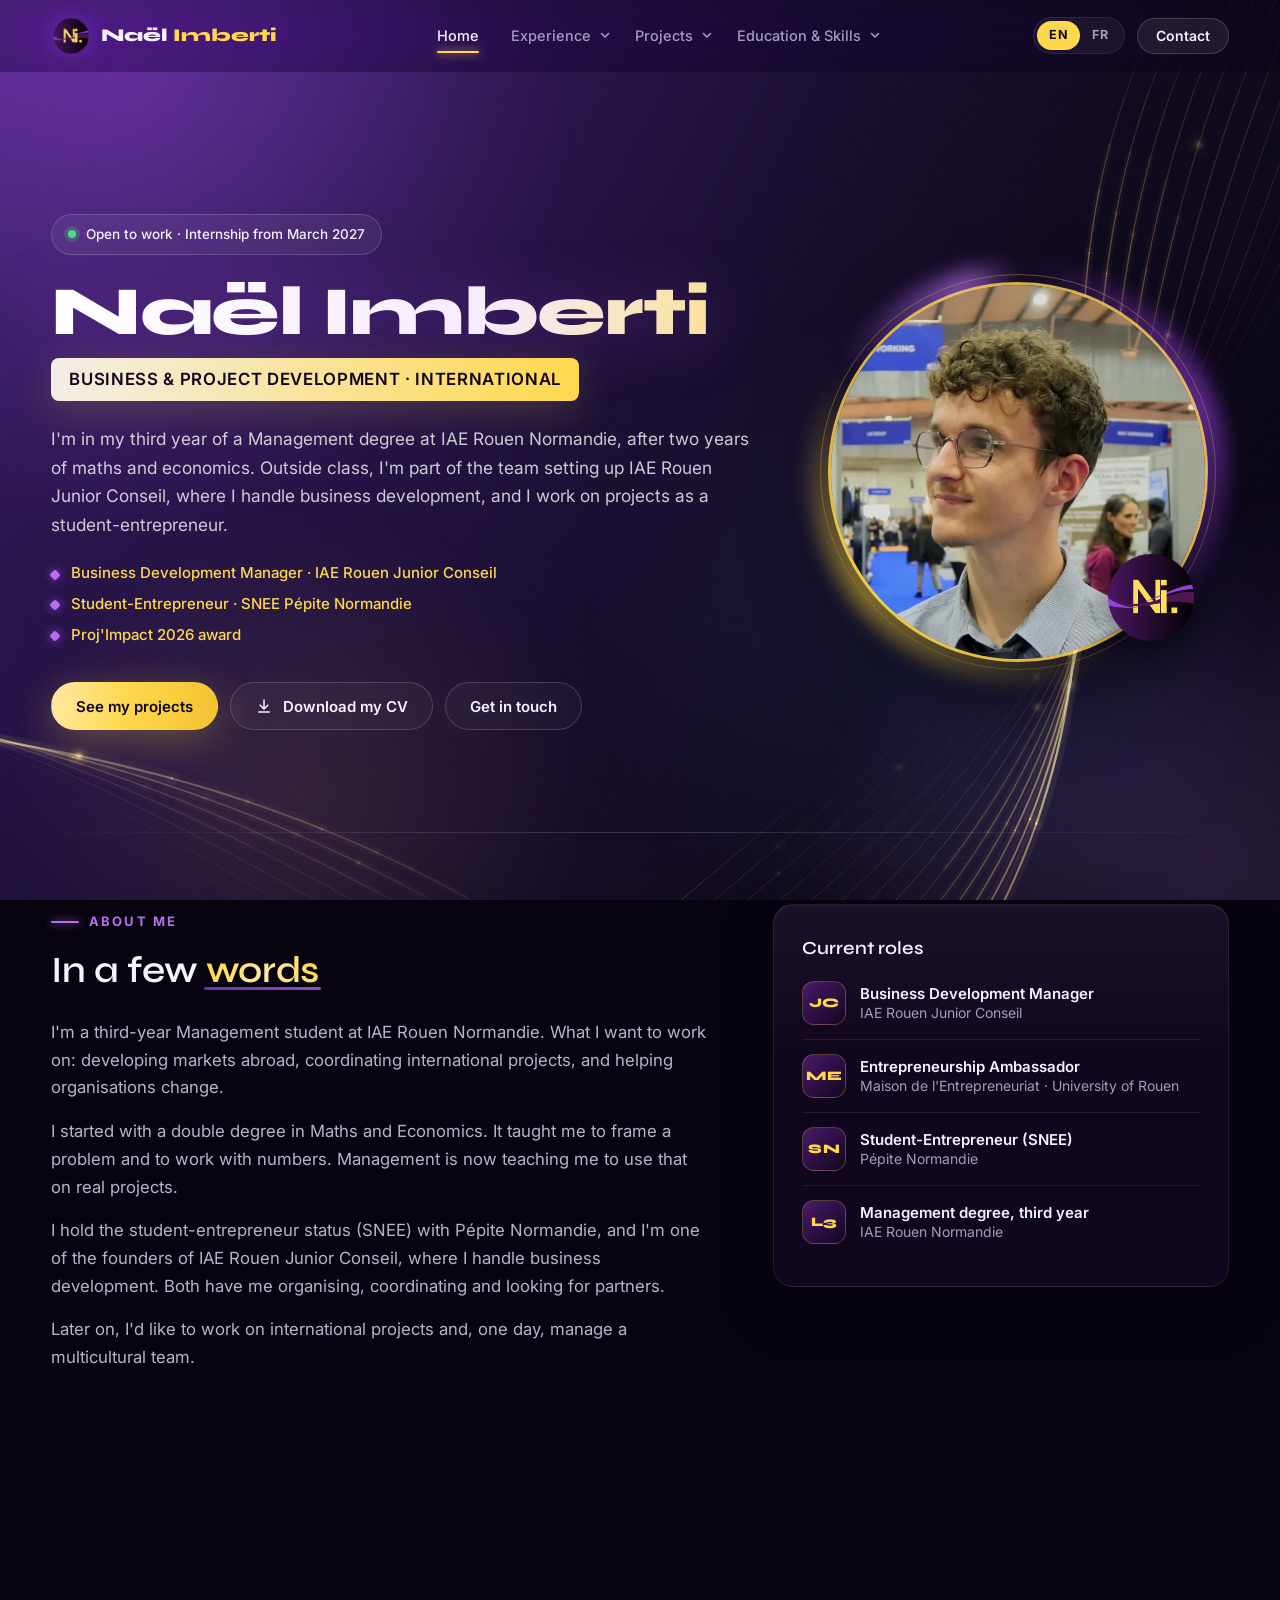
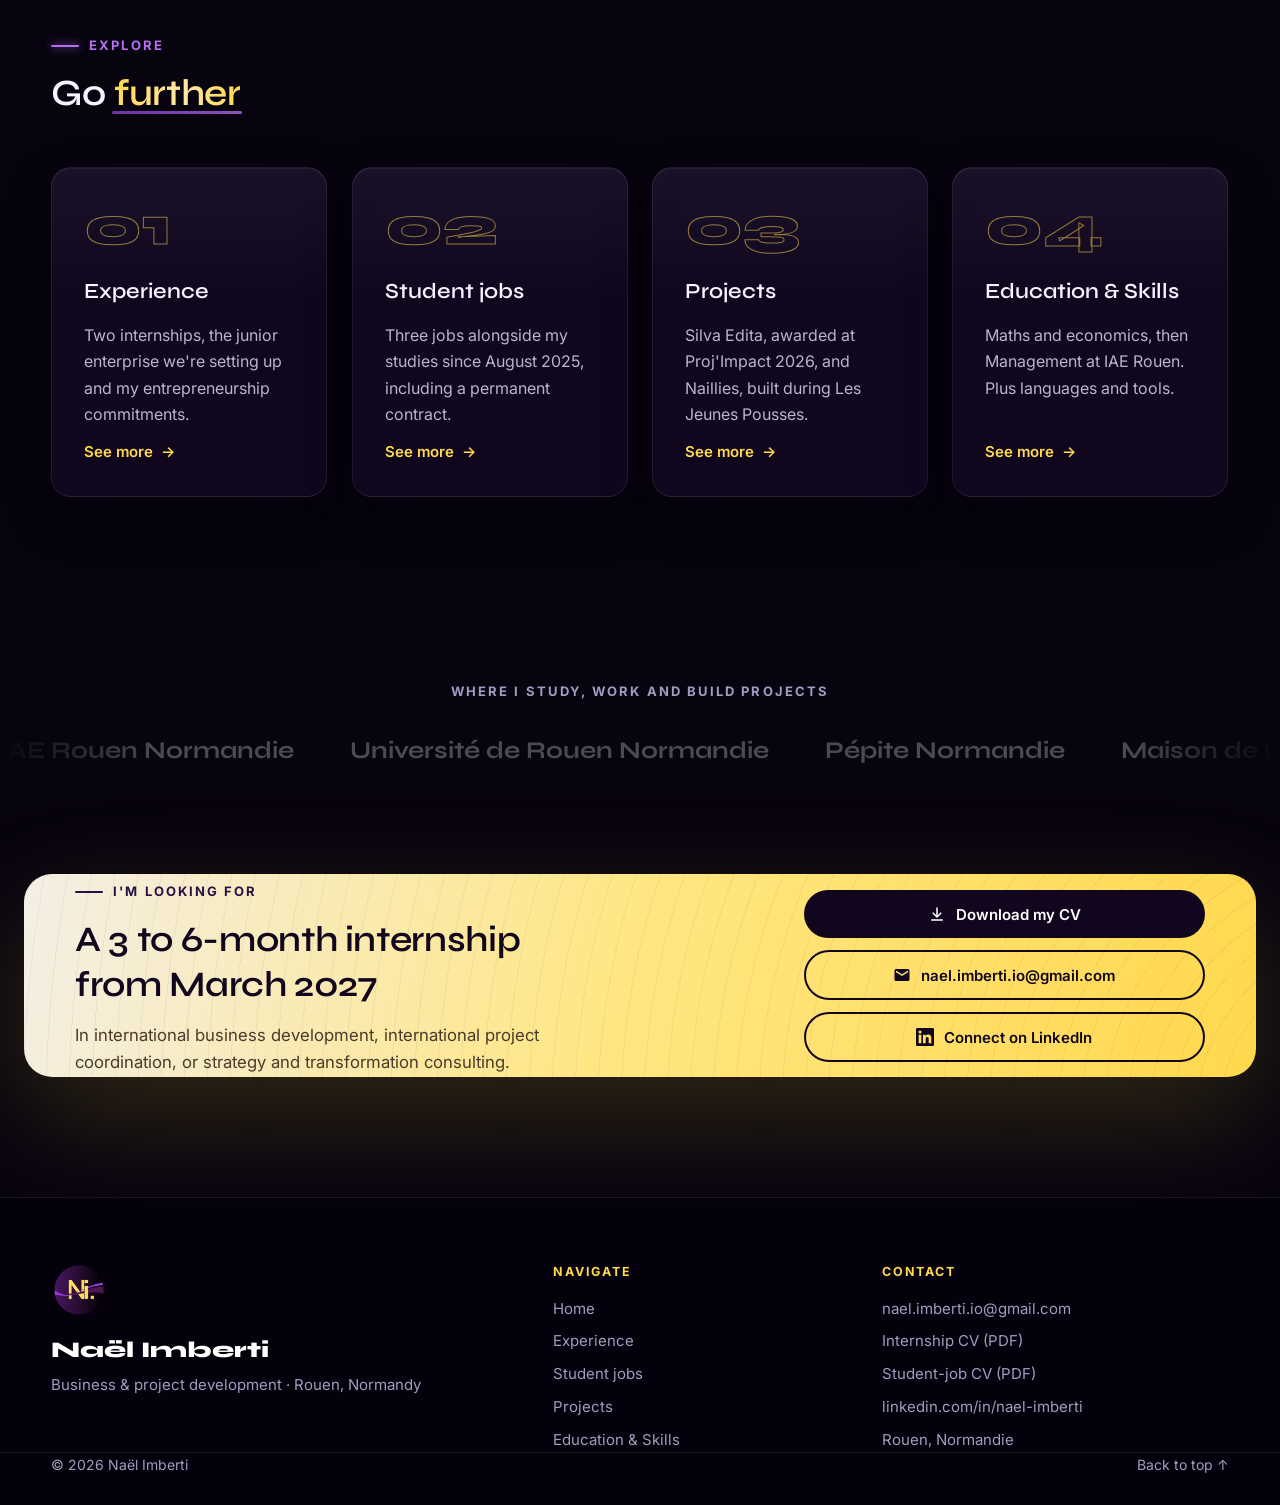
<file: index.html>
<!doctype html>
<html lang="en">
<head>
  <meta charset="utf-8">
  <meta name="viewport" content="width=device-width, initial-scale=1">
  <title>Naël Imberti · Business Developer in training</title>
  <meta name="description" content="Naël Imberti, Business Development &amp; Management student at IAE Rouen Normandie, student-entrepreneur (SNEE · Pépite Normandie). Looking for a 3 to 6-month internship starting March 2027.">
  <meta name="author" content="Naël Imberti">
  <meta name="theme-color" content="#12061f">
  <meta name="color-scheme" content="dark">
  <link rel="icon" type="image/png" href="favicon.png">
  <link rel="apple-touch-icon" href="assets/img/apple-touch-icon.png">
  <meta property="og:type" content="website">
  <meta property="og:title" content="Naël Imberti · Business Developer in training">
  <meta property="og:description" content="Naël Imberti, Business Development &amp; Management student at IAE Rouen Normandie, student-entrepreneur (SNEE · Pépite Normandie). Looking for a 3 to 6-month internship starting March 2027.">
  <meta property="og:image" content="https://naelimberti.github.io/porte-folio/assets/img/og-image.jpg">
  <meta property="og:url" content="https://naelimberti.github.io/porte-folio/">
  <link rel="canonical" href="https://naelimberti.github.io/porte-folio/">
  <meta name="twitter:card" content="summary_large_image">
  <link rel="preconnect" href="https://fonts.googleapis.com">
  <link rel="preconnect" href="https://fonts.gstatic.com" crossorigin>
  <link href="https://fonts.googleapis.com/css2?family=Syne:wght@600;700;800&family=Inter:wght@400;500;600;700&display=swap" rel="stylesheet">
  <link rel="stylesheet" href="assets/css/style.css">
  <noscript><style>.curtain{display:none!important}</style></noscript>
</head>
<body data-page="home">

<!-- Ambient background: gradient, aurora, golden ribbon (canvas), vignette, grain -->
<div class="ambient" aria-hidden="true">
  <div class="ambient__base"></div>
  <div class="ambient__aurora"><span class="a1"></span><span class="a2"></span><span class="a3"></span><span class="a4"></span></div>
  <canvas class="ambient__ribbon" id="ribbon"></canvas>
  <div class="ambient__vignette"></div>
  <div class="ambient__grain"></div>
</div>

<!-- Page transition curtain (lifts on load, drops before leaving) -->
<div class="curtain" aria-hidden="true">
  <div class="curtain__gold"></div>
  <div class="curtain__main">
    <div class="curtain__inner">
      <div class="curtain__mark">
        <svg class="curtain__ring" viewBox="0 0 120 120"><circle cx="60" cy="60" r="56"/></svg>
        <img src="assets/img/logo-round.png" alt="" width="84" height="84">
      </div>
      <span class="curtain__label"></span>
    </div>
  </div>
</div>

<a class="skip" href="#main" data-i18n="skip">Skip to content</a>

<!-- ───────── HEADER ───────── -->
<header class="header" id="top">
  <div class="container header__inner">
    <a href="index.html" class="brand" aria-label="Naël Imberti, home">
      <img src="assets/img/logo-round.png" alt="" width="40" height="40">
      <span>Naël <strong>Imberti</strong></span>
    </a>

    <nav class="nav" id="nav" aria-label="Main">
      <a href="index.html" class="is-active" aria-current="page" data-i18n="nav.home">Home</a>
      <div class="nav__item has-sub">
        <a href="experience.html" data-i18n="nav.experience">Experience</a>
        <button type="button" class="nav__toggle" aria-expanded="false" aria-label="Experience: submenu"><svg viewBox="0 0 12 12" width="12" height="12" aria-hidden="true"><path d="M2.5 4.5 6 8l3.5-3.5" fill="none" stroke="currentColor" stroke-width="1.6" stroke-linecap="round" stroke-linejoin="round"/></svg></button>
        <div class="nav__sub">
          <a href="experience.html" data-i18n="nav.internships">Internships &amp; experience</a>
          <a href="jobs.html" data-i18n="nav.jobs">Student jobs</a>
        </div>
      </div>
      <div class="nav__item has-sub">
        <a href="projects.html" data-i18n="nav.projects">Projects</a>
        <button type="button" class="nav__toggle" aria-expanded="false" aria-label="Projects: submenu"><svg viewBox="0 0 12 12" width="12" height="12" aria-hidden="true"><path d="M2.5 4.5 6 8l3.5-3.5" fill="none" stroke="currentColor" stroke-width="1.6" stroke-linecap="round" stroke-linejoin="round"/></svg></button>
        <div class="nav__sub">
          <a href="projects.html" data-i18n="nav.allprojects">All projects</a>
          <a href="projects/silva-edita.html">Silva Edita</a>
          <a href="projects/jeunes-pousses.html">Naillies · Les Jeunes Pousses</a>
        </div>
      </div>
      <div class="nav__item has-sub">
        <a href="education.html" data-i18n="nav.eduskills">Education &amp; Skills</a>
        <button type="button" class="nav__toggle" aria-expanded="false" aria-label="Education &amp; Skills: submenu"><svg viewBox="0 0 12 12" width="12" height="12" aria-hidden="true"><path d="M2.5 4.5 6 8l3.5-3.5" fill="none" stroke="currentColor" stroke-width="1.6" stroke-linecap="round" stroke-linejoin="round"/></svg></button>
        <div class="nav__sub">
          <a href="education.html" data-i18n="nav.course">My studies</a>
          <a href="education.html#skills" data-i18n="nav.skills2">Skills &amp; languages</a>
        </div>
      </div>
      <a href="#contact" class="nav__cta-mobile" data-i18n="nav.contact">Contact</a>
    </nav>

    <div class="header__actions">
      <div class="lang" role="group" aria-label="Language">
        <button type="button" class="lang__btn" data-lang="en" aria-pressed="true">EN</button>
        <button type="button" class="lang__btn" data-lang="fr" aria-pressed="false">FR</button>
      </div>
      <a href="#contact" class="btn btn--primary btn--sm header__cta" data-i18n="nav.contact">Contact</a>
      <button type="button" class="burger" aria-label="Menu" aria-expanded="false" aria-controls="nav">
        <span></span><span></span><span></span>
      </button>
    </div>
  </div>
  <div class="progress" aria-hidden="true"></div>
</header>

<main id="main">

<!-- ───────── HERO ───────── -->
<section class="hero">
  <div class="container hero__inner">
    <div class="hero__text">
      <p class="pill pill--live"><span class="dot"></span><span data-i18n="hero.status">Open to work · Internship from March 2027</span></p>
      <h1 class="hero__name">Naël Imberti</h1>
      <p class="hero__role" data-i18n="hero.role">Business &amp; project development · International</p>
      <p class="hero__lead" data-i18n="hero.lead">I'm in my third year of a Management degree at IAE Rouen Normandie, after two years of maths and economics. Outside class, I'm part of the team setting up IAE Rouen Junior Conseil, where I handle business development, and I work on projects as a student-entrepreneur.</p>
      <ul class="hero__tags">
        <li data-i18n="hero.tag1">Business Development Manager · IAE Rouen Junior Conseil</li>
        <li data-i18n="hero.tag2">Student-Entrepreneur · SNEE Pépite Normandie</li>
        <li data-i18n="hero.tag3">Proj'Impact 2026 award</li>
      </ul>
      <div class="hero__ctas">
        <a href="projects.html" class="btn btn--gold" data-i18n="hero.cta1">See my projects</a>
        <a class="btn btn--ghost" href="assets/cv/CV_Nael_Imberti_EN.pdf" download="CV_Nael_Imberti_EN.pdf" data-lang-only="en"><svg viewBox="0 0 24 24" width="18" height="18" aria-hidden="true"><path fill="currentColor" d="M12 3a1 1 0 0 1 1 1v9.6l3.3-3.3a1 1 0 1 1 1.4 1.4l-5 5a1 1 0 0 1-1.4 0l-5-5a1 1 0 1 1 1.4-1.4l3.3 3.3V4a1 1 0 0 1 1-1ZM5 19h14a1 1 0 1 1 0 2H5a1 1 0 1 1 0-2Z"/></svg> <span>Download my CV</span></a>
        <a class="btn btn--ghost" href="assets/cv/CV_Nael_Imberti_FR.pdf" download="CV_Nael_Imberti_FR.pdf" data-lang-only="fr" lang="fr"><svg viewBox="0 0 24 24" width="18" height="18" aria-hidden="true"><path fill="currentColor" d="M12 3a1 1 0 0 1 1 1v9.6l3.3-3.3a1 1 0 1 1 1.4 1.4l-5 5a1 1 0 0 1-1.4 0l-5-5a1 1 0 1 1 1.4-1.4l3.3 3.3V4a1 1 0 0 1 1-1ZM5 19h14a1 1 0 1 1 0 2H5a1 1 0 1 1 0-2Z"/></svg> <span>Télécharger mon CV</span></a>
        <a href="#contact" class="btn btn--ghost btn--hide-sm" data-i18n="hero.cta2">Get in touch</a>
      </div>
    </div>
    <div class="hero__visual">
      <div class="portrait">
        <img src="assets/img/nael.webp" alt="Portrait of Naël Imberti" width="720" height="720">
        <img class="portrait__logo" src="assets/img/logo-round.png" alt="" width="96" height="96">
      </div>
    </div>
  </div>
</section>

<!-- ───────── ABOUT ───────── -->
<section class="section section--tint" id="about">
  <div class="container about">
    <div class="about__text reveal">
      <p class="eyebrow" data-i18n="about.eyebrow">About me</p>
      <h2 class="title" data-i18n="about.title">In a few <span class="hl">words</span></h2>
      <p data-i18n="about.p1">I'm a third-year Management student at IAE Rouen Normandie. What I want to work on: developing markets abroad, coordinating international projects, and helping organisations change.</p>
      <p data-i18n="about.p2">I started with a double degree in Maths and Economics. It taught me to frame a problem and to work with numbers. Management is now teaching me to use that on real projects.</p>
      <p data-i18n="about.p3">I hold the student-entrepreneur status (SNEE) with Pépite Normandie, and I'm one of the founders of IAE Rouen Junior Conseil, where I handle business development. Both have me organising, coordinating and looking for partners.</p>
      <p data-i18n="about.p4">Later on, I'd like to work on international projects and, one day, manage a multicultural team.</p>
    </div>
    <aside class="roles reveal">
      <h3 class="roles__title" data-i18n="about.rolesTitle">Current roles</h3>
      <ul>
        <li>
          <span class="roles__ico">JC</span>
          <div><strong data-i18n="role.jc">Business Development Manager</strong><span>IAE Rouen Junior Conseil</span></div>
        </li>
        <li>
          <span class="roles__ico">ME</span>
          <div><strong data-i18n="role.amb">Entrepreneurship Ambassador</strong><span data-i18n="role.ambOrg">Maison de l'Entrepreneuriat · University of Rouen</span></div>
        </li>
        <li>
          <span class="roles__ico">SN</span>
          <div><strong data-i18n="role.snee">Student-Entrepreneur (SNEE)</strong><span>Pépite Normandie</span></div>
        </li>
        <li>
          <span class="roles__ico">L3</span>
          <div><strong data-i18n="role.l3">Management degree, third year</strong><span>IAE Rouen Normandie</span></div>
        </li>
      </ul>
    </aside>
  </div>
</section>

<!-- ───────── EXPLORE ───────── -->
<section class="section" id="explore">
  <div class="container">
    <div class="section__head reveal">
      <p class="eyebrow" data-i18n="explore.eyebrow">Explore</p>
      <h2 class="title" data-i18n="explore.title">Go <span class="hl">further</span></h2>
    </div>
    <div class="explore" data-stagger>
      <a class="explore__card" href="experience.html">
        <span class="explore__num">01</span>
        <h3 data-i18n="nav.experience">Experience</h3>
        <p data-i18n="ex1.text">Two internships, the junior enterprise we're setting up and my entrepreneurship commitments.</p>
        <span class="explore__cta"><span data-i18n="explore.cta">See more</span> <span aria-hidden="true">→</span></span>
      </a>
      <a class="explore__card" href="jobs.html">
        <span class="explore__num">02</span>
        <h3 data-i18n="nav.jobs">Student jobs</h3>
        <p data-i18n="exJ.text">Three jobs alongside my studies since August 2025, including a permanent contract.</p>
        <span class="explore__cta"><span data-i18n="explore.cta">See more</span> <span aria-hidden="true">→</span></span>
      </a>
      <a class="explore__card" href="projects.html">
        <span class="explore__num">03</span>
        <h3 data-i18n="nav.projects">Projects</h3>
        <p data-i18n="ex2.text">Silva Edita, awarded at Proj'Impact 2026, and Naillies, built during Les Jeunes Pousses.</p>
        <span class="explore__cta"><span data-i18n="explore.cta">See more</span> <span aria-hidden="true">→</span></span>
      </a>
      <a class="explore__card" href="education.html">
        <span class="explore__num">04</span>
        <h3 data-i18n="nav.eduskills">Education &amp; Skills</h3>
        <p data-i18n="ex3.text">Maths and economics, then Management at IAE Rouen. Plus languages and tools.</p>
        <span class="explore__cta"><span data-i18n="explore.cta">See more</span> <span aria-hidden="true">→</span></span>
      </a>
    </div>
  </div>
</section>

<!-- ───────── ECOSYSTEM ───────── -->
<section class="eco" aria-labelledby="eco-title">
  <div class="container">
    <p class="eco__title" id="eco-title" data-i18n="eco.title">Where I study, work and build projects</p>
  </div>
  <div class="marquee">
    <div class="marquee__track">
      <span>IAE Rouen Normandie</span><span>Université de Rouen Normandie</span><span>Pépite Normandie</span><span>Maison de l'Entrepreneuriat</span><span>IAE Rouen Junior Conseil</span><span>Boc Lab</span><span>Proj'Impact</span><span>Les Jeunes Pousses</span>
      <span aria-hidden="true">IAE Rouen Normandie</span><span aria-hidden="true">Université de Rouen Normandie</span><span aria-hidden="true">Pépite Normandie</span><span aria-hidden="true">Maison de l'Entrepreneuriat</span><span aria-hidden="true">IAE Rouen Junior Conseil</span><span aria-hidden="true">Boc Lab</span><span aria-hidden="true">Proj'Impact</span><span aria-hidden="true">Les Jeunes Pousses</span>
    </div>
  </div>
</section>

<!-- ───────── CTA / CONTACT ───────── -->
<section class="cta" id="contact">
  <div class="container cta__inner reveal">
    <div>
      <p class="eyebrow eyebrow--dark" data-i18n="cta.eyebrow">I'm looking for</p>
      <h2 class="cta__title" data-i18n="cta.title">A 3 to 6-month internship from March 2027</h2>
      <p class="cta__text" data-i18n="cta.text">In international business development, international project coordination, or strategy and transformation consulting.</p>
    </div>
    <div class="cta__actions">
      <a class="btn btn--dark" href="assets/cv/CV_Nael_Imberti_EN.pdf" download="CV_Nael_Imberti_EN.pdf" data-lang-only="en"><svg viewBox="0 0 24 24" width="18" height="18" aria-hidden="true"><path fill="currentColor" d="M12 3a1 1 0 0 1 1 1v9.6l3.3-3.3a1 1 0 1 1 1.4 1.4l-5 5a1 1 0 0 1-1.4 0l-5-5a1 1 0 1 1 1.4-1.4l3.3 3.3V4a1 1 0 0 1 1-1ZM5 19h14a1 1 0 1 1 0 2H5a1 1 0 1 1 0-2Z"/></svg> <span>Download my CV</span></a>
      <a class="btn btn--dark" href="assets/cv/CV_Nael_Imberti_FR.pdf" download="CV_Nael_Imberti_FR.pdf" data-lang-only="fr" lang="fr"><svg viewBox="0 0 24 24" width="18" height="18" aria-hidden="true"><path fill="currentColor" d="M12 3a1 1 0 0 1 1 1v9.6l3.3-3.3a1 1 0 1 1 1.4 1.4l-5 5a1 1 0 0 1-1.4 0l-5-5a1 1 0 1 1 1.4-1.4l3.3 3.3V4a1 1 0 0 1 1-1ZM5 19h14a1 1 0 1 1 0 2H5a1 1 0 1 1 0-2Z"/></svg> <span>Télécharger mon CV</span></a>
      <a class="btn btn--outline-dark" href="mailto:nael.imberti.io@gmail.com">
        <svg viewBox="0 0 24 24" width="18" height="18" aria-hidden="true"><path fill="currentColor" d="M20 4H4a2 2 0 0 0-2 2v12a2 2 0 0 0 2 2h16a2 2 0 0 0 2-2V6a2 2 0 0 0-2-2Zm0 4.2-8 5-8-5V6l8 5 8-5v2.2Z"/></svg>
        nael.imberti.io@gmail.com
      </a>
      <a class="btn btn--outline-dark" href="https://www.linkedin.com/in/nael-imberti/" target="_blank" rel="noopener">
        <svg viewBox="0 0 24 24" width="18" height="18" aria-hidden="true"><path fill="currentColor" d="M20.45 20.45h-3.56v-5.57c0-1.33-.02-3.04-1.85-3.04-1.85 0-2.14 1.45-2.14 2.94v5.67H9.34V9h3.42v1.56h.05c.48-.9 1.64-1.85 3.37-1.85 3.6 0 4.27 2.37 4.27 5.46v6.28ZM5.34 7.43a2.06 2.06 0 1 1 0-4.13 2.06 2.06 0 0 1 0 4.13ZM7.12 20.45H3.56V9h3.56v11.45ZM22.22 0H1.77C.79 0 0 .77 0 1.73v20.54C0 23.23.79 24 1.77 24h20.45c.98 0 1.78-.77 1.78-1.73V1.73C24 .77 23.2 0 22.22 0Z"/></svg>
        <span data-i18n="cta.linkedin">Connect on LinkedIn</span>
      </a>
    </div>
  </div>
</section>

</main>

<!-- ───────── FOOTER ───────── -->
<footer class="footer">
  <div class="container footer__grid">
    <div class="footer__brand">
      <img src="assets/img/logo-round.png" alt="" width="56" height="56" loading="lazy">
      <p class="footer__name">Naël Imberti</p>
      <p class="footer__tag" data-i18n="footer.tag">Business &amp; project development · Rouen, Normandy</p>
    </div>
    <div>
      <p class="footer__h" data-i18n="footer.nav">Navigate</p>
      <ul class="footer__links">
        <li><a href="index.html" data-i18n="nav.home">Home</a></li>
        <li><a href="experience.html" data-i18n="nav.experience">Experience</a></li>
        <li><a href="jobs.html" data-i18n="nav.jobs">Student jobs</a></li>
        <li><a href="projects.html" data-i18n="nav.projects">Projects</a></li>
        <li><a href="education.html" data-i18n="nav.eduskills">Education &amp; Skills</a></li>
      </ul>
    </div>
    <div>
      <p class="footer__h" data-i18n="footer.contact">Contact</p>
      <ul class="footer__links">
        <li><a href="mailto:nael.imberti.io@gmail.com">nael.imberti.io@gmail.com</a></li>
        <li><a href="assets/cv/CV_Nael_Imberti_EN.pdf" download data-lang-only="en">Internship CV (PDF)</a><a href="assets/cv/CV_Nael_Imberti_FR.pdf" download data-lang-only="fr" lang="fr">CV stage (PDF)</a></li>
        <li><a href="assets/cv/CV_Job_Etudiant_Nael_Imberti_EN.pdf" download data-lang-only="en">Student-job CV (PDF)</a><a href="assets/cv/CV_Job_Etudiant_Nael_Imberti_FR.pdf" download data-lang-only="fr" lang="fr">CV job étudiant (PDF)</a></li>
        <li><a href="https://www.linkedin.com/in/nael-imberti/" target="_blank" rel="noopener">linkedin.com/in/nael-imberti</a></li>
        <li>Rouen, Normandie</li>
      </ul>
    </div>
  </div>
  <div class="container footer__bottom">
    <p>© <span id="year">2026</span> Naël Imberti</p>
    <a href="#top" data-i18n="footer.top">Back to top ↑</a>
  </div>
</footer>

<script src="assets/js/main.js" defer></script>
</body>
</html>
</file>
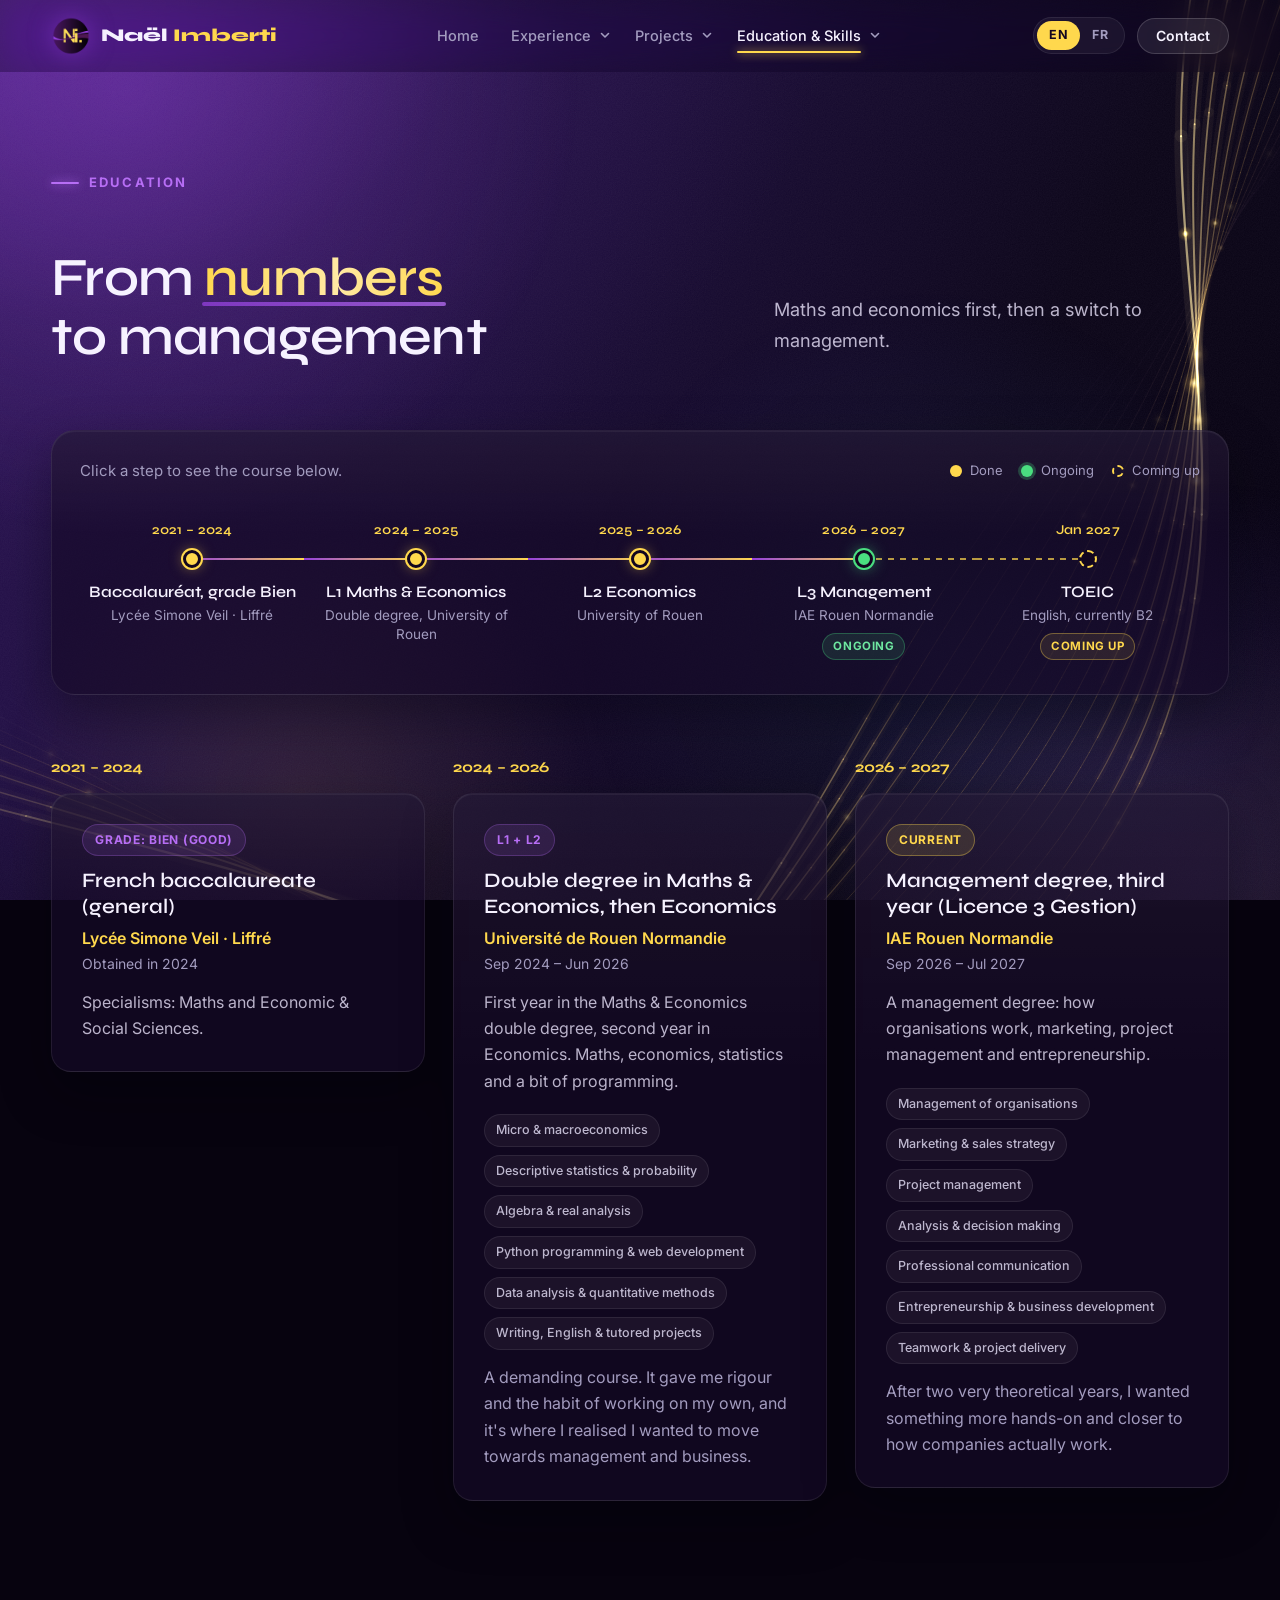
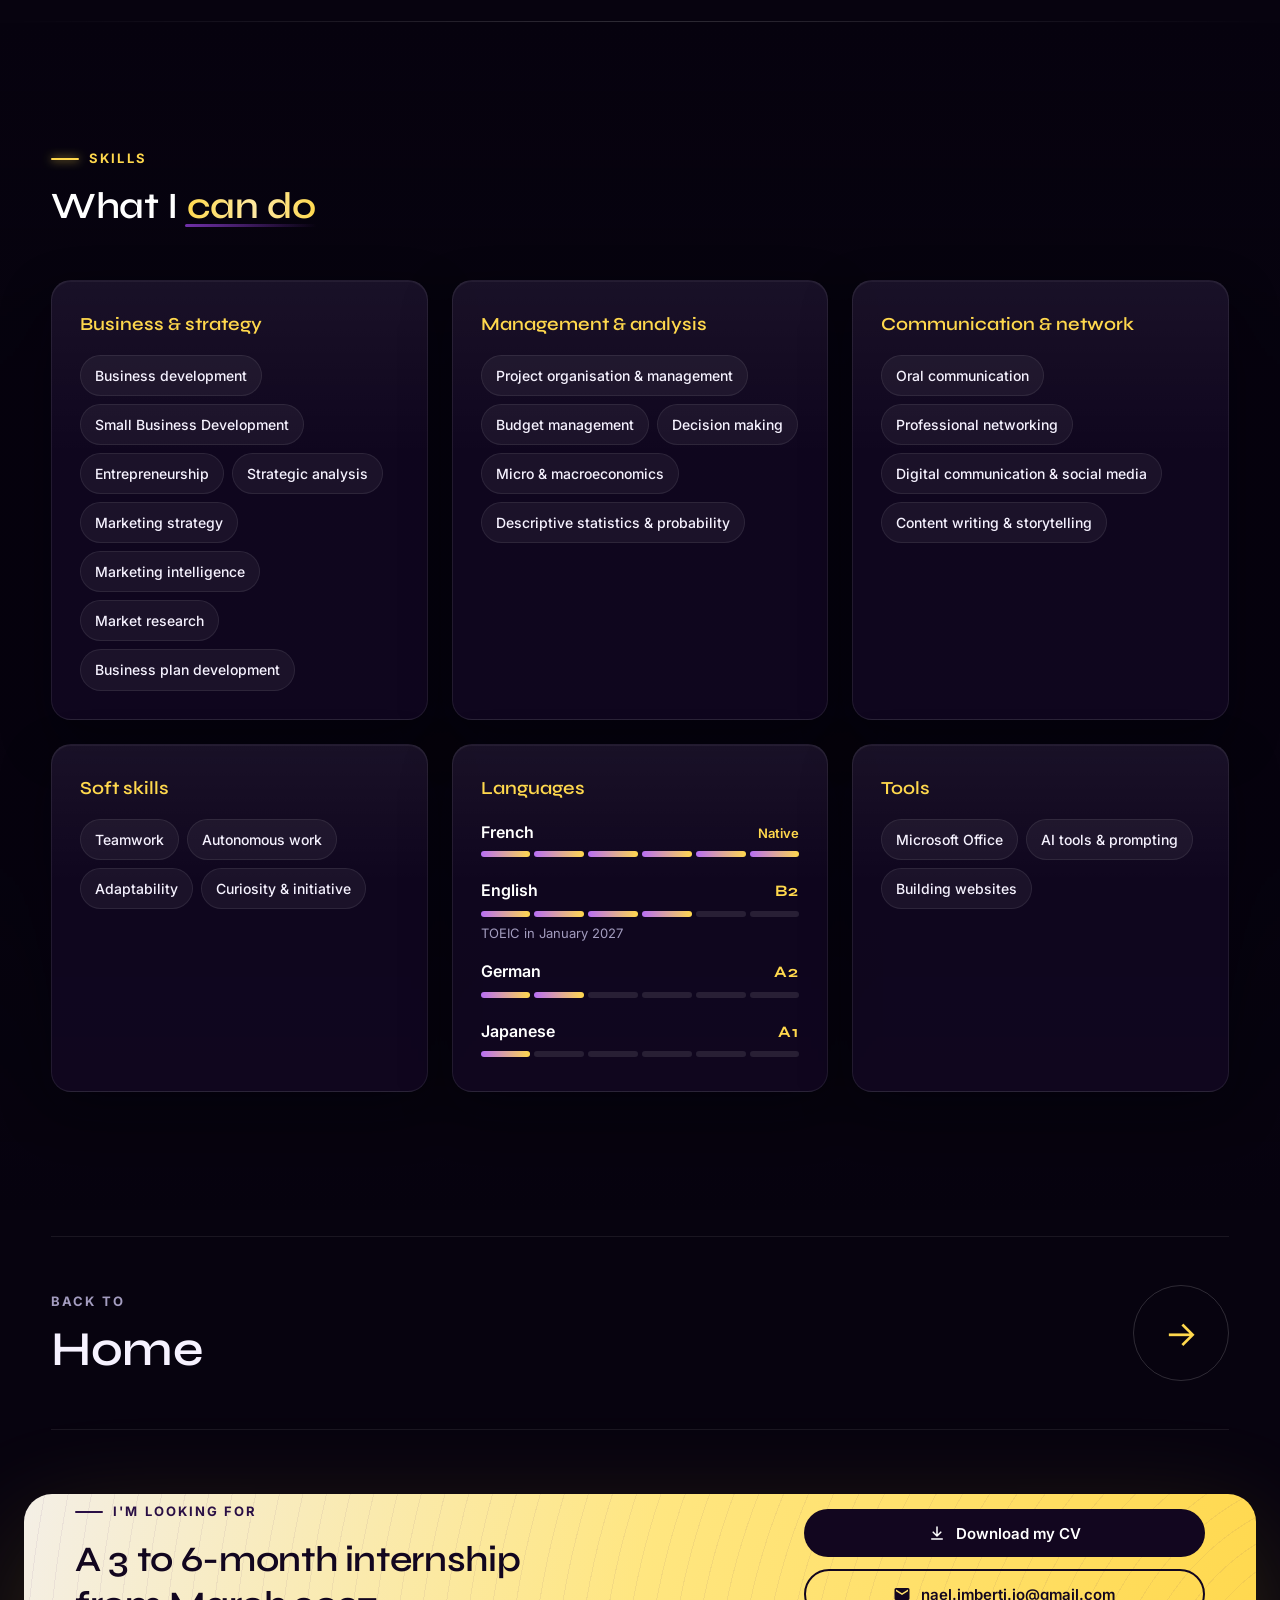
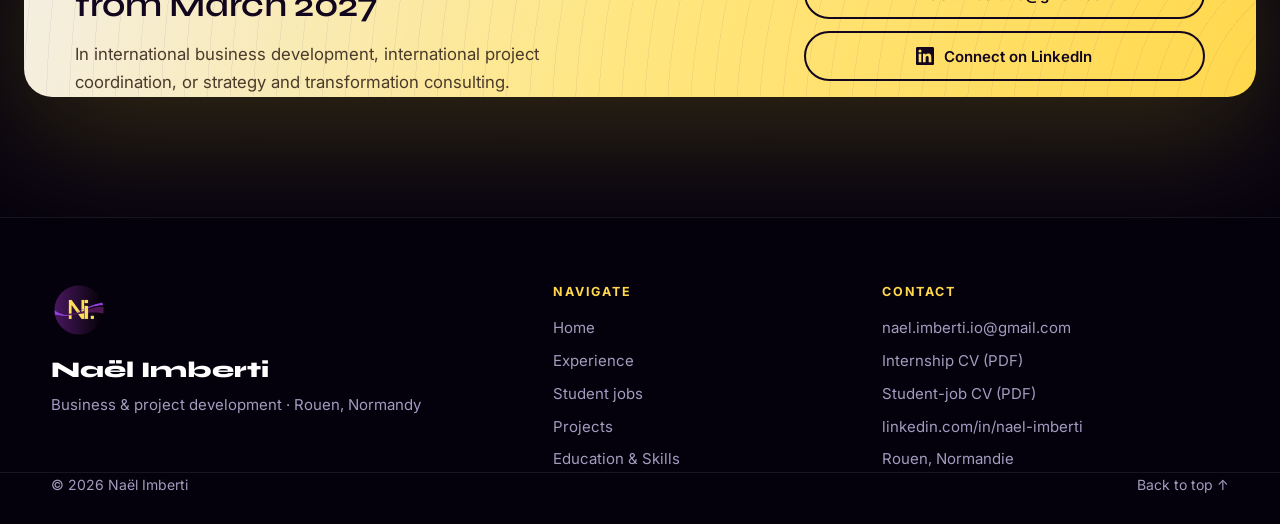
<file: education.html>
<!doctype html>
<html lang="en">
<head>
  <meta charset="utf-8">
  <meta name="viewport" content="width=device-width, initial-scale=1">
  <title>Education &amp; Skills · Naël Imberti</title>
  <meta name="description" content="Education and skills of Naël Imberti: Licence 3 Gestion at IAE Rouen Normandie, Double Degree in Mathematics &amp; Economics.">
  <meta name="author" content="Naël Imberti">
  <meta name="theme-color" content="#12061f">
  <meta name="color-scheme" content="dark">
  <link rel="icon" type="image/png" href="favicon.png">
  <link rel="apple-touch-icon" href="assets/img/apple-touch-icon.png">
  <meta property="og:type" content="website">
  <meta property="og:title" content="Education &amp; Skills · Naël Imberti">
  <meta property="og:description" content="Education and skills of Naël Imberti: Licence 3 Gestion at IAE Rouen Normandie, Double Degree in Mathematics &amp; Economics.">
  <meta property="og:image" content="https://naelimberti.github.io/porte-folio/assets/img/og-image.jpg">
  <meta property="og:url" content="https://naelimberti.github.io/porte-folio/education.html">
  <link rel="canonical" href="https://naelimberti.github.io/porte-folio/education.html">
  <meta name="twitter:card" content="summary_large_image">
  <link rel="preconnect" href="https://fonts.googleapis.com">
  <link rel="preconnect" href="https://fonts.gstatic.com" crossorigin>
  <link href="https://fonts.googleapis.com/css2?family=Syne:wght@600;700;800&family=Inter:wght@400;500;600;700&display=swap" rel="stylesheet">
  <link rel="stylesheet" href="assets/css/style.css">
  <noscript><style>.curtain{display:none!important}</style></noscript>
</head>
<body data-page="education">

<!-- Ambient background: gradient, aurora, golden ribbon (canvas), vignette, grain -->
<div class="ambient" aria-hidden="true">
  <div class="ambient__base"></div>
  <div class="ambient__aurora"><span class="a1"></span><span class="a2"></span><span class="a3"></span><span class="a4"></span></div>
  <canvas class="ambient__ribbon" id="ribbon"></canvas>
  <div class="ambient__vignette"></div>
  <div class="ambient__grain"></div>
</div>

<!-- Page transition curtain (lifts on load, drops before leaving) -->
<div class="curtain" aria-hidden="true">
  <div class="curtain__gold"></div>
  <div class="curtain__main">
    <div class="curtain__inner">
      <div class="curtain__mark">
        <svg class="curtain__ring" viewBox="0 0 120 120"><circle cx="60" cy="60" r="56"/></svg>
        <img src="assets/img/logo-round.png" alt="" width="84" height="84">
      </div>
      <span class="curtain__label"></span>
    </div>
  </div>
</div>

<a class="skip" href="#main" data-i18n="skip">Skip to content</a>

<!-- ───────── HEADER ───────── -->
<header class="header" id="top">
  <div class="container header__inner">
    <a href="index.html" class="brand" aria-label="Naël Imberti, home">
      <img src="assets/img/logo-round.png" alt="" width="40" height="40">
      <span>Naël <strong>Imberti</strong></span>
    </a>

    <nav class="nav" id="nav" aria-label="Main">
      <a href="index.html" data-i18n="nav.home">Home</a>
      <div class="nav__item has-sub">
        <a href="experience.html" data-i18n="nav.experience">Experience</a>
        <button type="button" class="nav__toggle" aria-expanded="false" aria-label="Experience: submenu"><svg viewBox="0 0 12 12" width="12" height="12" aria-hidden="true"><path d="M2.5 4.5 6 8l3.5-3.5" fill="none" stroke="currentColor" stroke-width="1.6" stroke-linecap="round" stroke-linejoin="round"/></svg></button>
        <div class="nav__sub">
          <a href="experience.html" data-i18n="nav.internships">Internships &amp; experience</a>
          <a href="jobs.html" data-i18n="nav.jobs">Student jobs</a>
        </div>
      </div>
      <div class="nav__item has-sub">
        <a href="projects.html" data-i18n="nav.projects">Projects</a>
        <button type="button" class="nav__toggle" aria-expanded="false" aria-label="Projects: submenu"><svg viewBox="0 0 12 12" width="12" height="12" aria-hidden="true"><path d="M2.5 4.5 6 8l3.5-3.5" fill="none" stroke="currentColor" stroke-width="1.6" stroke-linecap="round" stroke-linejoin="round"/></svg></button>
        <div class="nav__sub">
          <a href="projects.html" data-i18n="nav.allprojects">All projects</a>
          <a href="projects/silva-edita.html">Silva Edita</a>
          <a href="projects/jeunes-pousses.html">Naillies · Les Jeunes Pousses</a>
        </div>
      </div>
      <div class="nav__item has-sub">
        <a href="education.html" class="is-active" aria-current="page" data-i18n="nav.eduskills">Education &amp; Skills</a>
        <button type="button" class="nav__toggle" aria-expanded="false" aria-label="Education &amp; Skills: submenu"><svg viewBox="0 0 12 12" width="12" height="12" aria-hidden="true"><path d="M2.5 4.5 6 8l3.5-3.5" fill="none" stroke="currentColor" stroke-width="1.6" stroke-linecap="round" stroke-linejoin="round"/></svg></button>
        <div class="nav__sub">
          <a href="education.html" data-i18n="nav.course">My studies</a>
          <a href="education.html#skills" data-i18n="nav.skills2">Skills &amp; languages</a>
        </div>
      </div>
      <a href="#contact" class="nav__cta-mobile" data-i18n="nav.contact">Contact</a>
    </nav>

    <div class="header__actions">
      <div class="lang" role="group" aria-label="Language">
        <button type="button" class="lang__btn" data-lang="en" aria-pressed="true">EN</button>
        <button type="button" class="lang__btn" data-lang="fr" aria-pressed="false">FR</button>
      </div>
      <a href="#contact" class="btn btn--primary btn--sm header__cta" data-i18n="nav.contact">Contact</a>
      <button type="button" class="burger" aria-label="Menu" aria-expanded="false" aria-controls="nav">
        <span></span><span></span><span></span>
      </button>
    </div>
  </div>
  <div class="progress" aria-hidden="true"></div>
</header>

<main id="main">

<!-- ───────── PAGE HERO ───────── -->
<section class="page-hero">
  <div class="container page-hero__grid">
    <div class="page-hero__text">
      <p class="eyebrow" data-i18n="edu.eyebrow">Education</p>
      <h1 class="page-hero__title" data-i18n="edu.title">From <span class="hl">numbers</span> to management</h1>
      <p class="page-hero__lead" data-i18n="edu.lead">Maths and economics first, then a switch to management.</p>
    </div>
  </div>
</section>

<section class="section section--flush">
  <div class="container">
    <div class="tl-wrap reveal">
      <div class="tl-head">
        <p class="tl-hint" data-i18n="tl.hintEdu">Click a step to see the course below.</p>
        <ul class="tl-legend"><li class="is-past" data-i18n="tl.past">Done</li><li class="is-now" data-i18n="tl.now">Ongoing</li><li class="is-next" data-i18n="tl.next">Coming up</li></ul>
      </div>
      <div class="tl-group">
        <ol class="tl" style="--n: 5">
          <li class="tl__stop is-past"><button type="button" class="tl__btn" data-target="edu-bac"><span class="tl__date">2021 – 2024</span><span class="tl__dot" aria-hidden="true"></span><span class="tl__title" data-i18n="tl.d1t">Baccalauréat, grade Bien</span><span class="tl__sub">Lycée Simone Veil · Liffré</span></button></li>
          <li class="tl__stop is-past"><button type="button" class="tl__btn" data-target="edu-dl"><span class="tl__date">2024 – 2025</span><span class="tl__dot" aria-hidden="true"></span><span class="tl__title" data-i18n="tl.d2t">L1 Maths &amp; Economics</span><span class="tl__sub" data-i18n="tl.d2s">Double degree, University of Rouen</span></button></li>
          <li class="tl__stop is-past"><button type="button" class="tl__btn" data-target="edu-dl"><span class="tl__date">2025 – 2026</span><span class="tl__dot" aria-hidden="true"></span><span class="tl__title" data-i18n="tl.d3t">L2 Economics</span><span class="tl__sub" data-i18n="tl.d3s">University of Rouen</span></button></li>
          <li class="tl__stop is-now"><button type="button" class="tl__btn" data-target="edu-l3"><span class="tl__date">2026 – 2027</span><span class="tl__dot" aria-hidden="true"></span><span class="tl__title" data-i18n="tl.d4t">L3 Management</span><span class="tl__sub">IAE Rouen Normandie</span><span class="tl__badge" data-i18n="tl.now">Ongoing</span></button></li>
          <li class="tl__stop is-next"><div class="tl__btn"><span class="tl__date" data-i18n="tl.d5d">Jan 2027</span><span class="tl__dot" aria-hidden="true"></span><span class="tl__title">TOEIC</span><span class="tl__sub" data-i18n="tl.d5s">English, currently B2</span><span class="tl__badge" data-i18n="tl.next">Coming up</span></div></li>
        </ol>
      </div>
    </div>

    <div class="timeline">
      <article class="timeline__item reveal" id="edu-l3">
        <div class="timeline__date">2026 – 2027</div>
        <div class="card">
          <header class="card__head">
            <span class="badge badge--live" data-i18n="common.current">Current</span>
            <h3 data-i18n="edu1.title">Management degree, third year (Licence 3 Gestion)</h3>
            <p class="card__org">IAE Rouen Normandie</p>
            <p class="card__meta" data-i18n="edu1.meta">Sep 2026 – Jul 2027</p>
          </header>
          <p data-i18n="edu1.p1">A management degree: how organisations work, marketing, project management and entrepreneurship.</p>
          <ul class="chips chips--sm">
            <li data-i18n="edu1.s1">Management of organisations</li>
            <li data-i18n="edu1.s2">Marketing &amp; sales strategy</li>
            <li data-i18n="edu1.s3">Project management</li>
            <li data-i18n="edu1.s4">Analysis &amp; decision making</li>
            <li data-i18n="edu1.s5">Professional communication</li>
            <li data-i18n="edu1.s6">Entrepreneurship &amp; business development</li>
            <li data-i18n="edu1.s7">Teamwork &amp; project delivery</li>
          </ul>
          <p class="muted" data-i18n="edu1.p2">After two very theoretical years, I wanted something more hands-on and closer to how companies actually work.</p>
        </div>
      </article>

      <article class="timeline__item reveal" id="edu-dl">
        <div class="timeline__date">2024 – 2026</div>
        <div class="card">
          <header class="card__head">
            <span class="badge" data-i18n="edu2.badge">L1 + L2</span>
            <h3 data-i18n="edu2.title">Double degree in Maths &amp; Economics, then Economics</h3>
            <p class="card__org">Université de Rouen Normandie</p>
            <p class="card__meta" data-i18n="edu2.meta">Sep 2024 – Jun 2026</p>
          </header>
          <p data-i18n="edu2.p1">First year in the Maths &amp; Economics double degree, second year in Economics. Maths, economics, statistics and a bit of programming.</p>
          <ul class="chips chips--sm">
            <li data-i18n="edu2.s1">Micro &amp; macroeconomics</li>
            <li data-i18n="edu2.s2">Descriptive statistics &amp; probability</li>
            <li data-i18n="edu2.s3">Algebra &amp; real analysis</li>
            <li data-i18n="edu2.s4">Python programming &amp; web development</li>
            <li data-i18n="edu2.s5">Data analysis &amp; quantitative methods</li>
            <li data-i18n="edu2.s6">Writing, English &amp; tutored projects</li>
          </ul>
          <p class="muted" data-i18n="edu2.p2">A demanding course. It gave me rigour and the habit of working on my own, and it's where I realised I wanted to move towards management and business.</p>
        </div>
      </article>
          <article class="timeline__item reveal" id="edu-bac">
        <div class="timeline__date">2021 – 2024</div>
        <div class="card">
          <header class="card__head">
            <span class="badge" data-i18n="bac.badge">Grade: Bien (good)</span>
            <h3 data-i18n="bac.title">French baccalaureate (general)</h3>
            <p class="card__org">Lycée Simone Veil · Liffré</p>
            <p class="card__meta" data-i18n="bac.meta">Obtained in 2024</p>
          </header>
          <p data-i18n="bac.p1">Specialisms: Maths and Economic &amp; Social Sciences.</p>
        </div>
      </article>
    </div>
  </div>
</section>

<!-- ───────── SKILLS ───────── -->
<section class="section section--dark" id="skills">
  <div class="container">
    <div class="section__head reveal">
      <p class="eyebrow eyebrow--gold" data-i18n="skills.eyebrow">Skills</p>
      <h2 class="title title--light" data-i18n="skills.title">What I <span class="hl hl--gold">can do</span></h2>
    </div>
    <div class="skills" data-stagger>
      <div class="skills__group">
        <h3 data-i18n="skills.g1">Business &amp; strategy</h3>
        <ul class="chips chips--dark">
          <li data-i18n="sk.bizdev">Business development</li>
          <li data-i18n="sk.sbd">Small Business Development</li>
          <li data-i18n="sk.entre">Entrepreneurship</li>
          <li data-i18n="sk.strat">Strategic analysis</li>
          <li data-i18n="sk.mkstrat">Marketing strategy</li>
          <li data-i18n="sk.watch">Marketing intelligence</li>
          <li data-i18n="sk.market">Market research</li>
          <li data-i18n="sk.bp">Business plan development</li>
        </ul>
      </div>
      <div class="skills__group">
        <h3 data-i18n="skills.g2">Management &amp; analysis</h3>
        <ul class="chips chips--dark">
          <li data-i18n="sk.pm">Project organisation &amp; management</li>
          <li data-i18n="sk.budget">Budget management</li>
          <li data-i18n="sk.decision">Decision making</li>
          <li data-i18n="sk.eco">Micro &amp; macroeconomics</li>
          <li data-i18n="sk.stats">Descriptive statistics &amp; probability</li>
        </ul>
      </div>
      <div class="skills__group">
        <h3 data-i18n="skills.g3">Communication &amp; network</h3>
        <ul class="chips chips--dark">
          <li data-i18n="sk.oral">Oral communication</li>
          <li data-i18n="sk.network">Professional networking</li>
          <li data-i18n="sk.digital">Digital communication &amp; social media</li>
          <li data-i18n="sk.story">Content writing &amp; storytelling</li>
        </ul>
      </div>
      <div class="skills__group">
        <h3 data-i18n="skills.g4">Soft skills</h3>
        <ul class="chips chips--dark">
          <li data-i18n="sk.team">Teamwork</li>
          <li data-i18n="sk.autonomy">Autonomous work</li>
          <li data-i18n="sk.adapt">Adaptability</li>
          <li data-i18n="sk.curiosity">Curiosity &amp; initiative</li>
        </ul>
      </div>
          <div class="skills__group skills__group--langs">
        <h3 data-i18n="skills.g5">Languages</h3>
        <ul class="langs">
          <li>
            <span class="langs__name" data-i18n="lang.fr">French</span>
            <span class="langs__lvl langs__lvl--wide" data-i18n="lang.frL">Native</span>
            <span class="langs__bar" aria-hidden="true"><i class="on"></i><i class="on"></i><i class="on"></i><i class="on"></i><i class="on"></i><i class="on"></i></span>
          </li>
          <li>
            <span class="langs__name" data-i18n="lang.en">English</span>
            <span class="langs__lvl">B2</span>
            <span class="langs__bar" aria-hidden="true"><i class="on"></i><i class="on"></i><i class="on"></i><i class="on"></i><i class=""></i><i class=""></i></span>
            <span class="langs__note" data-i18n="lang.enNote">TOEIC in January 2027</span>
          </li>
          <li>
            <span class="langs__name" data-i18n="lang.de">German</span>
            <span class="langs__lvl">A2</span>
            <span class="langs__bar" aria-hidden="true"><i class="on"></i><i class="on"></i><i class=""></i><i class=""></i><i class=""></i><i class=""></i></span>
          </li>
          <li>
            <span class="langs__name" data-i18n="lang.ja">Japanese</span>
            <span class="langs__lvl">A1</span>
            <span class="langs__bar" aria-hidden="true"><i class="on"></i><i class=""></i><i class=""></i><i class=""></i><i class=""></i><i class=""></i></span>
          </li>
        </ul>
      </div>
      <div class="skills__group">
        <h3 data-i18n="skills.g6">Tools</h3>
        <ul class="chips chips--dark">
          <li data-i18n="tool.office">Microsoft Office</li>
          <li data-i18n="tool.ai">AI tools &amp; prompting</li>
          <li data-i18n="tool.web">Building websites</li>
        </ul>
      </div>
    </div>
  </div>
</section>

<!-- ───────── NEXT PAGE ───────── -->
<section class="next">
  <div class="container">
    <a class="next__link reveal" href="index.html">
      <span class="next__eyebrow" data-i18n="common.back">Back to</span>
      <span class="next__title" data-i18n="nav.home">Home</span>
      <span class="next__arrow" aria-hidden="true">→</span>
    </a>
  </div>
</section>

<!-- ───────── CTA / CONTACT ───────── -->
<section class="cta" id="contact">
  <div class="container cta__inner reveal">
    <div>
      <p class="eyebrow eyebrow--dark" data-i18n="cta.eyebrow">I'm looking for</p>
      <h2 class="cta__title" data-i18n="cta.title">A 3 to 6-month internship from March 2027</h2>
      <p class="cta__text" data-i18n="cta.text">In international business development, international project coordination, or strategy and transformation consulting.</p>
    </div>
    <div class="cta__actions">
      <a class="btn btn--dark" href="assets/cv/CV_Nael_Imberti_EN.pdf" download="CV_Nael_Imberti_EN.pdf" data-lang-only="en"><svg viewBox="0 0 24 24" width="18" height="18" aria-hidden="true"><path fill="currentColor" d="M12 3a1 1 0 0 1 1 1v9.6l3.3-3.3a1 1 0 1 1 1.4 1.4l-5 5a1 1 0 0 1-1.4 0l-5-5a1 1 0 1 1 1.4-1.4l3.3 3.3V4a1 1 0 0 1 1-1ZM5 19h14a1 1 0 1 1 0 2H5a1 1 0 1 1 0-2Z"/></svg> <span>Download my CV</span></a>
      <a class="btn btn--dark" href="assets/cv/CV_Nael_Imberti_FR.pdf" download="CV_Nael_Imberti_FR.pdf" data-lang-only="fr" lang="fr"><svg viewBox="0 0 24 24" width="18" height="18" aria-hidden="true"><path fill="currentColor" d="M12 3a1 1 0 0 1 1 1v9.6l3.3-3.3a1 1 0 1 1 1.4 1.4l-5 5a1 1 0 0 1-1.4 0l-5-5a1 1 0 1 1 1.4-1.4l3.3 3.3V4a1 1 0 0 1 1-1ZM5 19h14a1 1 0 1 1 0 2H5a1 1 0 1 1 0-2Z"/></svg> <span>Télécharger mon CV</span></a>
      <a class="btn btn--outline-dark" href="mailto:nael.imberti.io@gmail.com">
        <svg viewBox="0 0 24 24" width="18" height="18" aria-hidden="true"><path fill="currentColor" d="M20 4H4a2 2 0 0 0-2 2v12a2 2 0 0 0 2 2h16a2 2 0 0 0 2-2V6a2 2 0 0 0-2-2Zm0 4.2-8 5-8-5V6l8 5 8-5v2.2Z"/></svg>
        nael.imberti.io@gmail.com
      </a>
      <a class="btn btn--outline-dark" href="https://www.linkedin.com/in/nael-imberti/" target="_blank" rel="noopener">
        <svg viewBox="0 0 24 24" width="18" height="18" aria-hidden="true"><path fill="currentColor" d="M20.45 20.45h-3.56v-5.57c0-1.33-.02-3.04-1.85-3.04-1.85 0-2.14 1.45-2.14 2.94v5.67H9.34V9h3.42v1.56h.05c.48-.9 1.64-1.85 3.37-1.85 3.6 0 4.27 2.37 4.27 5.46v6.28ZM5.34 7.43a2.06 2.06 0 1 1 0-4.13 2.06 2.06 0 0 1 0 4.13ZM7.12 20.45H3.56V9h3.56v11.45ZM22.22 0H1.77C.79 0 0 .77 0 1.73v20.54C0 23.23.79 24 1.77 24h20.45c.98 0 1.78-.77 1.78-1.73V1.73C24 .77 23.2 0 22.22 0Z"/></svg>
        <span data-i18n="cta.linkedin">Connect on LinkedIn</span>
      </a>
    </div>
  </div>
</section>

</main>

<!-- ───────── FOOTER ───────── -->
<footer class="footer">
  <div class="container footer__grid">
    <div class="footer__brand">
      <img src="assets/img/logo-round.png" alt="" width="56" height="56" loading="lazy">
      <p class="footer__name">Naël Imberti</p>
      <p class="footer__tag" data-i18n="footer.tag">Business &amp; project development · Rouen, Normandy</p>
    </div>
    <div>
      <p class="footer__h" data-i18n="footer.nav">Navigate</p>
      <ul class="footer__links">
        <li><a href="index.html" data-i18n="nav.home">Home</a></li>
        <li><a href="experience.html" data-i18n="nav.experience">Experience</a></li>
        <li><a href="jobs.html" data-i18n="nav.jobs">Student jobs</a></li>
        <li><a href="projects.html" data-i18n="nav.projects">Projects</a></li>
        <li><a href="education.html" data-i18n="nav.eduskills">Education &amp; Skills</a></li>
      </ul>
    </div>
    <div>
      <p class="footer__h" data-i18n="footer.contact">Contact</p>
      <ul class="footer__links">
        <li><a href="mailto:nael.imberti.io@gmail.com">nael.imberti.io@gmail.com</a></li>
        <li><a href="assets/cv/CV_Nael_Imberti_EN.pdf" download data-lang-only="en">Internship CV (PDF)</a><a href="assets/cv/CV_Nael_Imberti_FR.pdf" download data-lang-only="fr" lang="fr">CV stage (PDF)</a></li>
        <li><a href="assets/cv/CV_Job_Etudiant_Nael_Imberti_EN.pdf" download data-lang-only="en">Student-job CV (PDF)</a><a href="assets/cv/CV_Job_Etudiant_Nael_Imberti_FR.pdf" download data-lang-only="fr" lang="fr">CV job étudiant (PDF)</a></li>
        <li><a href="https://www.linkedin.com/in/nael-imberti/" target="_blank" rel="noopener">linkedin.com/in/nael-imberti</a></li>
        <li>Rouen, Normandie</li>
      </ul>
    </div>
  </div>
  <div class="container footer__bottom">
    <p>© <span id="year">2026</span> Naël Imberti</p>
    <a href="#top" data-i18n="footer.top">Back to top ↑</a>
  </div>
</footer>

<script src="assets/js/main.js" defer></script>
</body>
</html>
</file>
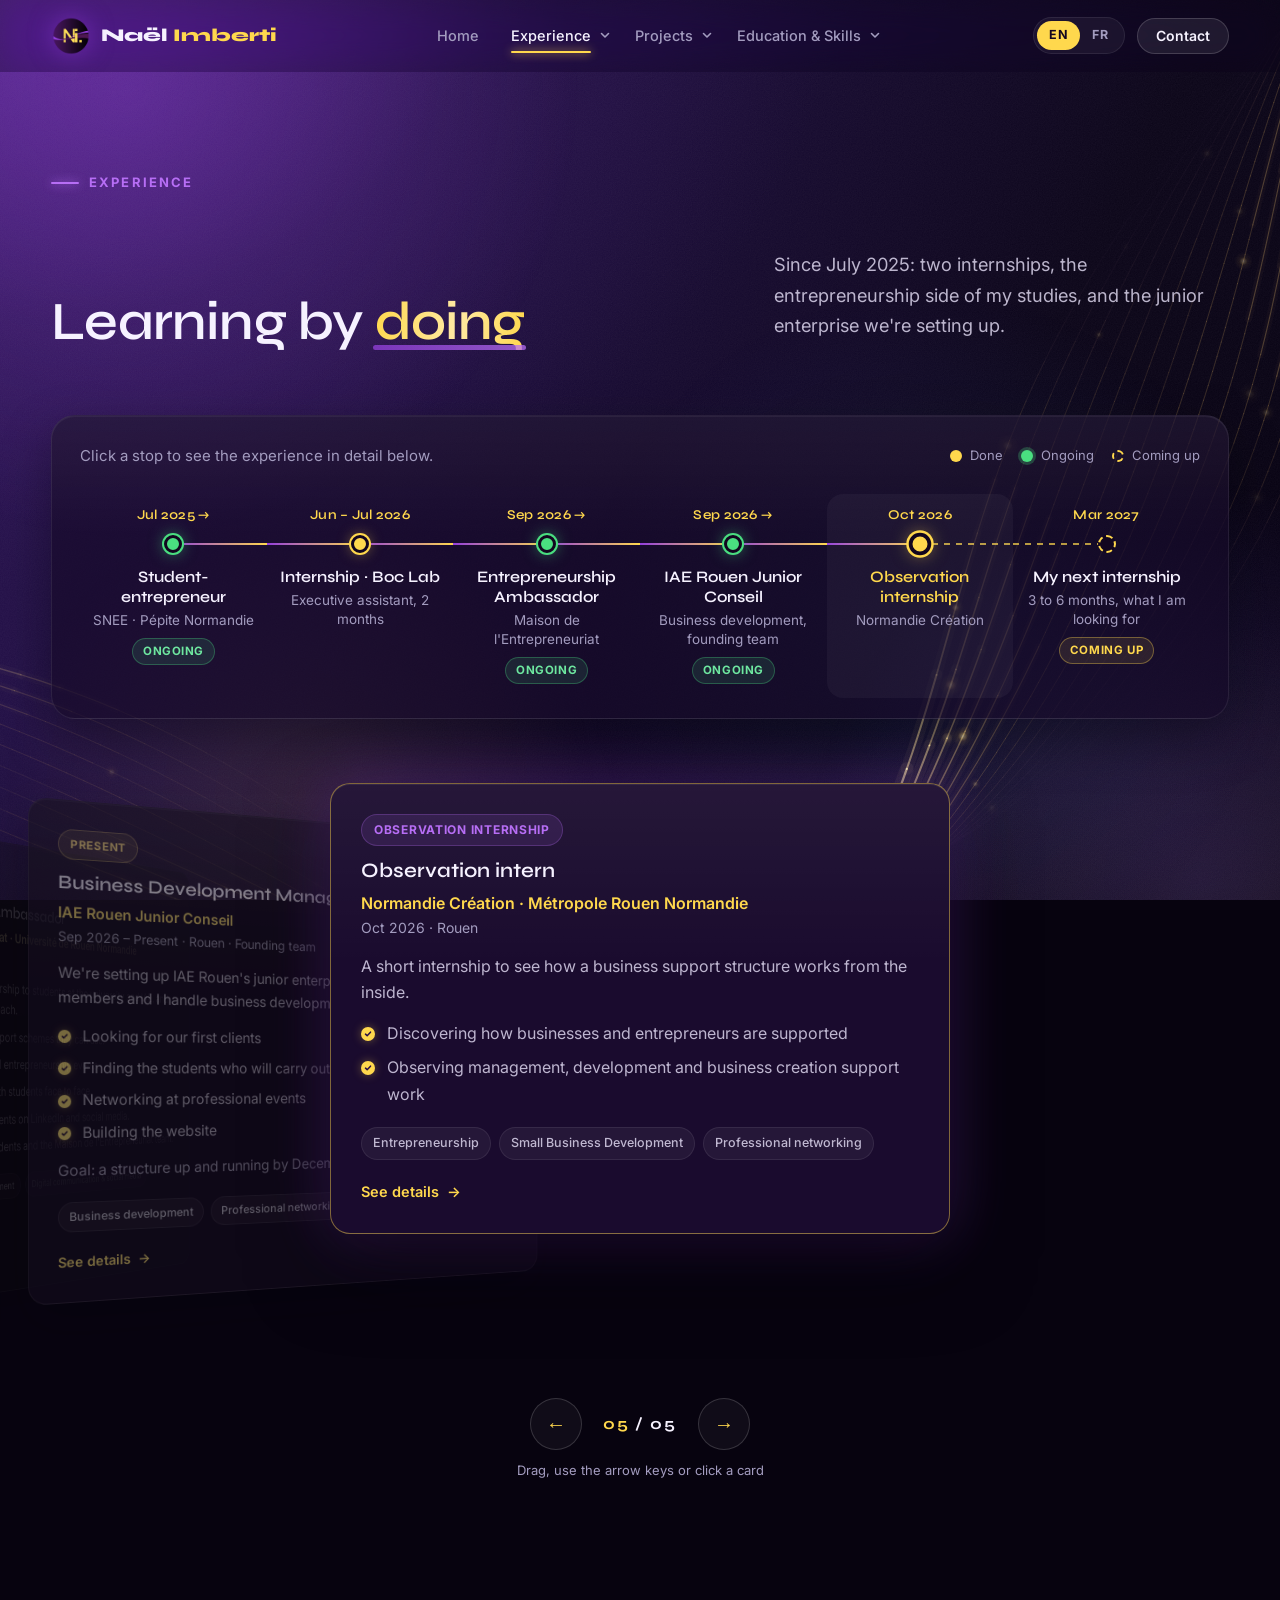
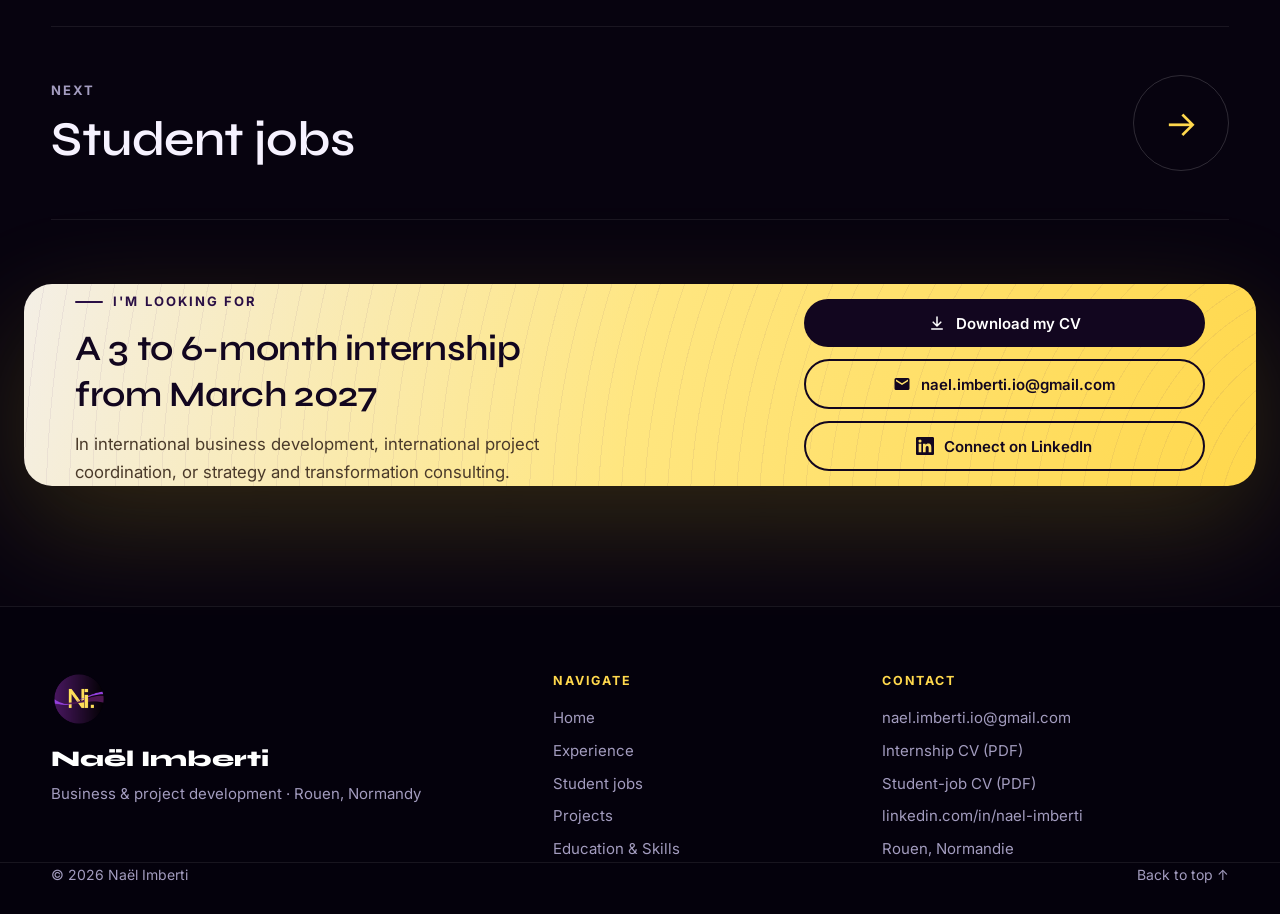
<file: experience.html>
<!doctype html>
<html lang="en">
<head>
  <meta charset="utf-8">
  <meta name="viewport" content="width=device-width, initial-scale=1">
  <title>Experience · Naël Imberti</title>
  <meta name="description" content="Experience of Naël Imberti: Entrepreneurship Ambassador, SNEE student-entrepreneur, Executive Assistant Intern at Boc Lab, student assistant at the University of Rouen.">
  <meta name="author" content="Naël Imberti">
  <meta name="theme-color" content="#12061f">
  <meta name="color-scheme" content="dark">
  <link rel="icon" type="image/png" href="favicon.png">
  <link rel="apple-touch-icon" href="assets/img/apple-touch-icon.png">
  <meta property="og:type" content="website">
  <meta property="og:title" content="Experience · Naël Imberti">
  <meta property="og:description" content="Experience of Naël Imberti: Entrepreneurship Ambassador, SNEE student-entrepreneur, Executive Assistant Intern at Boc Lab, student assistant at the University of Rouen.">
  <meta property="og:image" content="https://naelimberti.github.io/porte-folio/assets/img/og-image.jpg">
  <meta property="og:url" content="https://naelimberti.github.io/porte-folio/experience.html">
  <link rel="canonical" href="https://naelimberti.github.io/porte-folio/experience.html">
  <meta name="twitter:card" content="summary_large_image">
  <link rel="preconnect" href="https://fonts.googleapis.com">
  <link rel="preconnect" href="https://fonts.gstatic.com" crossorigin>
  <link href="https://fonts.googleapis.com/css2?family=Syne:wght@600;700;800&family=Inter:wght@400;500;600;700&display=swap" rel="stylesheet">
  <link rel="stylesheet" href="assets/css/style.css">
  <noscript><style>.curtain{display:none!important}</style></noscript>
</head>
<body data-page="experience">

<!-- Ambient background: gradient, aurora, golden ribbon (canvas), vignette, grain -->
<div class="ambient" aria-hidden="true">
  <div class="ambient__base"></div>
  <div class="ambient__aurora"><span class="a1"></span><span class="a2"></span><span class="a3"></span><span class="a4"></span></div>
  <canvas class="ambient__ribbon" id="ribbon"></canvas>
  <div class="ambient__vignette"></div>
  <div class="ambient__grain"></div>
</div>

<!-- Page transition curtain (lifts on load, drops before leaving) -->
<div class="curtain" aria-hidden="true">
  <div class="curtain__gold"></div>
  <div class="curtain__main">
    <div class="curtain__inner">
      <div class="curtain__mark">
        <svg class="curtain__ring" viewBox="0 0 120 120"><circle cx="60" cy="60" r="56"/></svg>
        <img src="assets/img/logo-round.png" alt="" width="84" height="84">
      </div>
      <span class="curtain__label"></span>
    </div>
  </div>
</div>

<a class="skip" href="#main" data-i18n="skip">Skip to content</a>

<!-- ───────── HEADER ───────── -->
<header class="header" id="top">
  <div class="container header__inner">
    <a href="index.html" class="brand" aria-label="Naël Imberti, home">
      <img src="assets/img/logo-round.png" alt="" width="40" height="40">
      <span>Naël <strong>Imberti</strong></span>
    </a>

    <nav class="nav" id="nav" aria-label="Main">
      <a href="index.html" data-i18n="nav.home">Home</a>
      <div class="nav__item has-sub">
        <a href="experience.html" class="is-active" aria-current="page" data-i18n="nav.experience">Experience</a>
        <button type="button" class="nav__toggle" aria-expanded="false" aria-label="Experience: submenu"><svg viewBox="0 0 12 12" width="12" height="12" aria-hidden="true"><path d="M2.5 4.5 6 8l3.5-3.5" fill="none" stroke="currentColor" stroke-width="1.6" stroke-linecap="round" stroke-linejoin="round"/></svg></button>
        <div class="nav__sub">
          <a href="experience.html" aria-current="page" data-i18n="nav.internships">Internships &amp; experience</a>
          <a href="jobs.html" data-i18n="nav.jobs">Student jobs</a>
        </div>
      </div>
      <div class="nav__item has-sub">
        <a href="projects.html" data-i18n="nav.projects">Projects</a>
        <button type="button" class="nav__toggle" aria-expanded="false" aria-label="Projects: submenu"><svg viewBox="0 0 12 12" width="12" height="12" aria-hidden="true"><path d="M2.5 4.5 6 8l3.5-3.5" fill="none" stroke="currentColor" stroke-width="1.6" stroke-linecap="round" stroke-linejoin="round"/></svg></button>
        <div class="nav__sub">
          <a href="projects.html" data-i18n="nav.allprojects">All projects</a>
          <a href="projects/silva-edita.html">Silva Edita</a>
          <a href="projects/jeunes-pousses.html">Naillies · Les Jeunes Pousses</a>
        </div>
      </div>
      <div class="nav__item has-sub">
        <a href="education.html" data-i18n="nav.eduskills">Education &amp; Skills</a>
        <button type="button" class="nav__toggle" aria-expanded="false" aria-label="Education &amp; Skills: submenu"><svg viewBox="0 0 12 12" width="12" height="12" aria-hidden="true"><path d="M2.5 4.5 6 8l3.5-3.5" fill="none" stroke="currentColor" stroke-width="1.6" stroke-linecap="round" stroke-linejoin="round"/></svg></button>
        <div class="nav__sub">
          <a href="education.html" data-i18n="nav.course">My studies</a>
          <a href="education.html#skills" data-i18n="nav.skills2">Skills &amp; languages</a>
        </div>
      </div>
      <a href="#contact" class="nav__cta-mobile" data-i18n="nav.contact">Contact</a>
    </nav>

    <div class="header__actions">
      <div class="lang" role="group" aria-label="Language">
        <button type="button" class="lang__btn" data-lang="en" aria-pressed="true">EN</button>
        <button type="button" class="lang__btn" data-lang="fr" aria-pressed="false">FR</button>
      </div>
      <a href="#contact" class="btn btn--primary btn--sm header__cta" data-i18n="nav.contact">Contact</a>
      <button type="button" class="burger" aria-label="Menu" aria-expanded="false" aria-controls="nav">
        <span></span><span></span><span></span>
      </button>
    </div>
  </div>
  <div class="progress" aria-hidden="true"></div>
</header>

<main id="main">

<!-- ───────── PAGE HERO ───────── -->
<section class="page-hero">
  <div class="container page-hero__grid">
    <div class="page-hero__text">
      <p class="eyebrow" data-i18n="exp.eyebrow">Experience</p>
      <h1 class="page-hero__title" data-i18n="exp.title">Learning by <span class="hl">doing</span></h1>
      <p class="page-hero__lead" data-i18n="exp.lead">Since July 2025: two internships, the entrepreneurship side of my studies, and the junior enterprise we're setting up.</p>
    </div>
  </div>
</section>

<section class="section section--flush">
  <div class="container">
    <div class="tl-wrap reveal">
      <div class="tl-head">
        <p class="tl-hint" data-i18n="tl.hintExp">Click a stop to see the experience in detail below.</p>
        <ul class="tl-legend"><li class="is-past" data-i18n="tl.past">Done</li><li class="is-now" data-i18n="tl.now">Ongoing</li><li class="is-next" data-i18n="tl.next">Coming up</li></ul>
      </div>
      <div class="tl-group">
        <ol class="tl" style="--n: 6">
          <li class="tl__stop is-now"><button type="button" class="tl__btn" data-target="exp-snee"><span class="tl__date" data-i18n="tl.e1d">Jul 2025 →</span><span class="tl__dot" aria-hidden="true"></span><span class="tl__title" data-i18n="tl.e1t">Student-entrepreneur</span><span class="tl__sub">SNEE · Pépite Normandie</span><span class="tl__badge" data-i18n="tl.now">Ongoing</span></button></li>
          <li class="tl__stop is-past"><button type="button" class="tl__btn" data-target="exp-boc"><span class="tl__date" data-i18n="tl.e2d">Jun – Jul 2026</span><span class="tl__dot" aria-hidden="true"></span><span class="tl__title" data-i18n="tl.e2t">Internship · Boc Lab</span><span class="tl__sub" data-i18n="tl.e2s">Executive assistant, 2 months</span></button></li>
          <li class="tl__stop is-now"><button type="button" class="tl__btn" data-target="exp-amb"><span class="tl__date" data-i18n="tl.e3d">Sep 2026 →</span><span class="tl__dot" aria-hidden="true"></span><span class="tl__title" data-i18n="tl.e3t">Entrepreneurship Ambassador</span><span class="tl__sub">Maison de l'Entrepreneuriat</span><span class="tl__badge" data-i18n="tl.now">Ongoing</span></button></li>
          <li class="tl__stop is-now"><button type="button" class="tl__btn" data-target="exp-jc"><span class="tl__date" data-i18n="tl.e4d">Sep 2026 →</span><span class="tl__dot" aria-hidden="true"></span><span class="tl__title">IAE Rouen Junior Conseil</span><span class="tl__sub" data-i18n="tl.e4s">Business development, founding team</span><span class="tl__badge" data-i18n="tl.now">Ongoing</span></button></li>
          <li class="tl__stop is-past"><button type="button" class="tl__btn" data-target="exp-nc"><span class="tl__date" data-i18n="tl.e5d">Oct 2026</span><span class="tl__dot" aria-hidden="true"></span><span class="tl__title" data-i18n="tl.e5t">Observation internship</span><span class="tl__sub">Normandie Création</span></button></li>
          <li class="tl__stop is-next"><a class="tl__btn" href="#contact"><span class="tl__date" data-i18n="tl.e6d">Mar 2027</span><span class="tl__dot" aria-hidden="true"></span><span class="tl__title" data-i18n="tl.e6t">My next internship</span><span class="tl__sub" data-i18n="tl.e6s">3 to 6 months, what I am looking for</span><span class="tl__badge" data-i18n="tl.next">Coming up</span></a></li>
        </ol>
      </div>
    </div>

    <div class="deck" data-deck>
      <div class="deck__stage" tabindex="0" aria-roledescription="carousel" aria-label="Experience">
      <article class="card" id="exp-snee" data-deck-card>
        <header class="card__head">
          <span class="badge badge--live" data-i18n="common.present">Present</span>
          <h3 data-i18n="exp2.title">Student-entrepreneur status (SNEE)</h3>
          <p class="card__org">Pépite Normandie</p>
          <p class="card__meta" data-i18n="exp2.meta">Jul 2025 – Present · Rouen, Normandy · Hybrid</p>
        </header>
        <p data-i18n="exp2.p1">I got the national student-entrepreneur status through Pépite Normandie in July 2025. It lets me work on my own projects alongside my studies.</p>
        <p data-i18n="exp2.p2">In practice: market research, shaping an offer, building a business plan and pitching to a jury.</p>
        <ul class="ticks">
          <li data-i18n="exp2.b1">Awarded at Proj'Impact 2026 with Silva Edita, a rooftop greening project.</li>
          <li data-i18n="exp2.b2">Took part in Les Jeunes Pousses 2026 with Naillies: a business plan in the beauty sector, built over six months.</li>
        </ul>
        <ul class="chips chips--sm">
          <li data-i18n="sk.curiosity">Curiosity &amp; initiative</li>
          <li data-i18n="sk.adapt">Adaptability</li>
          <li data-i18n="sk.autonomy">Autonomous work</li>
        </ul>
        <a class="card__more" href="experience/snee.html"><span data-i18n="xp.details">See details</span> <span aria-hidden="true">→</span></a>
      </article>
      <article class="card" id="exp-boc" data-deck-card>
        <header class="card__head">
          <span class="badge" data-i18n="exp3.badge">Internship</span>
          <h3 data-i18n="exp3.title">Executive assistant intern</h3>
          <p class="card__org">Boc Lab</p>
          <p class="card__meta" data-i18n="exp3.meta">Jun 2026 – Jul 2026 · Rouen · Hybrid</p>
        </header>
        <p data-i18n="exp3.p1">Two months alongside Boc Lab's founder on projects being launched, from “could this work?” to getting them off the ground.</p>
        <p data-i18n="exp3.p2">I worked on a bit of everything: market research, budget forecasts, regulatory watch, project management and coordinating the people involved.</p>
        <p data-i18n="exp3.p3">It's where I saw first-hand what launching a business actually takes.</p>
        <ul class="chips chips--sm">
          <li data-i18n="sk.entre">Entrepreneurship</li>
          <li data-i18n="sk.strat">Strategic analysis</li>
          <li data-i18n="sk.budget">Budget management</li>
          <li data-i18n="sk.market">Market research</li>
          <li data-i18n="sk.bizdev">Business development</li>
        </ul>
        <a class="card__more" href="experience/boc-lab.html"><span data-i18n="xp.details">See details</span> <span aria-hidden="true">→</span></a>
      </article>
      <article class="card" id="exp-amb" data-deck-card>
        <header class="card__head">
          <span class="badge badge--live" data-i18n="common.present">Present</span>
          <h3 data-i18n="exp1.title">Entrepreneurship Ambassador</h3>
          <p class="card__org" data-i18n="exp1.org">Maison de l'Entrepreneuriat · Université de Rouen Normandie</p>
          <p class="card__meta" data-i18n="exp1.meta">Sep 2026 – Present · Hybrid</p>
        </header>
        <ul class="ticks">
          <li data-i18n="exp1.b1">Talk about entrepreneurship to students at the university and IAE, and show them it's within reach.</li>
          <li data-i18n="exp1.b2">Tell them about the support schemes they can use.</li>
          <li data-i18n="exp1.b3">Take part in forums and entrepreneurship events.</li>
          <li data-i18n="exp1.b4">Run stands and chat with students face to face.</li>
          <li data-i18n="exp1.b5">Share initiatives and events on LinkedIn and social media.</li>
          <li data-i18n="exp1.b6">Be the link between students and the Maison de l'Entrepreneuriat team.</li>
        </ul>
        <ul class="chips chips--sm">
          <li data-i18n="sk.pm">Project organisation &amp; management</li>
          <li data-i18n="sk.digital">Digital communication &amp; social media</li>
          <li data-i18n="sk.sbd">Small Business Development</li>
        </ul>
        <a class="card__more" href="experience/ambassador.html"><span data-i18n="xp.details">See details</span> <span aria-hidden="true">→</span></a>
      </article>
      <article class="card" id="exp-jc" data-deck-card>
        <header class="card__head">
          <span class="badge badge--live" data-i18n="common.present">Present</span>
          <h3 data-i18n="jc.title">Business Development Manager</h3>
          <p class="card__org">IAE Rouen Junior Conseil</p>
          <p class="card__meta" data-i18n="jc.meta">Sep 2026 – Present · Rouen · Founding team</p>
        </header>
        <p data-i18n="jc.p1">We're setting up IAE Rouen's junior enterprise. I'm one of the founding members and I handle business development.</p>
        <ul class="ticks">
          <li data-i18n="jc.b1">Looking for our first clients</li>
          <li data-i18n="jc.b2">Finding the students who will carry out the missions</li>
          <li data-i18n="jc.b3">Networking at professional events</li>
          <li data-i18n="jc.b4">Building the website</li>
        </ul>
        <p class="muted" data-i18n="jc.goal">Goal: a structure up and running by December 2026.</p>
        <ul class="chips chips--sm">
          <li data-i18n="sk.bizdev">Business development</li>
          <li data-i18n="sk.network">Professional networking</li>
          <li data-i18n="sk.oral">Oral communication</li>
        </ul>
        <a class="card__more" href="experience/junior-conseil.html"><span data-i18n="xp.details">See details</span> <span aria-hidden="true">→</span></a>
      </article>
      <article class="card" id="exp-nc" data-deck-card>
        <header class="card__head">
          <span class="badge" data-i18n="nc.badge">Observation internship</span>
          <h3 data-i18n="nc.title">Observation intern</h3>
          <p class="card__org">Normandie Création · Métropole Rouen Normandie</p>
          <p class="card__meta" data-i18n="nc.meta">Oct 2026 · Rouen</p>
        </header>
        <p data-i18n="nc.p1">A short internship to see how a business support structure works from the inside.</p>
        <ul class="ticks">
          <li data-i18n="nc.t1">Discovering how businesses and entrepreneurs are supported</li>
          <li data-i18n="nc.t2">Observing management, development and business creation support work</li>
        </ul>
        <ul class="chips chips--sm">
          <li data-i18n="sk.entre">Entrepreneurship</li>
          <li data-i18n="sk.sbd">Small Business Development</li>
          <li data-i18n="sk.network">Professional networking</li>
        </ul>
        <a class="card__more" href="experience/normandie-creation.html"><span data-i18n="xp.details">See details</span> <span aria-hidden="true">→</span></a>
      </article>
      </div>
      <div class="deck__nav">
        <button type="button" class="deck__btn" data-dir="-1" aria-label="Previous">←</button>
        <span class="deck__count" aria-live="polite"></span>
        <button type="button" class="deck__btn" data-dir="1" aria-label="Next">→</button>
      </div>
      <p class="deck__hint" data-i18n="deck.hint">Drag, use the arrow keys or click a card</p>
    </div>
  </div>
</section>

<!-- ───────── NEXT PAGE ───────── -->
<section class="next">
  <div class="container">
    <a class="next__link reveal" href="jobs.html">
      <span class="next__eyebrow" data-i18n="common.next">Next</span>
      <span class="next__title" data-i18n="nav.jobs">Student jobs</span>
      <span class="next__arrow" aria-hidden="true">→</span>
    </a>
  </div>
</section>

<!-- ───────── CTA / CONTACT ───────── -->
<section class="cta" id="contact">
  <div class="container cta__inner reveal">
    <div>
      <p class="eyebrow eyebrow--dark" data-i18n="cta.eyebrow">I'm looking for</p>
      <h2 class="cta__title" data-i18n="cta.title">A 3 to 6-month internship from March 2027</h2>
      <p class="cta__text" data-i18n="cta.text">In international business development, international project coordination, or strategy and transformation consulting.</p>
    </div>
    <div class="cta__actions">
      <a class="btn btn--dark" href="assets/cv/CV_Nael_Imberti_EN.pdf" download="CV_Nael_Imberti_EN.pdf" data-lang-only="en"><svg viewBox="0 0 24 24" width="18" height="18" aria-hidden="true"><path fill="currentColor" d="M12 3a1 1 0 0 1 1 1v9.6l3.3-3.3a1 1 0 1 1 1.4 1.4l-5 5a1 1 0 0 1-1.4 0l-5-5a1 1 0 1 1 1.4-1.4l3.3 3.3V4a1 1 0 0 1 1-1ZM5 19h14a1 1 0 1 1 0 2H5a1 1 0 1 1 0-2Z"/></svg> <span>Download my CV</span></a>
      <a class="btn btn--dark" href="assets/cv/CV_Nael_Imberti_FR.pdf" download="CV_Nael_Imberti_FR.pdf" data-lang-only="fr" lang="fr"><svg viewBox="0 0 24 24" width="18" height="18" aria-hidden="true"><path fill="currentColor" d="M12 3a1 1 0 0 1 1 1v9.6l3.3-3.3a1 1 0 1 1 1.4 1.4l-5 5a1 1 0 0 1-1.4 0l-5-5a1 1 0 1 1 1.4-1.4l3.3 3.3V4a1 1 0 0 1 1-1ZM5 19h14a1 1 0 1 1 0 2H5a1 1 0 1 1 0-2Z"/></svg> <span>Télécharger mon CV</span></a>
      <a class="btn btn--outline-dark" href="mailto:nael.imberti.io@gmail.com">
        <svg viewBox="0 0 24 24" width="18" height="18" aria-hidden="true"><path fill="currentColor" d="M20 4H4a2 2 0 0 0-2 2v12a2 2 0 0 0 2 2h16a2 2 0 0 0 2-2V6a2 2 0 0 0-2-2Zm0 4.2-8 5-8-5V6l8 5 8-5v2.2Z"/></svg>
        nael.imberti.io@gmail.com
      </a>
      <a class="btn btn--outline-dark" href="https://www.linkedin.com/in/nael-imberti/" target="_blank" rel="noopener">
        <svg viewBox="0 0 24 24" width="18" height="18" aria-hidden="true"><path fill="currentColor" d="M20.45 20.45h-3.56v-5.57c0-1.33-.02-3.04-1.85-3.04-1.85 0-2.14 1.45-2.14 2.94v5.67H9.34V9h3.42v1.56h.05c.48-.9 1.64-1.85 3.37-1.85 3.6 0 4.27 2.37 4.27 5.46v6.28ZM5.34 7.43a2.06 2.06 0 1 1 0-4.13 2.06 2.06 0 0 1 0 4.13ZM7.12 20.45H3.56V9h3.56v11.45ZM22.22 0H1.77C.79 0 0 .77 0 1.73v20.54C0 23.23.79 24 1.77 24h20.45c.98 0 1.78-.77 1.78-1.73V1.73C24 .77 23.2 0 22.22 0Z"/></svg>
        <span data-i18n="cta.linkedin">Connect on LinkedIn</span>
      </a>
    </div>
  </div>
</section>

</main>

<!-- ───────── FOOTER ───────── -->
<footer class="footer">
  <div class="container footer__grid">
    <div class="footer__brand">
      <img src="assets/img/logo-round.png" alt="" width="56" height="56" loading="lazy">
      <p class="footer__name">Naël Imberti</p>
      <p class="footer__tag" data-i18n="footer.tag">Business &amp; project development · Rouen, Normandy</p>
    </div>
    <div>
      <p class="footer__h" data-i18n="footer.nav">Navigate</p>
      <ul class="footer__links">
        <li><a href="index.html" data-i18n="nav.home">Home</a></li>
        <li><a href="experience.html" data-i18n="nav.experience">Experience</a></li>
        <li><a href="jobs.html" data-i18n="nav.jobs">Student jobs</a></li>
        <li><a href="projects.html" data-i18n="nav.projects">Projects</a></li>
        <li><a href="education.html" data-i18n="nav.eduskills">Education &amp; Skills</a></li>
      </ul>
    </div>
    <div>
      <p class="footer__h" data-i18n="footer.contact">Contact</p>
      <ul class="footer__links">
        <li><a href="mailto:nael.imberti.io@gmail.com">nael.imberti.io@gmail.com</a></li>
        <li><a href="assets/cv/CV_Nael_Imberti_EN.pdf" download data-lang-only="en">Internship CV (PDF)</a><a href="assets/cv/CV_Nael_Imberti_FR.pdf" download data-lang-only="fr" lang="fr">CV stage (PDF)</a></li>
        <li><a href="assets/cv/CV_Job_Etudiant_Nael_Imberti_EN.pdf" download data-lang-only="en">Student-job CV (PDF)</a><a href="assets/cv/CV_Job_Etudiant_Nael_Imberti_FR.pdf" download data-lang-only="fr" lang="fr">CV job étudiant (PDF)</a></li>
        <li><a href="https://www.linkedin.com/in/nael-imberti/" target="_blank" rel="noopener">linkedin.com/in/nael-imberti</a></li>
        <li>Rouen, Normandie</li>
      </ul>
    </div>
  </div>
  <div class="container footer__bottom">
    <p>© <span id="year">2026</span> Naël Imberti</p>
    <a href="#top" data-i18n="footer.top">Back to top ↑</a>
  </div>
</footer>

<script src="assets/js/main.js" defer></script>
</body>
</html>
</file>
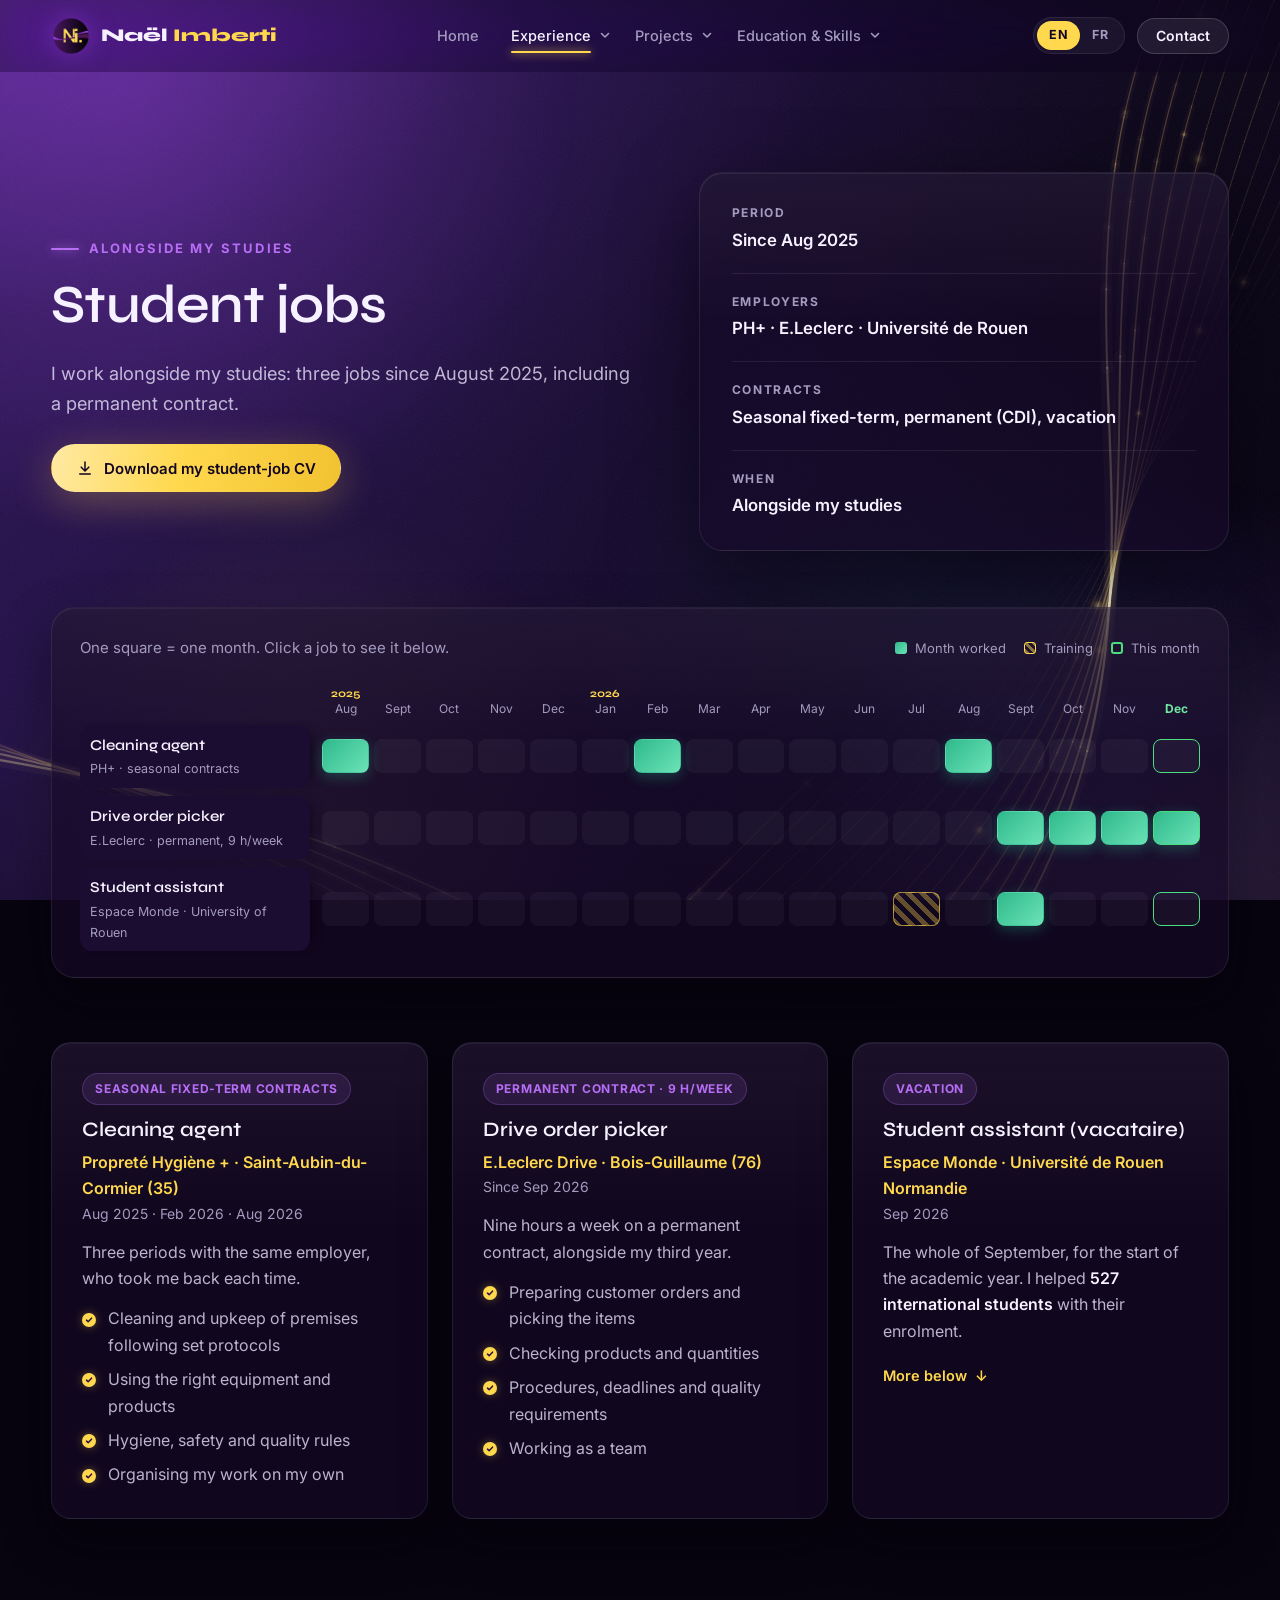
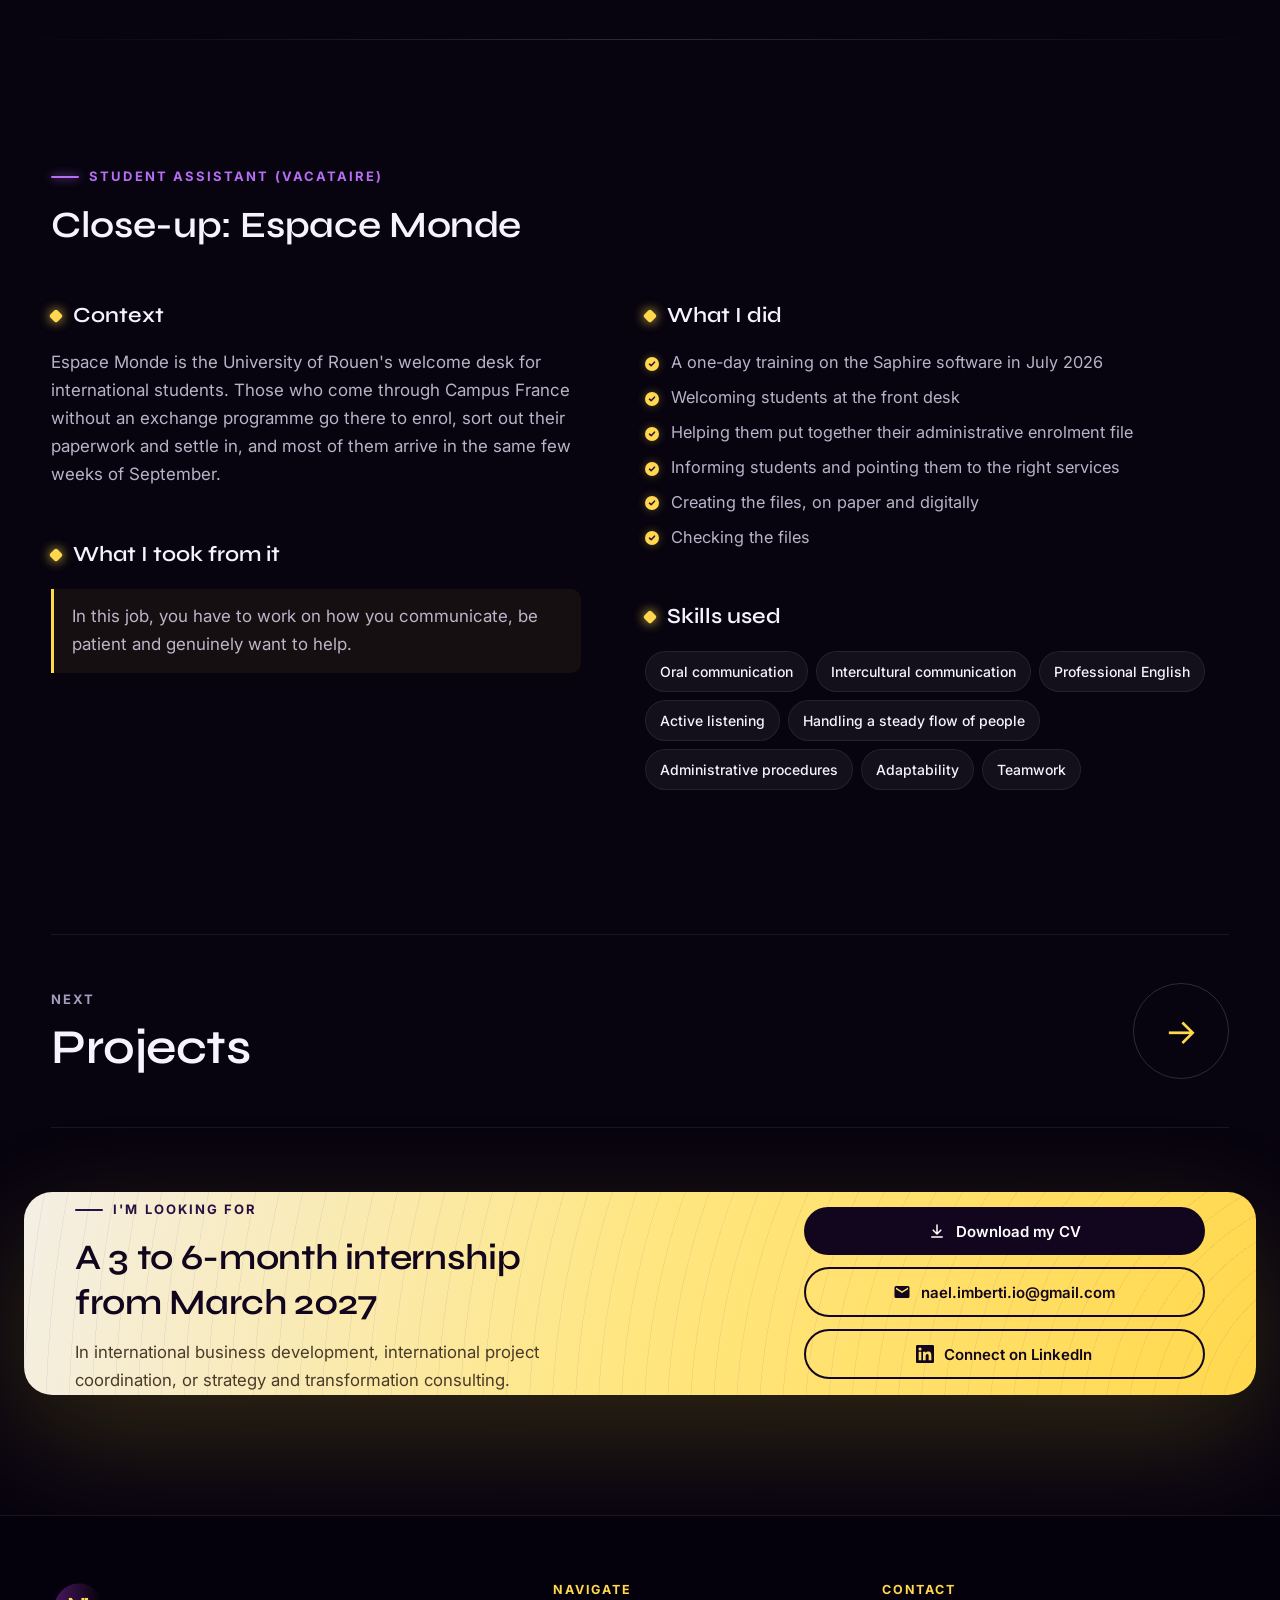
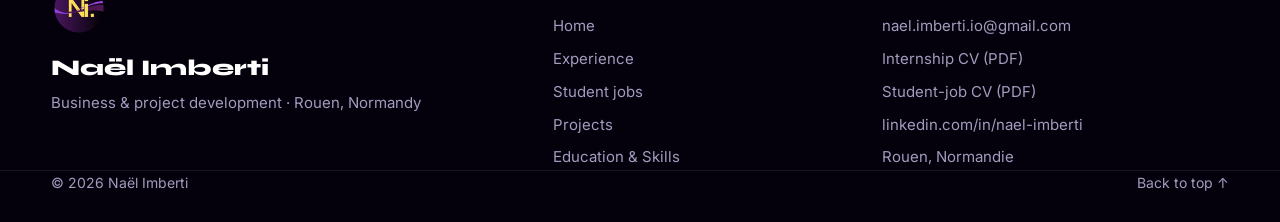
<file: jobs.html>
<!doctype html>
<html lang="en">
<head>
  <meta charset="utf-8">
  <meta name="viewport" content="width=device-width, initial-scale=1">
  <title>Student jobs · Naël Imberti</title>
  <meta name="description" content="I work alongside my studies: three jobs since August 2025, including a permanent contract.">
  <meta name="author" content="Naël Imberti">
  <meta name="theme-color" content="#12061f">
  <meta name="color-scheme" content="dark">
  <link rel="icon" type="image/png" href="favicon.png">
  <link rel="apple-touch-icon" href="assets/img/apple-touch-icon.png">
  <meta property="og:type" content="website">
  <meta property="og:title" content="Student jobs · Naël Imberti">
  <meta property="og:description" content="I work alongside my studies: three jobs since August 2025, including a permanent contract.">
  <meta property="og:image" content="https://naelimberti.github.io/porte-folio/assets/img/og-image.jpg">
  <meta property="og:url" content="https://naelimberti.github.io/porte-folio/jobs.html">
  <link rel="canonical" href="https://naelimberti.github.io/porte-folio/jobs.html">
  <meta name="twitter:card" content="summary_large_image">
  <link rel="preconnect" href="https://fonts.googleapis.com">
  <link rel="preconnect" href="https://fonts.gstatic.com" crossorigin>
  <link href="https://fonts.googleapis.com/css2?family=Syne:wght@600;700;800&family=Inter:wght@400;500;600;700&display=swap" rel="stylesheet">
  <link rel="stylesheet" href="assets/css/style.css">
  <noscript><style>.curtain{display:none!important}</style></noscript>
</head>
<body data-page="jobs">

<!-- Ambient background: gradient, aurora, golden ribbon (canvas), vignette, grain -->
<div class="ambient" aria-hidden="true">
  <div class="ambient__base"></div>
  <div class="ambient__aurora"><span class="a1"></span><span class="a2"></span><span class="a3"></span><span class="a4"></span></div>
  <canvas class="ambient__ribbon" id="ribbon"></canvas>
  <div class="ambient__vignette"></div>
  <div class="ambient__grain"></div>
</div>

<!-- Page transition curtain (lifts on load, drops before leaving) -->
<div class="curtain" aria-hidden="true">
  <div class="curtain__gold"></div>
  <div class="curtain__main">
    <div class="curtain__inner">
      <div class="curtain__mark">
        <svg class="curtain__ring" viewBox="0 0 120 120"><circle cx="60" cy="60" r="56"/></svg>
        <img src="assets/img/logo-round.png" alt="" width="84" height="84">
      </div>
      <span class="curtain__label"></span>
    </div>
  </div>
</div>

<a class="skip" href="#main" data-i18n="skip">Skip to content</a>

<!-- ───────── HEADER ───────── -->
<header class="header" id="top">
  <div class="container header__inner">
    <a href="index.html" class="brand" aria-label="Naël Imberti, home">
      <img src="assets/img/logo-round.png" alt="" width="40" height="40">
      <span>Naël <strong>Imberti</strong></span>
    </a>

    <nav class="nav" id="nav" aria-label="Main">
      <a href="index.html" data-i18n="nav.home">Home</a>
      <div class="nav__item has-sub">
        <a href="experience.html" class="is-active" aria-current="page" data-i18n="nav.experience">Experience</a>
        <button type="button" class="nav__toggle" aria-expanded="false" aria-label="Experience: submenu"><svg viewBox="0 0 12 12" width="12" height="12" aria-hidden="true"><path d="M2.5 4.5 6 8l3.5-3.5" fill="none" stroke="currentColor" stroke-width="1.6" stroke-linecap="round" stroke-linejoin="round"/></svg></button>
        <div class="nav__sub">
          <a href="experience.html" data-i18n="nav.internships">Internships &amp; experience</a>
          <a href="jobs.html" aria-current="page" data-i18n="nav.jobs">Student jobs</a>
        </div>
      </div>
      <div class="nav__item has-sub">
        <a href="projects.html" data-i18n="nav.projects">Projects</a>
        <button type="button" class="nav__toggle" aria-expanded="false" aria-label="Projects: submenu"><svg viewBox="0 0 12 12" width="12" height="12" aria-hidden="true"><path d="M2.5 4.5 6 8l3.5-3.5" fill="none" stroke="currentColor" stroke-width="1.6" stroke-linecap="round" stroke-linejoin="round"/></svg></button>
        <div class="nav__sub">
          <a href="projects.html" data-i18n="nav.allprojects">All projects</a>
          <a href="projects/silva-edita.html">Silva Edita</a>
          <a href="projects/jeunes-pousses.html">Naillies · Les Jeunes Pousses</a>
        </div>
      </div>
      <div class="nav__item has-sub">
        <a href="education.html" data-i18n="nav.eduskills">Education &amp; Skills</a>
        <button type="button" class="nav__toggle" aria-expanded="false" aria-label="Education &amp; Skills: submenu"><svg viewBox="0 0 12 12" width="12" height="12" aria-hidden="true"><path d="M2.5 4.5 6 8l3.5-3.5" fill="none" stroke="currentColor" stroke-width="1.6" stroke-linecap="round" stroke-linejoin="round"/></svg></button>
        <div class="nav__sub">
          <a href="education.html" data-i18n="nav.course">My studies</a>
          <a href="education.html#skills" data-i18n="nav.skills2">Skills &amp; languages</a>
        </div>
      </div>
      <a href="#contact" class="nav__cta-mobile" data-i18n="nav.contact">Contact</a>
    </nav>

    <div class="header__actions">
      <div class="lang" role="group" aria-label="Language">
        <button type="button" class="lang__btn" data-lang="en" aria-pressed="true">EN</button>
        <button type="button" class="lang__btn" data-lang="fr" aria-pressed="false">FR</button>
      </div>
      <a href="#contact" class="btn btn--primary btn--sm header__cta" data-i18n="nav.contact">Contact</a>
      <button type="button" class="burger" aria-label="Menu" aria-expanded="false" aria-controls="nav">
        <span></span><span></span><span></span>
      </button>
    </div>
  </div>
  <div class="progress" aria-hidden="true"></div>
</header>

<main id="main">

<!-- ───────── PAGE HERO ───────── -->
<section class="page-hero page-hero--media">
  <div class="container page-hero__grid">
    <div class="page-hero__text">
      <p class="eyebrow" data-i18n="jobs.eyebrow">Alongside my studies</p>
      <h1 class="page-hero__title" data-i18n="job.title">Student jobs</h1>
      <p class="page-hero__lead" data-i18n="jobs.lead">I work alongside my studies: three jobs since August 2025, including a permanent contract.</p>
      <div class="page-hero__actions">
        <a class="btn btn--gold" href="assets/cv/CV_Job_Etudiant_Nael_Imberti_EN.pdf" download="CV_Job_Etudiant_Nael_Imberti_EN.pdf" data-lang-only="en"><svg viewBox="0 0 24 24" width="18" height="18" aria-hidden="true"><path fill="currentColor" d="M12 3a1 1 0 0 1 1 1v9.6l3.3-3.3a1 1 0 1 1 1.4 1.4l-5 5a1 1 0 0 1-1.4 0l-5-5a1 1 0 1 1 1.4-1.4l3.3 3.3V4a1 1 0 0 1 1-1ZM5 19h14a1 1 0 1 1 0 2H5a1 1 0 1 1 0-2Z"/></svg> <span>Download my student-job CV</span></a>
        <a class="btn btn--gold" href="assets/cv/CV_Job_Etudiant_Nael_Imberti_FR.pdf" download="CV_Job_Etudiant_Nael_Imberti_FR.pdf" data-lang-only="fr" lang="fr"><svg viewBox="0 0 24 24" width="18" height="18" aria-hidden="true"><path fill="currentColor" d="M12 3a1 1 0 0 1 1 1v9.6l3.3-3.3a1 1 0 1 1 1.4 1.4l-5 5a1 1 0 0 1-1.4 0l-5-5a1 1 0 1 1 1.4-1.4l3.3 3.3V4a1 1 0 0 1 1-1ZM5 19h14a1 1 0 1 1 0 2H5a1 1 0 1 1 0-2Z"/></svg> <span>Télécharger mon CV job étudiant</span></a>
      </div>
    </div>
    <dl class="page-hero__media facts facts--hero">
      <div><dt data-i18n="fact.period">Period</dt><dd data-i18n="jobs.f1">Since Aug 2025</dd></div>
      <div><dt data-i18n="fact.employers">Employers</dt><dd>PH+ · E.Leclerc · Université de Rouen</dd></div>
      <div><dt data-i18n="fact.contracts">Contracts</dt><dd data-i18n="jobs.f3">Seasonal fixed-term, permanent (CDI), vacation</dd></div>
      <div><dt data-i18n="fact.when">When</dt><dd data-i18n="jobs.f4">Alongside my studies</dd></div>
    </dl>
  </div>
</section>

<section class="section section--flush">
  <div class="container">
    <div class="tl-wrap cal-wrap reveal">
      <div class="tl-head">
        <p class="tl-hint" data-i18n="cal.hint">One square = one month. Click a job to see it below.</p>
        <ul class="tl-legend cal-legend"><li class="is-work" data-i18n="cal.work">Month worked</li><li class="is-train" data-i18n="cal.train">Training</li><li class="is-today" data-i18n="cal.today">This month</li></ul>
      </div>
      <div class="cal-scroll">
      <div class="cal" data-from="2025-08">
        <div class="cal__row cal__row--head">
          <span class="cal__name" aria-hidden="true"></span>
          <div class="cal__months" data-head></div>
        </div>
        <div class="cal__row" data-periods="2025-08,2026-02,2026-08">
          <button type="button" class="cal__name" data-target="job-ph"><strong data-i18n="cal.ph">Cleaning agent</strong><span data-i18n="cal.phs">PH+ · seasonal contracts</span></button>
          <div class="cal__months"></div>
        </div>
        <div class="cal__row" data-periods="2026-09..now">
          <button type="button" class="cal__name" data-target="job-leclerc"><strong data-i18n="cal.lec">Drive order picker</strong><span data-i18n="cal.lecs">E.Leclerc · permanent, 9 h/week</span></button>
          <div class="cal__months"></div>
        </div>
        <div class="cal__row" data-periods="2026-07:train,2026-09">
          <button type="button" class="cal__name" data-target="job-univ"><strong data-i18n="cal.univ">Student assistant</strong><span data-i18n="cal.univs">Espace Monde · University of Rouen</span></button>
          <div class="cal__months"></div>
        </div>
      </div>
      </div>
    </div>
    <div class="jobs" data-stagger>
      <div class="jobs__item" id="job-ph">
        <article class="card">
          <header class="card__head">
            <span class="badge" data-i18n="jobs.ph.badge">Seasonal fixed-term contracts</span>
            <h3 data-i18n="jobs.ph.title">Cleaning agent</h3>
            <p class="card__org">Propreté Hygiène + · Saint-Aubin-du-Cormier (35)</p>
            <p class="card__meta" data-i18n="jobs.ph.meta">Aug 2025 · Feb 2026 · Aug 2026</p>
          </header>
          <p data-i18n="jobs.ph.text">Three periods with the same employer, who took me back each time.</p>
          <ul class="ticks">
            <li data-i18n="jobs.ph.t1">Cleaning and upkeep of premises following set protocols</li>
            <li data-i18n="jobs.ph.t2">Using the right equipment and products</li>
            <li data-i18n="jobs.ph.t3">Hygiene, safety and quality rules</li>
            <li data-i18n="jobs.ph.t4">Organising my work on my own</li>
          </ul>
        </article>
      </div>
      <div class="jobs__item" id="job-leclerc">
        <article class="card">
          <header class="card__head">
            <span class="badge" data-i18n="jobs.lec.badge">Permanent contract · 9 h/week</span>
            <h3 data-i18n="jobs.lec.title">Drive order picker</h3>
            <p class="card__org">E.Leclerc Drive · Bois-Guillaume (76)</p>
            <p class="card__meta" data-i18n="jobs.lec.meta">Since Sep 2026</p>
          </header>
          <p data-i18n="jobs.lec.text">Nine hours a week on a permanent contract, alongside my third year.</p>
          <ul class="ticks">
            <li data-i18n="jobs.lec.t1">Preparing customer orders and picking the items</li>
            <li data-i18n="jobs.lec.t2">Checking products and quantities</li>
            <li data-i18n="jobs.lec.t3">Procedures, deadlines and quality requirements</li>
            <li data-i18n="jobs.lec.t4">Working as a team</li>
          </ul>
        </article>
      </div>
      <div class="jobs__item" id="job-univ">
        <article class="card">
          <header class="card__head">
            <span class="badge" data-i18n="jobs.univ.badge">Vacation</span>
            <h3 data-i18n="jobs.univ.title">Student assistant (vacataire)</h3>
            <p class="card__org">Espace Monde · Université de Rouen Normandie</p>
            <p class="card__meta" data-i18n="jobs.univ.meta">Sep 2026</p>
          </header>
          <p data-i18n="jobs.univ.text">The whole of September, for the start of the academic year. I helped <strong>527 international students</strong> with their enrolment.</p>
          <a class="card__more" href="#espace-monde"><span data-i18n="jobs.more">More below</span> <span aria-hidden="true">↓</span></a>
        </article>
      </div>
    </div>
  </div>
</section>

<section class="section section--tint" id="espace-monde">
  <div class="container">
    <div class="section__head reveal">
      <p class="eyebrow" data-i18n="jobs.univ.title">Student assistant (vacataire)</p>
      <h2 class="title" data-i18n="jobs.zoom">Close-up: Espace Monde</h2>
    </div>
    <div class="xp">
      <div class="xp__col">
        <div class="case__block reveal">
          <h2 class="case__h" data-i18n="xp.context">Context</h2>
          <p data-i18n="xp6.ctx">Espace Monde is the University of Rouen's welcome desk for international students. Those who come through Campus France without an exchange programme go there to enrol, sort out their paperwork and settle in, and most of them arrive in the same few weeks of September.</p>
        </div>
        <div class="case__block reveal">
          <h2 class="case__h" data-i18n="xp.takeaway">What I took from it</h2>
          <p class="feature__goal" data-i18n="xp6.take">In this job, you have to work on how you communicate, be patient and genuinely want to help.</p>
        </div>
      </div>
      <div class="xp__col">
        <div class="case__block reveal">
          <h2 class="case__h" data-i18n="xp.did">What I did</h2>
          <ul class="ticks">
          <li data-i18n="xp6.d1">A one-day training on the Saphire software in July 2026</li>
          <li data-i18n="xp6.d2">Welcoming students at the front desk</li>
          <li data-i18n="xp6.d3">Helping them put together their administrative enrolment file</li>
          <li data-i18n="xp6.d6">Informing students and pointing them to the right services</li>
          <li data-i18n="xp6.d4">Creating the files, on paper and digitally</li>
          <li data-i18n="xp6.d5">Checking the files</li>
          </ul>
        </div>
        <div class="case__block reveal">
          <h2 class="case__h" data-i18n="xp.skills">Skills used</h2>
          <ul class="chips">
          <li data-i18n="sk.oral">Oral communication</li>
          <li data-i18n="sk.intercultural">Intercultural communication</li>
          <li data-i18n="sk.english">Professional English</li>
          <li data-i18n="sk.listening">Active listening</li>
          <li data-i18n="sk.flow">Handling a steady flow of people</li>
          <li data-i18n="sk.admin">Administrative procedures</li>
          <li data-i18n="sk.adapt">Adaptability</li>
          <li data-i18n="sk.team">Teamwork</li>
          </ul>
        </div>
      </div>
    </div>
  </div>
</section>

<!-- ───────── NEXT PAGE ───────── -->
<section class="next">
  <div class="container">
    <a class="next__link reveal" href="projects.html">
      <span class="next__eyebrow" data-i18n="common.next">Next</span>
      <span class="next__title" data-i18n="nav.projects">Projects</span>
      <span class="next__arrow" aria-hidden="true">→</span>
    </a>
  </div>
</section>

<!-- ───────── CTA / CONTACT ───────── -->
<section class="cta" id="contact">
  <div class="container cta__inner reveal">
    <div>
      <p class="eyebrow eyebrow--dark" data-i18n="cta.eyebrow">I'm looking for</p>
      <h2 class="cta__title" data-i18n="cta.title">A 3 to 6-month internship from March 2027</h2>
      <p class="cta__text" data-i18n="cta.text">In international business development, international project coordination, or strategy and transformation consulting.</p>
    </div>
    <div class="cta__actions">
      <a class="btn btn--dark" href="assets/cv/CV_Nael_Imberti_EN.pdf" download="CV_Nael_Imberti_EN.pdf" data-lang-only="en"><svg viewBox="0 0 24 24" width="18" height="18" aria-hidden="true"><path fill="currentColor" d="M12 3a1 1 0 0 1 1 1v9.6l3.3-3.3a1 1 0 1 1 1.4 1.4l-5 5a1 1 0 0 1-1.4 0l-5-5a1 1 0 1 1 1.4-1.4l3.3 3.3V4a1 1 0 0 1 1-1ZM5 19h14a1 1 0 1 1 0 2H5a1 1 0 1 1 0-2Z"/></svg> <span>Download my CV</span></a>
      <a class="btn btn--dark" href="assets/cv/CV_Nael_Imberti_FR.pdf" download="CV_Nael_Imberti_FR.pdf" data-lang-only="fr" lang="fr"><svg viewBox="0 0 24 24" width="18" height="18" aria-hidden="true"><path fill="currentColor" d="M12 3a1 1 0 0 1 1 1v9.6l3.3-3.3a1 1 0 1 1 1.4 1.4l-5 5a1 1 0 0 1-1.4 0l-5-5a1 1 0 1 1 1.4-1.4l3.3 3.3V4a1 1 0 0 1 1-1ZM5 19h14a1 1 0 1 1 0 2H5a1 1 0 1 1 0-2Z"/></svg> <span>Télécharger mon CV</span></a>
      <a class="btn btn--outline-dark" href="mailto:nael.imberti.io@gmail.com">
        <svg viewBox="0 0 24 24" width="18" height="18" aria-hidden="true"><path fill="currentColor" d="M20 4H4a2 2 0 0 0-2 2v12a2 2 0 0 0 2 2h16a2 2 0 0 0 2-2V6a2 2 0 0 0-2-2Zm0 4.2-8 5-8-5V6l8 5 8-5v2.2Z"/></svg>
        nael.imberti.io@gmail.com
      </a>
      <a class="btn btn--outline-dark" href="https://www.linkedin.com/in/nael-imberti/" target="_blank" rel="noopener">
        <svg viewBox="0 0 24 24" width="18" height="18" aria-hidden="true"><path fill="currentColor" d="M20.45 20.45h-3.56v-5.57c0-1.33-.02-3.04-1.85-3.04-1.85 0-2.14 1.45-2.14 2.94v5.67H9.34V9h3.42v1.56h.05c.48-.9 1.64-1.85 3.37-1.85 3.6 0 4.27 2.37 4.27 5.46v6.28ZM5.34 7.43a2.06 2.06 0 1 1 0-4.13 2.06 2.06 0 0 1 0 4.13ZM7.12 20.45H3.56V9h3.56v11.45ZM22.22 0H1.77C.79 0 0 .77 0 1.73v20.54C0 23.23.79 24 1.77 24h20.45c.98 0 1.78-.77 1.78-1.73V1.73C24 .77 23.2 0 22.22 0Z"/></svg>
        <span data-i18n="cta.linkedin">Connect on LinkedIn</span>
      </a>
    </div>
  </div>
</section>

</main>

<!-- ───────── FOOTER ───────── -->
<footer class="footer">
  <div class="container footer__grid">
    <div class="footer__brand">
      <img src="assets/img/logo-round.png" alt="" width="56" height="56" loading="lazy">
      <p class="footer__name">Naël Imberti</p>
      <p class="footer__tag" data-i18n="footer.tag">Business &amp; project development · Rouen, Normandy</p>
    </div>
    <div>
      <p class="footer__h" data-i18n="footer.nav">Navigate</p>
      <ul class="footer__links">
        <li><a href="index.html" data-i18n="nav.home">Home</a></li>
        <li><a href="experience.html" data-i18n="nav.experience">Experience</a></li>
        <li><a href="jobs.html" data-i18n="nav.jobs">Student jobs</a></li>
        <li><a href="projects.html" data-i18n="nav.projects">Projects</a></li>
        <li><a href="education.html" data-i18n="nav.eduskills">Education &amp; Skills</a></li>
      </ul>
    </div>
    <div>
      <p class="footer__h" data-i18n="footer.contact">Contact</p>
      <ul class="footer__links">
        <li><a href="mailto:nael.imberti.io@gmail.com">nael.imberti.io@gmail.com</a></li>
        <li><a href="assets/cv/CV_Nael_Imberti_EN.pdf" download data-lang-only="en">Internship CV (PDF)</a><a href="assets/cv/CV_Nael_Imberti_FR.pdf" download data-lang-only="fr" lang="fr">CV stage (PDF)</a></li>
        <li><a href="assets/cv/CV_Job_Etudiant_Nael_Imberti_EN.pdf" download data-lang-only="en">Student-job CV (PDF)</a><a href="assets/cv/CV_Job_Etudiant_Nael_Imberti_FR.pdf" download data-lang-only="fr" lang="fr">CV job étudiant (PDF)</a></li>
        <li><a href="https://www.linkedin.com/in/nael-imberti/" target="_blank" rel="noopener">linkedin.com/in/nael-imberti</a></li>
        <li>Rouen, Normandie</li>
      </ul>
    </div>
  </div>
  <div class="container footer__bottom">
    <p>© <span id="year">2026</span> Naël Imberti</p>
    <a href="#top" data-i18n="footer.top">Back to top ↑</a>
  </div>
</footer>

<script src="assets/js/main.js" defer></script>
</body>
</html>
</file>
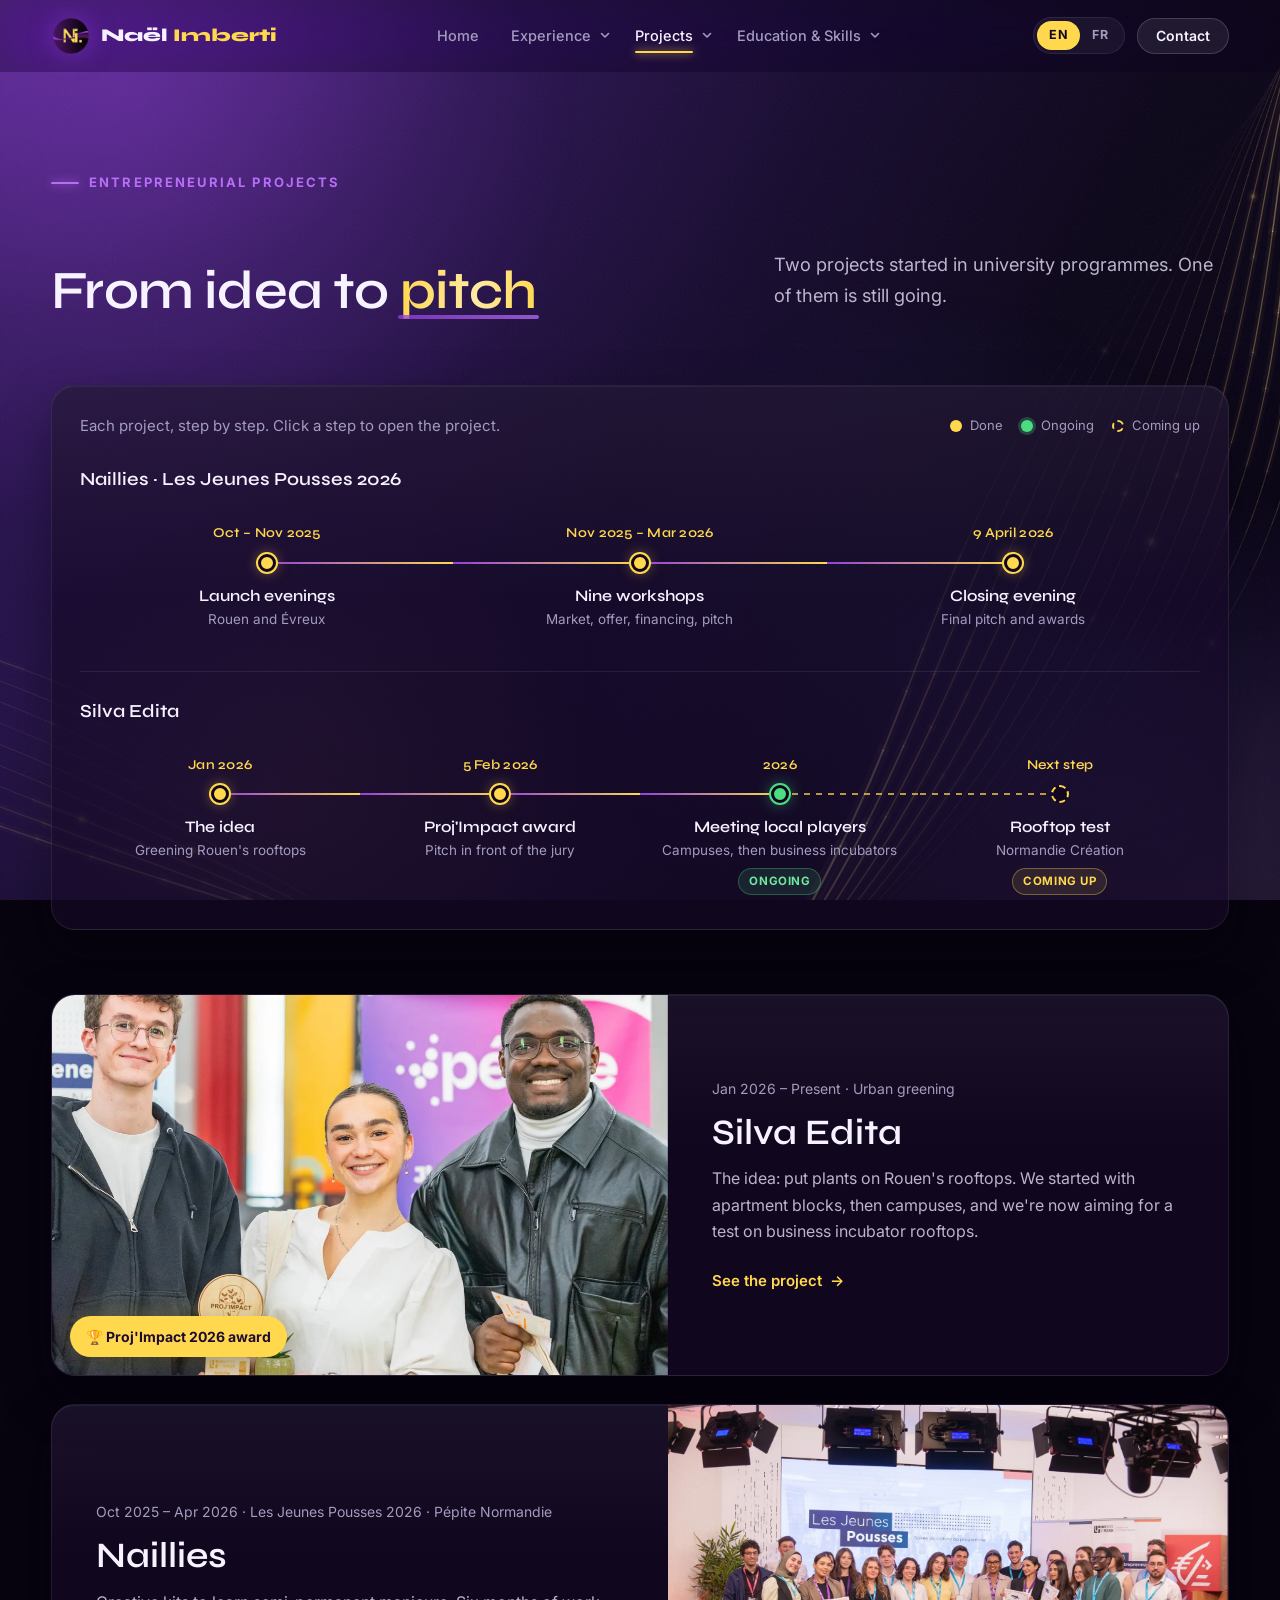
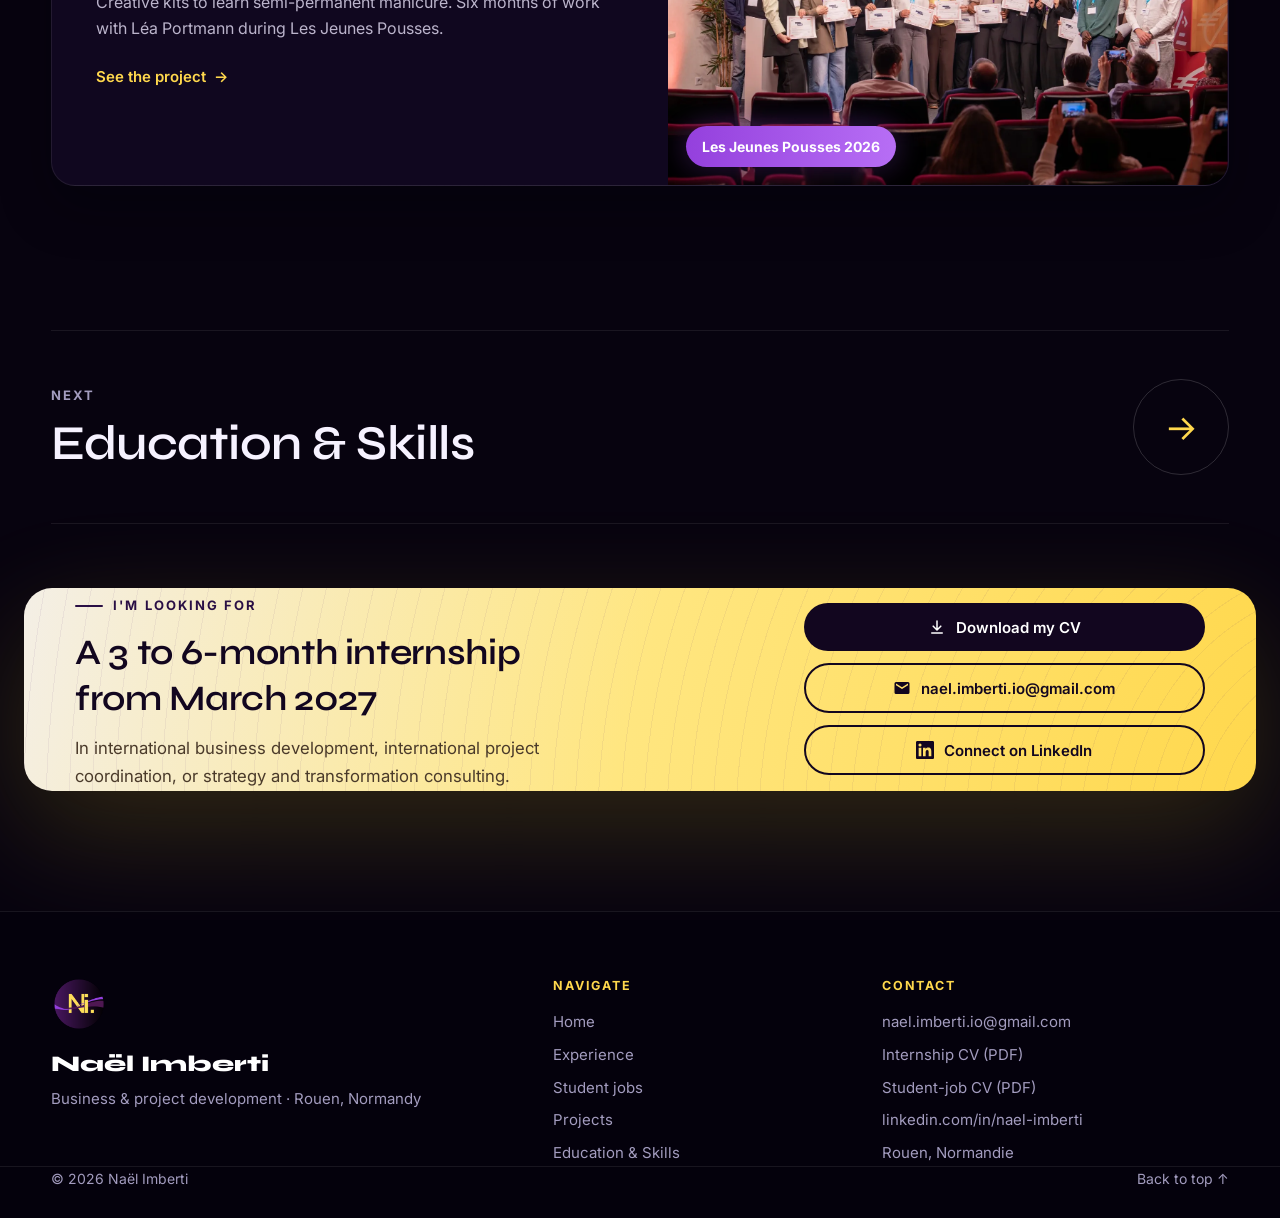
<file: projects.html>
<!doctype html>
<html lang="en">
<head>
  <meta charset="utf-8">
  <meta name="viewport" content="width=device-width, initial-scale=1">
  <title>Projects · Naël Imberti</title>
  <meta name="description" content="Entrepreneurial projects of Naël Imberti: Silva Edita (Proj'Impact 2026 laureate) and Naillies (Les Jeunes Pousses 2026).">
  <meta name="author" content="Naël Imberti">
  <meta name="theme-color" content="#12061f">
  <meta name="color-scheme" content="dark">
  <link rel="icon" type="image/png" href="favicon.png">
  <link rel="apple-touch-icon" href="assets/img/apple-touch-icon.png">
  <meta property="og:type" content="website">
  <meta property="og:title" content="Projects · Naël Imberti">
  <meta property="og:description" content="Entrepreneurial projects of Naël Imberti: Silva Edita (Proj'Impact 2026 laureate) and Naillies (Les Jeunes Pousses 2026).">
  <meta property="og:image" content="https://naelimberti.github.io/porte-folio/assets/img/og-image.jpg">
  <meta property="og:url" content="https://naelimberti.github.io/porte-folio/projects.html">
  <link rel="canonical" href="https://naelimberti.github.io/porte-folio/projects.html">
  <meta name="twitter:card" content="summary_large_image">
  <link rel="preconnect" href="https://fonts.googleapis.com">
  <link rel="preconnect" href="https://fonts.gstatic.com" crossorigin>
  <link href="https://fonts.googleapis.com/css2?family=Syne:wght@600;700;800&family=Inter:wght@400;500;600;700&display=swap" rel="stylesheet">
  <link rel="stylesheet" href="assets/css/style.css">
  <noscript><style>.curtain{display:none!important}</style></noscript>
</head>
<body data-page="projects">

<!-- Ambient background: gradient, aurora, golden ribbon (canvas), vignette, grain -->
<div class="ambient" aria-hidden="true">
  <div class="ambient__base"></div>
  <div class="ambient__aurora"><span class="a1"></span><span class="a2"></span><span class="a3"></span><span class="a4"></span></div>
  <canvas class="ambient__ribbon" id="ribbon"></canvas>
  <div class="ambient__vignette"></div>
  <div class="ambient__grain"></div>
</div>

<!-- Page transition curtain (lifts on load, drops before leaving) -->
<div class="curtain" aria-hidden="true">
  <div class="curtain__gold"></div>
  <div class="curtain__main">
    <div class="curtain__inner">
      <div class="curtain__mark">
        <svg class="curtain__ring" viewBox="0 0 120 120"><circle cx="60" cy="60" r="56"/></svg>
        <img src="assets/img/logo-round.png" alt="" width="84" height="84">
      </div>
      <span class="curtain__label"></span>
    </div>
  </div>
</div>

<a class="skip" href="#main" data-i18n="skip">Skip to content</a>

<!-- ───────── HEADER ───────── -->
<header class="header" id="top">
  <div class="container header__inner">
    <a href="index.html" class="brand" aria-label="Naël Imberti, home">
      <img src="assets/img/logo-round.png" alt="" width="40" height="40">
      <span>Naël <strong>Imberti</strong></span>
    </a>

    <nav class="nav" id="nav" aria-label="Main">
      <a href="index.html" data-i18n="nav.home">Home</a>
      <div class="nav__item has-sub">
        <a href="experience.html" data-i18n="nav.experience">Experience</a>
        <button type="button" class="nav__toggle" aria-expanded="false" aria-label="Experience: submenu"><svg viewBox="0 0 12 12" width="12" height="12" aria-hidden="true"><path d="M2.5 4.5 6 8l3.5-3.5" fill="none" stroke="currentColor" stroke-width="1.6" stroke-linecap="round" stroke-linejoin="round"/></svg></button>
        <div class="nav__sub">
          <a href="experience.html" data-i18n="nav.internships">Internships &amp; experience</a>
          <a href="jobs.html" data-i18n="nav.jobs">Student jobs</a>
        </div>
      </div>
      <div class="nav__item has-sub">
        <a href="projects.html" class="is-active" aria-current="page" data-i18n="nav.projects">Projects</a>
        <button type="button" class="nav__toggle" aria-expanded="false" aria-label="Projects: submenu"><svg viewBox="0 0 12 12" width="12" height="12" aria-hidden="true"><path d="M2.5 4.5 6 8l3.5-3.5" fill="none" stroke="currentColor" stroke-width="1.6" stroke-linecap="round" stroke-linejoin="round"/></svg></button>
        <div class="nav__sub">
          <a href="projects.html" data-i18n="nav.allprojects">All projects</a>
          <a href="projects/silva-edita.html">Silva Edita</a>
          <a href="projects/jeunes-pousses.html">Naillies · Les Jeunes Pousses</a>
        </div>
      </div>
      <div class="nav__item has-sub">
        <a href="education.html" data-i18n="nav.eduskills">Education &amp; Skills</a>
        <button type="button" class="nav__toggle" aria-expanded="false" aria-label="Education &amp; Skills: submenu"><svg viewBox="0 0 12 12" width="12" height="12" aria-hidden="true"><path d="M2.5 4.5 6 8l3.5-3.5" fill="none" stroke="currentColor" stroke-width="1.6" stroke-linecap="round" stroke-linejoin="round"/></svg></button>
        <div class="nav__sub">
          <a href="education.html" data-i18n="nav.course">My studies</a>
          <a href="education.html#skills" data-i18n="nav.skills2">Skills &amp; languages</a>
        </div>
      </div>
      <a href="#contact" class="nav__cta-mobile" data-i18n="nav.contact">Contact</a>
    </nav>

    <div class="header__actions">
      <div class="lang" role="group" aria-label="Language">
        <button type="button" class="lang__btn" data-lang="en" aria-pressed="true">EN</button>
        <button type="button" class="lang__btn" data-lang="fr" aria-pressed="false">FR</button>
      </div>
      <a href="#contact" class="btn btn--primary btn--sm header__cta" data-i18n="nav.contact">Contact</a>
      <button type="button" class="burger" aria-label="Menu" aria-expanded="false" aria-controls="nav">
        <span></span><span></span><span></span>
      </button>
    </div>
  </div>
  <div class="progress" aria-hidden="true"></div>
</header>

<main id="main">

<!-- ───────── PAGE HERO ───────── -->
<section class="page-hero">
  <div class="container page-hero__grid">
    <div class="page-hero__text">
      <p class="eyebrow" data-i18n="proj.eyebrow">Entrepreneurial projects</p>
      <h1 class="page-hero__title" data-i18n="proj.title">From idea to <span class="hl">pitch</span></h1>
      <p class="page-hero__lead" data-i18n="proj.lead">Two projects started in university programmes. One of them is still going.</p>
    </div>
  </div>
</section>

<section class="section section--flush">
  <div class="container">
    <div class="tl-wrap reveal">
      <div class="tl-head">
        <p class="tl-hint" data-i18n="tl.hintProj">Each project, step by step. Click a step to open the project.</p>
        <ul class="tl-legend"><li class="is-past" data-i18n="tl.past">Done</li><li class="is-now" data-i18n="tl.now">Ongoing</li><li class="is-next" data-i18n="tl.next">Coming up</li></ul>
      </div>
      <div class="tl-group">
        <h3 class="tl__heading"><a href="projects/jeunes-pousses.html">Naillies · Les Jeunes Pousses 2026</a></h3>
        <ol class="tl" style="--n: 3">
          <li class="tl__stop is-past"><a class="tl__btn" href="projects/jeunes-pousses.html"><span class="tl__date" data-i18n="tl.n1d">Oct – Nov 2025</span><span class="tl__dot" aria-hidden="true"></span><span class="tl__title" data-i18n="tl.n1t">Launch evenings</span><span class="tl__sub" data-i18n="tl.n1s">Rouen and Évreux</span></a></li>
          <li class="tl__stop is-past"><a class="tl__btn" href="projects/jeunes-pousses.html"><span class="tl__date" data-i18n="tl.n2d">Nov 2025 – Mar 2026</span><span class="tl__dot" aria-hidden="true"></span><span class="tl__title" data-i18n="tl.n2t">Nine workshops</span><span class="tl__sub" data-i18n="tl.n2s">Market, offer, financing, pitch</span></a></li>
          <li class="tl__stop is-past"><a class="tl__btn" href="projects/jeunes-pousses.html"><span class="tl__date" data-i18n="tl.n3d">9 April 2026</span><span class="tl__dot" aria-hidden="true"></span><span class="tl__title" data-i18n="tl.n3t">Closing evening</span><span class="tl__sub" data-i18n="tl.n3s">Final pitch and awards</span></a></li>
        </ol>
      </div>
      <div class="tl-group">
        <h3 class="tl__heading"><a href="projects/silva-edita.html">Silva Edita</a></h3>
        <ol class="tl" style="--n: 4">
          <li class="tl__stop is-past"><a class="tl__btn" href="projects/silva-edita.html"><span class="tl__date" data-i18n="tl.s1d">Jan 2026</span><span class="tl__dot" aria-hidden="true"></span><span class="tl__title" data-i18n="tl.s1t">The idea</span><span class="tl__sub" data-i18n="tl.s1s">Greening Rouen's rooftops</span></a></li>
          <li class="tl__stop is-past"><a class="tl__btn" href="projects/silva-edita.html"><span class="tl__date" data-i18n="tl.s2d">5 Feb 2026</span><span class="tl__dot" aria-hidden="true"></span><span class="tl__title" data-i18n="tl.s2t">Proj'Impact award</span><span class="tl__sub" data-i18n="tl.s2s">Pitch in front of the jury</span></a></li>
          <li class="tl__stop is-now"><a class="tl__btn" href="projects/silva-edita.html"><span class="tl__date" data-i18n="tl.s3d">2026</span><span class="tl__dot" aria-hidden="true"></span><span class="tl__title" data-i18n="tl.s3t">Meeting local players</span><span class="tl__sub" data-i18n="tl.s3s">Campuses, then business incubators</span><span class="tl__badge" data-i18n="tl.now">Ongoing</span></a></li>
          <li class="tl__stop is-next"><a class="tl__btn" href="projects/silva-edita.html"><span class="tl__date" data-i18n="tl.s4d">Next step</span><span class="tl__dot" aria-hidden="true"></span><span class="tl__title" data-i18n="tl.s4t">Rooftop test</span><span class="tl__sub">Normandie Création</span><span class="tl__badge" data-i18n="tl.next">Coming up</span></a></li>
        </ol>
      </div>
    </div>
    <div class="projects" data-stagger>
      <a class="project" href="projects/silva-edita.html">
        <div class="project__media reveal-media">
          <img src="assets/img/silva-team.webp" alt="Silva Edita team with the Proj'Impact 2026 award" loading="lazy" width="1200" height="800">
          <span class="feature__award" data-i18n="proj1.award">🏆 Proj'Impact 2026 award</span>
        </div>
        <div class="project__body">
          <p class="card__meta" data-i18n="proj1.meta">Jan 2026 – Present · Urban greening</p>
          <h2 class="project__title">Silva Edita</h2>
          <p data-i18n="pc1.text">The idea: put plants on Rouen's rooftops. We started with apartment blocks, then campuses, and we're now aiming for a test on business incubator rooftops.</p>
          <span class="explore__cta"><span data-i18n="common.case">See the project</span> <span aria-hidden="true">→</span></span>
        </div>
      </a>
      <a class="project" href="projects/jeunes-pousses.html">
        <div class="project__media reveal-media">
          <img src="assets/img/jp-closing.webp" alt="Closing evening of Les Jeunes Pousses 2026" loading="lazy" width="1600" height="1067">
          <span class="feature__award feature__award--violet">Les Jeunes Pousses 2026</span>
        </div>
        <div class="project__body">
          <p class="card__meta" data-i18n="proj2.meta">Oct 2025 – Apr 2026 · Les Jeunes Pousses 2026 · Pépite Normandie</p>
          <h2 class="project__title">Naillies</h2>
          <p data-i18n="pc2.text">Creative kits to learn semi-permanent manicure. Six months of work with Léa Portmann during Les Jeunes Pousses.</p>
          <span class="explore__cta"><span data-i18n="common.case">See the project</span> <span aria-hidden="true">→</span></span>
        </div>
      </a>
    </div>
  </div>
</section>

<!-- ───────── NEXT PAGE ───────── -->
<section class="next">
  <div class="container">
    <a class="next__link reveal" href="education.html">
      <span class="next__eyebrow" data-i18n="common.next">Next</span>
      <span class="next__title" data-i18n="nav.eduskills">Education &amp; Skills</span>
      <span class="next__arrow" aria-hidden="true">→</span>
    </a>
  </div>
</section>

<!-- ───────── CTA / CONTACT ───────── -->
<section class="cta" id="contact">
  <div class="container cta__inner reveal">
    <div>
      <p class="eyebrow eyebrow--dark" data-i18n="cta.eyebrow">I'm looking for</p>
      <h2 class="cta__title" data-i18n="cta.title">A 3 to 6-month internship from March 2027</h2>
      <p class="cta__text" data-i18n="cta.text">In international business development, international project coordination, or strategy and transformation consulting.</p>
    </div>
    <div class="cta__actions">
      <a class="btn btn--dark" href="assets/cv/CV_Nael_Imberti_EN.pdf" download="CV_Nael_Imberti_EN.pdf" data-lang-only="en"><svg viewBox="0 0 24 24" width="18" height="18" aria-hidden="true"><path fill="currentColor" d="M12 3a1 1 0 0 1 1 1v9.6l3.3-3.3a1 1 0 1 1 1.4 1.4l-5 5a1 1 0 0 1-1.4 0l-5-5a1 1 0 1 1 1.4-1.4l3.3 3.3V4a1 1 0 0 1 1-1ZM5 19h14a1 1 0 1 1 0 2H5a1 1 0 1 1 0-2Z"/></svg> <span>Download my CV</span></a>
      <a class="btn btn--dark" href="assets/cv/CV_Nael_Imberti_FR.pdf" download="CV_Nael_Imberti_FR.pdf" data-lang-only="fr" lang="fr"><svg viewBox="0 0 24 24" width="18" height="18" aria-hidden="true"><path fill="currentColor" d="M12 3a1 1 0 0 1 1 1v9.6l3.3-3.3a1 1 0 1 1 1.4 1.4l-5 5a1 1 0 0 1-1.4 0l-5-5a1 1 0 1 1 1.4-1.4l3.3 3.3V4a1 1 0 0 1 1-1ZM5 19h14a1 1 0 1 1 0 2H5a1 1 0 1 1 0-2Z"/></svg> <span>Télécharger mon CV</span></a>
      <a class="btn btn--outline-dark" href="mailto:nael.imberti.io@gmail.com">
        <svg viewBox="0 0 24 24" width="18" height="18" aria-hidden="true"><path fill="currentColor" d="M20 4H4a2 2 0 0 0-2 2v12a2 2 0 0 0 2 2h16a2 2 0 0 0 2-2V6a2 2 0 0 0-2-2Zm0 4.2-8 5-8-5V6l8 5 8-5v2.2Z"/></svg>
        nael.imberti.io@gmail.com
      </a>
      <a class="btn btn--outline-dark" href="https://www.linkedin.com/in/nael-imberti/" target="_blank" rel="noopener">
        <svg viewBox="0 0 24 24" width="18" height="18" aria-hidden="true"><path fill="currentColor" d="M20.45 20.45h-3.56v-5.57c0-1.33-.02-3.04-1.85-3.04-1.85 0-2.14 1.45-2.14 2.94v5.67H9.34V9h3.42v1.56h.05c.48-.9 1.64-1.85 3.37-1.85 3.6 0 4.27 2.37 4.27 5.46v6.28ZM5.34 7.43a2.06 2.06 0 1 1 0-4.13 2.06 2.06 0 0 1 0 4.13ZM7.12 20.45H3.56V9h3.56v11.45ZM22.22 0H1.77C.79 0 0 .77 0 1.73v20.54C0 23.23.79 24 1.77 24h20.45c.98 0 1.78-.77 1.78-1.73V1.73C24 .77 23.2 0 22.22 0Z"/></svg>
        <span data-i18n="cta.linkedin">Connect on LinkedIn</span>
      </a>
    </div>
  </div>
</section>

</main>

<!-- ───────── FOOTER ───────── -->
<footer class="footer">
  <div class="container footer__grid">
    <div class="footer__brand">
      <img src="assets/img/logo-round.png" alt="" width="56" height="56" loading="lazy">
      <p class="footer__name">Naël Imberti</p>
      <p class="footer__tag" data-i18n="footer.tag">Business &amp; project development · Rouen, Normandy</p>
    </div>
    <div>
      <p class="footer__h" data-i18n="footer.nav">Navigate</p>
      <ul class="footer__links">
        <li><a href="index.html" data-i18n="nav.home">Home</a></li>
        <li><a href="experience.html" data-i18n="nav.experience">Experience</a></li>
        <li><a href="jobs.html" data-i18n="nav.jobs">Student jobs</a></li>
        <li><a href="projects.html" data-i18n="nav.projects">Projects</a></li>
        <li><a href="education.html" data-i18n="nav.eduskills">Education &amp; Skills</a></li>
      </ul>
    </div>
    <div>
      <p class="footer__h" data-i18n="footer.contact">Contact</p>
      <ul class="footer__links">
        <li><a href="mailto:nael.imberti.io@gmail.com">nael.imberti.io@gmail.com</a></li>
        <li><a href="assets/cv/CV_Nael_Imberti_EN.pdf" download data-lang-only="en">Internship CV (PDF)</a><a href="assets/cv/CV_Nael_Imberti_FR.pdf" download data-lang-only="fr" lang="fr">CV stage (PDF)</a></li>
        <li><a href="assets/cv/CV_Job_Etudiant_Nael_Imberti_EN.pdf" download data-lang-only="en">Student-job CV (PDF)</a><a href="assets/cv/CV_Job_Etudiant_Nael_Imberti_FR.pdf" download data-lang-only="fr" lang="fr">CV job étudiant (PDF)</a></li>
        <li><a href="https://www.linkedin.com/in/nael-imberti/" target="_blank" rel="noopener">linkedin.com/in/nael-imberti</a></li>
        <li>Rouen, Normandie</li>
      </ul>
    </div>
  </div>
  <div class="container footer__bottom">
    <p>© <span id="year">2026</span> Naël Imberti</p>
    <a href="#top" data-i18n="footer.top">Back to top ↑</a>
  </div>
</footer>

<script src="assets/js/main.js" defer></script>
</body>
</html>
</file>
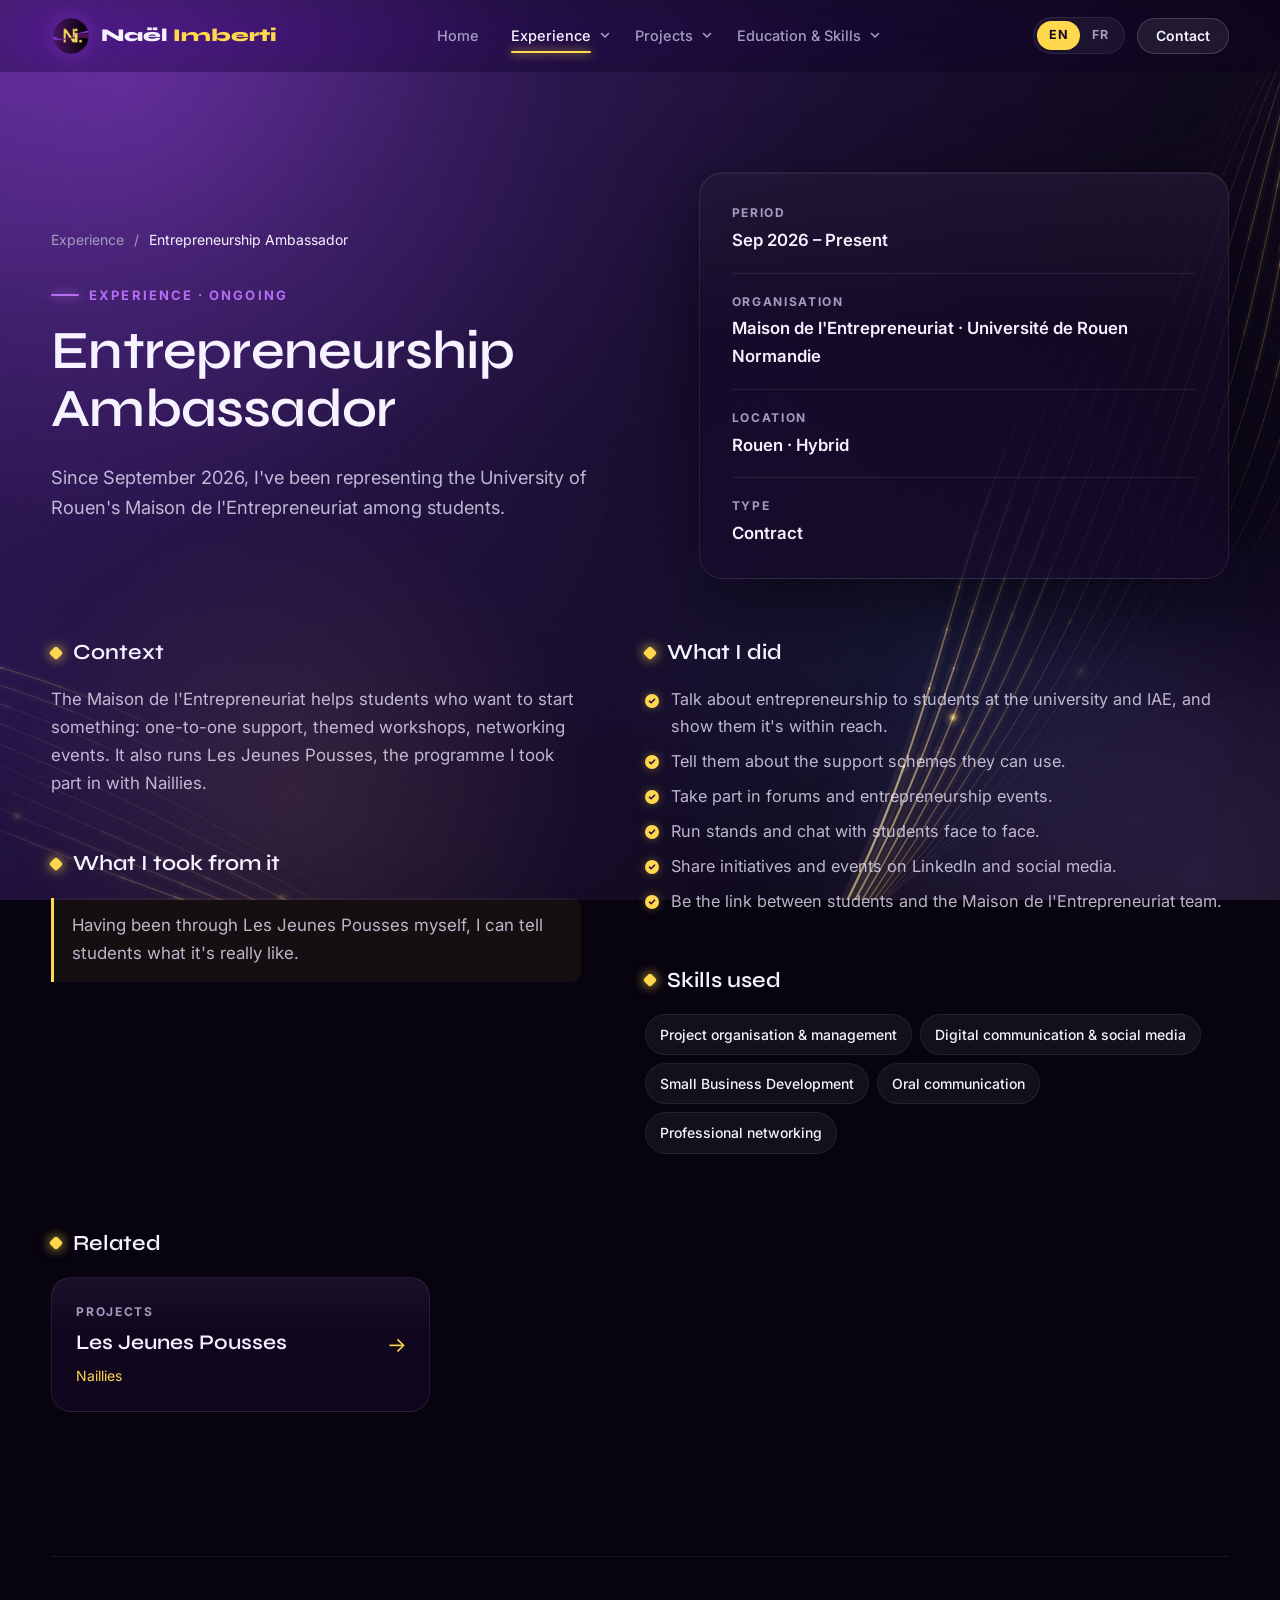
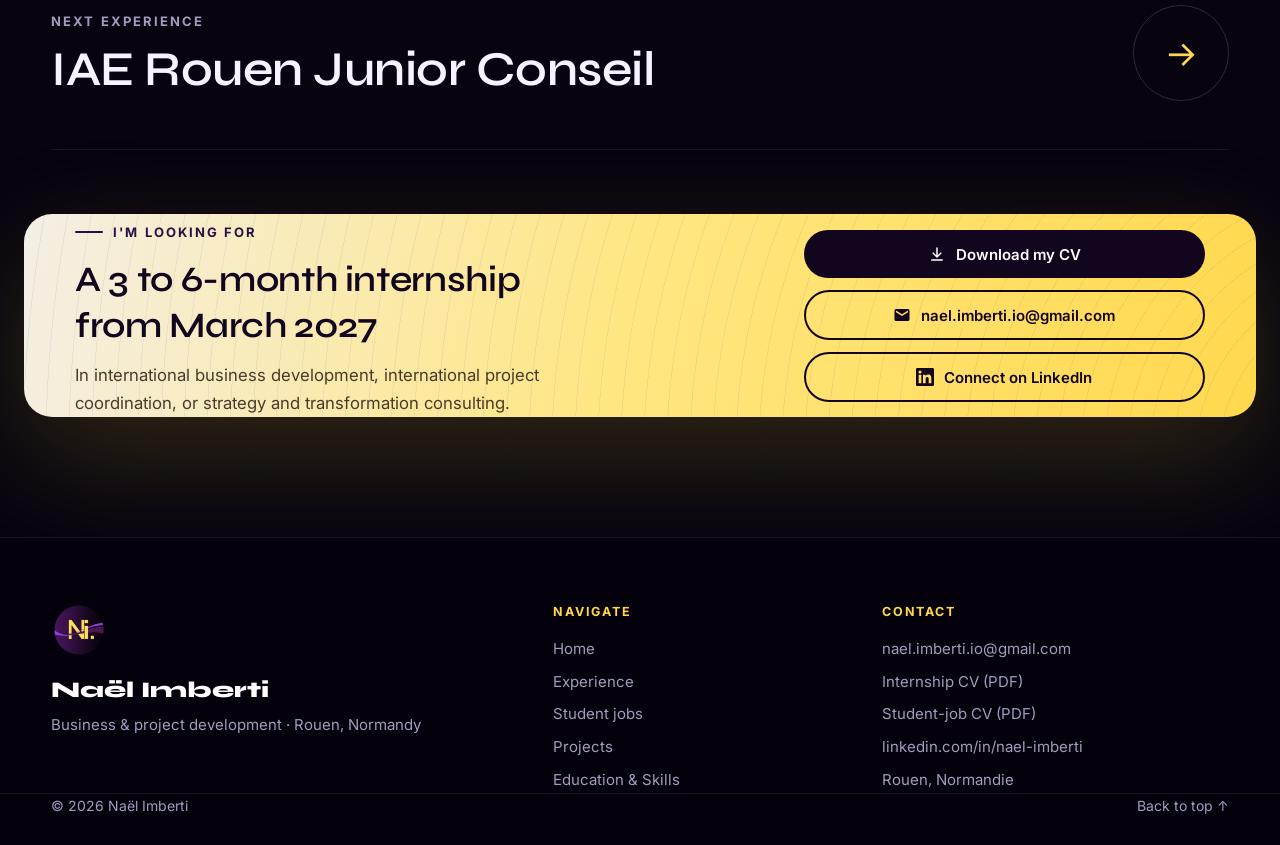
<file: experience/ambassador.html>
<!doctype html>
<html lang="en">
<head>
  <meta charset="utf-8">
  <meta name="viewport" content="width=device-width, initial-scale=1">
  <title>Entrepreneurship Ambassador · Naël Imberti</title>
  <meta name="description" content="Since September 2026, I've been representing the University of Rouen's Maison de l'Entrepreneuriat among students.">
  <meta name="author" content="Naël Imberti">
  <meta name="theme-color" content="#12061f">
  <meta name="color-scheme" content="dark">
  <link rel="icon" type="image/png" href="../favicon.png">
  <link rel="apple-touch-icon" href="../assets/img/apple-touch-icon.png">
  <meta property="og:type" content="website">
  <meta property="og:title" content="Entrepreneurship Ambassador · Naël Imberti">
  <meta property="og:description" content="Since September 2026, I've been representing the University of Rouen's Maison de l'Entrepreneuriat among students.">
  <meta property="og:image" content="https://naelimberti.github.io/porte-folio/assets/img/og-image.jpg">
  <meta property="og:url" content="https://naelimberti.github.io/porte-folio/experience/ambassador.html">
  <link rel="canonical" href="../https://naelimberti.github.io/porte-folio/experience/ambassador.html">
  <meta name="twitter:card" content="summary_large_image">
  <link rel="preconnect" href="https://fonts.googleapis.com">
  <link rel="preconnect" href="https://fonts.gstatic.com" crossorigin>
  <link href="https://fonts.googleapis.com/css2?family=Syne:wght@600;700;800&family=Inter:wght@400;500;600;700&display=swap" rel="stylesheet">
  <link rel="stylesheet" href="../assets/css/style.css">
  <noscript><style>.curtain{display:none!important}</style></noscript>
</head>
<body data-page="experience">

<!-- Ambient background: gradient, aurora, golden ribbon (canvas), vignette, grain -->
<div class="ambient" aria-hidden="true">
  <div class="ambient__base"></div>
  <div class="ambient__aurora"><span class="a1"></span><span class="a2"></span><span class="a3"></span><span class="a4"></span></div>
  <canvas class="ambient__ribbon" id="ribbon"></canvas>
  <div class="ambient__vignette"></div>
  <div class="ambient__grain"></div>
</div>

<!-- Page transition curtain (lifts on load, drops before leaving) -->
<div class="curtain" aria-hidden="true">
  <div class="curtain__gold"></div>
  <div class="curtain__main">
    <div class="curtain__inner">
      <div class="curtain__mark">
        <svg class="curtain__ring" viewBox="0 0 120 120"><circle cx="60" cy="60" r="56"/></svg>
        <img src="../assets/img/logo-round.png" alt="" width="84" height="84">
      </div>
      <span class="curtain__label"></span>
    </div>
  </div>
</div>

<a class="skip" href="#main" data-i18n="skip">Skip to content</a>

<!-- ───────── HEADER ───────── -->
<header class="header" id="top">
  <div class="container header__inner">
    <a href="../index.html" class="brand" aria-label="Naël Imberti, home">
      <img src="../assets/img/logo-round.png" alt="" width="40" height="40">
      <span>Naël <strong>Imberti</strong></span>
    </a>

    <nav class="nav" id="nav" aria-label="Main">
      <a href="../index.html" data-i18n="nav.home">Home</a>
      <div class="nav__item has-sub">
        <a href="../experience.html" class="is-active" aria-current="page" data-i18n="nav.experience">Experience</a>
        <button type="button" class="nav__toggle" aria-expanded="false" aria-label="Experience: submenu"><svg viewBox="0 0 12 12" width="12" height="12" aria-hidden="true"><path d="M2.5 4.5 6 8l3.5-3.5" fill="none" stroke="currentColor" stroke-width="1.6" stroke-linecap="round" stroke-linejoin="round"/></svg></button>
        <div class="nav__sub">
          <a href="../experience.html" aria-current="page" data-i18n="nav.internships">Internships &amp; experience</a>
          <a href="../jobs.html" data-i18n="nav.jobs">Student jobs</a>
        </div>
      </div>
      <div class="nav__item has-sub">
        <a href="../projects.html" data-i18n="nav.projects">Projects</a>
        <button type="button" class="nav__toggle" aria-expanded="false" aria-label="Projects: submenu"><svg viewBox="0 0 12 12" width="12" height="12" aria-hidden="true"><path d="M2.5 4.5 6 8l3.5-3.5" fill="none" stroke="currentColor" stroke-width="1.6" stroke-linecap="round" stroke-linejoin="round"/></svg></button>
        <div class="nav__sub">
          <a href="../projects.html" data-i18n="nav.allprojects">All projects</a>
          <a href="../projects/silva-edita.html">Silva Edita</a>
          <a href="../projects/jeunes-pousses.html">Naillies · Les Jeunes Pousses</a>
        </div>
      </div>
      <div class="nav__item has-sub">
        <a href="../education.html" data-i18n="nav.eduskills">Education &amp; Skills</a>
        <button type="button" class="nav__toggle" aria-expanded="false" aria-label="Education &amp; Skills: submenu"><svg viewBox="0 0 12 12" width="12" height="12" aria-hidden="true"><path d="M2.5 4.5 6 8l3.5-3.5" fill="none" stroke="currentColor" stroke-width="1.6" stroke-linecap="round" stroke-linejoin="round"/></svg></button>
        <div class="nav__sub">
          <a href="../education.html" data-i18n="nav.course">My studies</a>
          <a href="../education.html#skills" data-i18n="nav.skills2">Skills &amp; languages</a>
        </div>
      </div>
      <a href="#contact" class="nav__cta-mobile" data-i18n="nav.contact">Contact</a>
    </nav>

    <div class="header__actions">
      <div class="lang" role="group" aria-label="Language">
        <button type="button" class="lang__btn" data-lang="en" aria-pressed="true">EN</button>
        <button type="button" class="lang__btn" data-lang="fr" aria-pressed="false">FR</button>
      </div>
      <a href="#contact" class="btn btn--primary btn--sm header__cta" data-i18n="nav.contact">Contact</a>
      <button type="button" class="burger" aria-label="Menu" aria-expanded="false" aria-controls="nav">
        <span></span><span></span><span></span>
      </button>
    </div>
  </div>
  <div class="progress" aria-hidden="true"></div>
</header>

<main id="main">

<!-- ───────── PAGE HERO ───────── -->
<section class="page-hero page-hero--media">
  <div class="container page-hero__grid">
    <div class="page-hero__text">
      <nav class="crumbs" aria-label="Breadcrumb"><a href="../experience.html" data-i18n="nav.experience">Experience</a><span aria-hidden="true">/</span><span data-i18n="bar.amb">Entrepreneurship Ambassador</span></nav>
      <p class="eyebrow" data-i18n="xp4.eyebrow">Experience · Ongoing</p>
      <h1 class="page-hero__title" data-i18n="exp1.title">Entrepreneurship Ambassador</h1>
      <p class="page-hero__lead" data-i18n="xp4.lead">Since September 2026, I've been representing the University of Rouen's Maison de l'Entrepreneuriat among students.</p>
    </div>
    <dl class="page-hero__media facts facts--hero">
      <div><dt data-i18n="fact.period">Period</dt><dd data-i18n="xp4.f1">Sep 2026 – Present</dd></div>
      <div><dt data-i18n="fact.org">Organisation</dt><dd>Maison de l'Entrepreneuriat · Université de Rouen Normandie</dd></div>
      <div><dt data-i18n="fact.place">Location</dt><dd data-i18n="xp4.f3">Rouen · Hybrid</dd></div>
      <div><dt data-i18n="fact.type">Type</dt><dd data-i18n="xp4.f4">Contract</dd></div>
    </dl>
  </div>
</section>

<section class="section section--flush">
  <div class="container">
    <div class="xp">
      <div class="xp__col">
        <div class="case__block reveal">
          <h2 class="case__h" data-i18n="xp.context">Context</h2>
          <p data-i18n="xp4.ctx">The Maison de l'Entrepreneuriat helps students who want to start something: one-to-one support, themed workshops, networking events. It also runs Les Jeunes Pousses, the programme I took part in with Naillies.</p>
        </div>
        <div class="case__block reveal">
          <h2 class="case__h" data-i18n="xp.takeaway">What I took from it</h2>
          <p class="feature__goal" data-i18n="xp4.take">Having been through Les Jeunes Pousses myself, I can tell students what it's really like.</p>
        </div>
      </div>
      <div class="xp__col">
        <div class="case__block reveal">
          <h2 class="case__h" data-i18n="xp.did">What I did</h2>
          <ul class="ticks">
          <li data-i18n="exp1.b1">Talk about entrepreneurship to students at the university and IAE, and show them it's within reach.</li>
          <li data-i18n="exp1.b2">Tell them about the support schemes they can use.</li>
          <li data-i18n="exp1.b3">Take part in forums and entrepreneurship events.</li>
          <li data-i18n="exp1.b4">Run stands and chat with students face to face.</li>
          <li data-i18n="exp1.b5">Share initiatives and events on LinkedIn and social media.</li>
          <li data-i18n="exp1.b6">Be the link between students and the Maison de l'Entrepreneuriat team.</li>
          </ul>
        </div>
        <div class="case__block reveal">
          <h2 class="case__h" data-i18n="xp.skills">Skills used</h2>
          <ul class="chips">
          <li data-i18n="sk.pm">Project organisation &amp; management</li>
          <li data-i18n="sk.digital">Digital communication &amp; social media</li>
          <li data-i18n="sk.sbd">Small Business Development</li>
          <li data-i18n="sk.oral">Oral communication</li>
          <li data-i18n="sk.network">Professional networking</li>
          </ul>
        </div>
      </div>
    </div>
    <div class="related reveal">
      <h2 class="case__h" data-i18n="xp.related">Related</h2>
      <div class="related__grid" data-stagger>
        <a class="related__item" href="../projects/jeunes-pousses.html">
          <span class="related__label" data-i18n="nav.projects">Projects</span>
          <span class="related__title">Les Jeunes Pousses</span>
          <span class="related__sub">Naillies</span>
          <span class="related__arrow" aria-hidden="true">→</span>
        </a>
      </div>
    </div>
  </div>
</section>

<!-- ───────── NEXT PAGE ───────── -->
<section class="next">
  <div class="container">
    <a class="next__link reveal" href="../experience/junior-conseil.html">
      <span class="next__eyebrow" data-i18n="common.nextXp">Next experience</span>
      <span class="next__title" data-i18n="bar.jc">IAE Rouen Junior Conseil</span>
      <span class="next__arrow" aria-hidden="true">→</span>
    </a>
  </div>
</section>

<!-- ───────── CTA / CONTACT ───────── -->
<section class="cta" id="contact">
  <div class="container cta__inner reveal">
    <div>
      <p class="eyebrow eyebrow--dark" data-i18n="cta.eyebrow">I'm looking for</p>
      <h2 class="cta__title" data-i18n="cta.title">A 3 to 6-month internship from March 2027</h2>
      <p class="cta__text" data-i18n="cta.text">In international business development, international project coordination, or strategy and transformation consulting.</p>
    </div>
    <div class="cta__actions">
      <a class="btn btn--dark" href="../assets/cv/CV_Nael_Imberti_EN.pdf" download="CV_Nael_Imberti_EN.pdf" data-lang-only="en"><svg viewBox="0 0 24 24" width="18" height="18" aria-hidden="true"><path fill="currentColor" d="M12 3a1 1 0 0 1 1 1v9.6l3.3-3.3a1 1 0 1 1 1.4 1.4l-5 5a1 1 0 0 1-1.4 0l-5-5a1 1 0 1 1 1.4-1.4l3.3 3.3V4a1 1 0 0 1 1-1ZM5 19h14a1 1 0 1 1 0 2H5a1 1 0 1 1 0-2Z"/></svg> <span>Download my CV</span></a>
      <a class="btn btn--dark" href="../assets/cv/CV_Nael_Imberti_FR.pdf" download="CV_Nael_Imberti_FR.pdf" data-lang-only="fr" lang="fr"><svg viewBox="0 0 24 24" width="18" height="18" aria-hidden="true"><path fill="currentColor" d="M12 3a1 1 0 0 1 1 1v9.6l3.3-3.3a1 1 0 1 1 1.4 1.4l-5 5a1 1 0 0 1-1.4 0l-5-5a1 1 0 1 1 1.4-1.4l3.3 3.3V4a1 1 0 0 1 1-1ZM5 19h14a1 1 0 1 1 0 2H5a1 1 0 1 1 0-2Z"/></svg> <span>Télécharger mon CV</span></a>
      <a class="btn btn--outline-dark" href="mailto:nael.imberti.io@gmail.com">
        <svg viewBox="0 0 24 24" width="18" height="18" aria-hidden="true"><path fill="currentColor" d="M20 4H4a2 2 0 0 0-2 2v12a2 2 0 0 0 2 2h16a2 2 0 0 0 2-2V6a2 2 0 0 0-2-2Zm0 4.2-8 5-8-5V6l8 5 8-5v2.2Z"/></svg>
        nael.imberti.io@gmail.com
      </a>
      <a class="btn btn--outline-dark" href="https://www.linkedin.com/in/nael-imberti/" target="_blank" rel="noopener">
        <svg viewBox="0 0 24 24" width="18" height="18" aria-hidden="true"><path fill="currentColor" d="M20.45 20.45h-3.56v-5.57c0-1.33-.02-3.04-1.85-3.04-1.85 0-2.14 1.45-2.14 2.94v5.67H9.34V9h3.42v1.56h.05c.48-.9 1.64-1.85 3.37-1.85 3.6 0 4.27 2.37 4.27 5.46v6.28ZM5.34 7.43a2.06 2.06 0 1 1 0-4.13 2.06 2.06 0 0 1 0 4.13ZM7.12 20.45H3.56V9h3.56v11.45ZM22.22 0H1.77C.79 0 0 .77 0 1.73v20.54C0 23.23.79 24 1.77 24h20.45c.98 0 1.78-.77 1.78-1.73V1.73C24 .77 23.2 0 22.22 0Z"/></svg>
        <span data-i18n="cta.linkedin">Connect on LinkedIn</span>
      </a>
    </div>
  </div>
</section>

</main>

<!-- ───────── FOOTER ───────── -->
<footer class="footer">
  <div class="container footer__grid">
    <div class="footer__brand">
      <img src="../assets/img/logo-round.png" alt="" width="56" height="56" loading="lazy">
      <p class="footer__name">Naël Imberti</p>
      <p class="footer__tag" data-i18n="footer.tag">Business &amp; project development · Rouen, Normandy</p>
    </div>
    <div>
      <p class="footer__h" data-i18n="footer.nav">Navigate</p>
      <ul class="footer__links">
        <li><a href="../index.html" data-i18n="nav.home">Home</a></li>
        <li><a href="../experience.html" data-i18n="nav.experience">Experience</a></li>
        <li><a href="../jobs.html" data-i18n="nav.jobs">Student jobs</a></li>
        <li><a href="../projects.html" data-i18n="nav.projects">Projects</a></li>
        <li><a href="../education.html" data-i18n="nav.eduskills">Education &amp; Skills</a></li>
      </ul>
    </div>
    <div>
      <p class="footer__h" data-i18n="footer.contact">Contact</p>
      <ul class="footer__links">
        <li><a href="mailto:nael.imberti.io@gmail.com">nael.imberti.io@gmail.com</a></li>
        <li><a href="../assets/cv/CV_Nael_Imberti_EN.pdf" download data-lang-only="en">Internship CV (PDF)</a><a href="../assets/cv/CV_Nael_Imberti_FR.pdf" download data-lang-only="fr" lang="fr">CV stage (PDF)</a></li>
        <li><a href="../assets/cv/CV_Job_Etudiant_Nael_Imberti_EN.pdf" download data-lang-only="en">Student-job CV (PDF)</a><a href="../assets/cv/CV_Job_Etudiant_Nael_Imberti_FR.pdf" download data-lang-only="fr" lang="fr">CV job étudiant (PDF)</a></li>
        <li><a href="https://www.linkedin.com/in/nael-imberti/" target="_blank" rel="noopener">linkedin.com/in/nael-imberti</a></li>
        <li>Rouen, Normandie</li>
      </ul>
    </div>
  </div>
  <div class="container footer__bottom">
    <p>© <span id="year">2026</span> Naël Imberti</p>
    <a href="#top" data-i18n="footer.top">Back to top ↑</a>
  </div>
</footer>

<script src="../assets/js/main.js" defer></script>
</body>
</html>
</file>
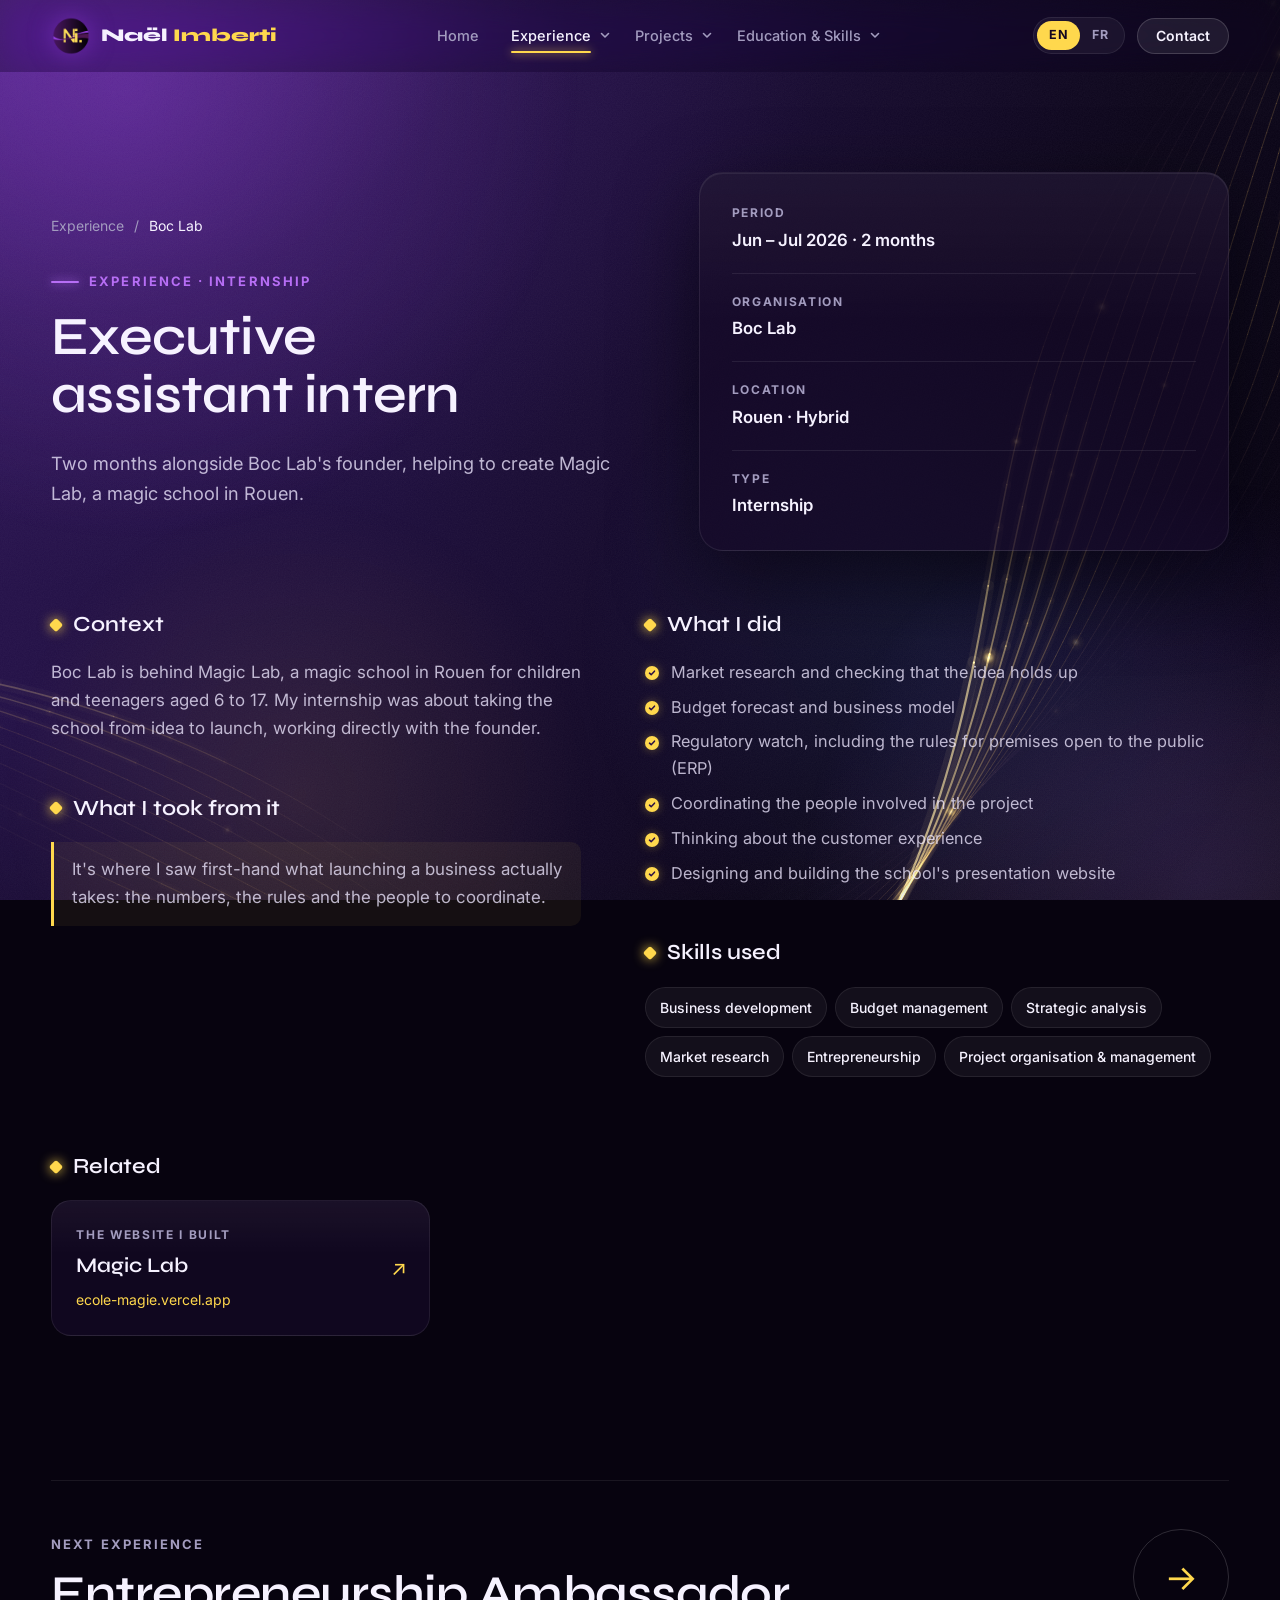
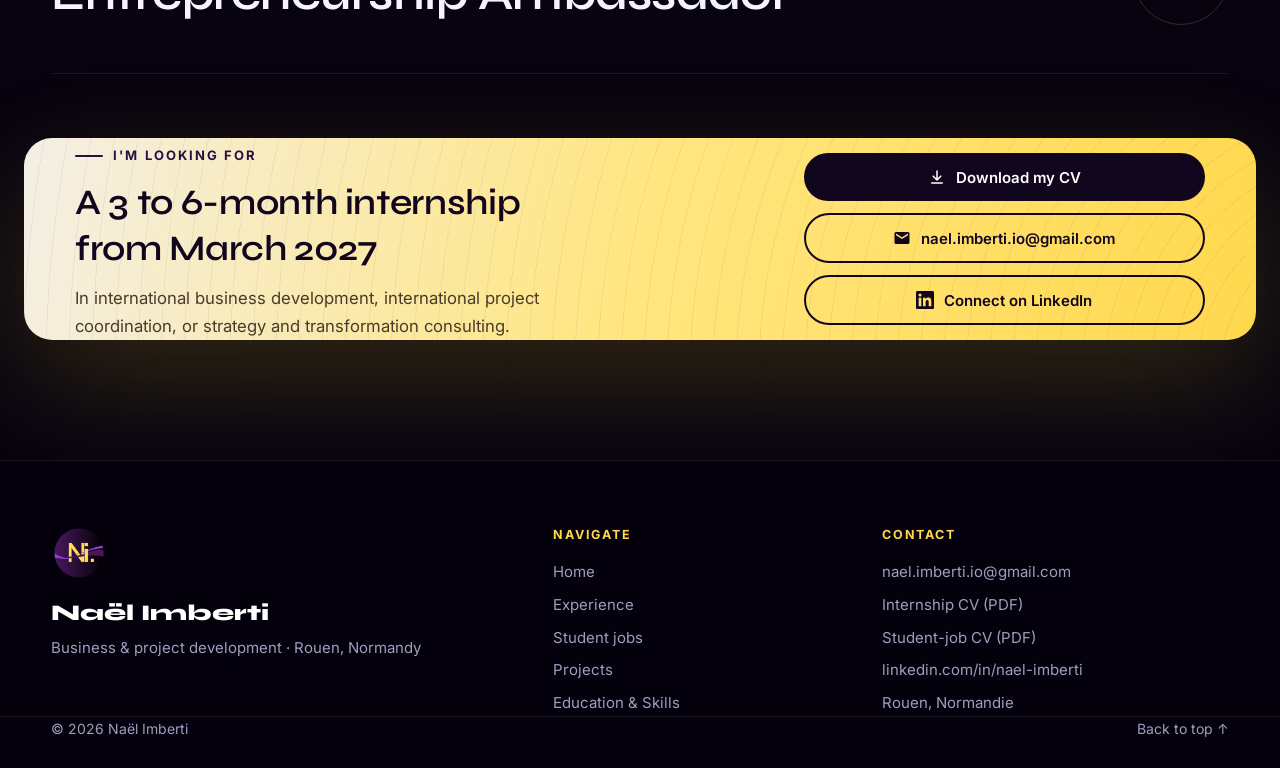
<file: experience/boc-lab.html>
<!doctype html>
<html lang="en">
<head>
  <meta charset="utf-8">
  <meta name="viewport" content="width=device-width, initial-scale=1">
  <title>Boc Lab · Naël Imberti</title>
  <meta name="description" content="Two months alongside Boc Lab's founder, helping to create Magic Lab, a magic school in Rouen.">
  <meta name="author" content="Naël Imberti">
  <meta name="theme-color" content="#12061f">
  <meta name="color-scheme" content="dark">
  <link rel="icon" type="image/png" href="../favicon.png">
  <link rel="apple-touch-icon" href="../assets/img/apple-touch-icon.png">
  <meta property="og:type" content="website">
  <meta property="og:title" content="Boc Lab · Naël Imberti">
  <meta property="og:description" content="Two months alongside Boc Lab's founder, helping to create Magic Lab, a magic school in Rouen.">
  <meta property="og:image" content="https://naelimberti.github.io/porte-folio/assets/img/og-image.jpg">
  <meta property="og:url" content="https://naelimberti.github.io/porte-folio/experience/boc-lab.html">
  <link rel="canonical" href="../https://naelimberti.github.io/porte-folio/experience/boc-lab.html">
  <meta name="twitter:card" content="summary_large_image">
  <link rel="preconnect" href="https://fonts.googleapis.com">
  <link rel="preconnect" href="https://fonts.gstatic.com" crossorigin>
  <link href="https://fonts.googleapis.com/css2?family=Syne:wght@600;700;800&family=Inter:wght@400;500;600;700&display=swap" rel="stylesheet">
  <link rel="stylesheet" href="../assets/css/style.css">
  <noscript><style>.curtain{display:none!important}</style></noscript>
</head>
<body data-page="experience">

<!-- Ambient background: gradient, aurora, golden ribbon (canvas), vignette, grain -->
<div class="ambient" aria-hidden="true">
  <div class="ambient__base"></div>
  <div class="ambient__aurora"><span class="a1"></span><span class="a2"></span><span class="a3"></span><span class="a4"></span></div>
  <canvas class="ambient__ribbon" id="ribbon"></canvas>
  <div class="ambient__vignette"></div>
  <div class="ambient__grain"></div>
</div>

<!-- Page transition curtain (lifts on load, drops before leaving) -->
<div class="curtain" aria-hidden="true">
  <div class="curtain__gold"></div>
  <div class="curtain__main">
    <div class="curtain__inner">
      <div class="curtain__mark">
        <svg class="curtain__ring" viewBox="0 0 120 120"><circle cx="60" cy="60" r="56"/></svg>
        <img src="../assets/img/logo-round.png" alt="" width="84" height="84">
      </div>
      <span class="curtain__label"></span>
    </div>
  </div>
</div>

<a class="skip" href="#main" data-i18n="skip">Skip to content</a>

<!-- ───────── HEADER ───────── -->
<header class="header" id="top">
  <div class="container header__inner">
    <a href="../index.html" class="brand" aria-label="Naël Imberti, home">
      <img src="../assets/img/logo-round.png" alt="" width="40" height="40">
      <span>Naël <strong>Imberti</strong></span>
    </a>

    <nav class="nav" id="nav" aria-label="Main">
      <a href="../index.html" data-i18n="nav.home">Home</a>
      <div class="nav__item has-sub">
        <a href="../experience.html" class="is-active" aria-current="page" data-i18n="nav.experience">Experience</a>
        <button type="button" class="nav__toggle" aria-expanded="false" aria-label="Experience: submenu"><svg viewBox="0 0 12 12" width="12" height="12" aria-hidden="true"><path d="M2.5 4.5 6 8l3.5-3.5" fill="none" stroke="currentColor" stroke-width="1.6" stroke-linecap="round" stroke-linejoin="round"/></svg></button>
        <div class="nav__sub">
          <a href="../experience.html" aria-current="page" data-i18n="nav.internships">Internships &amp; experience</a>
          <a href="../jobs.html" data-i18n="nav.jobs">Student jobs</a>
        </div>
      </div>
      <div class="nav__item has-sub">
        <a href="../projects.html" data-i18n="nav.projects">Projects</a>
        <button type="button" class="nav__toggle" aria-expanded="false" aria-label="Projects: submenu"><svg viewBox="0 0 12 12" width="12" height="12" aria-hidden="true"><path d="M2.5 4.5 6 8l3.5-3.5" fill="none" stroke="currentColor" stroke-width="1.6" stroke-linecap="round" stroke-linejoin="round"/></svg></button>
        <div class="nav__sub">
          <a href="../projects.html" data-i18n="nav.allprojects">All projects</a>
          <a href="../projects/silva-edita.html">Silva Edita</a>
          <a href="../projects/jeunes-pousses.html">Naillies · Les Jeunes Pousses</a>
        </div>
      </div>
      <div class="nav__item has-sub">
        <a href="../education.html" data-i18n="nav.eduskills">Education &amp; Skills</a>
        <button type="button" class="nav__toggle" aria-expanded="false" aria-label="Education &amp; Skills: submenu"><svg viewBox="0 0 12 12" width="12" height="12" aria-hidden="true"><path d="M2.5 4.5 6 8l3.5-3.5" fill="none" stroke="currentColor" stroke-width="1.6" stroke-linecap="round" stroke-linejoin="round"/></svg></button>
        <div class="nav__sub">
          <a href="../education.html" data-i18n="nav.course">My studies</a>
          <a href="../education.html#skills" data-i18n="nav.skills2">Skills &amp; languages</a>
        </div>
      </div>
      <a href="#contact" class="nav__cta-mobile" data-i18n="nav.contact">Contact</a>
    </nav>

    <div class="header__actions">
      <div class="lang" role="group" aria-label="Language">
        <button type="button" class="lang__btn" data-lang="en" aria-pressed="true">EN</button>
        <button type="button" class="lang__btn" data-lang="fr" aria-pressed="false">FR</button>
      </div>
      <a href="#contact" class="btn btn--primary btn--sm header__cta" data-i18n="nav.contact">Contact</a>
      <button type="button" class="burger" aria-label="Menu" aria-expanded="false" aria-controls="nav">
        <span></span><span></span><span></span>
      </button>
    </div>
  </div>
  <div class="progress" aria-hidden="true"></div>
</header>

<main id="main">

<!-- ───────── PAGE HERO ───────── -->
<section class="page-hero page-hero--media">
  <div class="container page-hero__grid">
    <div class="page-hero__text">
      <nav class="crumbs" aria-label="Breadcrumb"><a href="../experience.html" data-i18n="nav.experience">Experience</a><span aria-hidden="true">/</span><span data-i18n="bar.boc">Boc Lab</span></nav>
      <p class="eyebrow" data-i18n="xp2.eyebrow">Experience · Internship</p>
      <h1 class="page-hero__title" data-i18n="exp3.title">Executive assistant intern</h1>
      <p class="page-hero__lead" data-i18n="xp2.lead">Two months alongside Boc Lab's founder, helping to create Magic Lab, a magic school in Rouen.</p>
    </div>
    <dl class="page-hero__media facts facts--hero">
      <div><dt data-i18n="fact.period">Period</dt><dd data-i18n="xp2.f1">Jun – Jul 2026 · 2 months</dd></div>
      <div><dt data-i18n="fact.org">Organisation</dt><dd>Boc Lab</dd></div>
      <div><dt data-i18n="fact.place">Location</dt><dd data-i18n="xp2.f3">Rouen · Hybrid</dd></div>
      <div><dt data-i18n="fact.type">Type</dt><dd data-i18n="xp2.f4">Internship</dd></div>
    </dl>
  </div>
</section>

<section class="section section--flush">
  <div class="container">
    <div class="xp">
      <div class="xp__col">
        <div class="case__block reveal">
          <h2 class="case__h" data-i18n="xp.context">Context</h2>
          <p data-i18n="xp2.ctx">Boc Lab is behind Magic Lab, a magic school in Rouen for children and teenagers aged 6 to 17. My internship was about taking the school from idea to launch, working directly with the founder.</p>
        </div>
        <div class="case__block reveal">
          <h2 class="case__h" data-i18n="xp.takeaway">What I took from it</h2>
          <p class="feature__goal" data-i18n="xp2.take">It's where I saw first-hand what launching a business actually takes: the numbers, the rules and the people to coordinate.</p>
        </div>
      </div>
      <div class="xp__col">
        <div class="case__block reveal">
          <h2 class="case__h" data-i18n="xp.did">What I did</h2>
          <ul class="ticks">
          <li data-i18n="xp2.d1">Market research and checking that the idea holds up</li>
          <li data-i18n="xp2.d2">Budget forecast and business model</li>
          <li data-i18n="xp2.d3">Regulatory watch, including the rules for premises open to the public (ERP)</li>
          <li data-i18n="xp2.d4">Coordinating the people involved in the project</li>
          <li data-i18n="xp2.d5">Thinking about the customer experience</li>
          <li data-i18n="xp2.d6">Designing and building the school's presentation website</li>
          </ul>
        </div>
        <div class="case__block reveal">
          <h2 class="case__h" data-i18n="xp.skills">Skills used</h2>
          <ul class="chips">
          <li data-i18n="sk.bizdev">Business development</li>
          <li data-i18n="sk.budget">Budget management</li>
          <li data-i18n="sk.strat">Strategic analysis</li>
          <li data-i18n="sk.market">Market research</li>
          <li data-i18n="sk.entre">Entrepreneurship</li>
          <li data-i18n="sk.pm">Project organisation &amp; management</li>
          </ul>
        </div>
      </div>
    </div>
    <div class="related reveal">
      <h2 class="case__h" data-i18n="xp.related">Related</h2>
      <div class="related__grid" data-stagger>
        <a class="related__item" href="https://ecole-magie.vercel.app" target="_blank" rel="noopener">
          <span class="related__label" data-i18n="xp2.site">The website I built</span>
          <span class="related__title">Magic Lab</span>
          <span class="related__sub">ecole-magie.vercel.app</span>
          <span class="related__arrow" aria-hidden="true">↗</span>
        </a>
      </div>
    </div>
  </div>
</section>

<!-- ───────── NEXT PAGE ───────── -->
<section class="next">
  <div class="container">
    <a class="next__link reveal" href="../experience/ambassador.html">
      <span class="next__eyebrow" data-i18n="common.nextXp">Next experience</span>
      <span class="next__title" data-i18n="bar.amb">Entrepreneurship Ambassador</span>
      <span class="next__arrow" aria-hidden="true">→</span>
    </a>
  </div>
</section>

<!-- ───────── CTA / CONTACT ───────── -->
<section class="cta" id="contact">
  <div class="container cta__inner reveal">
    <div>
      <p class="eyebrow eyebrow--dark" data-i18n="cta.eyebrow">I'm looking for</p>
      <h2 class="cta__title" data-i18n="cta.title">A 3 to 6-month internship from March 2027</h2>
      <p class="cta__text" data-i18n="cta.text">In international business development, international project coordination, or strategy and transformation consulting.</p>
    </div>
    <div class="cta__actions">
      <a class="btn btn--dark" href="../assets/cv/CV_Nael_Imberti_EN.pdf" download="CV_Nael_Imberti_EN.pdf" data-lang-only="en"><svg viewBox="0 0 24 24" width="18" height="18" aria-hidden="true"><path fill="currentColor" d="M12 3a1 1 0 0 1 1 1v9.6l3.3-3.3a1 1 0 1 1 1.4 1.4l-5 5a1 1 0 0 1-1.4 0l-5-5a1 1 0 1 1 1.4-1.4l3.3 3.3V4a1 1 0 0 1 1-1ZM5 19h14a1 1 0 1 1 0 2H5a1 1 0 1 1 0-2Z"/></svg> <span>Download my CV</span></a>
      <a class="btn btn--dark" href="../assets/cv/CV_Nael_Imberti_FR.pdf" download="CV_Nael_Imberti_FR.pdf" data-lang-only="fr" lang="fr"><svg viewBox="0 0 24 24" width="18" height="18" aria-hidden="true"><path fill="currentColor" d="M12 3a1 1 0 0 1 1 1v9.6l3.3-3.3a1 1 0 1 1 1.4 1.4l-5 5a1 1 0 0 1-1.4 0l-5-5a1 1 0 1 1 1.4-1.4l3.3 3.3V4a1 1 0 0 1 1-1ZM5 19h14a1 1 0 1 1 0 2H5a1 1 0 1 1 0-2Z"/></svg> <span>Télécharger mon CV</span></a>
      <a class="btn btn--outline-dark" href="mailto:nael.imberti.io@gmail.com">
        <svg viewBox="0 0 24 24" width="18" height="18" aria-hidden="true"><path fill="currentColor" d="M20 4H4a2 2 0 0 0-2 2v12a2 2 0 0 0 2 2h16a2 2 0 0 0 2-2V6a2 2 0 0 0-2-2Zm0 4.2-8 5-8-5V6l8 5 8-5v2.2Z"/></svg>
        nael.imberti.io@gmail.com
      </a>
      <a class="btn btn--outline-dark" href="https://www.linkedin.com/in/nael-imberti/" target="_blank" rel="noopener">
        <svg viewBox="0 0 24 24" width="18" height="18" aria-hidden="true"><path fill="currentColor" d="M20.45 20.45h-3.56v-5.57c0-1.33-.02-3.04-1.85-3.04-1.85 0-2.14 1.45-2.14 2.94v5.67H9.34V9h3.42v1.56h.05c.48-.9 1.64-1.85 3.37-1.85 3.6 0 4.27 2.37 4.27 5.46v6.28ZM5.34 7.43a2.06 2.06 0 1 1 0-4.13 2.06 2.06 0 0 1 0 4.13ZM7.12 20.45H3.56V9h3.56v11.45ZM22.22 0H1.77C.79 0 0 .77 0 1.73v20.54C0 23.23.79 24 1.77 24h20.45c.98 0 1.78-.77 1.78-1.73V1.73C24 .77 23.2 0 22.22 0Z"/></svg>
        <span data-i18n="cta.linkedin">Connect on LinkedIn</span>
      </a>
    </div>
  </div>
</section>

</main>

<!-- ───────── FOOTER ───────── -->
<footer class="footer">
  <div class="container footer__grid">
    <div class="footer__brand">
      <img src="../assets/img/logo-round.png" alt="" width="56" height="56" loading="lazy">
      <p class="footer__name">Naël Imberti</p>
      <p class="footer__tag" data-i18n="footer.tag">Business &amp; project development · Rouen, Normandy</p>
    </div>
    <div>
      <p class="footer__h" data-i18n="footer.nav">Navigate</p>
      <ul class="footer__links">
        <li><a href="../index.html" data-i18n="nav.home">Home</a></li>
        <li><a href="../experience.html" data-i18n="nav.experience">Experience</a></li>
        <li><a href="../jobs.html" data-i18n="nav.jobs">Student jobs</a></li>
        <li><a href="../projects.html" data-i18n="nav.projects">Projects</a></li>
        <li><a href="../education.html" data-i18n="nav.eduskills">Education &amp; Skills</a></li>
      </ul>
    </div>
    <div>
      <p class="footer__h" data-i18n="footer.contact">Contact</p>
      <ul class="footer__links">
        <li><a href="mailto:nael.imberti.io@gmail.com">nael.imberti.io@gmail.com</a></li>
        <li><a href="../assets/cv/CV_Nael_Imberti_EN.pdf" download data-lang-only="en">Internship CV (PDF)</a><a href="../assets/cv/CV_Nael_Imberti_FR.pdf" download data-lang-only="fr" lang="fr">CV stage (PDF)</a></li>
        <li><a href="../assets/cv/CV_Job_Etudiant_Nael_Imberti_EN.pdf" download data-lang-only="en">Student-job CV (PDF)</a><a href="../assets/cv/CV_Job_Etudiant_Nael_Imberti_FR.pdf" download data-lang-only="fr" lang="fr">CV job étudiant (PDF)</a></li>
        <li><a href="https://www.linkedin.com/in/nael-imberti/" target="_blank" rel="noopener">linkedin.com/in/nael-imberti</a></li>
        <li>Rouen, Normandie</li>
      </ul>
    </div>
  </div>
  <div class="container footer__bottom">
    <p>© <span id="year">2026</span> Naël Imberti</p>
    <a href="#top" data-i18n="footer.top">Back to top ↑</a>
  </div>
</footer>

<script src="../assets/js/main.js" defer></script>
</body>
</html>
</file>
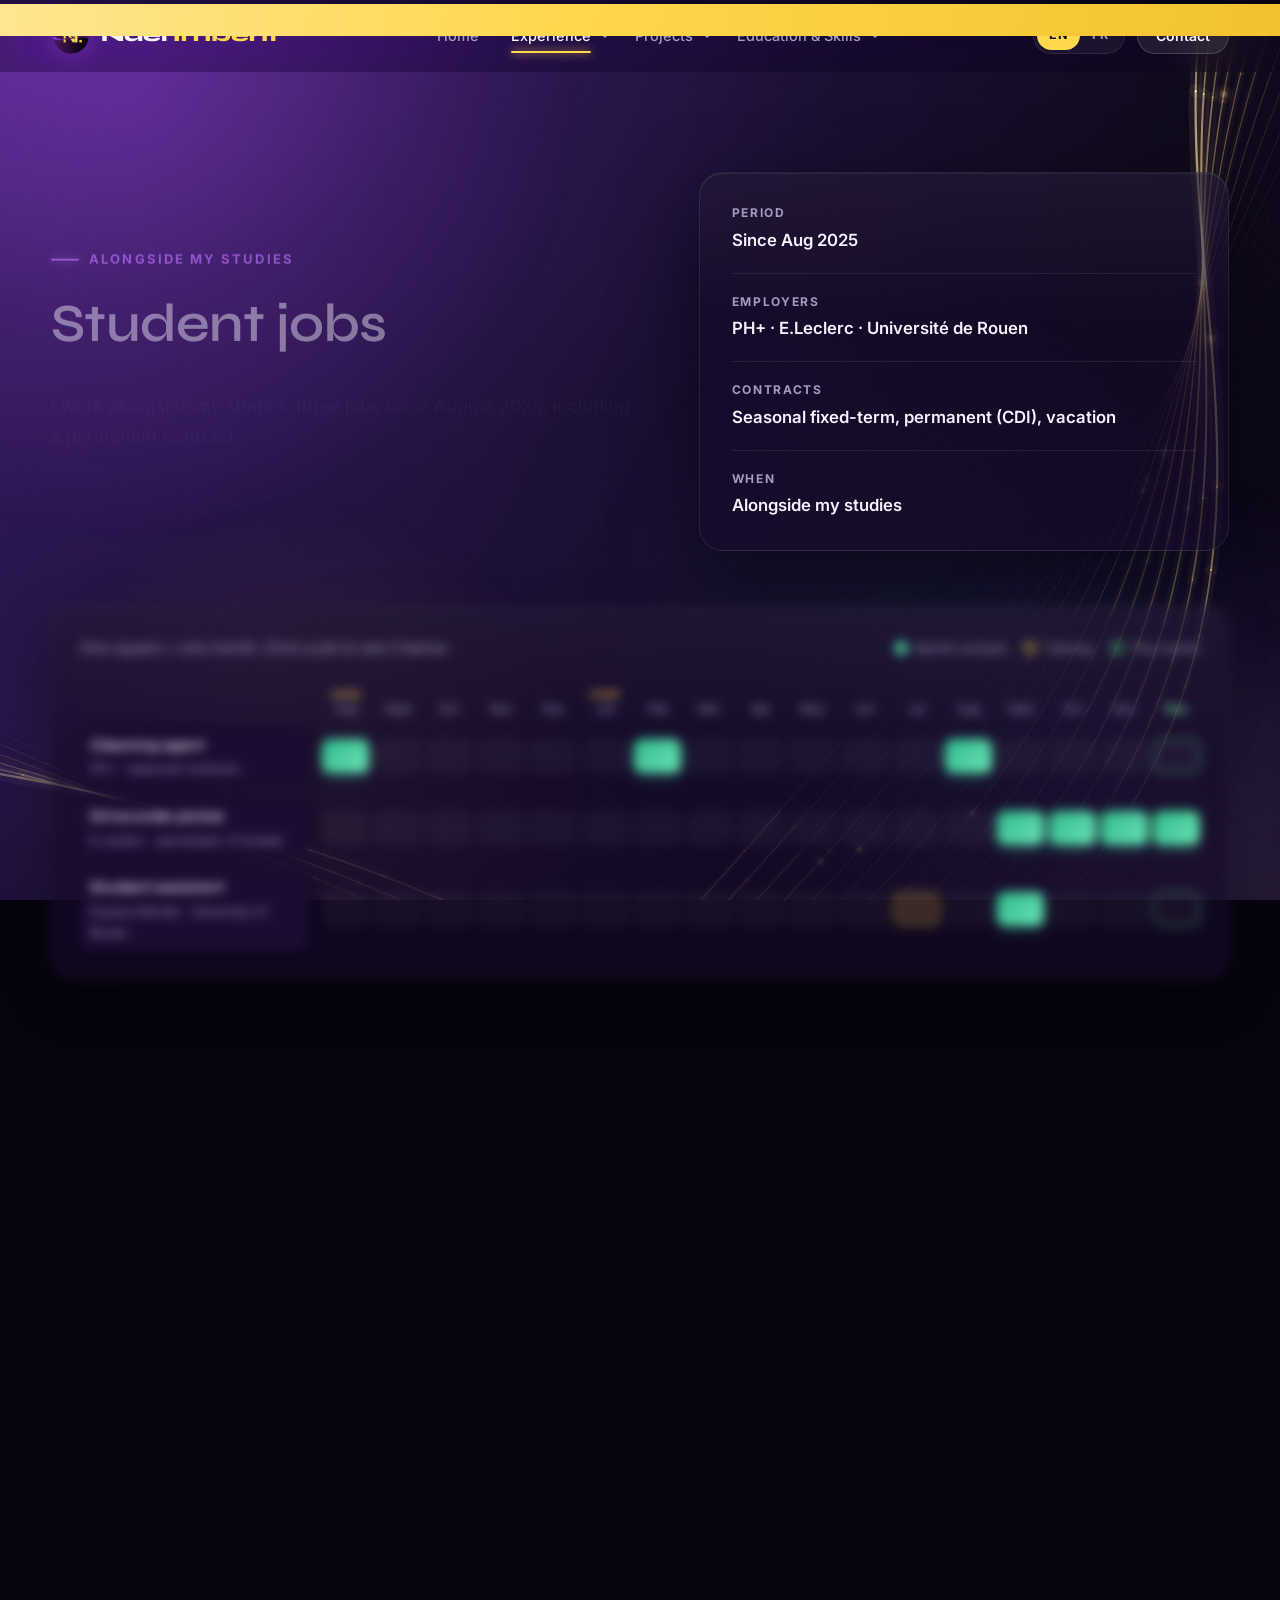
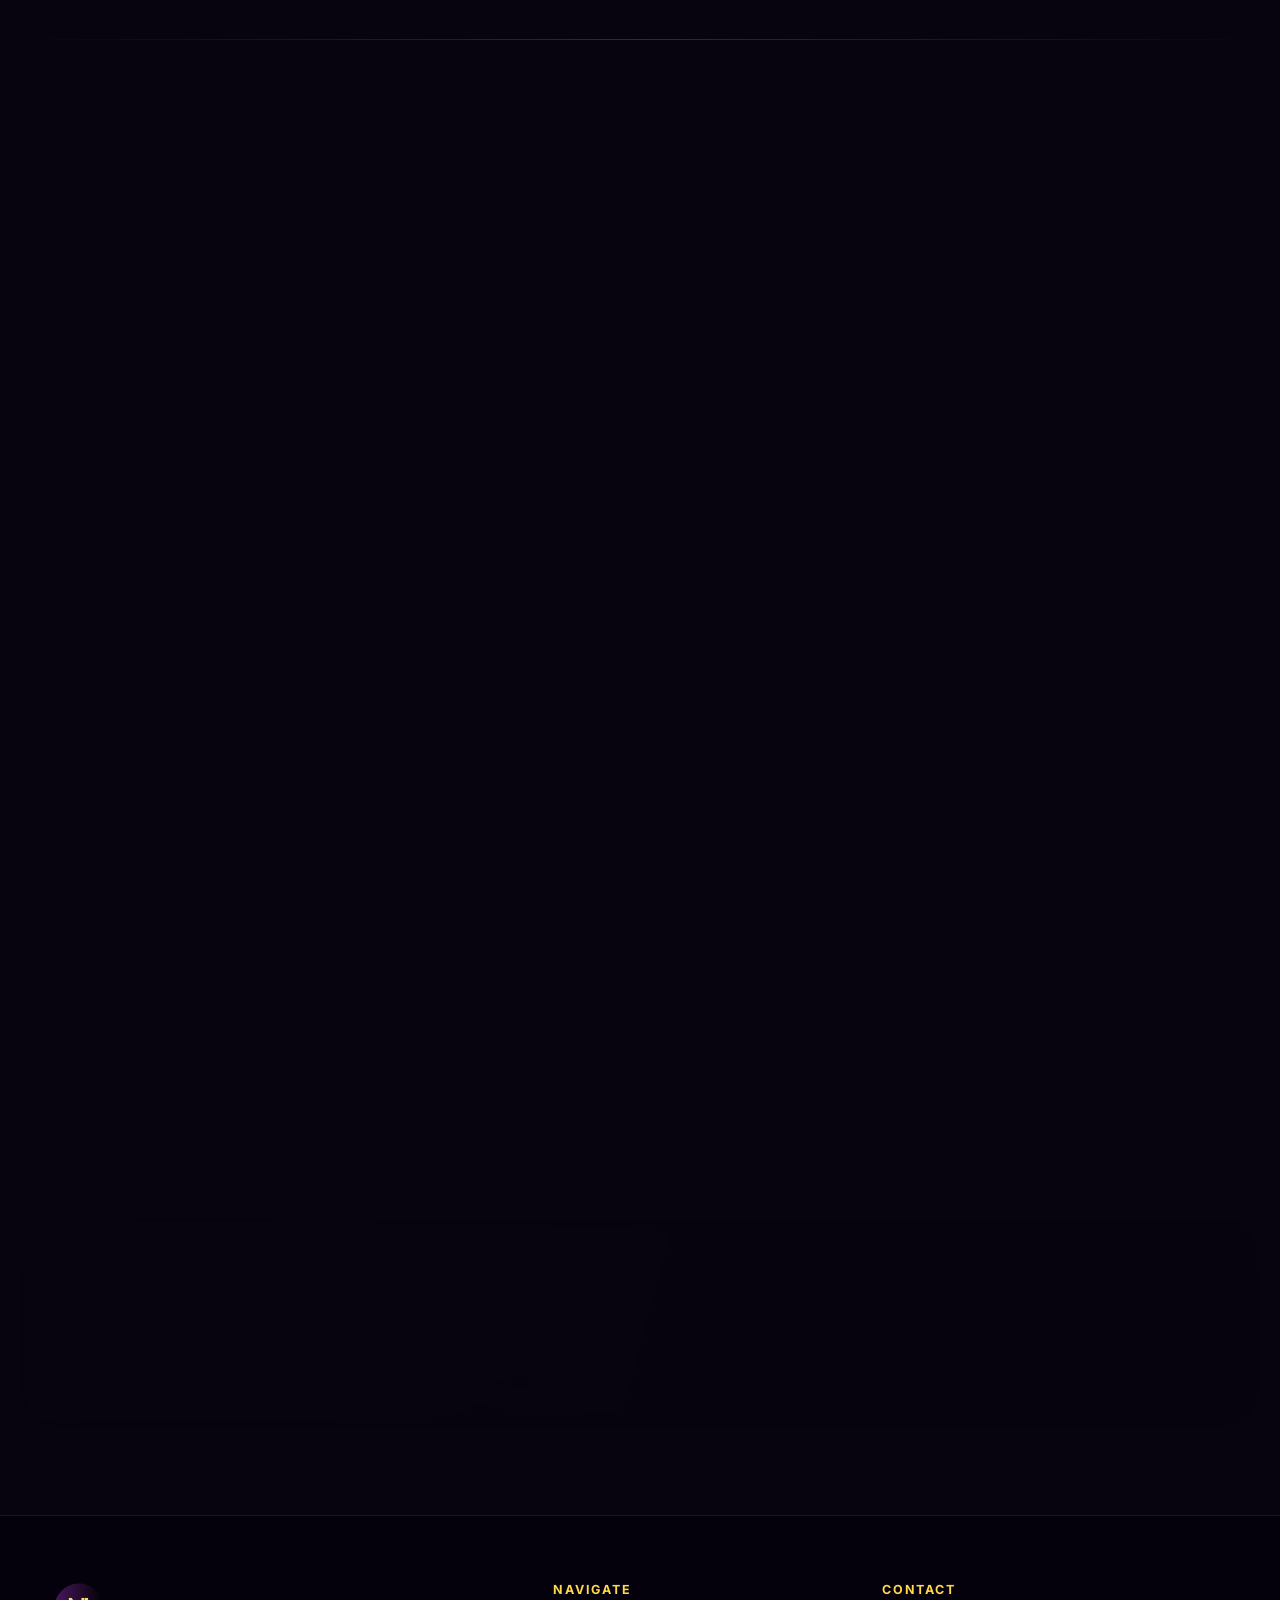
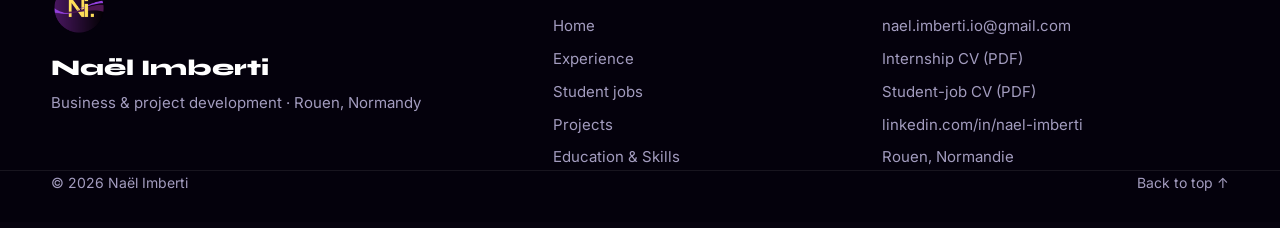
<file: experience/international-students.html>
<!doctype html>
<html lang="en"><head><meta charset="utf-8"><title>Student jobs · Naël Imberti</title>
<meta http-equiv="refresh" content="0; url=../jobs.html"><link rel="canonical" href="https://naelimberti.github.io/porte-folio/jobs.html">
<meta name="robots" content="noindex"></head>
<body><a href="../jobs.html">Student jobs</a></body></html>
</file>
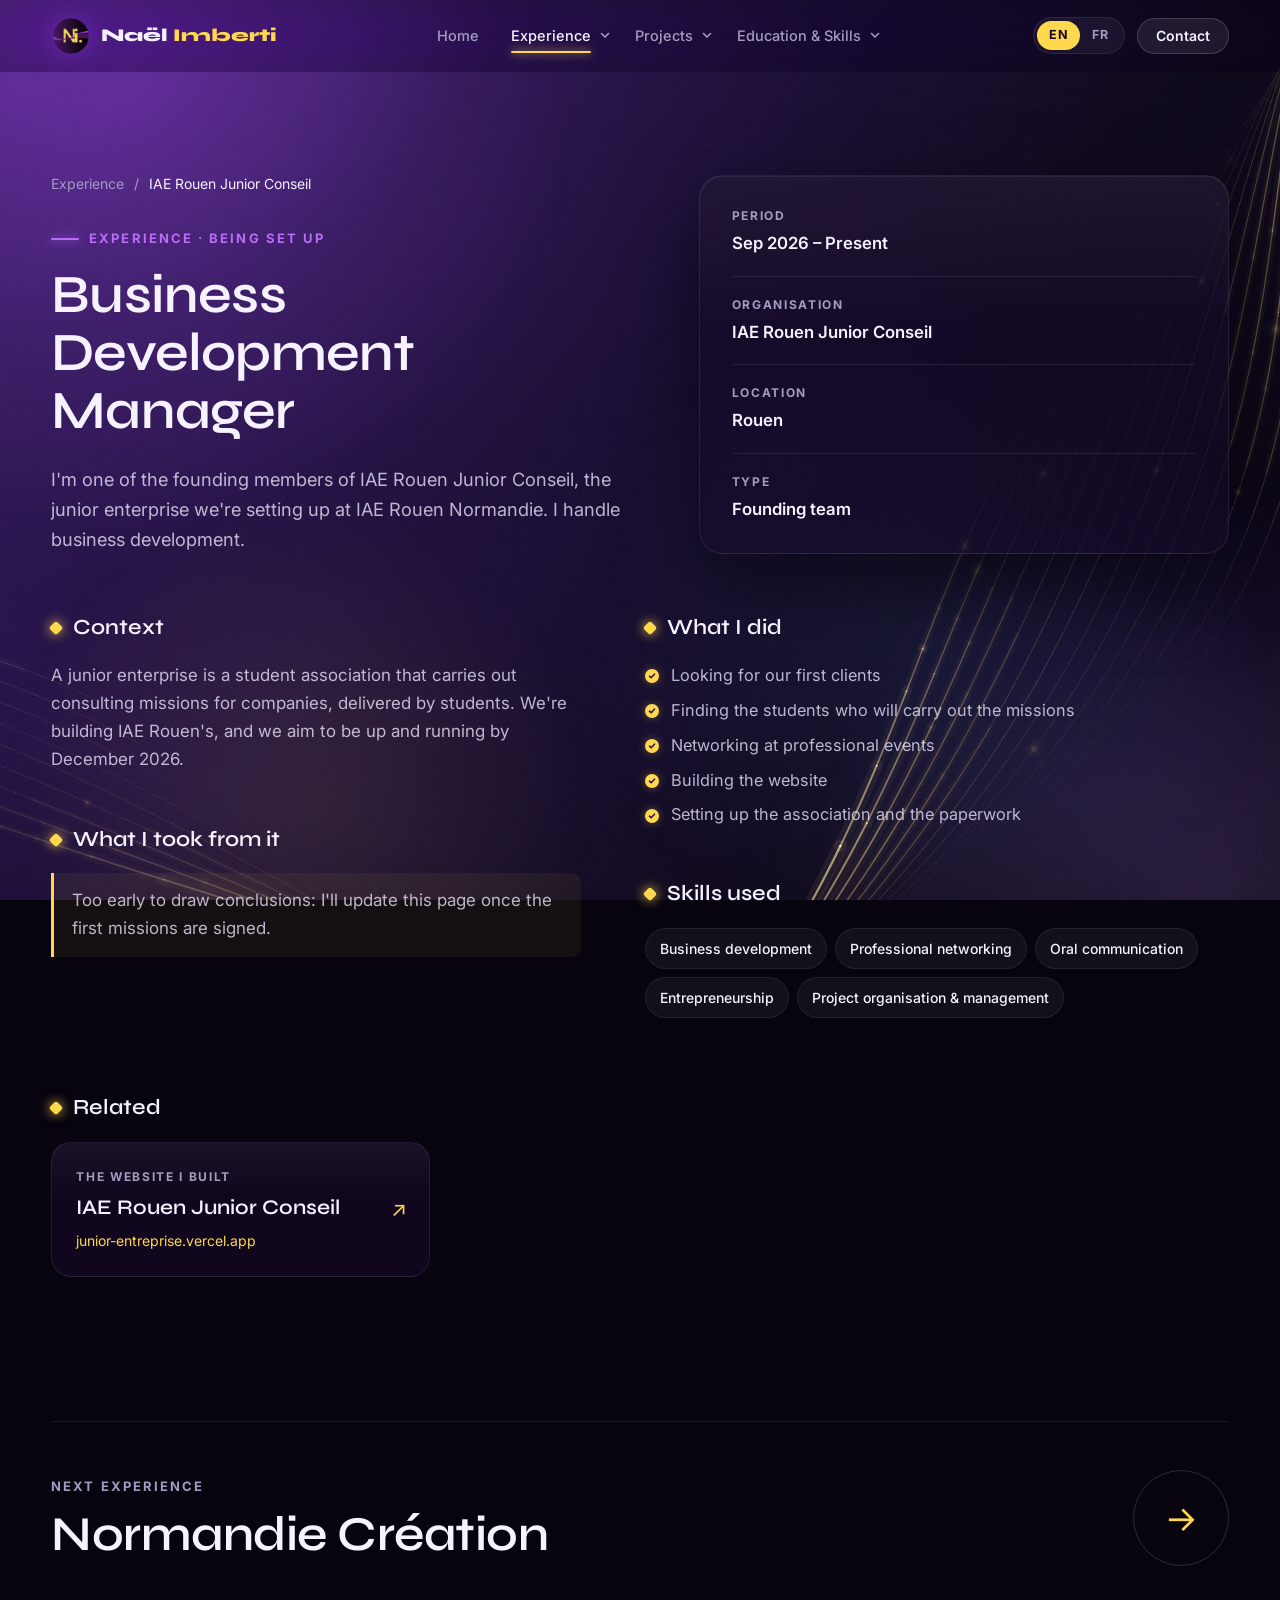
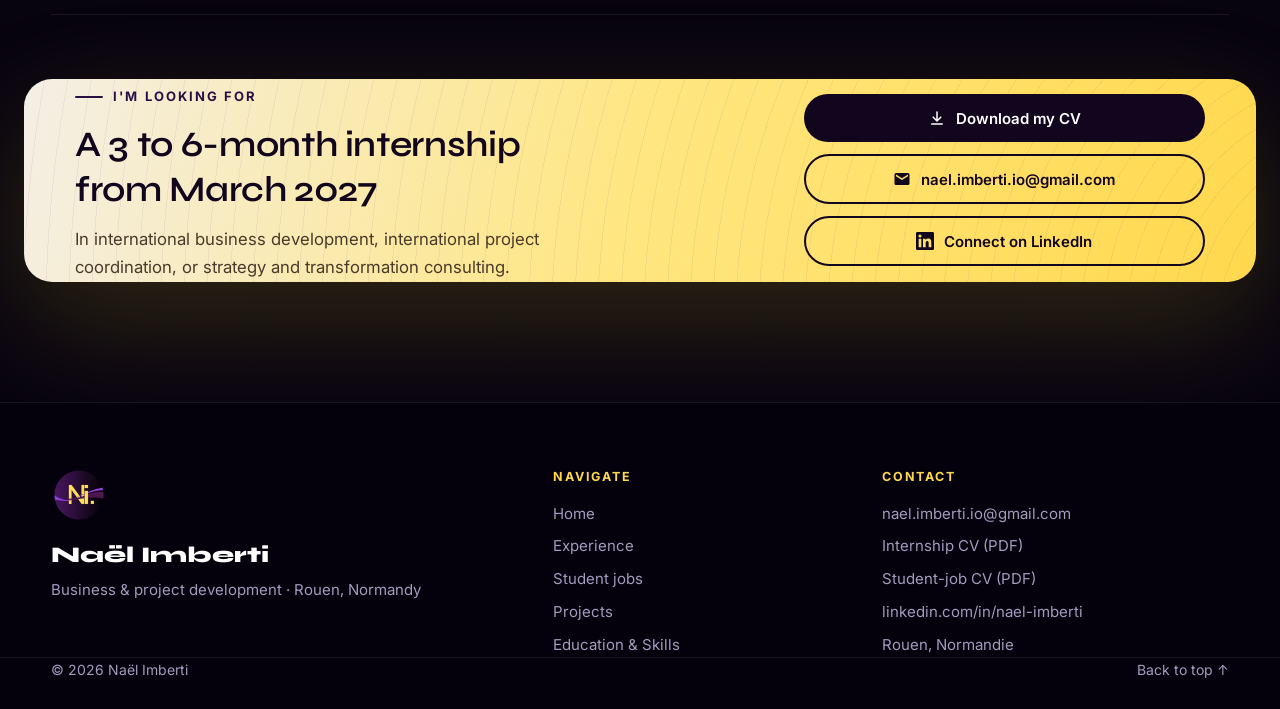
<file: experience/junior-conseil.html>
<!doctype html>
<html lang="en">
<head>
  <meta charset="utf-8">
  <meta name="viewport" content="width=device-width, initial-scale=1">
  <title>IAE Rouen Junior Conseil · Naël Imberti</title>
  <meta name="description" content="I'm one of the founding members of IAE Rouen Junior Conseil, the junior enterprise we're setting up at IAE Rouen Normandie. I handle business development.">
  <meta name="author" content="Naël Imberti">
  <meta name="theme-color" content="#12061f">
  <meta name="color-scheme" content="dark">
  <link rel="icon" type="image/png" href="../favicon.png">
  <link rel="apple-touch-icon" href="../assets/img/apple-touch-icon.png">
  <meta property="og:type" content="website">
  <meta property="og:title" content="IAE Rouen Junior Conseil · Naël Imberti">
  <meta property="og:description" content="I'm one of the founding members of IAE Rouen Junior Conseil, the junior enterprise we're setting up at IAE Rouen Normandie. I handle business development.">
  <meta property="og:image" content="https://naelimberti.github.io/porte-folio/assets/img/og-image.jpg">
  <meta property="og:url" content="https://naelimberti.github.io/porte-folio/experience/junior-conseil.html">
  <link rel="canonical" href="../https://naelimberti.github.io/porte-folio/experience/junior-conseil.html">
  <meta name="twitter:card" content="summary_large_image">
  <link rel="preconnect" href="https://fonts.googleapis.com">
  <link rel="preconnect" href="https://fonts.gstatic.com" crossorigin>
  <link href="https://fonts.googleapis.com/css2?family=Syne:wght@600;700;800&family=Inter:wght@400;500;600;700&display=swap" rel="stylesheet">
  <link rel="stylesheet" href="../assets/css/style.css">
  <noscript><style>.curtain{display:none!important}</style></noscript>
</head>
<body data-page="experience">

<!-- Ambient background: gradient, aurora, golden ribbon (canvas), vignette, grain -->
<div class="ambient" aria-hidden="true">
  <div class="ambient__base"></div>
  <div class="ambient__aurora"><span class="a1"></span><span class="a2"></span><span class="a3"></span><span class="a4"></span></div>
  <canvas class="ambient__ribbon" id="ribbon"></canvas>
  <div class="ambient__vignette"></div>
  <div class="ambient__grain"></div>
</div>

<!-- Page transition curtain (lifts on load, drops before leaving) -->
<div class="curtain" aria-hidden="true">
  <div class="curtain__gold"></div>
  <div class="curtain__main">
    <div class="curtain__inner">
      <div class="curtain__mark">
        <svg class="curtain__ring" viewBox="0 0 120 120"><circle cx="60" cy="60" r="56"/></svg>
        <img src="../assets/img/logo-round.png" alt="" width="84" height="84">
      </div>
      <span class="curtain__label"></span>
    </div>
  </div>
</div>

<a class="skip" href="#main" data-i18n="skip">Skip to content</a>

<!-- ───────── HEADER ───────── -->
<header class="header" id="top">
  <div class="container header__inner">
    <a href="../index.html" class="brand" aria-label="Naël Imberti, home">
      <img src="../assets/img/logo-round.png" alt="" width="40" height="40">
      <span>Naël <strong>Imberti</strong></span>
    </a>

    <nav class="nav" id="nav" aria-label="Main">
      <a href="../index.html" data-i18n="nav.home">Home</a>
      <div class="nav__item has-sub">
        <a href="../experience.html" class="is-active" aria-current="page" data-i18n="nav.experience">Experience</a>
        <button type="button" class="nav__toggle" aria-expanded="false" aria-label="Experience: submenu"><svg viewBox="0 0 12 12" width="12" height="12" aria-hidden="true"><path d="M2.5 4.5 6 8l3.5-3.5" fill="none" stroke="currentColor" stroke-width="1.6" stroke-linecap="round" stroke-linejoin="round"/></svg></button>
        <div class="nav__sub">
          <a href="../experience.html" aria-current="page" data-i18n="nav.internships">Internships &amp; experience</a>
          <a href="../jobs.html" data-i18n="nav.jobs">Student jobs</a>
        </div>
      </div>
      <div class="nav__item has-sub">
        <a href="../projects.html" data-i18n="nav.projects">Projects</a>
        <button type="button" class="nav__toggle" aria-expanded="false" aria-label="Projects: submenu"><svg viewBox="0 0 12 12" width="12" height="12" aria-hidden="true"><path d="M2.5 4.5 6 8l3.5-3.5" fill="none" stroke="currentColor" stroke-width="1.6" stroke-linecap="round" stroke-linejoin="round"/></svg></button>
        <div class="nav__sub">
          <a href="../projects.html" data-i18n="nav.allprojects">All projects</a>
          <a href="../projects/silva-edita.html">Silva Edita</a>
          <a href="../projects/jeunes-pousses.html">Naillies · Les Jeunes Pousses</a>
        </div>
      </div>
      <div class="nav__item has-sub">
        <a href="../education.html" data-i18n="nav.eduskills">Education &amp; Skills</a>
        <button type="button" class="nav__toggle" aria-expanded="false" aria-label="Education &amp; Skills: submenu"><svg viewBox="0 0 12 12" width="12" height="12" aria-hidden="true"><path d="M2.5 4.5 6 8l3.5-3.5" fill="none" stroke="currentColor" stroke-width="1.6" stroke-linecap="round" stroke-linejoin="round"/></svg></button>
        <div class="nav__sub">
          <a href="../education.html" data-i18n="nav.course">My studies</a>
          <a href="../education.html#skills" data-i18n="nav.skills2">Skills &amp; languages</a>
        </div>
      </div>
      <a href="#contact" class="nav__cta-mobile" data-i18n="nav.contact">Contact</a>
    </nav>

    <div class="header__actions">
      <div class="lang" role="group" aria-label="Language">
        <button type="button" class="lang__btn" data-lang="en" aria-pressed="true">EN</button>
        <button type="button" class="lang__btn" data-lang="fr" aria-pressed="false">FR</button>
      </div>
      <a href="#contact" class="btn btn--primary btn--sm header__cta" data-i18n="nav.contact">Contact</a>
      <button type="button" class="burger" aria-label="Menu" aria-expanded="false" aria-controls="nav">
        <span></span><span></span><span></span>
      </button>
    </div>
  </div>
  <div class="progress" aria-hidden="true"></div>
</header>

<main id="main">

<!-- ───────── PAGE HERO ───────── -->
<section class="page-hero page-hero--media">
  <div class="container page-hero__grid">
    <div class="page-hero__text">
      <nav class="crumbs" aria-label="Breadcrumb"><a href="../experience.html" data-i18n="nav.experience">Experience</a><span aria-hidden="true">/</span><span data-i18n="bar.jc">IAE Rouen Junior Conseil</span></nav>
      <p class="eyebrow" data-i18n="xp5.eyebrow">Experience · Being set up</p>
      <h1 class="page-hero__title" data-i18n="jc.title">Business Development Manager</h1>
      <p class="page-hero__lead" data-i18n="xp5.lead">I'm one of the founding members of IAE Rouen Junior Conseil, the junior enterprise we're setting up at IAE Rouen Normandie. I handle business development.</p>
    </div>
    <dl class="page-hero__media facts facts--hero">
      <div><dt data-i18n="fact.period">Period</dt><dd data-i18n="xp5.f1">Sep 2026 – Present</dd></div>
      <div><dt data-i18n="fact.org">Organisation</dt><dd>IAE Rouen Junior Conseil</dd></div>
      <div><dt data-i18n="fact.place">Location</dt><dd>Rouen</dd></div>
      <div><dt data-i18n="fact.type">Type</dt><dd data-i18n="xp5.f4">Founding team</dd></div>
    </dl>
  </div>
</section>

<section class="section section--flush">
  <div class="container">
    <div class="xp">
      <div class="xp__col">
        <div class="case__block reveal">
          <h2 class="case__h" data-i18n="xp.context">Context</h2>
          <p data-i18n="xp5.ctx">A junior enterprise is a student association that carries out consulting missions for companies, delivered by students. We're building IAE Rouen's, and we aim to be up and running by December 2026.</p>
        </div>
        <div class="case__block reveal">
          <h2 class="case__h" data-i18n="xp.takeaway">What I took from it</h2>
          <p class="feature__goal" data-i18n="xp5.take">Too early to draw conclusions: I'll update this page once the first missions are signed.</p>
        </div>
      </div>
      <div class="xp__col">
        <div class="case__block reveal">
          <h2 class="case__h" data-i18n="xp.did">What I did</h2>
          <ul class="ticks">
          <li data-i18n="jc.b1">Looking for our first clients</li>
          <li data-i18n="jc.b2">Finding the students who will carry out the missions</li>
          <li data-i18n="jc.b3">Networking at professional events</li>
          <li data-i18n="jc.b4">Building the website</li>
          <li data-i18n="xp5.d5">Setting up the association and the paperwork</li>
          </ul>
        </div>
        <div class="case__block reveal">
          <h2 class="case__h" data-i18n="xp.skills">Skills used</h2>
          <ul class="chips">
          <li data-i18n="sk.bizdev">Business development</li>
          <li data-i18n="sk.network">Professional networking</li>
          <li data-i18n="sk.oral">Oral communication</li>
          <li data-i18n="sk.entre">Entrepreneurship</li>
          <li data-i18n="sk.pm">Project organisation &amp; management</li>
          </ul>
        </div>
      </div>
    </div>
    <div class="related reveal">
      <h2 class="case__h" data-i18n="xp.related">Related</h2>
      <div class="related__grid" data-stagger>
        <a class="related__item" href="https://junior-entreprise.vercel.app" target="_blank" rel="noopener">
          <span class="related__label" data-i18n="xp5.site">The website I built</span>
          <span class="related__title">IAE Rouen Junior Conseil</span>
          <span class="related__sub">junior-entreprise.vercel.app</span>
          <span class="related__arrow" aria-hidden="true">↗</span>
        </a>
      </div>
    </div>
  </div>
</section>

<!-- ───────── NEXT PAGE ───────── -->
<section class="next">
  <div class="container">
    <a class="next__link reveal" href="../experience/normandie-creation.html">
      <span class="next__eyebrow" data-i18n="common.nextXp">Next experience</span>
      <span class="next__title" data-i18n="bar.nc">Normandie Création</span>
      <span class="next__arrow" aria-hidden="true">→</span>
    </a>
  </div>
</section>

<!-- ───────── CTA / CONTACT ───────── -->
<section class="cta" id="contact">
  <div class="container cta__inner reveal">
    <div>
      <p class="eyebrow eyebrow--dark" data-i18n="cta.eyebrow">I'm looking for</p>
      <h2 class="cta__title" data-i18n="cta.title">A 3 to 6-month internship from March 2027</h2>
      <p class="cta__text" data-i18n="cta.text">In international business development, international project coordination, or strategy and transformation consulting.</p>
    </div>
    <div class="cta__actions">
      <a class="btn btn--dark" href="../assets/cv/CV_Nael_Imberti_EN.pdf" download="CV_Nael_Imberti_EN.pdf" data-lang-only="en"><svg viewBox="0 0 24 24" width="18" height="18" aria-hidden="true"><path fill="currentColor" d="M12 3a1 1 0 0 1 1 1v9.6l3.3-3.3a1 1 0 1 1 1.4 1.4l-5 5a1 1 0 0 1-1.4 0l-5-5a1 1 0 1 1 1.4-1.4l3.3 3.3V4a1 1 0 0 1 1-1ZM5 19h14a1 1 0 1 1 0 2H5a1 1 0 1 1 0-2Z"/></svg> <span>Download my CV</span></a>
      <a class="btn btn--dark" href="../assets/cv/CV_Nael_Imberti_FR.pdf" download="CV_Nael_Imberti_FR.pdf" data-lang-only="fr" lang="fr"><svg viewBox="0 0 24 24" width="18" height="18" aria-hidden="true"><path fill="currentColor" d="M12 3a1 1 0 0 1 1 1v9.6l3.3-3.3a1 1 0 1 1 1.4 1.4l-5 5a1 1 0 0 1-1.4 0l-5-5a1 1 0 1 1 1.4-1.4l3.3 3.3V4a1 1 0 0 1 1-1ZM5 19h14a1 1 0 1 1 0 2H5a1 1 0 1 1 0-2Z"/></svg> <span>Télécharger mon CV</span></a>
      <a class="btn btn--outline-dark" href="mailto:nael.imberti.io@gmail.com">
        <svg viewBox="0 0 24 24" width="18" height="18" aria-hidden="true"><path fill="currentColor" d="M20 4H4a2 2 0 0 0-2 2v12a2 2 0 0 0 2 2h16a2 2 0 0 0 2-2V6a2 2 0 0 0-2-2Zm0 4.2-8 5-8-5V6l8 5 8-5v2.2Z"/></svg>
        nael.imberti.io@gmail.com
      </a>
      <a class="btn btn--outline-dark" href="https://www.linkedin.com/in/nael-imberti/" target="_blank" rel="noopener">
        <svg viewBox="0 0 24 24" width="18" height="18" aria-hidden="true"><path fill="currentColor" d="M20.45 20.45h-3.56v-5.57c0-1.33-.02-3.04-1.85-3.04-1.85 0-2.14 1.45-2.14 2.94v5.67H9.34V9h3.42v1.56h.05c.48-.9 1.64-1.85 3.37-1.85 3.6 0 4.27 2.37 4.27 5.46v6.28ZM5.34 7.43a2.06 2.06 0 1 1 0-4.13 2.06 2.06 0 0 1 0 4.13ZM7.12 20.45H3.56V9h3.56v11.45ZM22.22 0H1.77C.79 0 0 .77 0 1.73v20.54C0 23.23.79 24 1.77 24h20.45c.98 0 1.78-.77 1.78-1.73V1.73C24 .77 23.2 0 22.22 0Z"/></svg>
        <span data-i18n="cta.linkedin">Connect on LinkedIn</span>
      </a>
    </div>
  </div>
</section>

</main>

<!-- ───────── FOOTER ───────── -->
<footer class="footer">
  <div class="container footer__grid">
    <div class="footer__brand">
      <img src="../assets/img/logo-round.png" alt="" width="56" height="56" loading="lazy">
      <p class="footer__name">Naël Imberti</p>
      <p class="footer__tag" data-i18n="footer.tag">Business &amp; project development · Rouen, Normandy</p>
    </div>
    <div>
      <p class="footer__h" data-i18n="footer.nav">Navigate</p>
      <ul class="footer__links">
        <li><a href="../index.html" data-i18n="nav.home">Home</a></li>
        <li><a href="../experience.html" data-i18n="nav.experience">Experience</a></li>
        <li><a href="../jobs.html" data-i18n="nav.jobs">Student jobs</a></li>
        <li><a href="../projects.html" data-i18n="nav.projects">Projects</a></li>
        <li><a href="../education.html" data-i18n="nav.eduskills">Education &amp; Skills</a></li>
      </ul>
    </div>
    <div>
      <p class="footer__h" data-i18n="footer.contact">Contact</p>
      <ul class="footer__links">
        <li><a href="mailto:nael.imberti.io@gmail.com">nael.imberti.io@gmail.com</a></li>
        <li><a href="../assets/cv/CV_Nael_Imberti_EN.pdf" download data-lang-only="en">Internship CV (PDF)</a><a href="../assets/cv/CV_Nael_Imberti_FR.pdf" download data-lang-only="fr" lang="fr">CV stage (PDF)</a></li>
        <li><a href="../assets/cv/CV_Job_Etudiant_Nael_Imberti_EN.pdf" download data-lang-only="en">Student-job CV (PDF)</a><a href="../assets/cv/CV_Job_Etudiant_Nael_Imberti_FR.pdf" download data-lang-only="fr" lang="fr">CV job étudiant (PDF)</a></li>
        <li><a href="https://www.linkedin.com/in/nael-imberti/" target="_blank" rel="noopener">linkedin.com/in/nael-imberti</a></li>
        <li>Rouen, Normandie</li>
      </ul>
    </div>
  </div>
  <div class="container footer__bottom">
    <p>© <span id="year">2026</span> Naël Imberti</p>
    <a href="#top" data-i18n="footer.top">Back to top ↑</a>
  </div>
</footer>

<script src="../assets/js/main.js" defer></script>
</body>
</html>
</file>
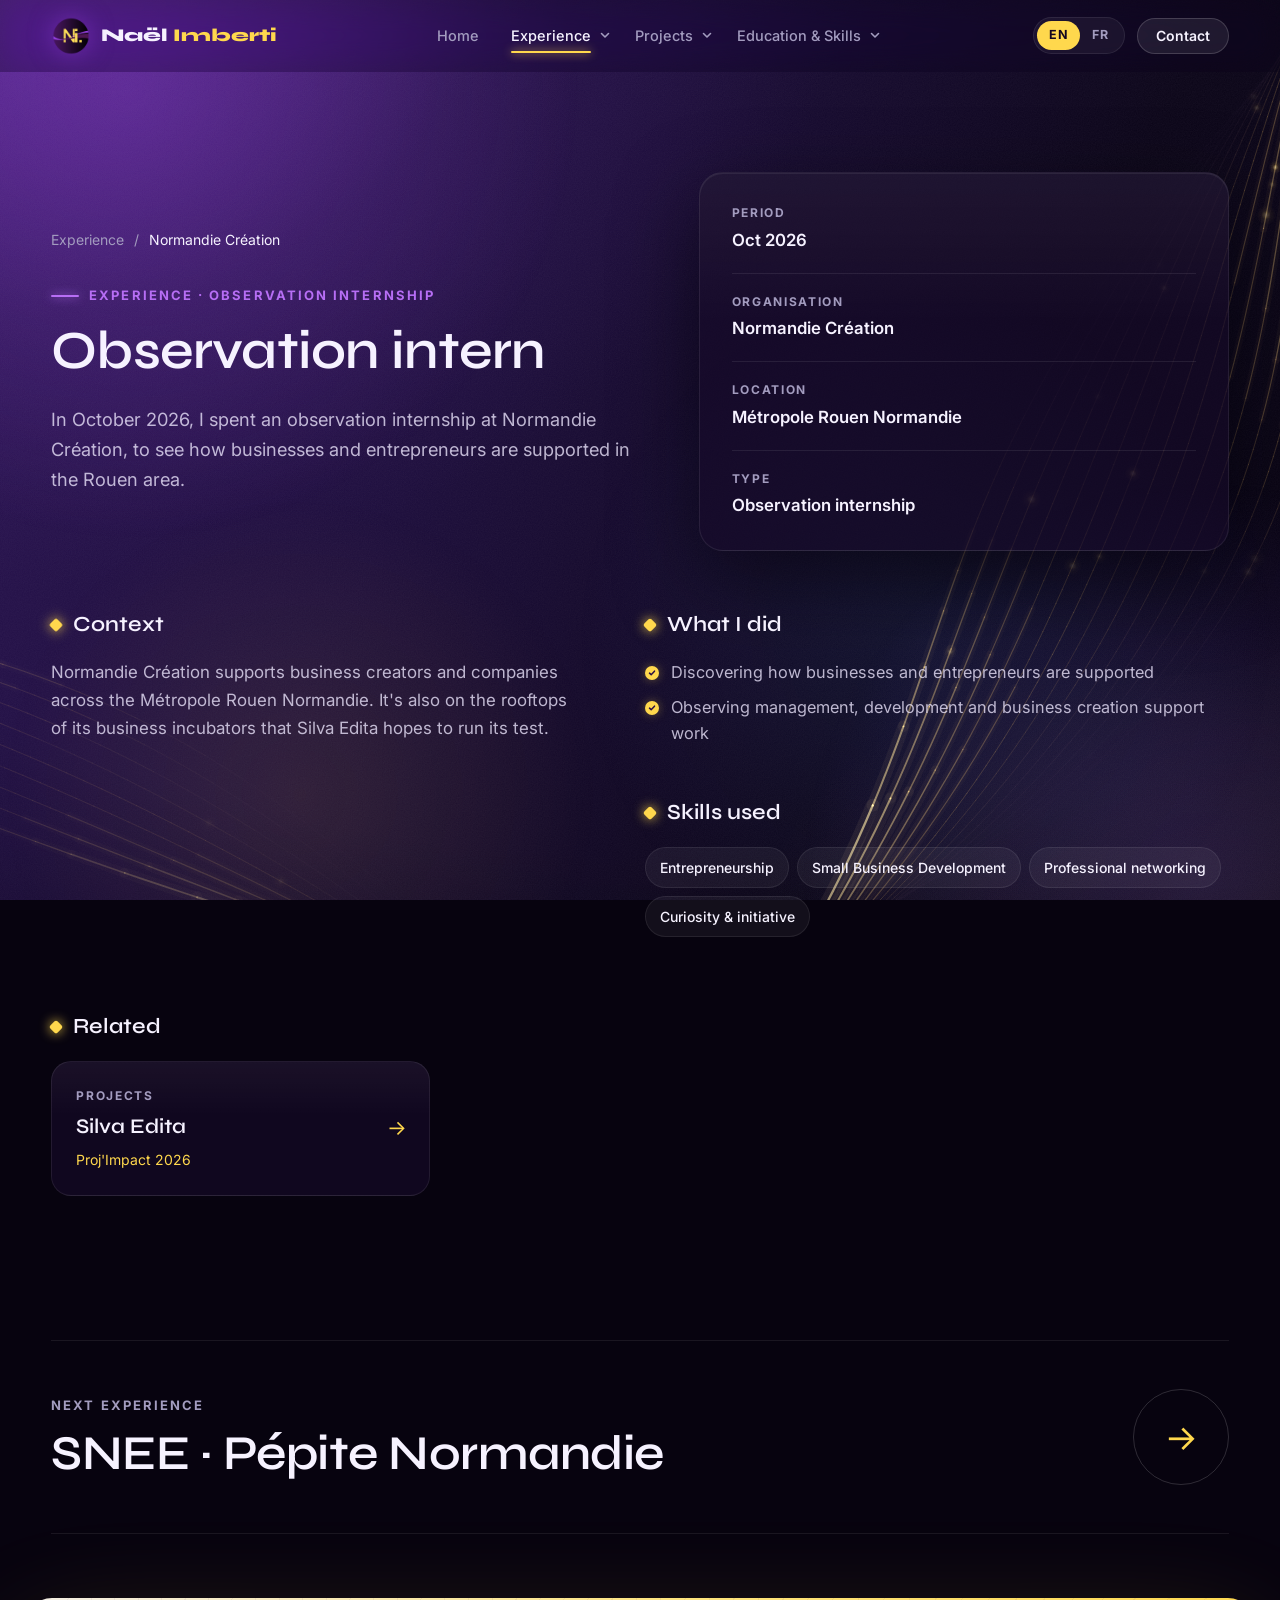
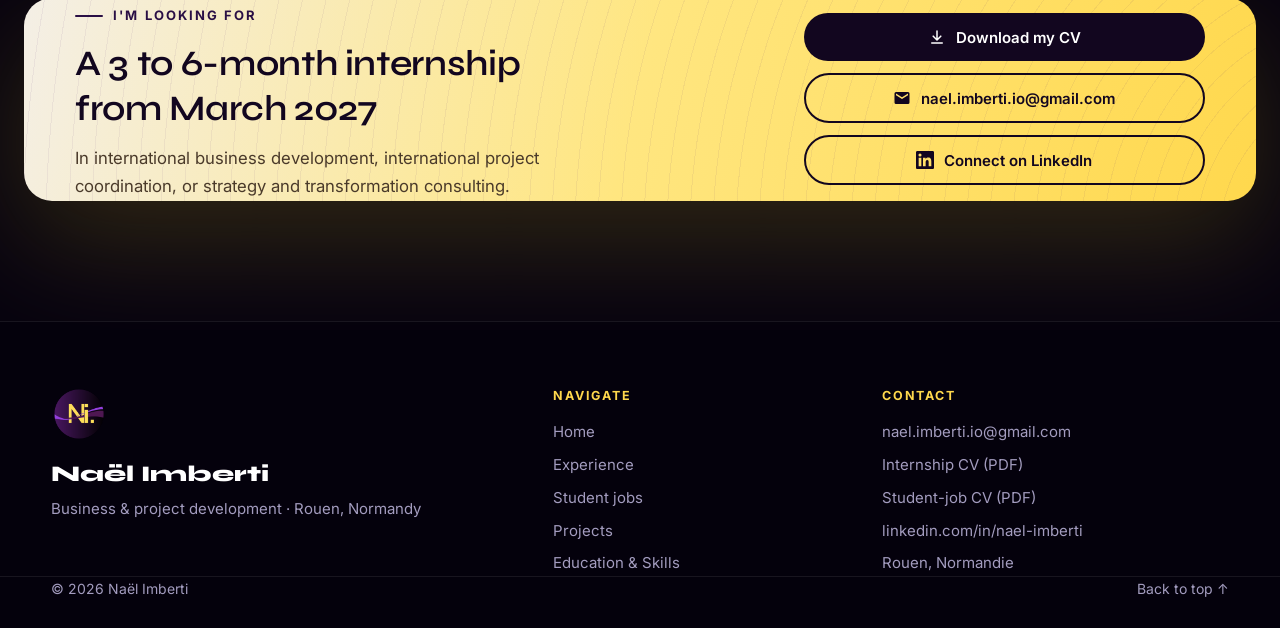
<file: experience/normandie-creation.html>
<!doctype html>
<html lang="en">
<head>
  <meta charset="utf-8">
  <meta name="viewport" content="width=device-width, initial-scale=1">
  <title>Normandie Création · Naël Imberti</title>
  <meta name="description" content="In October 2026, I spent an observation internship at Normandie Création, to see how businesses and entrepreneurs are supported in the Rouen area.">
  <meta name="author" content="Naël Imberti">
  <meta name="theme-color" content="#12061f">
  <meta name="color-scheme" content="dark">
  <link rel="icon" type="image/png" href="../favicon.png">
  <link rel="apple-touch-icon" href="../assets/img/apple-touch-icon.png">
  <meta property="og:type" content="website">
  <meta property="og:title" content="Normandie Création · Naël Imberti">
  <meta property="og:description" content="In October 2026, I spent an observation internship at Normandie Création, to see how businesses and entrepreneurs are supported in the Rouen area.">
  <meta property="og:image" content="https://naelimberti.github.io/porte-folio/assets/img/og-image.jpg">
  <meta property="og:url" content="https://naelimberti.github.io/porte-folio/experience/normandie-creation.html">
  <link rel="canonical" href="../https://naelimberti.github.io/porte-folio/experience/normandie-creation.html">
  <meta name="twitter:card" content="summary_large_image">
  <link rel="preconnect" href="https://fonts.googleapis.com">
  <link rel="preconnect" href="https://fonts.gstatic.com" crossorigin>
  <link href="https://fonts.googleapis.com/css2?family=Syne:wght@600;700;800&family=Inter:wght@400;500;600;700&display=swap" rel="stylesheet">
  <link rel="stylesheet" href="../assets/css/style.css">
  <noscript><style>.curtain{display:none!important}</style></noscript>
</head>
<body data-page="experience">

<!-- Ambient background: gradient, aurora, golden ribbon (canvas), vignette, grain -->
<div class="ambient" aria-hidden="true">
  <div class="ambient__base"></div>
  <div class="ambient__aurora"><span class="a1"></span><span class="a2"></span><span class="a3"></span><span class="a4"></span></div>
  <canvas class="ambient__ribbon" id="ribbon"></canvas>
  <div class="ambient__vignette"></div>
  <div class="ambient__grain"></div>
</div>

<!-- Page transition curtain (lifts on load, drops before leaving) -->
<div class="curtain" aria-hidden="true">
  <div class="curtain__gold"></div>
  <div class="curtain__main">
    <div class="curtain__inner">
      <div class="curtain__mark">
        <svg class="curtain__ring" viewBox="0 0 120 120"><circle cx="60" cy="60" r="56"/></svg>
        <img src="../assets/img/logo-round.png" alt="" width="84" height="84">
      </div>
      <span class="curtain__label"></span>
    </div>
  </div>
</div>

<a class="skip" href="#main" data-i18n="skip">Skip to content</a>

<!-- ───────── HEADER ───────── -->
<header class="header" id="top">
  <div class="container header__inner">
    <a href="../index.html" class="brand" aria-label="Naël Imberti, home">
      <img src="../assets/img/logo-round.png" alt="" width="40" height="40">
      <span>Naël <strong>Imberti</strong></span>
    </a>

    <nav class="nav" id="nav" aria-label="Main">
      <a href="../index.html" data-i18n="nav.home">Home</a>
      <div class="nav__item has-sub">
        <a href="../experience.html" class="is-active" aria-current="page" data-i18n="nav.experience">Experience</a>
        <button type="button" class="nav__toggle" aria-expanded="false" aria-label="Experience: submenu"><svg viewBox="0 0 12 12" width="12" height="12" aria-hidden="true"><path d="M2.5 4.5 6 8l3.5-3.5" fill="none" stroke="currentColor" stroke-width="1.6" stroke-linecap="round" stroke-linejoin="round"/></svg></button>
        <div class="nav__sub">
          <a href="../experience.html" aria-current="page" data-i18n="nav.internships">Internships &amp; experience</a>
          <a href="../jobs.html" data-i18n="nav.jobs">Student jobs</a>
        </div>
      </div>
      <div class="nav__item has-sub">
        <a href="../projects.html" data-i18n="nav.projects">Projects</a>
        <button type="button" class="nav__toggle" aria-expanded="false" aria-label="Projects: submenu"><svg viewBox="0 0 12 12" width="12" height="12" aria-hidden="true"><path d="M2.5 4.5 6 8l3.5-3.5" fill="none" stroke="currentColor" stroke-width="1.6" stroke-linecap="round" stroke-linejoin="round"/></svg></button>
        <div class="nav__sub">
          <a href="../projects.html" data-i18n="nav.allprojects">All projects</a>
          <a href="../projects/silva-edita.html">Silva Edita</a>
          <a href="../projects/jeunes-pousses.html">Naillies · Les Jeunes Pousses</a>
        </div>
      </div>
      <div class="nav__item has-sub">
        <a href="../education.html" data-i18n="nav.eduskills">Education &amp; Skills</a>
        <button type="button" class="nav__toggle" aria-expanded="false" aria-label="Education &amp; Skills: submenu"><svg viewBox="0 0 12 12" width="12" height="12" aria-hidden="true"><path d="M2.5 4.5 6 8l3.5-3.5" fill="none" stroke="currentColor" stroke-width="1.6" stroke-linecap="round" stroke-linejoin="round"/></svg></button>
        <div class="nav__sub">
          <a href="../education.html" data-i18n="nav.course">My studies</a>
          <a href="../education.html#skills" data-i18n="nav.skills2">Skills &amp; languages</a>
        </div>
      </div>
      <a href="#contact" class="nav__cta-mobile" data-i18n="nav.contact">Contact</a>
    </nav>

    <div class="header__actions">
      <div class="lang" role="group" aria-label="Language">
        <button type="button" class="lang__btn" data-lang="en" aria-pressed="true">EN</button>
        <button type="button" class="lang__btn" data-lang="fr" aria-pressed="false">FR</button>
      </div>
      <a href="#contact" class="btn btn--primary btn--sm header__cta" data-i18n="nav.contact">Contact</a>
      <button type="button" class="burger" aria-label="Menu" aria-expanded="false" aria-controls="nav">
        <span></span><span></span><span></span>
      </button>
    </div>
  </div>
  <div class="progress" aria-hidden="true"></div>
</header>

<main id="main">

<!-- ───────── PAGE HERO ───────── -->
<section class="page-hero page-hero--media">
  <div class="container page-hero__grid">
    <div class="page-hero__text">
      <nav class="crumbs" aria-label="Breadcrumb"><a href="../experience.html" data-i18n="nav.experience">Experience</a><span aria-hidden="true">/</span><span data-i18n="bar.nc">Normandie Création</span></nav>
      <p class="eyebrow" data-i18n="xp7.eyebrow">Experience · Observation internship</p>
      <h1 class="page-hero__title" data-i18n="nc.title">Observation intern</h1>
      <p class="page-hero__lead" data-i18n="xp7.lead">In October 2026, I spent an observation internship at Normandie Création, to see how businesses and entrepreneurs are supported in the Rouen area.</p>
    </div>
    <dl class="page-hero__media facts facts--hero">
      <div><dt data-i18n="fact.period">Period</dt><dd data-i18n="xp7.f1">Oct 2026</dd></div>
      <div><dt data-i18n="fact.org">Organisation</dt><dd>Normandie Création</dd></div>
      <div><dt data-i18n="fact.place">Location</dt><dd>Métropole Rouen Normandie</dd></div>
      <div><dt data-i18n="fact.type">Type</dt><dd data-i18n="xp7.f4">Observation internship</dd></div>
    </dl>
  </div>
</section>

<section class="section section--flush">
  <div class="container">
    <div class="xp">
      <div class="xp__col">
        <div class="case__block reveal">
          <h2 class="case__h" data-i18n="xp.context">Context</h2>
          <p data-i18n="xp7.ctx">Normandie Création supports business creators and companies across the Métropole Rouen Normandie. It's also on the rooftops of its business incubators that Silva Edita hopes to run its test.</p>
        </div>
      </div>
      <div class="xp__col">
        <div class="case__block reveal">
          <h2 class="case__h" data-i18n="xp.did">What I did</h2>
          <ul class="ticks">
          <li data-i18n="nc.t1">Discovering how businesses and entrepreneurs are supported</li>
          <li data-i18n="nc.t2">Observing management, development and business creation support work</li>
          </ul>
        </div>
        <div class="case__block reveal">
          <h2 class="case__h" data-i18n="xp.skills">Skills used</h2>
          <ul class="chips">
          <li data-i18n="sk.entre">Entrepreneurship</li>
          <li data-i18n="sk.sbd">Small Business Development</li>
          <li data-i18n="sk.network">Professional networking</li>
          <li data-i18n="sk.curiosity">Curiosity &amp; initiative</li>
          </ul>
        </div>
      </div>
    </div>
    <div class="related reveal">
      <h2 class="case__h" data-i18n="xp.related">Related</h2>
      <div class="related__grid" data-stagger>
        <a class="related__item" href="../projects/silva-edita.html">
          <span class="related__label" data-i18n="nav.projects">Projects</span>
          <span class="related__title">Silva Edita</span>
          <span class="related__sub">Proj'Impact 2026</span>
          <span class="related__arrow" aria-hidden="true">→</span>
        </a>
      </div>
    </div>
  </div>
</section>

<!-- ───────── NEXT PAGE ───────── -->
<section class="next">
  <div class="container">
    <a class="next__link reveal" href="../experience/snee.html">
      <span class="next__eyebrow" data-i18n="common.nextXp">Next experience</span>
      <span class="next__title" data-i18n="bar.snee">SNEE · Pépite Normandie</span>
      <span class="next__arrow" aria-hidden="true">→</span>
    </a>
  </div>
</section>

<!-- ───────── CTA / CONTACT ───────── -->
<section class="cta" id="contact">
  <div class="container cta__inner reveal">
    <div>
      <p class="eyebrow eyebrow--dark" data-i18n="cta.eyebrow">I'm looking for</p>
      <h2 class="cta__title" data-i18n="cta.title">A 3 to 6-month internship from March 2027</h2>
      <p class="cta__text" data-i18n="cta.text">In international business development, international project coordination, or strategy and transformation consulting.</p>
    </div>
    <div class="cta__actions">
      <a class="btn btn--dark" href="../assets/cv/CV_Nael_Imberti_EN.pdf" download="CV_Nael_Imberti_EN.pdf" data-lang-only="en"><svg viewBox="0 0 24 24" width="18" height="18" aria-hidden="true"><path fill="currentColor" d="M12 3a1 1 0 0 1 1 1v9.6l3.3-3.3a1 1 0 1 1 1.4 1.4l-5 5a1 1 0 0 1-1.4 0l-5-5a1 1 0 1 1 1.4-1.4l3.3 3.3V4a1 1 0 0 1 1-1ZM5 19h14a1 1 0 1 1 0 2H5a1 1 0 1 1 0-2Z"/></svg> <span>Download my CV</span></a>
      <a class="btn btn--dark" href="../assets/cv/CV_Nael_Imberti_FR.pdf" download="CV_Nael_Imberti_FR.pdf" data-lang-only="fr" lang="fr"><svg viewBox="0 0 24 24" width="18" height="18" aria-hidden="true"><path fill="currentColor" d="M12 3a1 1 0 0 1 1 1v9.6l3.3-3.3a1 1 0 1 1 1.4 1.4l-5 5a1 1 0 0 1-1.4 0l-5-5a1 1 0 1 1 1.4-1.4l3.3 3.3V4a1 1 0 0 1 1-1ZM5 19h14a1 1 0 1 1 0 2H5a1 1 0 1 1 0-2Z"/></svg> <span>Télécharger mon CV</span></a>
      <a class="btn btn--outline-dark" href="mailto:nael.imberti.io@gmail.com">
        <svg viewBox="0 0 24 24" width="18" height="18" aria-hidden="true"><path fill="currentColor" d="M20 4H4a2 2 0 0 0-2 2v12a2 2 0 0 0 2 2h16a2 2 0 0 0 2-2V6a2 2 0 0 0-2-2Zm0 4.2-8 5-8-5V6l8 5 8-5v2.2Z"/></svg>
        nael.imberti.io@gmail.com
      </a>
      <a class="btn btn--outline-dark" href="https://www.linkedin.com/in/nael-imberti/" target="_blank" rel="noopener">
        <svg viewBox="0 0 24 24" width="18" height="18" aria-hidden="true"><path fill="currentColor" d="M20.45 20.45h-3.56v-5.57c0-1.33-.02-3.04-1.85-3.04-1.85 0-2.14 1.45-2.14 2.94v5.67H9.34V9h3.42v1.56h.05c.48-.9 1.64-1.85 3.37-1.85 3.6 0 4.27 2.37 4.27 5.46v6.28ZM5.34 7.43a2.06 2.06 0 1 1 0-4.13 2.06 2.06 0 0 1 0 4.13ZM7.12 20.45H3.56V9h3.56v11.45ZM22.22 0H1.77C.79 0 0 .77 0 1.73v20.54C0 23.23.79 24 1.77 24h20.45c.98 0 1.78-.77 1.78-1.73V1.73C24 .77 23.2 0 22.22 0Z"/></svg>
        <span data-i18n="cta.linkedin">Connect on LinkedIn</span>
      </a>
    </div>
  </div>
</section>

</main>

<!-- ───────── FOOTER ───────── -->
<footer class="footer">
  <div class="container footer__grid">
    <div class="footer__brand">
      <img src="../assets/img/logo-round.png" alt="" width="56" height="56" loading="lazy">
      <p class="footer__name">Naël Imberti</p>
      <p class="footer__tag" data-i18n="footer.tag">Business &amp; project development · Rouen, Normandy</p>
    </div>
    <div>
      <p class="footer__h" data-i18n="footer.nav">Navigate</p>
      <ul class="footer__links">
        <li><a href="../index.html" data-i18n="nav.home">Home</a></li>
        <li><a href="../experience.html" data-i18n="nav.experience">Experience</a></li>
        <li><a href="../jobs.html" data-i18n="nav.jobs">Student jobs</a></li>
        <li><a href="../projects.html" data-i18n="nav.projects">Projects</a></li>
        <li><a href="../education.html" data-i18n="nav.eduskills">Education &amp; Skills</a></li>
      </ul>
    </div>
    <div>
      <p class="footer__h" data-i18n="footer.contact">Contact</p>
      <ul class="footer__links">
        <li><a href="mailto:nael.imberti.io@gmail.com">nael.imberti.io@gmail.com</a></li>
        <li><a href="../assets/cv/CV_Nael_Imberti_EN.pdf" download data-lang-only="en">Internship CV (PDF)</a><a href="../assets/cv/CV_Nael_Imberti_FR.pdf" download data-lang-only="fr" lang="fr">CV stage (PDF)</a></li>
        <li><a href="../assets/cv/CV_Job_Etudiant_Nael_Imberti_EN.pdf" download data-lang-only="en">Student-job CV (PDF)</a><a href="../assets/cv/CV_Job_Etudiant_Nael_Imberti_FR.pdf" download data-lang-only="fr" lang="fr">CV job étudiant (PDF)</a></li>
        <li><a href="https://www.linkedin.com/in/nael-imberti/" target="_blank" rel="noopener">linkedin.com/in/nael-imberti</a></li>
        <li>Rouen, Normandie</li>
      </ul>
    </div>
  </div>
  <div class="container footer__bottom">
    <p>© <span id="year">2026</span> Naël Imberti</p>
    <a href="#top" data-i18n="footer.top">Back to top ↑</a>
  </div>
</footer>

<script src="../assets/js/main.js" defer></script>
</body>
</html>
</file>
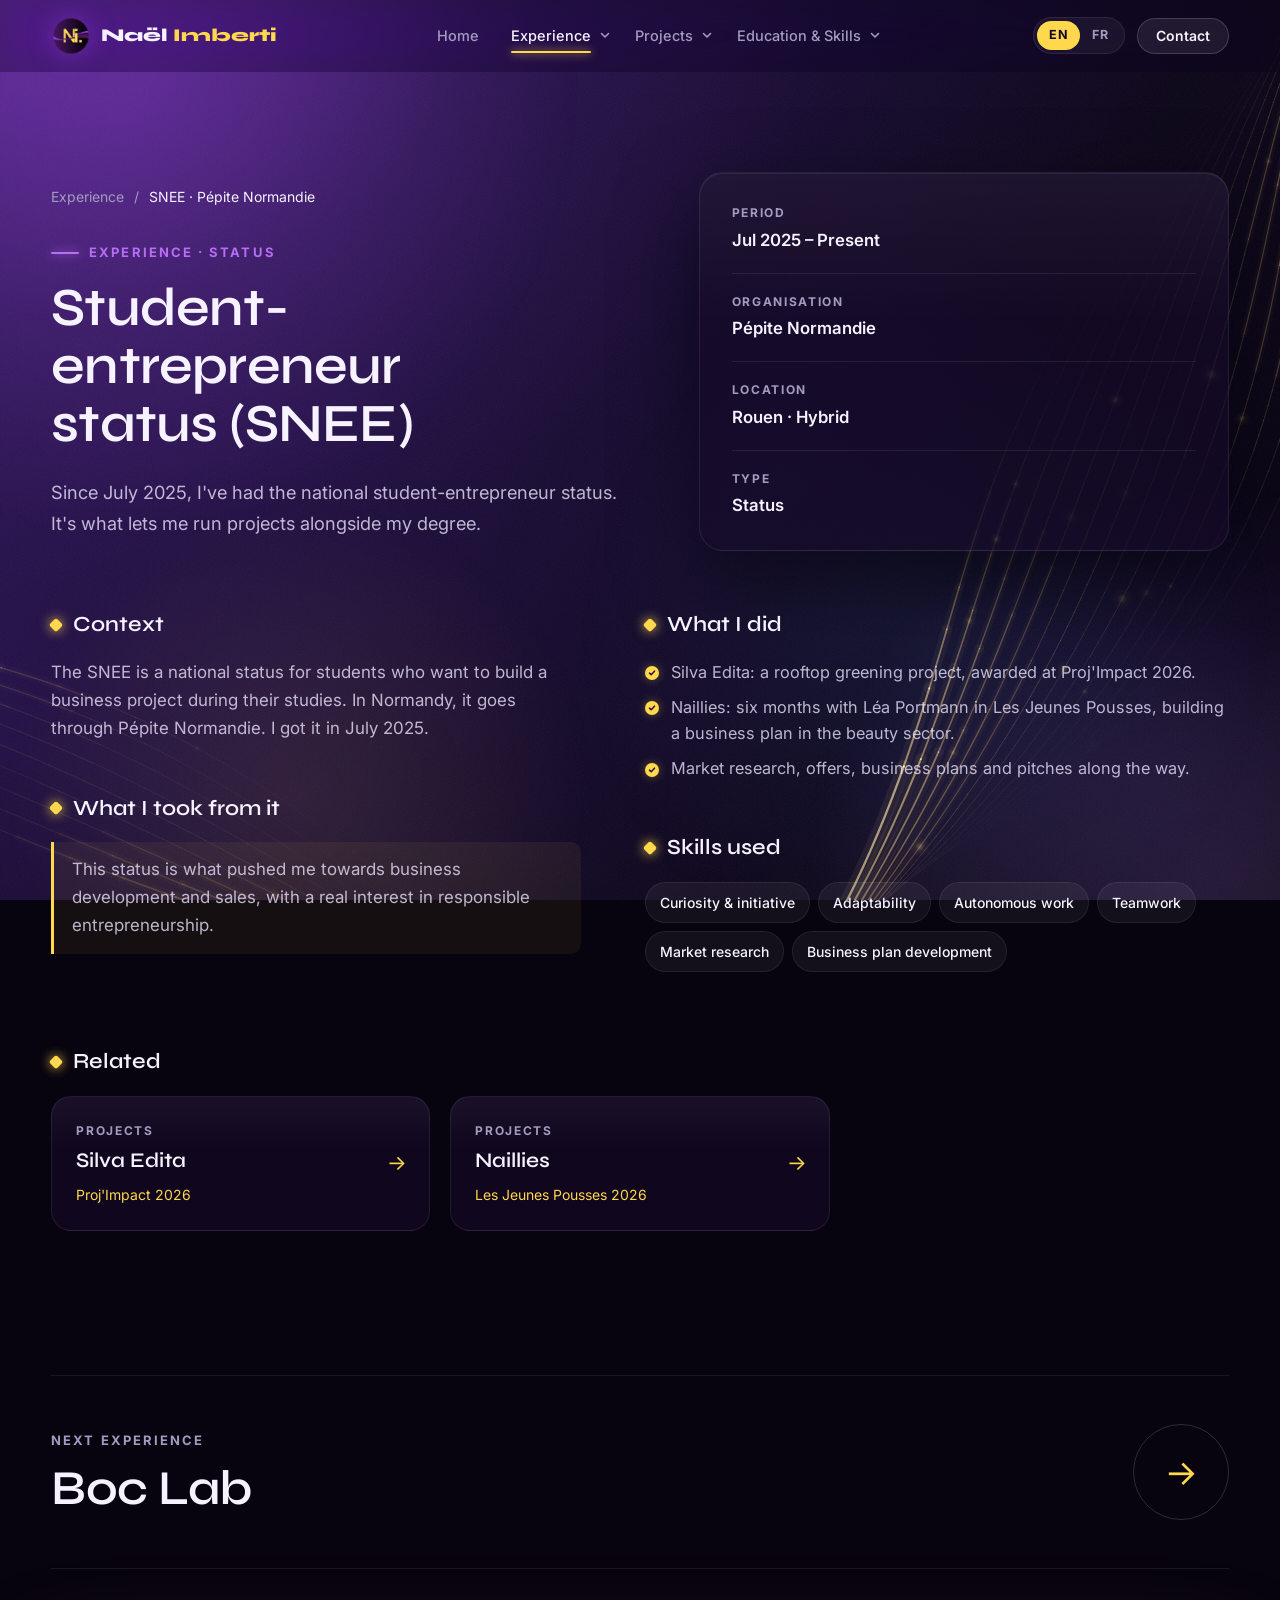
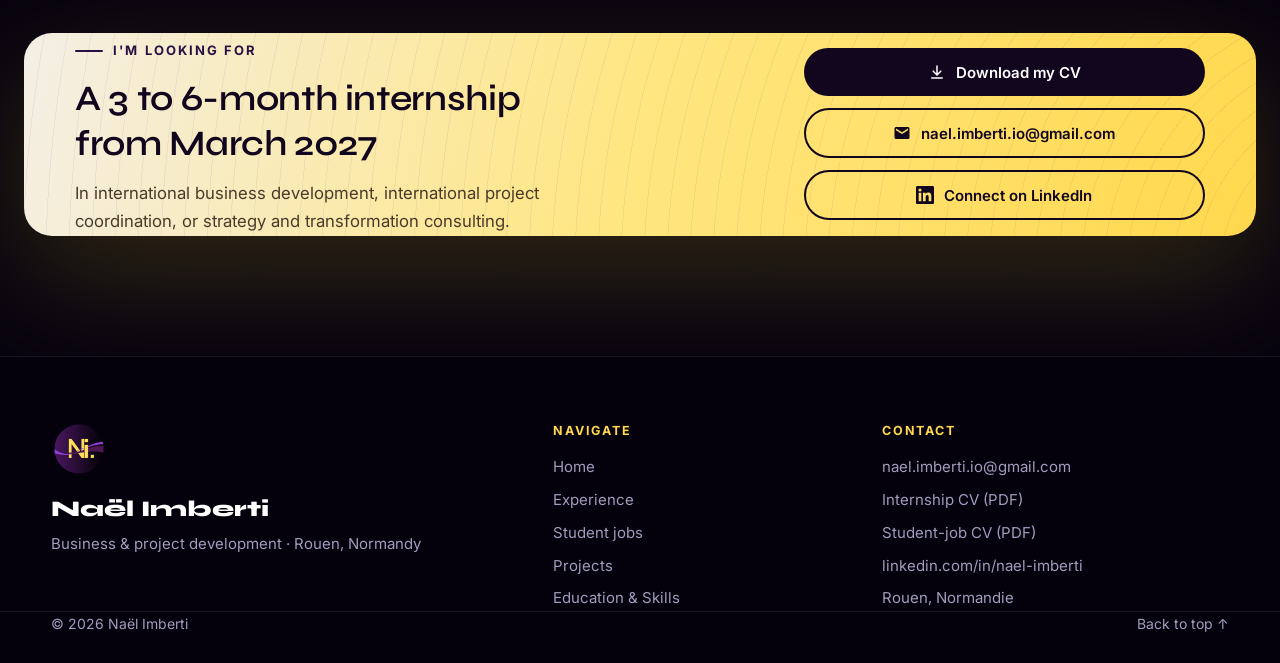
<file: experience/snee.html>
<!doctype html>
<html lang="en">
<head>
  <meta charset="utf-8">
  <meta name="viewport" content="width=device-width, initial-scale=1">
  <title>SNEE · Pépite Normandie · Naël Imberti</title>
  <meta name="description" content="Since July 2025, I've had the national student-entrepreneur status. It's what lets me run projects alongside my degree.">
  <meta name="author" content="Naël Imberti">
  <meta name="theme-color" content="#12061f">
  <meta name="color-scheme" content="dark">
  <link rel="icon" type="image/png" href="../favicon.png">
  <link rel="apple-touch-icon" href="../assets/img/apple-touch-icon.png">
  <meta property="og:type" content="website">
  <meta property="og:title" content="SNEE · Pépite Normandie · Naël Imberti">
  <meta property="og:description" content="Since July 2025, I've had the national student-entrepreneur status. It's what lets me run projects alongside my degree.">
  <meta property="og:image" content="https://naelimberti.github.io/porte-folio/assets/img/og-image.jpg">
  <meta property="og:url" content="https://naelimberti.github.io/porte-folio/experience/snee.html">
  <link rel="canonical" href="../https://naelimberti.github.io/porte-folio/experience/snee.html">
  <meta name="twitter:card" content="summary_large_image">
  <link rel="preconnect" href="https://fonts.googleapis.com">
  <link rel="preconnect" href="https://fonts.gstatic.com" crossorigin>
  <link href="https://fonts.googleapis.com/css2?family=Syne:wght@600;700;800&family=Inter:wght@400;500;600;700&display=swap" rel="stylesheet">
  <link rel="stylesheet" href="../assets/css/style.css">
  <noscript><style>.curtain{display:none!important}</style></noscript>
</head>
<body data-page="experience">

<!-- Ambient background: gradient, aurora, golden ribbon (canvas), vignette, grain -->
<div class="ambient" aria-hidden="true">
  <div class="ambient__base"></div>
  <div class="ambient__aurora"><span class="a1"></span><span class="a2"></span><span class="a3"></span><span class="a4"></span></div>
  <canvas class="ambient__ribbon" id="ribbon"></canvas>
  <div class="ambient__vignette"></div>
  <div class="ambient__grain"></div>
</div>

<!-- Page transition curtain (lifts on load, drops before leaving) -->
<div class="curtain" aria-hidden="true">
  <div class="curtain__gold"></div>
  <div class="curtain__main">
    <div class="curtain__inner">
      <div class="curtain__mark">
        <svg class="curtain__ring" viewBox="0 0 120 120"><circle cx="60" cy="60" r="56"/></svg>
        <img src="../assets/img/logo-round.png" alt="" width="84" height="84">
      </div>
      <span class="curtain__label"></span>
    </div>
  </div>
</div>

<a class="skip" href="#main" data-i18n="skip">Skip to content</a>

<!-- ───────── HEADER ───────── -->
<header class="header" id="top">
  <div class="container header__inner">
    <a href="../index.html" class="brand" aria-label="Naël Imberti, home">
      <img src="../assets/img/logo-round.png" alt="" width="40" height="40">
      <span>Naël <strong>Imberti</strong></span>
    </a>

    <nav class="nav" id="nav" aria-label="Main">
      <a href="../index.html" data-i18n="nav.home">Home</a>
      <div class="nav__item has-sub">
        <a href="../experience.html" class="is-active" aria-current="page" data-i18n="nav.experience">Experience</a>
        <button type="button" class="nav__toggle" aria-expanded="false" aria-label="Experience: submenu"><svg viewBox="0 0 12 12" width="12" height="12" aria-hidden="true"><path d="M2.5 4.5 6 8l3.5-3.5" fill="none" stroke="currentColor" stroke-width="1.6" stroke-linecap="round" stroke-linejoin="round"/></svg></button>
        <div class="nav__sub">
          <a href="../experience.html" aria-current="page" data-i18n="nav.internships">Internships &amp; experience</a>
          <a href="../jobs.html" data-i18n="nav.jobs">Student jobs</a>
        </div>
      </div>
      <div class="nav__item has-sub">
        <a href="../projects.html" data-i18n="nav.projects">Projects</a>
        <button type="button" class="nav__toggle" aria-expanded="false" aria-label="Projects: submenu"><svg viewBox="0 0 12 12" width="12" height="12" aria-hidden="true"><path d="M2.5 4.5 6 8l3.5-3.5" fill="none" stroke="currentColor" stroke-width="1.6" stroke-linecap="round" stroke-linejoin="round"/></svg></button>
        <div class="nav__sub">
          <a href="../projects.html" data-i18n="nav.allprojects">All projects</a>
          <a href="../projects/silva-edita.html">Silva Edita</a>
          <a href="../projects/jeunes-pousses.html">Naillies · Les Jeunes Pousses</a>
        </div>
      </div>
      <div class="nav__item has-sub">
        <a href="../education.html" data-i18n="nav.eduskills">Education &amp; Skills</a>
        <button type="button" class="nav__toggle" aria-expanded="false" aria-label="Education &amp; Skills: submenu"><svg viewBox="0 0 12 12" width="12" height="12" aria-hidden="true"><path d="M2.5 4.5 6 8l3.5-3.5" fill="none" stroke="currentColor" stroke-width="1.6" stroke-linecap="round" stroke-linejoin="round"/></svg></button>
        <div class="nav__sub">
          <a href="../education.html" data-i18n="nav.course">My studies</a>
          <a href="../education.html#skills" data-i18n="nav.skills2">Skills &amp; languages</a>
        </div>
      </div>
      <a href="#contact" class="nav__cta-mobile" data-i18n="nav.contact">Contact</a>
    </nav>

    <div class="header__actions">
      <div class="lang" role="group" aria-label="Language">
        <button type="button" class="lang__btn" data-lang="en" aria-pressed="true">EN</button>
        <button type="button" class="lang__btn" data-lang="fr" aria-pressed="false">FR</button>
      </div>
      <a href="#contact" class="btn btn--primary btn--sm header__cta" data-i18n="nav.contact">Contact</a>
      <button type="button" class="burger" aria-label="Menu" aria-expanded="false" aria-controls="nav">
        <span></span><span></span><span></span>
      </button>
    </div>
  </div>
  <div class="progress" aria-hidden="true"></div>
</header>

<main id="main">

<!-- ───────── PAGE HERO ───────── -->
<section class="page-hero page-hero--media">
  <div class="container page-hero__grid">
    <div class="page-hero__text">
      <nav class="crumbs" aria-label="Breadcrumb"><a href="../experience.html" data-i18n="nav.experience">Experience</a><span aria-hidden="true">/</span><span data-i18n="bar.snee">SNEE · Pépite Normandie</span></nav>
      <p class="eyebrow" data-i18n="xp1.eyebrow">Experience · Status</p>
      <h1 class="page-hero__title" data-i18n="exp2.title">Student-entrepreneur status (SNEE)</h1>
      <p class="page-hero__lead" data-i18n="xp1.lead">Since July 2025, I've had the national student-entrepreneur status. It's what lets me run projects alongside my degree.</p>
    </div>
    <dl class="page-hero__media facts facts--hero">
      <div><dt data-i18n="fact.period">Period</dt><dd data-i18n="xp1.f1">Jul 2025 – Present</dd></div>
      <div><dt data-i18n="fact.org">Organisation</dt><dd>Pépite Normandie</dd></div>
      <div><dt data-i18n="fact.place">Location</dt><dd data-i18n="xp1.f3">Rouen · Hybrid</dd></div>
      <div><dt data-i18n="fact.type">Type</dt><dd data-i18n="xp1.f4">Status</dd></div>
    </dl>
  </div>
</section>

<section class="section section--flush">
  <div class="container">
    <div class="xp">
      <div class="xp__col">
        <div class="case__block reveal">
          <h2 class="case__h" data-i18n="xp.context">Context</h2>
          <p data-i18n="xp1.ctx">The SNEE is a national status for students who want to build a business project during their studies. In Normandy, it goes through Pépite Normandie. I got it in July 2025.</p>
        </div>
        <div class="case__block reveal">
          <h2 class="case__h" data-i18n="xp.takeaway">What I took from it</h2>
          <p class="feature__goal" data-i18n="xp1.take">This status is what pushed me towards business development and sales, with a real interest in responsible entrepreneurship.</p>
        </div>
      </div>
      <div class="xp__col">
        <div class="case__block reveal">
          <h2 class="case__h" data-i18n="xp.did">What I did</h2>
          <ul class="ticks">
          <li data-i18n="xp1.d1">Silva Edita: a rooftop greening project, awarded at Proj'Impact 2026.</li>
          <li data-i18n="xp1.d2">Naillies: six months with Léa Portmann in Les Jeunes Pousses, building a business plan in the beauty sector.</li>
          <li data-i18n="xp1.d3">Market research, offers, business plans and pitches along the way.</li>
          </ul>
        </div>
        <div class="case__block reveal">
          <h2 class="case__h" data-i18n="xp.skills">Skills used</h2>
          <ul class="chips">
          <li data-i18n="sk.curiosity">Curiosity &amp; initiative</li>
          <li data-i18n="sk.adapt">Adaptability</li>
          <li data-i18n="sk.autonomy">Autonomous work</li>
          <li data-i18n="sk.team">Teamwork</li>
          <li data-i18n="sk.market">Market research</li>
          <li data-i18n="sk.bp">Business plan development</li>
          </ul>
        </div>
      </div>
    </div>
    <div class="related reveal">
      <h2 class="case__h" data-i18n="xp.related">Related</h2>
      <div class="related__grid" data-stagger>
        <a class="related__item" href="../projects/silva-edita.html">
          <span class="related__label" data-i18n="nav.projects">Projects</span>
          <span class="related__title">Silva Edita</span>
          <span class="related__sub">Proj'Impact 2026</span>
          <span class="related__arrow" aria-hidden="true">→</span>
        </a>
        <a class="related__item" href="../projects/jeunes-pousses.html">
          <span class="related__label" data-i18n="nav.projects">Projects</span>
          <span class="related__title">Naillies</span>
          <span class="related__sub">Les Jeunes Pousses 2026</span>
          <span class="related__arrow" aria-hidden="true">→</span>
        </a>
      </div>
    </div>
  </div>
</section>

<!-- ───────── NEXT PAGE ───────── -->
<section class="next">
  <div class="container">
    <a class="next__link reveal" href="../experience/boc-lab.html">
      <span class="next__eyebrow" data-i18n="common.nextXp">Next experience</span>
      <span class="next__title" data-i18n="bar.boc">Boc Lab</span>
      <span class="next__arrow" aria-hidden="true">→</span>
    </a>
  </div>
</section>

<!-- ───────── CTA / CONTACT ───────── -->
<section class="cta" id="contact">
  <div class="container cta__inner reveal">
    <div>
      <p class="eyebrow eyebrow--dark" data-i18n="cta.eyebrow">I'm looking for</p>
      <h2 class="cta__title" data-i18n="cta.title">A 3 to 6-month internship from March 2027</h2>
      <p class="cta__text" data-i18n="cta.text">In international business development, international project coordination, or strategy and transformation consulting.</p>
    </div>
    <div class="cta__actions">
      <a class="btn btn--dark" href="../assets/cv/CV_Nael_Imberti_EN.pdf" download="CV_Nael_Imberti_EN.pdf" data-lang-only="en"><svg viewBox="0 0 24 24" width="18" height="18" aria-hidden="true"><path fill="currentColor" d="M12 3a1 1 0 0 1 1 1v9.6l3.3-3.3a1 1 0 1 1 1.4 1.4l-5 5a1 1 0 0 1-1.4 0l-5-5a1 1 0 1 1 1.4-1.4l3.3 3.3V4a1 1 0 0 1 1-1ZM5 19h14a1 1 0 1 1 0 2H5a1 1 0 1 1 0-2Z"/></svg> <span>Download my CV</span></a>
      <a class="btn btn--dark" href="../assets/cv/CV_Nael_Imberti_FR.pdf" download="CV_Nael_Imberti_FR.pdf" data-lang-only="fr" lang="fr"><svg viewBox="0 0 24 24" width="18" height="18" aria-hidden="true"><path fill="currentColor" d="M12 3a1 1 0 0 1 1 1v9.6l3.3-3.3a1 1 0 1 1 1.4 1.4l-5 5a1 1 0 0 1-1.4 0l-5-5a1 1 0 1 1 1.4-1.4l3.3 3.3V4a1 1 0 0 1 1-1ZM5 19h14a1 1 0 1 1 0 2H5a1 1 0 1 1 0-2Z"/></svg> <span>Télécharger mon CV</span></a>
      <a class="btn btn--outline-dark" href="mailto:nael.imberti.io@gmail.com">
        <svg viewBox="0 0 24 24" width="18" height="18" aria-hidden="true"><path fill="currentColor" d="M20 4H4a2 2 0 0 0-2 2v12a2 2 0 0 0 2 2h16a2 2 0 0 0 2-2V6a2 2 0 0 0-2-2Zm0 4.2-8 5-8-5V6l8 5 8-5v2.2Z"/></svg>
        nael.imberti.io@gmail.com
      </a>
      <a class="btn btn--outline-dark" href="https://www.linkedin.com/in/nael-imberti/" target="_blank" rel="noopener">
        <svg viewBox="0 0 24 24" width="18" height="18" aria-hidden="true"><path fill="currentColor" d="M20.45 20.45h-3.56v-5.57c0-1.33-.02-3.04-1.85-3.04-1.85 0-2.14 1.45-2.14 2.94v5.67H9.34V9h3.42v1.56h.05c.48-.9 1.64-1.85 3.37-1.85 3.6 0 4.27 2.37 4.27 5.46v6.28ZM5.34 7.43a2.06 2.06 0 1 1 0-4.13 2.06 2.06 0 0 1 0 4.13ZM7.12 20.45H3.56V9h3.56v11.45ZM22.22 0H1.77C.79 0 0 .77 0 1.73v20.54C0 23.23.79 24 1.77 24h20.45c.98 0 1.78-.77 1.78-1.73V1.73C24 .77 23.2 0 22.22 0Z"/></svg>
        <span data-i18n="cta.linkedin">Connect on LinkedIn</span>
      </a>
    </div>
  </div>
</section>

</main>

<!-- ───────── FOOTER ───────── -->
<footer class="footer">
  <div class="container footer__grid">
    <div class="footer__brand">
      <img src="../assets/img/logo-round.png" alt="" width="56" height="56" loading="lazy">
      <p class="footer__name">Naël Imberti</p>
      <p class="footer__tag" data-i18n="footer.tag">Business &amp; project development · Rouen, Normandy</p>
    </div>
    <div>
      <p class="footer__h" data-i18n="footer.nav">Navigate</p>
      <ul class="footer__links">
        <li><a href="../index.html" data-i18n="nav.home">Home</a></li>
        <li><a href="../experience.html" data-i18n="nav.experience">Experience</a></li>
        <li><a href="../jobs.html" data-i18n="nav.jobs">Student jobs</a></li>
        <li><a href="../projects.html" data-i18n="nav.projects">Projects</a></li>
        <li><a href="../education.html" data-i18n="nav.eduskills">Education &amp; Skills</a></li>
      </ul>
    </div>
    <div>
      <p class="footer__h" data-i18n="footer.contact">Contact</p>
      <ul class="footer__links">
        <li><a href="mailto:nael.imberti.io@gmail.com">nael.imberti.io@gmail.com</a></li>
        <li><a href="../assets/cv/CV_Nael_Imberti_EN.pdf" download data-lang-only="en">Internship CV (PDF)</a><a href="../assets/cv/CV_Nael_Imberti_FR.pdf" download data-lang-only="fr" lang="fr">CV stage (PDF)</a></li>
        <li><a href="../assets/cv/CV_Job_Etudiant_Nael_Imberti_EN.pdf" download data-lang-only="en">Student-job CV (PDF)</a><a href="../assets/cv/CV_Job_Etudiant_Nael_Imberti_FR.pdf" download data-lang-only="fr" lang="fr">CV job étudiant (PDF)</a></li>
        <li><a href="https://www.linkedin.com/in/nael-imberti/" target="_blank" rel="noopener">linkedin.com/in/nael-imberti</a></li>
        <li>Rouen, Normandie</li>
      </ul>
    </div>
  </div>
  <div class="container footer__bottom">
    <p>© <span id="year">2026</span> Naël Imberti</p>
    <a href="#top" data-i18n="footer.top">Back to top ↑</a>
  </div>
</footer>

<script src="../assets/js/main.js" defer></script>
</body>
</html>
</file>
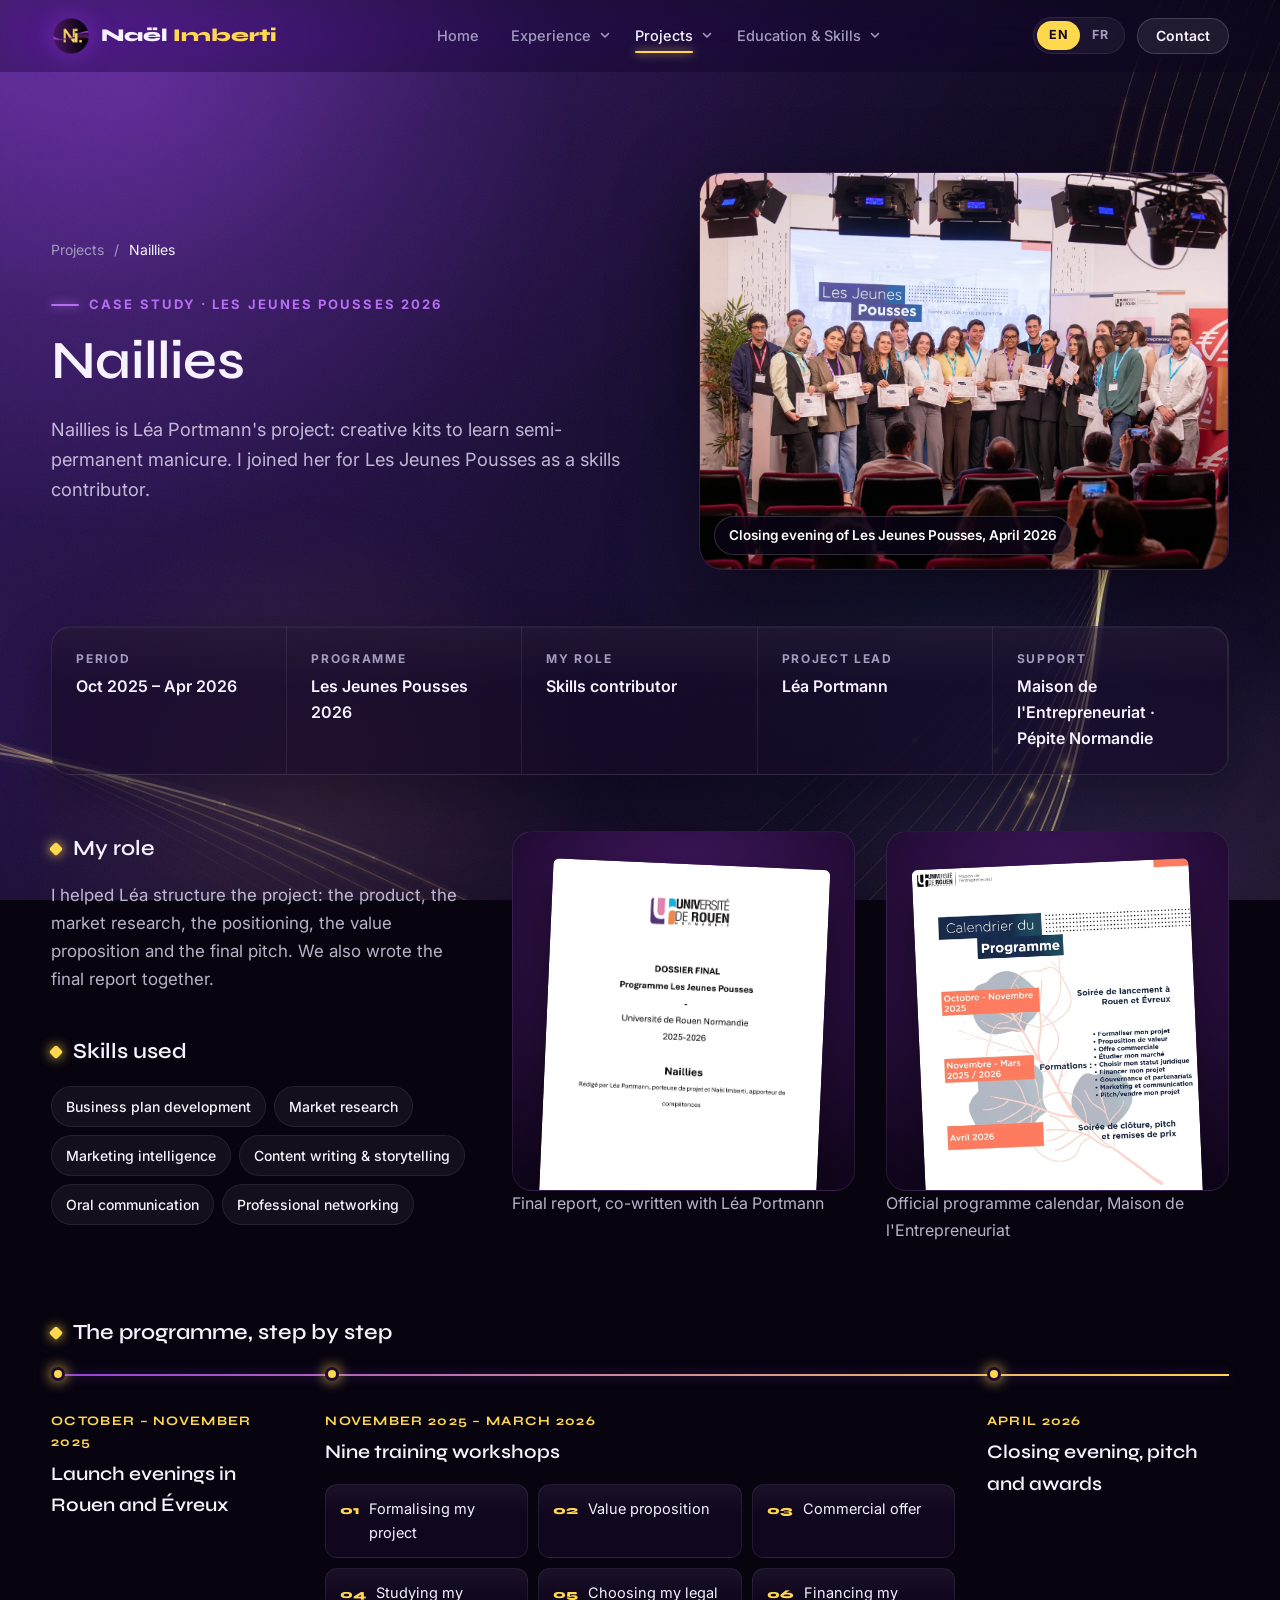
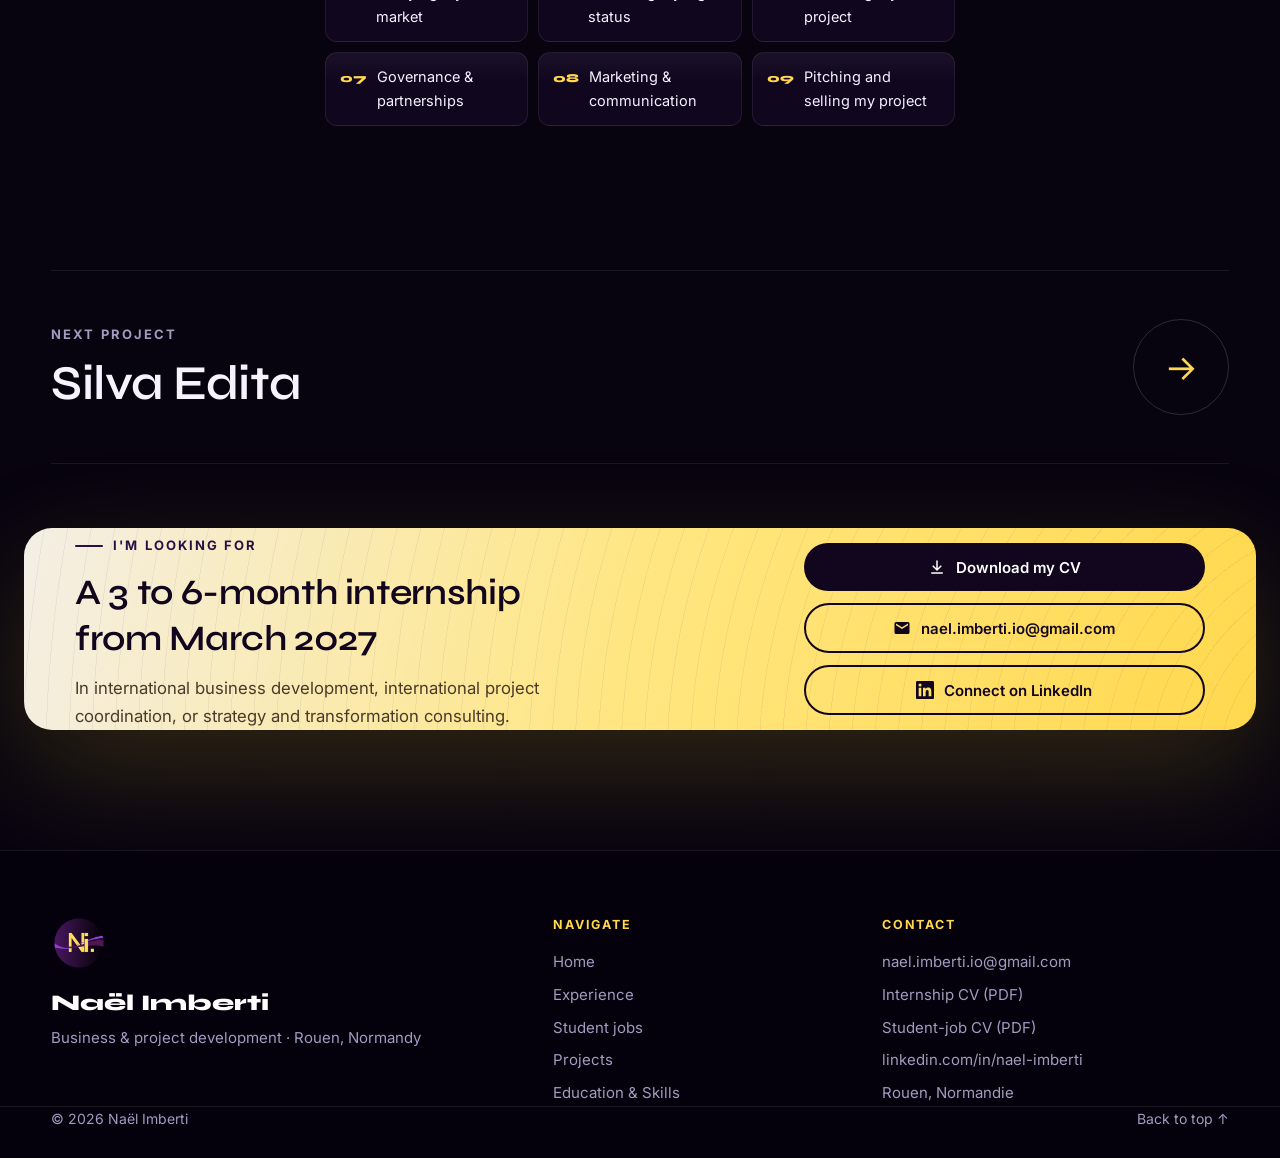
<file: projects/jeunes-pousses.html>
<!doctype html>
<html lang="en">
<head>
  <meta charset="utf-8">
  <meta name="viewport" content="width=device-width, initial-scale=1">
  <title>Naillies · Les Jeunes Pousses 2026 · Naël Imberti</title>
  <meta name="description" content="Naillies, entrepreneurial project built within Les Jeunes Pousses 2026 (University of Rouen Normandie).">
  <meta name="author" content="Naël Imberti">
  <meta name="theme-color" content="#12061f">
  <meta name="color-scheme" content="dark">
  <link rel="icon" type="image/png" href="../favicon.png">
  <link rel="apple-touch-icon" href="../assets/img/apple-touch-icon.png">
  <meta property="og:type" content="website">
  <meta property="og:title" content="Naillies · Les Jeunes Pousses 2026 · Naël Imberti">
  <meta property="og:description" content="Naillies, entrepreneurial project built within Les Jeunes Pousses 2026 (University of Rouen Normandie).">
  <meta property="og:image" content="https://naelimberti.github.io/porte-folio/assets/img/og-image.jpg">
  <meta property="og:url" content="https://naelimberti.github.io/porte-folio/projects/jeunes-pousses.html">
  <link rel="canonical" href="../https://naelimberti.github.io/porte-folio/projects/jeunes-pousses.html">
  <meta name="twitter:card" content="summary_large_image">
  <link rel="preconnect" href="https://fonts.googleapis.com">
  <link rel="preconnect" href="https://fonts.gstatic.com" crossorigin>
  <link href="https://fonts.googleapis.com/css2?family=Syne:wght@600;700;800&family=Inter:wght@400;500;600;700&display=swap" rel="stylesheet">
  <link rel="stylesheet" href="../assets/css/style.css">
  <noscript><style>.curtain{display:none!important}</style></noscript>
</head>
<body data-page="projects">

<!-- Ambient background: gradient, aurora, golden ribbon (canvas), vignette, grain -->
<div class="ambient" aria-hidden="true">
  <div class="ambient__base"></div>
  <div class="ambient__aurora"><span class="a1"></span><span class="a2"></span><span class="a3"></span><span class="a4"></span></div>
  <canvas class="ambient__ribbon" id="ribbon"></canvas>
  <div class="ambient__vignette"></div>
  <div class="ambient__grain"></div>
</div>

<!-- Page transition curtain (lifts on load, drops before leaving) -->
<div class="curtain" aria-hidden="true">
  <div class="curtain__gold"></div>
  <div class="curtain__main">
    <div class="curtain__inner">
      <div class="curtain__mark">
        <svg class="curtain__ring" viewBox="0 0 120 120"><circle cx="60" cy="60" r="56"/></svg>
        <img src="../assets/img/logo-round.png" alt="" width="84" height="84">
      </div>
      <span class="curtain__label"></span>
    </div>
  </div>
</div>

<a class="skip" href="#main" data-i18n="skip">Skip to content</a>

<!-- ───────── HEADER ───────── -->
<header class="header" id="top">
  <div class="container header__inner">
    <a href="../index.html" class="brand" aria-label="Naël Imberti, home">
      <img src="../assets/img/logo-round.png" alt="" width="40" height="40">
      <span>Naël <strong>Imberti</strong></span>
    </a>

    <nav class="nav" id="nav" aria-label="Main">
      <a href="../index.html" data-i18n="nav.home">Home</a>
      <div class="nav__item has-sub">
        <a href="../experience.html" data-i18n="nav.experience">Experience</a>
        <button type="button" class="nav__toggle" aria-expanded="false" aria-label="Experience: submenu"><svg viewBox="0 0 12 12" width="12" height="12" aria-hidden="true"><path d="M2.5 4.5 6 8l3.5-3.5" fill="none" stroke="currentColor" stroke-width="1.6" stroke-linecap="round" stroke-linejoin="round"/></svg></button>
        <div class="nav__sub">
          <a href="../experience.html" data-i18n="nav.internships">Internships &amp; experience</a>
          <a href="../jobs.html" data-i18n="nav.jobs">Student jobs</a>
        </div>
      </div>
      <div class="nav__item has-sub">
        <a href="../projects.html" class="is-active" aria-current="page" data-i18n="nav.projects">Projects</a>
        <button type="button" class="nav__toggle" aria-expanded="false" aria-label="Projects: submenu"><svg viewBox="0 0 12 12" width="12" height="12" aria-hidden="true"><path d="M2.5 4.5 6 8l3.5-3.5" fill="none" stroke="currentColor" stroke-width="1.6" stroke-linecap="round" stroke-linejoin="round"/></svg></button>
        <div class="nav__sub">
          <a href="../projects.html" data-i18n="nav.allprojects">All projects</a>
          <a href="../projects/silva-edita.html">Silva Edita</a>
          <a href="../projects/jeunes-pousses.html">Naillies · Les Jeunes Pousses</a>
        </div>
      </div>
      <div class="nav__item has-sub">
        <a href="../education.html" data-i18n="nav.eduskills">Education &amp; Skills</a>
        <button type="button" class="nav__toggle" aria-expanded="false" aria-label="Education &amp; Skills: submenu"><svg viewBox="0 0 12 12" width="12" height="12" aria-hidden="true"><path d="M2.5 4.5 6 8l3.5-3.5" fill="none" stroke="currentColor" stroke-width="1.6" stroke-linecap="round" stroke-linejoin="round"/></svg></button>
        <div class="nav__sub">
          <a href="../education.html" data-i18n="nav.course">My studies</a>
          <a href="../education.html#skills" data-i18n="nav.skills2">Skills &amp; languages</a>
        </div>
      </div>
      <a href="#contact" class="nav__cta-mobile" data-i18n="nav.contact">Contact</a>
    </nav>

    <div class="header__actions">
      <div class="lang" role="group" aria-label="Language">
        <button type="button" class="lang__btn" data-lang="en" aria-pressed="true">EN</button>
        <button type="button" class="lang__btn" data-lang="fr" aria-pressed="false">FR</button>
      </div>
      <a href="#contact" class="btn btn--primary btn--sm header__cta" data-i18n="nav.contact">Contact</a>
      <button type="button" class="burger" aria-label="Menu" aria-expanded="false" aria-controls="nav">
        <span></span><span></span><span></span>
      </button>
    </div>
  </div>
  <div class="progress" aria-hidden="true"></div>
</header>

<main id="main">

<!-- ───────── PAGE HERO ───────── -->
<section class="page-hero page-hero--media">
  <div class="container page-hero__grid">
    <div class="page-hero__text">
    <nav class="crumbs" aria-label="Breadcrumb"><a href="../projects.html" data-i18n="nav.projects">Projects</a><span aria-hidden="true">/</span><span>Naillies</span></nav>
      <p class="eyebrow" data-i18n="case2.eyebrow">Case study · Les Jeunes Pousses 2026</p>
      <h1 class="page-hero__title" data-i18n="case2.title">Naillies</h1>
      <p class="page-hero__lead" data-i18n="proj2.p1">Naillies is Léa Portmann's project: creative kits to learn semi-permanent manicure. I joined her for Les Jeunes Pousses as a skills contributor.</p>
    </div>
    <figure class="page-hero__media reveal-media">
      <img src="../assets/img/jp-closing.webp" alt="Participants of Les Jeunes Pousses 2026 on stage at the closing evening" width="1600" height="1067">
      <figcaption data-i18n="jp.photo">Closing evening of Les Jeunes Pousses, April 2026</figcaption>
    </figure>
  </div>
</section>

<section class="section section--flush">
  <div class="container">
    <dl class="facts facts--row" data-stagger>
        <div><dt data-i18n="fact.period">Period</dt><dd data-i18n="fact.jpPeriod">Oct 2025 – Apr 2026</dd></div>
        <div><dt data-i18n="fact.programme">Programme</dt><dd>Les Jeunes Pousses 2026</dd></div>
        <div><dt data-i18n="fact.role">My role</dt><dd data-i18n="fact.jpRole">Skills contributor</dd></div>
        <div><dt data-i18n="fact.lead">Project lead</dt><dd>Léa Portmann</dd></div>
        <div><dt data-i18n="fact.support">Support</dt><dd>Maison de l'Entrepreneuriat · Pépite Normandie</dd></div>
    </dl>
    <div class="case case--jp">
      <div class="case__text">
        <div class="case__block reveal">
          <h2 class="case__h" data-i18n="case.role">My role</h2>
          <p data-i18n="proj2.p2">I helped Léa structure the project: the product, the market research, the positioning, the value proposition and the final pitch. We also wrote the final report together.</p>
        </div>
        <div class="case__block reveal">
          <h2 class="case__h" data-i18n="case.skills">Skills used</h2>
          <ul class="chips">
            <li data-i18n="sk.bp">Business plan development</li>
            <li data-i18n="sk.market">Market research</li>
            <li data-i18n="sk.watch">Marketing intelligence</li>
            <li data-i18n="sk.story">Content writing &amp; storytelling</li>
            <li data-i18n="sk.oral">Oral communication</li>
            <li data-i18n="sk.network">Professional networking</li>
          </ul>
        </div>
      </div>
      <figure class="docs__item reveal">
        <div class="docs__frame"><img src="../assets/img/naillies-cover.webp" alt="Cover of the Naillies final report" loading="lazy" width="637" height="900"></div>
        <figcaption data-i18n="jp.doc1">Final report, co-written with Léa Portmann</figcaption>
      </figure>
      <figure class="docs__item reveal">
        <div class="docs__frame"><img src="../assets/img/jp-calendar.webp" alt="Official calendar of the Les Jeunes Pousses programme" loading="lazy" width="900" height="1125"></div>
        <figcaption data-i18n="jp.doc2">Official programme calendar, Maison de l'Entrepreneuriat</figcaption>
      </figure>
    </div>

    <div class="programme reveal">
      <h2 class="case__h" data-i18n="case.programme">The programme, step by step</h2>
      <ol class="steps">
        <li class="steps__item">
          <span class="steps__date" data-i18n="jp.s1.date">October – November 2025</span>
          <h3 data-i18n="jp.s1.title">Launch evenings in Rouen and Évreux</h3>
        </li>
        <li class="steps__item">
          <span class="steps__date" data-i18n="jp.s2.date">November 2025 – March 2026</span>
          <h3 data-i18n="jp.s2.title">Nine training workshops</h3>
          <ul class="workshops" data-stagger>
              <li><span class="workshops__n">01</span><span data-i18n="ws.1">Formalising my project</span></li>
              <li><span class="workshops__n">02</span><span data-i18n="ws.2">Value proposition</span></li>
              <li><span class="workshops__n">03</span><span data-i18n="ws.3">Commercial offer</span></li>
              <li><span class="workshops__n">04</span><span data-i18n="ws.4">Studying my market</span></li>
              <li><span class="workshops__n">05</span><span data-i18n="ws.5">Choosing my legal status</span></li>
              <li><span class="workshops__n">06</span><span data-i18n="ws.6">Financing my project</span></li>
              <li><span class="workshops__n">07</span><span data-i18n="ws.7">Governance &amp; partnerships</span></li>
              <li><span class="workshops__n">08</span><span data-i18n="ws.8">Marketing &amp; communication</span></li>
              <li><span class="workshops__n">09</span><span data-i18n="ws.9">Pitching and selling my project</span></li>
          </ul>
        </li>
        <li class="steps__item">
          <span class="steps__date" data-i18n="jp.s3.date">April 2026</span>
          <h3 data-i18n="jp.s3.title">Closing evening, pitch and awards</h3>
        </li>
      </ol>
    </div>
  </div>
</section>

<!-- ───────── NEXT PAGE ───────── -->
<section class="next">
  <div class="container">
    <a class="next__link reveal" href="../projects/silva-edita.html">
      <span class="next__eyebrow" data-i18n="common.nextProject">Next project</span>
      <span class="next__title" data-i18n="case1.next">Silva Edita</span>
      <span class="next__arrow" aria-hidden="true">→</span>
    </a>
  </div>
</section>

<!-- ───────── CTA / CONTACT ───────── -->
<section class="cta" id="contact">
  <div class="container cta__inner reveal">
    <div>
      <p class="eyebrow eyebrow--dark" data-i18n="cta.eyebrow">I'm looking for</p>
      <h2 class="cta__title" data-i18n="cta.title">A 3 to 6-month internship from March 2027</h2>
      <p class="cta__text" data-i18n="cta.text">In international business development, international project coordination, or strategy and transformation consulting.</p>
    </div>
    <div class="cta__actions">
      <a class="btn btn--dark" href="../assets/cv/CV_Nael_Imberti_EN.pdf" download="CV_Nael_Imberti_EN.pdf" data-lang-only="en"><svg viewBox="0 0 24 24" width="18" height="18" aria-hidden="true"><path fill="currentColor" d="M12 3a1 1 0 0 1 1 1v9.6l3.3-3.3a1 1 0 1 1 1.4 1.4l-5 5a1 1 0 0 1-1.4 0l-5-5a1 1 0 1 1 1.4-1.4l3.3 3.3V4a1 1 0 0 1 1-1ZM5 19h14a1 1 0 1 1 0 2H5a1 1 0 1 1 0-2Z"/></svg> <span>Download my CV</span></a>
      <a class="btn btn--dark" href="../assets/cv/CV_Nael_Imberti_FR.pdf" download="CV_Nael_Imberti_FR.pdf" data-lang-only="fr" lang="fr"><svg viewBox="0 0 24 24" width="18" height="18" aria-hidden="true"><path fill="currentColor" d="M12 3a1 1 0 0 1 1 1v9.6l3.3-3.3a1 1 0 1 1 1.4 1.4l-5 5a1 1 0 0 1-1.4 0l-5-5a1 1 0 1 1 1.4-1.4l3.3 3.3V4a1 1 0 0 1 1-1ZM5 19h14a1 1 0 1 1 0 2H5a1 1 0 1 1 0-2Z"/></svg> <span>Télécharger mon CV</span></a>
      <a class="btn btn--outline-dark" href="mailto:nael.imberti.io@gmail.com">
        <svg viewBox="0 0 24 24" width="18" height="18" aria-hidden="true"><path fill="currentColor" d="M20 4H4a2 2 0 0 0-2 2v12a2 2 0 0 0 2 2h16a2 2 0 0 0 2-2V6a2 2 0 0 0-2-2Zm0 4.2-8 5-8-5V6l8 5 8-5v2.2Z"/></svg>
        nael.imberti.io@gmail.com
      </a>
      <a class="btn btn--outline-dark" href="https://www.linkedin.com/in/nael-imberti/" target="_blank" rel="noopener">
        <svg viewBox="0 0 24 24" width="18" height="18" aria-hidden="true"><path fill="currentColor" d="M20.45 20.45h-3.56v-5.57c0-1.33-.02-3.04-1.85-3.04-1.85 0-2.14 1.45-2.14 2.94v5.67H9.34V9h3.42v1.56h.05c.48-.9 1.64-1.85 3.37-1.85 3.6 0 4.27 2.37 4.27 5.46v6.28ZM5.34 7.43a2.06 2.06 0 1 1 0-4.13 2.06 2.06 0 0 1 0 4.13ZM7.12 20.45H3.56V9h3.56v11.45ZM22.22 0H1.77C.79 0 0 .77 0 1.73v20.54C0 23.23.79 24 1.77 24h20.45c.98 0 1.78-.77 1.78-1.73V1.73C24 .77 23.2 0 22.22 0Z"/></svg>
        <span data-i18n="cta.linkedin">Connect on LinkedIn</span>
      </a>
    </div>
  </div>
</section>

</main>

<!-- ───────── FOOTER ───────── -->
<footer class="footer">
  <div class="container footer__grid">
    <div class="footer__brand">
      <img src="../assets/img/logo-round.png" alt="" width="56" height="56" loading="lazy">
      <p class="footer__name">Naël Imberti</p>
      <p class="footer__tag" data-i18n="footer.tag">Business &amp; project development · Rouen, Normandy</p>
    </div>
    <div>
      <p class="footer__h" data-i18n="footer.nav">Navigate</p>
      <ul class="footer__links">
        <li><a href="../index.html" data-i18n="nav.home">Home</a></li>
        <li><a href="../experience.html" data-i18n="nav.experience">Experience</a></li>
        <li><a href="../jobs.html" data-i18n="nav.jobs">Student jobs</a></li>
        <li><a href="../projects.html" data-i18n="nav.projects">Projects</a></li>
        <li><a href="../education.html" data-i18n="nav.eduskills">Education &amp; Skills</a></li>
      </ul>
    </div>
    <div>
      <p class="footer__h" data-i18n="footer.contact">Contact</p>
      <ul class="footer__links">
        <li><a href="mailto:nael.imberti.io@gmail.com">nael.imberti.io@gmail.com</a></li>
        <li><a href="../assets/cv/CV_Nael_Imberti_EN.pdf" download data-lang-only="en">Internship CV (PDF)</a><a href="../assets/cv/CV_Nael_Imberti_FR.pdf" download data-lang-only="fr" lang="fr">CV stage (PDF)</a></li>
        <li><a href="../assets/cv/CV_Job_Etudiant_Nael_Imberti_EN.pdf" download data-lang-only="en">Student-job CV (PDF)</a><a href="../assets/cv/CV_Job_Etudiant_Nael_Imberti_FR.pdf" download data-lang-only="fr" lang="fr">CV job étudiant (PDF)</a></li>
        <li><a href="https://www.linkedin.com/in/nael-imberti/" target="_blank" rel="noopener">linkedin.com/in/nael-imberti</a></li>
        <li>Rouen, Normandie</li>
      </ul>
    </div>
  </div>
  <div class="container footer__bottom">
    <p>© <span id="year">2026</span> Naël Imberti</p>
    <a href="#top" data-i18n="footer.top">Back to top ↑</a>
  </div>
</footer>

<script src="../assets/js/main.js" defer></script>
</body>
</html>
</file>
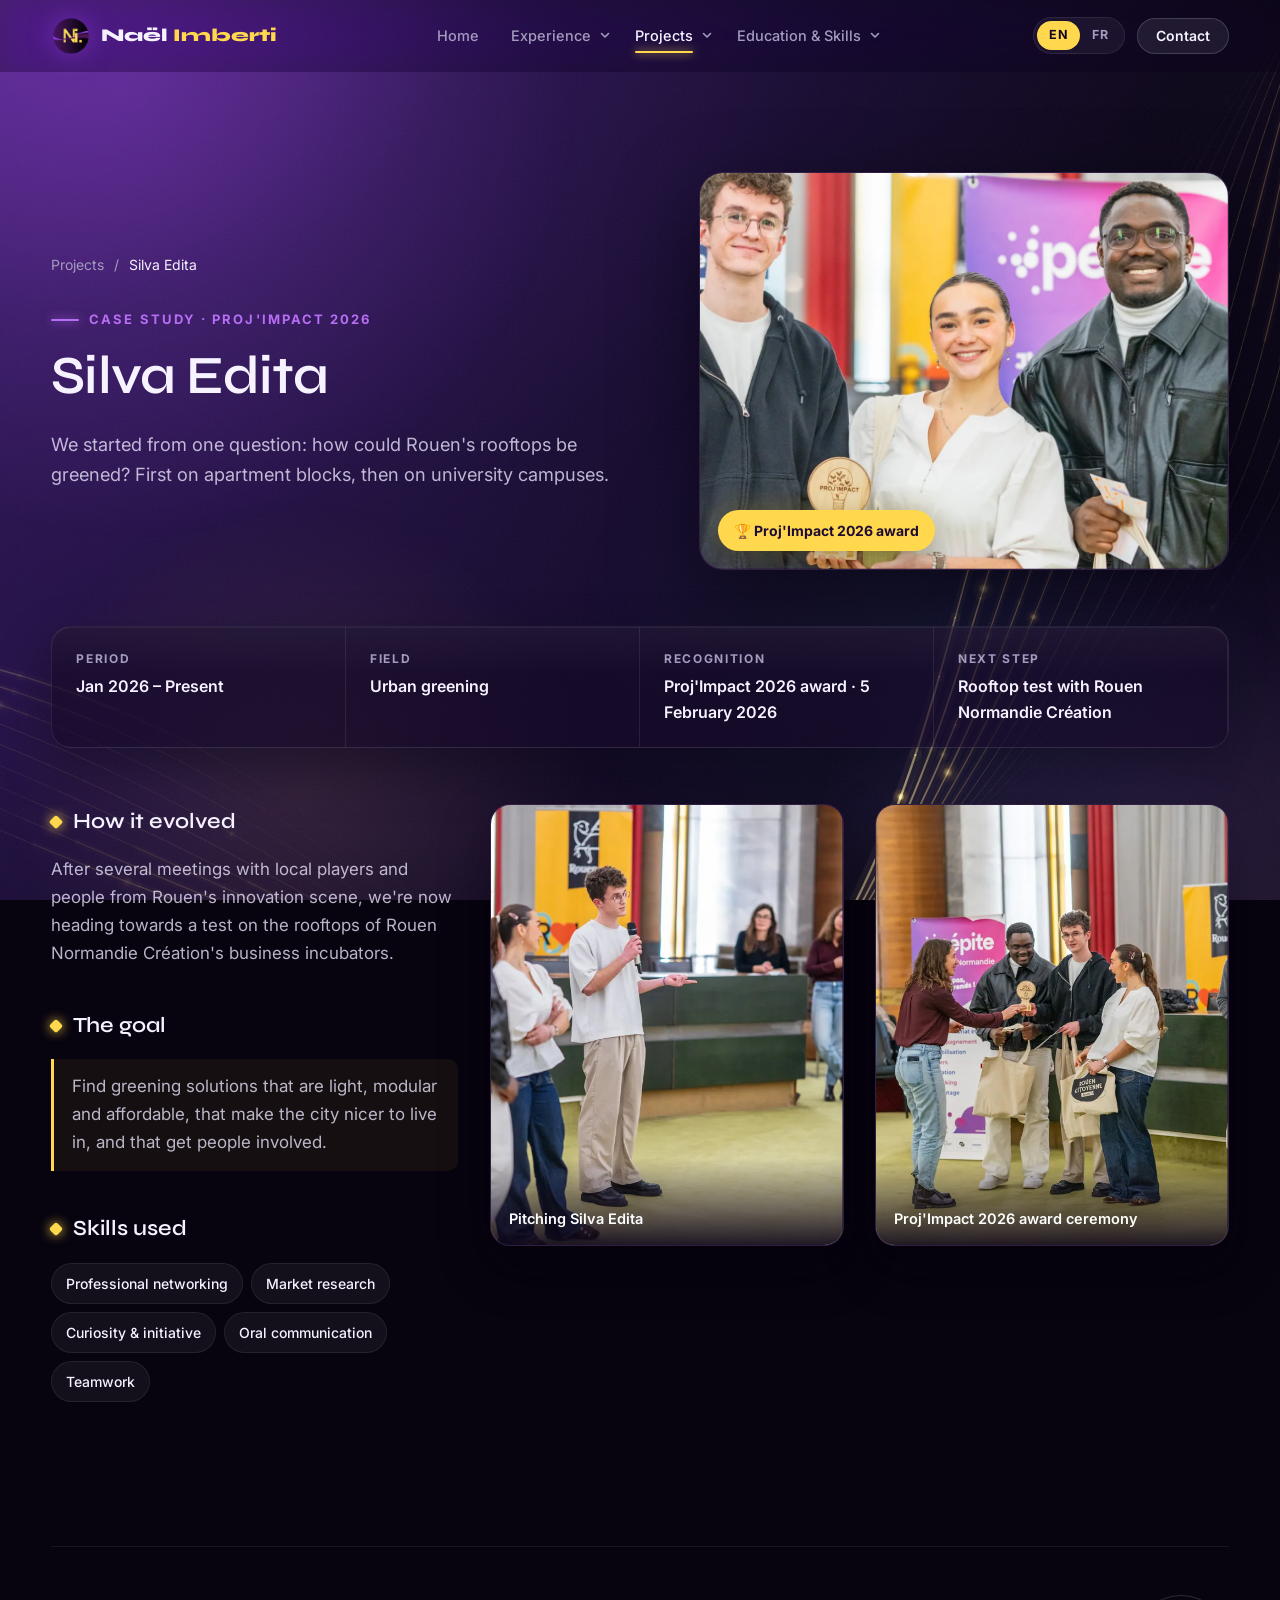
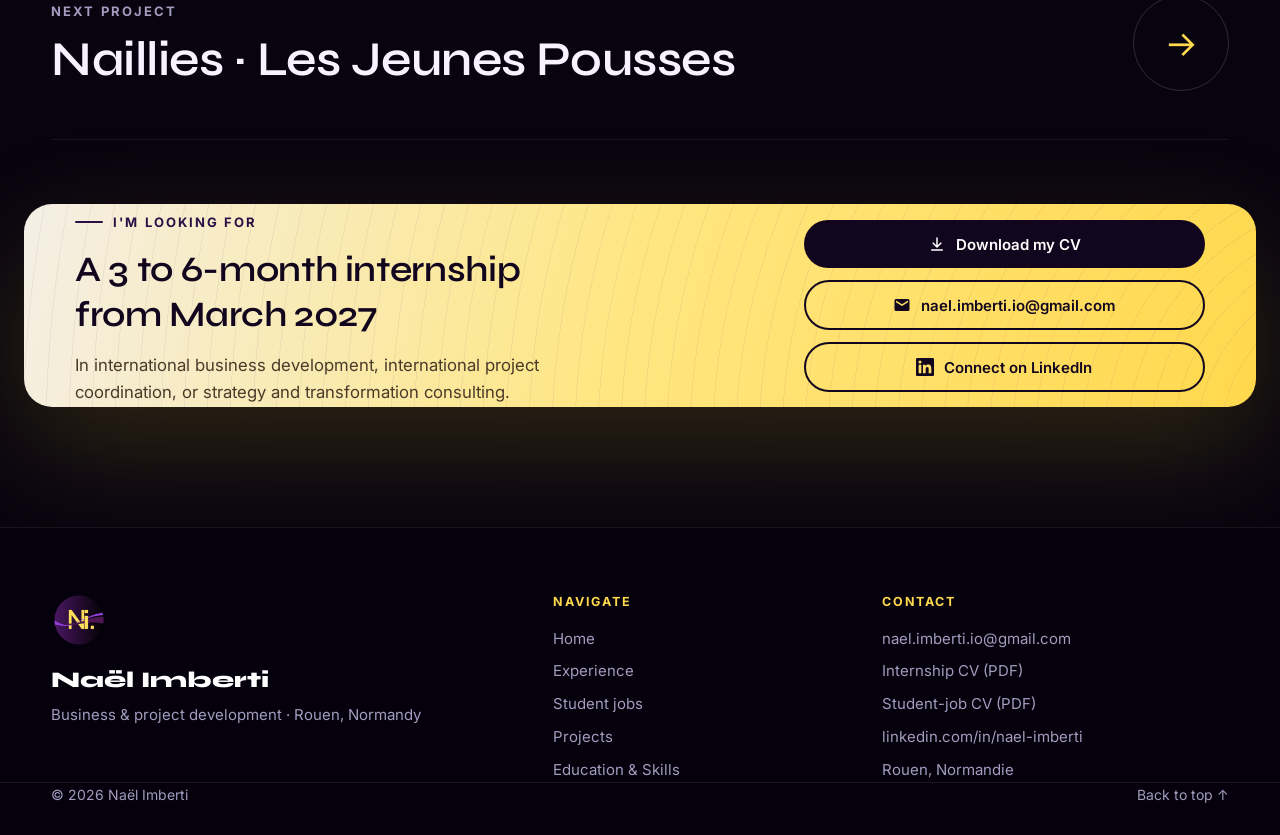
<file: projects/silva-edita.html>
<!doctype html>
<html lang="en">
<head>
  <meta charset="utf-8">
  <meta name="viewport" content="width=device-width, initial-scale=1">
  <title>Silva Edita · Naël Imberti</title>
  <meta name="description" content="Silva Edita, urban rooftop greening project, Proj'Impact 2026 laureate.">
  <meta name="author" content="Naël Imberti">
  <meta name="theme-color" content="#12061f">
  <meta name="color-scheme" content="dark">
  <link rel="icon" type="image/png" href="../favicon.png">
  <link rel="apple-touch-icon" href="../assets/img/apple-touch-icon.png">
  <meta property="og:type" content="website">
  <meta property="og:title" content="Silva Edita · Naël Imberti">
  <meta property="og:description" content="Silva Edita, urban rooftop greening project, Proj'Impact 2026 laureate.">
  <meta property="og:image" content="https://naelimberti.github.io/porte-folio/assets/img/og-image.jpg">
  <meta property="og:url" content="https://naelimberti.github.io/porte-folio/projects/silva-edita.html">
  <link rel="canonical" href="../https://naelimberti.github.io/porte-folio/projects/silva-edita.html">
  <meta name="twitter:card" content="summary_large_image">
  <link rel="preconnect" href="https://fonts.googleapis.com">
  <link rel="preconnect" href="https://fonts.gstatic.com" crossorigin>
  <link href="https://fonts.googleapis.com/css2?family=Syne:wght@600;700;800&family=Inter:wght@400;500;600;700&display=swap" rel="stylesheet">
  <link rel="stylesheet" href="../assets/css/style.css">
  <noscript><style>.curtain{display:none!important}</style></noscript>
</head>
<body data-page="projects">

<!-- Ambient background: gradient, aurora, golden ribbon (canvas), vignette, grain -->
<div class="ambient" aria-hidden="true">
  <div class="ambient__base"></div>
  <div class="ambient__aurora"><span class="a1"></span><span class="a2"></span><span class="a3"></span><span class="a4"></span></div>
  <canvas class="ambient__ribbon" id="ribbon"></canvas>
  <div class="ambient__vignette"></div>
  <div class="ambient__grain"></div>
</div>

<!-- Page transition curtain (lifts on load, drops before leaving) -->
<div class="curtain" aria-hidden="true">
  <div class="curtain__gold"></div>
  <div class="curtain__main">
    <div class="curtain__inner">
      <div class="curtain__mark">
        <svg class="curtain__ring" viewBox="0 0 120 120"><circle cx="60" cy="60" r="56"/></svg>
        <img src="../assets/img/logo-round.png" alt="" width="84" height="84">
      </div>
      <span class="curtain__label"></span>
    </div>
  </div>
</div>

<a class="skip" href="#main" data-i18n="skip">Skip to content</a>

<!-- ───────── HEADER ───────── -->
<header class="header" id="top">
  <div class="container header__inner">
    <a href="../index.html" class="brand" aria-label="Naël Imberti, home">
      <img src="../assets/img/logo-round.png" alt="" width="40" height="40">
      <span>Naël <strong>Imberti</strong></span>
    </a>

    <nav class="nav" id="nav" aria-label="Main">
      <a href="../index.html" data-i18n="nav.home">Home</a>
      <div class="nav__item has-sub">
        <a href="../experience.html" data-i18n="nav.experience">Experience</a>
        <button type="button" class="nav__toggle" aria-expanded="false" aria-label="Experience: submenu"><svg viewBox="0 0 12 12" width="12" height="12" aria-hidden="true"><path d="M2.5 4.5 6 8l3.5-3.5" fill="none" stroke="currentColor" stroke-width="1.6" stroke-linecap="round" stroke-linejoin="round"/></svg></button>
        <div class="nav__sub">
          <a href="../experience.html" data-i18n="nav.internships">Internships &amp; experience</a>
          <a href="../jobs.html" data-i18n="nav.jobs">Student jobs</a>
        </div>
      </div>
      <div class="nav__item has-sub">
        <a href="../projects.html" class="is-active" aria-current="page" data-i18n="nav.projects">Projects</a>
        <button type="button" class="nav__toggle" aria-expanded="false" aria-label="Projects: submenu"><svg viewBox="0 0 12 12" width="12" height="12" aria-hidden="true"><path d="M2.5 4.5 6 8l3.5-3.5" fill="none" stroke="currentColor" stroke-width="1.6" stroke-linecap="round" stroke-linejoin="round"/></svg></button>
        <div class="nav__sub">
          <a href="../projects.html" data-i18n="nav.allprojects">All projects</a>
          <a href="../projects/silva-edita.html">Silva Edita</a>
          <a href="../projects/jeunes-pousses.html">Naillies · Les Jeunes Pousses</a>
        </div>
      </div>
      <div class="nav__item has-sub">
        <a href="../education.html" data-i18n="nav.eduskills">Education &amp; Skills</a>
        <button type="button" class="nav__toggle" aria-expanded="false" aria-label="Education &amp; Skills: submenu"><svg viewBox="0 0 12 12" width="12" height="12" aria-hidden="true"><path d="M2.5 4.5 6 8l3.5-3.5" fill="none" stroke="currentColor" stroke-width="1.6" stroke-linecap="round" stroke-linejoin="round"/></svg></button>
        <div class="nav__sub">
          <a href="../education.html" data-i18n="nav.course">My studies</a>
          <a href="../education.html#skills" data-i18n="nav.skills2">Skills &amp; languages</a>
        </div>
      </div>
      <a href="#contact" class="nav__cta-mobile" data-i18n="nav.contact">Contact</a>
    </nav>

    <div class="header__actions">
      <div class="lang" role="group" aria-label="Language">
        <button type="button" class="lang__btn" data-lang="en" aria-pressed="true">EN</button>
        <button type="button" class="lang__btn" data-lang="fr" aria-pressed="false">FR</button>
      </div>
      <a href="#contact" class="btn btn--primary btn--sm header__cta" data-i18n="nav.contact">Contact</a>
      <button type="button" class="burger" aria-label="Menu" aria-expanded="false" aria-controls="nav">
        <span></span><span></span><span></span>
      </button>
    </div>
  </div>
  <div class="progress" aria-hidden="true"></div>
</header>

<main id="main">

<!-- ───────── PAGE HERO ───────── -->
<section class="page-hero page-hero--media">
  <div class="container page-hero__grid">
    <div class="page-hero__text">
    <nav class="crumbs" aria-label="Breadcrumb"><a href="../projects.html" data-i18n="nav.projects">Projects</a><span aria-hidden="true">/</span><span>Silva Edita</span></nav>
      <p class="eyebrow" data-i18n="proj1.eyebrow">Case study · Proj'Impact 2026</p>
      <h1 class="page-hero__title" data-i18n="case1.title">Silva Edita</h1>
      <p class="page-hero__lead" data-i18n="proj1.p1">We started from one question: how could Rouen's rooftops be greened? First on apartment blocks, then on university campuses.</p>
    </div>
    <figure class="page-hero__media reveal-media">
      <img src="../assets/img/silva-team.webp" alt="Silva Edita team with the Proj'Impact 2026 award" width="1200" height="800">
      <span class="feature__award" data-i18n="proj1.award">🏆 Proj'Impact 2026 award</span>
    </figure>
  </div>
</section>

<section class="section section--flush">
  <div class="container">
    <dl class="facts facts--row" data-stagger>
        <div><dt data-i18n="fact.period">Period</dt><dd data-i18n="fact.silvaPeriod">Jan 2026 – Present</dd></div>
        <div><dt data-i18n="fact.field">Field</dt><dd data-i18n="fact.silvaField">Urban greening</dd></div>
        <div><dt data-i18n="fact.recognition">Recognition</dt><dd data-i18n="fact.silvaRec">Proj'Impact 2026 award · 5 February 2026</dd></div>
        <div><dt data-i18n="fact.next">Next step</dt><dd data-i18n="fact.silvaNext">Rooftop test with Rouen Normandie Création</dd></div>
    </dl>
    <div class="case case--silva">
      <div class="case__text">
        <div class="case__block reveal">
          <h2 class="case__h" data-i18n="case.evolution">How it evolved</h2>
          <p data-i18n="proj1.p2">After several meetings with local players and people from Rouen's innovation scene, we're now heading towards a test on the rooftops of Rouen Normandie Création's business incubators.</p>
        </div>
        <div class="case__block reveal">
          <h2 class="case__h" data-i18n="case.goal">The goal</h2>
          <p class="feature__goal" data-i18n="proj1.goal">Find greening solutions that are light, modular and affordable, that make the city nicer to live in, and that get people involved.</p>
        </div>
        <div class="case__block reveal">
          <h2 class="case__h" data-i18n="case.skills">Skills used</h2>
          <ul class="chips">
            <li data-i18n="sk.network">Professional networking</li>
            <li data-i18n="sk.market">Market research</li>
            <li data-i18n="sk.curiosity">Curiosity &amp; initiative</li>
            <li data-i18n="sk.oral">Oral communication</li>
            <li data-i18n="sk.team">Teamwork</li>
          </ul>
        </div>
      </div>
      <figure class="case__fig reveal-media"><img src="../assets/img/silva-pitch.webp" alt="Naël Imberti pitching Silva Edita" loading="lazy" width="1200" height="800"><figcaption data-i18n="gal.1">Pitching Silva Edita</figcaption></figure>
      <figure class="case__fig reveal-media"><img src="../assets/img/silva-award.webp" alt="Proj'Impact 2026 award ceremony" loading="lazy" width="1200" height="800"><figcaption data-i18n="gal.2">Proj'Impact 2026 award ceremony</figcaption></figure>
    </div>
  </div>
</section>

<!-- ───────── NEXT PAGE ───────── -->
<section class="next">
  <div class="container">
    <a class="next__link reveal" href="../projects/jeunes-pousses.html">
      <span class="next__eyebrow" data-i18n="common.nextProject">Next project</span>
      <span class="next__title" data-i18n="case2.next">Naillies · Les Jeunes Pousses</span>
      <span class="next__arrow" aria-hidden="true">→</span>
    </a>
  </div>
</section>

<!-- ───────── CTA / CONTACT ───────── -->
<section class="cta" id="contact">
  <div class="container cta__inner reveal">
    <div>
      <p class="eyebrow eyebrow--dark" data-i18n="cta.eyebrow">I'm looking for</p>
      <h2 class="cta__title" data-i18n="cta.title">A 3 to 6-month internship from March 2027</h2>
      <p class="cta__text" data-i18n="cta.text">In international business development, international project coordination, or strategy and transformation consulting.</p>
    </div>
    <div class="cta__actions">
      <a class="btn btn--dark" href="../assets/cv/CV_Nael_Imberti_EN.pdf" download="CV_Nael_Imberti_EN.pdf" data-lang-only="en"><svg viewBox="0 0 24 24" width="18" height="18" aria-hidden="true"><path fill="currentColor" d="M12 3a1 1 0 0 1 1 1v9.6l3.3-3.3a1 1 0 1 1 1.4 1.4l-5 5a1 1 0 0 1-1.4 0l-5-5a1 1 0 1 1 1.4-1.4l3.3 3.3V4a1 1 0 0 1 1-1ZM5 19h14a1 1 0 1 1 0 2H5a1 1 0 1 1 0-2Z"/></svg> <span>Download my CV</span></a>
      <a class="btn btn--dark" href="../assets/cv/CV_Nael_Imberti_FR.pdf" download="CV_Nael_Imberti_FR.pdf" data-lang-only="fr" lang="fr"><svg viewBox="0 0 24 24" width="18" height="18" aria-hidden="true"><path fill="currentColor" d="M12 3a1 1 0 0 1 1 1v9.6l3.3-3.3a1 1 0 1 1 1.4 1.4l-5 5a1 1 0 0 1-1.4 0l-5-5a1 1 0 1 1 1.4-1.4l3.3 3.3V4a1 1 0 0 1 1-1ZM5 19h14a1 1 0 1 1 0 2H5a1 1 0 1 1 0-2Z"/></svg> <span>Télécharger mon CV</span></a>
      <a class="btn btn--outline-dark" href="mailto:nael.imberti.io@gmail.com">
        <svg viewBox="0 0 24 24" width="18" height="18" aria-hidden="true"><path fill="currentColor" d="M20 4H4a2 2 0 0 0-2 2v12a2 2 0 0 0 2 2h16a2 2 0 0 0 2-2V6a2 2 0 0 0-2-2Zm0 4.2-8 5-8-5V6l8 5 8-5v2.2Z"/></svg>
        nael.imberti.io@gmail.com
      </a>
      <a class="btn btn--outline-dark" href="https://www.linkedin.com/in/nael-imberti/" target="_blank" rel="noopener">
        <svg viewBox="0 0 24 24" width="18" height="18" aria-hidden="true"><path fill="currentColor" d="M20.45 20.45h-3.56v-5.57c0-1.33-.02-3.04-1.85-3.04-1.85 0-2.14 1.45-2.14 2.94v5.67H9.34V9h3.42v1.56h.05c.48-.9 1.64-1.85 3.37-1.85 3.6 0 4.27 2.37 4.27 5.46v6.28ZM5.34 7.43a2.06 2.06 0 1 1 0-4.13 2.06 2.06 0 0 1 0 4.13ZM7.12 20.45H3.56V9h3.56v11.45ZM22.22 0H1.77C.79 0 0 .77 0 1.73v20.54C0 23.23.79 24 1.77 24h20.45c.98 0 1.78-.77 1.78-1.73V1.73C24 .77 23.2 0 22.22 0Z"/></svg>
        <span data-i18n="cta.linkedin">Connect on LinkedIn</span>
      </a>
    </div>
  </div>
</section>

</main>

<!-- ───────── FOOTER ───────── -->
<footer class="footer">
  <div class="container footer__grid">
    <div class="footer__brand">
      <img src="../assets/img/logo-round.png" alt="" width="56" height="56" loading="lazy">
      <p class="footer__name">Naël Imberti</p>
      <p class="footer__tag" data-i18n="footer.tag">Business &amp; project development · Rouen, Normandy</p>
    </div>
    <div>
      <p class="footer__h" data-i18n="footer.nav">Navigate</p>
      <ul class="footer__links">
        <li><a href="../index.html" data-i18n="nav.home">Home</a></li>
        <li><a href="../experience.html" data-i18n="nav.experience">Experience</a></li>
        <li><a href="../jobs.html" data-i18n="nav.jobs">Student jobs</a></li>
        <li><a href="../projects.html" data-i18n="nav.projects">Projects</a></li>
        <li><a href="../education.html" data-i18n="nav.eduskills">Education &amp; Skills</a></li>
      </ul>
    </div>
    <div>
      <p class="footer__h" data-i18n="footer.contact">Contact</p>
      <ul class="footer__links">
        <li><a href="mailto:nael.imberti.io@gmail.com">nael.imberti.io@gmail.com</a></li>
        <li><a href="../assets/cv/CV_Nael_Imberti_EN.pdf" download data-lang-only="en">Internship CV (PDF)</a><a href="../assets/cv/CV_Nael_Imberti_FR.pdf" download data-lang-only="fr" lang="fr">CV stage (PDF)</a></li>
        <li><a href="../assets/cv/CV_Job_Etudiant_Nael_Imberti_EN.pdf" download data-lang-only="en">Student-job CV (PDF)</a><a href="../assets/cv/CV_Job_Etudiant_Nael_Imberti_FR.pdf" download data-lang-only="fr" lang="fr">CV job étudiant (PDF)</a></li>
        <li><a href="https://www.linkedin.com/in/nael-imberti/" target="_blank" rel="noopener">linkedin.com/in/nael-imberti</a></li>
        <li>Rouen, Normandie</li>
      </ul>
    </div>
  </div>
  <div class="container footer__bottom">
    <p>© <span id="year">2026</span> Naël Imberti</p>
    <a href="#top" data-i18n="footer.top">Back to top ↑</a>
  </div>
</footer>

<script src="../assets/js/main.js" defer></script>
</body>
</html>
</file>
<file: assets/css/style.css>
/* ==========================================================================
   Naël Imberti · Portfolio
   Brand: deep purple gradient, gold #FFD84D, violet #9440DD (from logo & banner)
   Ambient background: evolution of the previous portfolio (purple gradient,
   aurora, golden twisting ribbon) with depth, light and grain.
   ========================================================================== */

:root {
  --night: #07030f;
  --purple-900: #12061f;
  --purple-800: #1e0b33;
  --purple-700: #2a0f45;
  --purple-600: #4a1a6b;
  --violet: #9440dd;
  --violet-soft: #b76ef5;
  --gold: #ffd84d;
  --gold-deep: #f2c230;
  --gold-soft: #ffe9a3;

  --ink: #f6f2ff;
  --text: rgba(236, 230, 252, .78);
  --muted: #a39cbf;
  --line: rgba(255, 255, 255, .08);
  --line-strong: rgba(255, 255, 255, .16);

  --glass: rgba(22, 10, 40, .66);
  --glass-hi: rgba(255, 255, 255, .045);
  --blur: blur(18px) saturate(140%);

  --radius: 20px;
  --radius-sm: 12px;
  --shadow: 0 1px 0 rgba(255, 255, 255, .05) inset, 0 20px 50px rgba(3, 0, 10, .35);
  --shadow-lg: 0 1px 0 rgba(255, 255, 255, .07) inset, 0 30px 80px rgba(3, 0, 10, .55);

  --display: 'Syne', system-ui, sans-serif;
  --sans: 'Inter', system-ui, -apple-system, 'Segoe UI', sans-serif;

  --header-h: 72px;
}

*, *::before, *::after { box-sizing: border-box; }
* { margin: 0; padding: 0; }
html { scroll-behavior: smooth; scroll-padding-top: calc(var(--header-h) + 12px); -webkit-text-size-adjust: 100%; background: var(--night); }
body {
  font-family: var(--sans);
  font-size: 16px;
  line-height: 1.65;
  color: var(--text);
  overflow-x: hidden;
  -webkit-font-smoothing: antialiased;
}
img { display: block; max-width: 100%; height: auto; }
a { color: inherit; }
ul { list-style: none; }
strong { color: var(--ink); font-weight: 600; }
::selection { background: var(--gold); color: var(--purple-900); }

.container { width: 100%; max-width: 1180px; margin: 0 auto; padding: 0 24px; }
@media (max-width: 600px) { .container { padding: 0 16px; } }

.skip {
  position: absolute; left: 16px; top: -60px; z-index: 1000;
  background: var(--gold); color: var(--purple-800); padding: 10px 16px; border-radius: 8px; font-weight: 600;
}
.skip:focus { top: 12px; }

:focus-visible { outline: 2px solid var(--gold); outline-offset: 3px; border-radius: 6px; }

/* ───────── Ambient background ───────── */
.ambient { position: fixed; inset: 0; z-index: -1; overflow: hidden; pointer-events: none; }
.ambient__base {
  position: absolute; inset: 0;
  background:
    radial-gradient(120% 130% at 0% -6%, rgba(132, 58, 200, .55) 0%, rgba(95, 45, 150, .16) 32%, transparent 55%),
    radial-gradient(70% 60% at 100% 105%, rgba(255, 200, 70, .07) 0%, transparent 60%),
    linear-gradient(118deg, #2b1455 0%, #1d0e3c 38%, #0c0619 70%, #060210 100%);
}
.ambient__aurora span {
  position: absolute; border-radius: 50%; will-change: transform;
  transform: translate3d(0, calc(var(--sy, 0) * var(--k, 0) * 1px), 0);
  background: radial-gradient(closest-side, var(--c), transparent);
}
.ambient__aurora .a1 { width: 900px; height: 900px; top: -360px; left: -320px; --c: rgba(148, 64, 221, .30); --k: -.04; animation: auroraA 22s ease-in-out infinite; }
.ambient__aurora .a2 { width: 800px; height: 800px; bottom: -380px; right: -320px; --c: rgba(120, 80, 225, .22); --k: .03; animation: auroraB 26s ease-in-out infinite; }
.ambient__aurora .a3 { width: 700px; height: 700px; top: 32%; left: 45%; --c: rgba(80, 120, 220, .12); --k: -.02; animation: auroraC 30s ease-in-out infinite; }
.ambient__aurora .a4 { width: 600px; height: 600px; top: 55%; left: 0%; --c: rgba(255, 204, 51, .09); --k: .05; animation: auroraB 24s ease-in-out infinite reverse; }
@keyframes auroraA { 50% { translate: 90px 70px; scale: 1.12; } }
@keyframes auroraB { 50% { translate: -80px -60px; scale: 1.1; } }
@keyframes auroraC { 50% { translate: -70px 50px; } }

.ambient__ribbon { position: absolute; inset: 0; width: 100%; height: 100%; display: block; }
.ambient__vignette { position: absolute; inset: 0; background: radial-gradient(130% 100% at 50% 40%, transparent 55%, rgba(3, 0, 8, .55) 100%); }
.ambient__grain {
  position: absolute; inset: 0; opacity: .045;
  background-image: url("data:image/svg+xml,%3Csvg xmlns='http://www.w3.org/2000/svg' width='180' height='180'%3E%3Cfilter id='n'%3E%3CfeTurbulence type='fractalNoise' baseFrequency='.85' numOctaves='3' stitchTiles='stitch'/%3E%3CfeColorMatrix values='0 0 0 0 1 0 0 0 0 1 0 0 0 0 1 0 0 0 .9 0'/%3E%3C/filter%3E%3Crect width='100%25' height='100%25' filter='url(%23n)'/%3E%3C/svg%3E");
}

/* ───────── Buttons ───────── */
.btn {
  position: relative; overflow: hidden; isolation: isolate;
  display: inline-flex; align-items: center; justify-content: center; gap: 10px;
  padding: 14px 24px; border-radius: 999px;
  font: 600 15px/1 var(--sans); text-decoration: none; white-space: nowrap;
  border: 1px solid transparent; cursor: pointer;
  transition: transform .25s ease, background-color .25s ease, color .25s ease, border-color .25s ease, box-shadow .25s ease;
}
.btn:hover { transform: translateY(-2px); }
.btn--sm { padding: 10px 18px; font-size: 14px; }
.btn--primary { background: rgba(255, 255, 255, .08); color: var(--ink); border-color: var(--line-strong); }
.btn--primary:hover { background: var(--gold); color: var(--purple-900); border-color: var(--gold); }
.btn--gold { background: linear-gradient(100deg, var(--gold-soft), var(--gold) 45%, var(--gold-deep)); color: var(--purple-900); box-shadow: 0 10px 40px rgba(255, 216, 77, .28); }
.btn--gold::after {
  content: ''; position: absolute; inset: 0; z-index: -1;
  background: linear-gradient(110deg, transparent 30%, rgba(255, 255, 255, .7) 50%, transparent 70%);
  transform: translateX(-120%); transition: transform .7s ease;
}
.btn--gold:hover::after { transform: translateX(120%); }
.btn--gold:hover { box-shadow: 0 14px 50px rgba(255, 216, 77, .4); }
.btn--ghost { color: var(--ink); border-color: var(--line-strong); background: rgba(255, 255, 255, .03); backdrop-filter: blur(8px); -webkit-backdrop-filter: blur(8px); }
.btn--ghost:hover { border-color: var(--gold); color: var(--gold); }
.btn--dark { background: var(--purple-900); color: #fff; }
.btn--dark:hover { background: var(--purple-700); box-shadow: 0 12px 30px rgba(18, 6, 31, .35); }
.btn--outline-dark { border: 2px solid var(--purple-900); color: var(--purple-900); }
.btn--outline-dark:hover { background: var(--purple-900); color: var(--gold); }

/* ───────── Header ───────── */
.header {
  position: fixed; inset: 0 0 auto 0; z-index: 100; height: var(--header-h);
  background: rgba(10, 4, 20, .35);
  backdrop-filter: var(--blur); -webkit-backdrop-filter: var(--blur);
  border-bottom: 1px solid transparent;
  transition: background-color .3s, border-color .3s;
}
.header.is-scrolled { background: rgba(10, 4, 20, .72); border-color: var(--line); }
.header__inner { height: 100%; display: flex; align-items: center; gap: 24px; }
.progress {
  position: absolute; left: 0; right: 0; bottom: -1px; height: 2px;
  background: linear-gradient(90deg, var(--violet), var(--gold));
  transform-origin: 0 50%; transform: scaleX(var(--p, 0));
}

.brand { display: flex; align-items: center; gap: 10px; text-decoration: none; color: var(--ink); font-family: var(--display); font-size: 18px; font-weight: 800; flex-shrink: 0; }
.brand strong { font-weight: 800; color: var(--gold); }
.brand img { width: 40px; height: 40px; filter: drop-shadow(0 0 12px rgba(148, 64, 221, .5)); }

.nav { display: flex; gap: 4px; margin: 0 auto; }
.nav a {
  position: relative; padding: 8px 14px; border-radius: 999px;
  text-decoration: none; font-size: 14.5px; font-weight: 500; color: var(--muted);
  transition: color .2s, background-color .2s;
}
.nav a:hover { color: var(--ink); background: rgba(255, 255, 255, .05); }
.nav a.is-active { color: var(--ink); }
.nav a.is-active::after { content: ''; position: absolute; left: 14px; right: 14px; bottom: 2px; height: 2px; border-radius: 2px; background: var(--gold); box-shadow: 0 0 10px var(--gold); }
.nav__cta-mobile { display: none; }

.header__actions { display: flex; align-items: center; gap: 12px; flex-shrink: 0; }

.lang { display: inline-flex; padding: 3px; border-radius: 999px; background: rgba(255, 255, 255, .05); border: 1px solid var(--line); }
.lang__btn {
  border: 0; background: transparent; cursor: pointer;
  font: 700 12.5px/1 var(--sans); letter-spacing: .06em; color: var(--muted);
  padding: 8px 12px; border-radius: 999px; transition: background-color .2s, color .2s;
}
.lang__btn[aria-pressed="true"] { background: var(--gold); color: var(--purple-900); }
.lang__btn:not([aria-pressed="true"]):hover { color: var(--ink); }

.burger { display: none; width: 42px; height: 42px; border: 0; background: transparent; cursor: pointer; border-radius: 10px; }
.burger span { display: block; width: 22px; height: 2px; margin: 5px auto; background: var(--ink); border-radius: 2px; transition: transform .25s, opacity .25s; }
.burger[aria-expanded="true"] span:nth-child(1) { transform: translateY(7px) rotate(45deg); }
.burger[aria-expanded="true"] span:nth-child(2) { opacity: 0; }
.burger[aria-expanded="true"] span:nth-child(3) { transform: translateY(-7px) rotate(-45deg); }

@media (max-width: 980px) {
  .burger { display: block; }
  .header__cta { display: none; }
  .nav {
    position: fixed; top: var(--header-h); left: 0; right: 0;
    flex-direction: column; gap: 0; margin: 0; padding: 8px 16px 20px;
    background: rgba(12, 5, 24, .96); border-bottom: 1px solid var(--line); box-shadow: 0 30px 60px rgba(0, 0, 0, .5);
    transform: translateY(-8px); opacity: 0; visibility: hidden; transition: opacity .2s, transform .2s, visibility .2s;
  }
  .nav.is-open { transform: none; opacity: 1; visibility: visible; }
  .nav a { padding: 14px 8px; border-radius: 0; border-bottom: 1px solid var(--line); font-size: 16px; color: var(--text); }
  .nav a.is-active::after { display: none; }
  .nav__cta-mobile { display: block; color: var(--gold) !important; font-weight: 600 !important; border-bottom: 0 !important; }
  .header__inner { justify-content: space-between; }
}
@media (max-width: 380px) { .brand span { display: none; } }

/* ───────── Hero ───────── */
.hero { position: relative; padding: calc(var(--header-h) + 80px) 0 88px; color: #fff; }
.hero__inner { display: grid; grid-template-columns: 1.25fr .75fr; gap: 56px; align-items: center; min-height: min(640px, calc(100vh - var(--header-h) - 170px)); }

.pill {
  display: inline-flex; align-items: center; gap: 10px;
  padding: 8px 16px; border-radius: 999px;
  font-size: 13.5px; font-weight: 500; color: var(--ink);
  background: rgba(255, 255, 255, .06); border: 1px solid var(--line-strong);
  backdrop-filter: blur(8px); -webkit-backdrop-filter: blur(8px);
}
.dot { width: 8px; height: 8px; border-radius: 50%; background: #4ade80; box-shadow: 0 0 0 4px rgba(74, 222, 128, .2); animation: pulse 2s infinite; }
@keyframes pulse { 50% { box-shadow: 0 0 0 7px rgba(74, 222, 128, 0); } }

.hero__name {
  margin: 22px 0 12px;
  font-family: var(--display); font-weight: 800;
  font-size: clamp(2.6rem, 6.4vw, 5.4rem); line-height: 1; letter-spacing: -.02em;
  background: linear-gradient(100deg, #fff 0%, #f4ecff 25%, var(--gold) 48%, #fff4c9 55%, var(--gold) 62%, #f4ecff 85%, #fff 100%);
  background-size: 250% 100%;
  -webkit-background-clip: text; background-clip: text; color: transparent;
  animation: sheen 9s ease-in-out infinite;
  filter: drop-shadow(0 6px 30px rgba(148, 64, 221, .35));
}
@keyframes sheen { 0%, 100% { background-position: 100% 0; } 50% { background-position: 0% 0; } }
.hero__role {
  display: inline-block; margin-bottom: 24px;
  padding: 8px 18px; border-radius: 8px;
  background: linear-gradient(90deg, #f3eee6, var(--gold));
  color: var(--purple-900); font-weight: 600; text-transform: uppercase; letter-spacing: .04em;
  font-size: clamp(.85rem, 1.5vw, 1.05rem);
  box-shadow: 0 10px 40px rgba(255, 216, 77, .18);
}
.hero__lead { max-width: 600px; font-size: 1.08rem; color: rgba(255, 255, 255, .78); }
.hero__tags { display: flex; flex-direction: column; gap: 6px; margin: 22px 0 34px; }
.hero__tags li { position: relative; padding-left: 20px; color: var(--gold); font-size: 15px; font-weight: 500; }
.hero__tags li::before { content: ''; position: absolute; left: 0; top: .62em; width: 8px; height: 8px; border-radius: 2px; background: var(--violet-soft); transform: rotate(45deg); box-shadow: 0 0 10px var(--violet); }
.hero__ctas { display: flex; flex-wrap: wrap; gap: 12px; }

.hero__visual { display: flex; justify-content: center; }
.portrait { position: relative; width: min(380px, 100%); aspect-ratio: 1; isolation: isolate; }
.portrait::before {
  content: ''; position: absolute; inset: -18px; border-radius: 50%; z-index: -1;
  background: conic-gradient(from 0deg, transparent 0deg, var(--violet) 70deg, transparent 150deg, var(--gold) 230deg, transparent 300deg, var(--violet-soft) 345deg, transparent 360deg);
  filter: blur(10px); opacity: .75; animation: spin 10s linear infinite;
}
.portrait::after {
  content: ''; position: absolute; inset: -8px; border-radius: 50%; z-index: -1;
  border: 1px solid rgba(255, 216, 77, .35);
}
@keyframes spin { to { transform: rotate(360deg); } }
.portrait > img:first-child {
  width: 100%; height: 100%; object-fit: cover; border-radius: 50%;
  border: 3px solid rgba(255, 216, 77, .8);
  box-shadow: 0 30px 80px rgba(0, 0, 0, .55);
}
.portrait__logo { position: absolute; right: 2%; bottom: 4%; width: 26%; height: auto; filter: drop-shadow(0 10px 20px rgba(0, 0, 0, .5)); }

@media (max-width: 860px) {
  .hero { padding: calc(var(--header-h) + 40px) 0 56px; }
  .hero__inner { grid-template-columns: 1fr; gap: 36px; min-height: 0; }
  .hero__visual { order: -1; justify-content: flex-start; }
  .portrait { width: 170px; }
  .portrait::before { inset: -10px; }
}
@media (max-width: 480px) {
  .hero__ctas .btn { flex: 1 1 100%; }
}

/* ───────── Glass surfaces (shared) ───────── */
.figures__card, .roles, .card, .feature, .skills__group {
  position: relative;
  background: linear-gradient(180deg, var(--glass-hi), transparent 40%), var(--glass);
  border: 1px solid var(--line);
  box-shadow: var(--shadow);
}
/* cursor-following light */
.figures__card::after, .roles::after, .card::after, .feature::after, .skills__group::after {
  content: ''; position: absolute; inset: 0; border-radius: inherit; pointer-events: none;
  background: radial-gradient(320px circle at var(--mx, 50%) var(--my, 0%), rgba(183, 110, 245, .16), transparent 65%);
  opacity: 0; transition: opacity .35s;
}
.figures__card:hover::after, .roles:hover::after, .card:hover::after, .feature:hover::after, .skills__group:hover::after { opacity: 1; }

/* ───────── Key figures ───────── */
.figures { position: relative; z-index: 2; }
.figures__card { display: grid; grid-template-columns: repeat(4, 1fr); border-radius: 24px; overflow: hidden; box-shadow: var(--shadow-lg); }
.figures__card::before {
  content: ''; position: absolute; top: 0; left: 10%; right: 10%; height: 1px;
  background: linear-gradient(90deg, transparent, var(--gold), transparent); opacity: .8;
}
.figure { padding: 34px 28px; border-right: 1px solid var(--line); }
.figure:last-child { border-right: 0; }
.figure__num {
  display: block; font-family: var(--display); font-weight: 800; font-size: clamp(2rem, 3.4vw, 2.9rem); line-height: 1.05;
  background: linear-gradient(90deg, var(--gold), var(--gold-soft) 50%, var(--violet-soft));
  -webkit-background-clip: text; background-clip: text; color: transparent;
}
.figure__num::after { content: ''; display: block; width: 36px; height: 3px; margin: 14px 0 12px; border-radius: 4px; background: linear-gradient(90deg, var(--gold), transparent); }
.figure__label { display: block; font-size: 14.5px; color: var(--muted); line-height: 1.5; }
@media (max-width: 860px) {
  .figures__card { grid-template-columns: repeat(2, minmax(0, 1fr)); }
  .figure:nth-child(2) { border-right: 0; }
  .figure:nth-child(-n+2) { border-bottom: 1px solid var(--line); }
}
@media (max-width: 420px) {
  .figure { padding: 22px 16px; }
}

/* ───────── Sections ───────── */
.section { position: relative; padding: 120px 0; }
.figures + .section { padding-top: 110px; }
.section--tint::before, .section--dark::before {
  content: ''; position: absolute; left: 0; right: 0; top: 0; height: 1px;
  background: linear-gradient(90deg, transparent, var(--line-strong), transparent);
}
.section--dark { background: linear-gradient(180deg, transparent, rgba(6, 2, 14, .35) 30%, rgba(6, 2, 14, .35) 70%, transparent); }
@media (max-width: 700px) { .section { padding: 76px 0; } .figures + .section { padding-top: 72px; } }

.section__head { margin-bottom: 52px; max-width: 760px; }
.eyebrow {
  display: inline-flex; align-items: center; gap: 10px; margin-bottom: 16px;
  font-size: 13px; font-weight: 700; letter-spacing: .16em; text-transform: uppercase; color: var(--violet-soft);
}
.eyebrow::before { content: ''; width: 28px; height: 2px; background: currentColor; border-radius: 2px; box-shadow: 0 0 10px currentColor; }
.eyebrow--gold { color: var(--gold); }
.eyebrow--dark { color: var(--purple-700); }
.eyebrow--dark::before { box-shadow: none; }
.title { font-family: var(--display); font-weight: 800; color: var(--ink); font-size: clamp(1.9rem, 3.8vw, 3.1rem); line-height: 1.08; letter-spacing: -.02em; }
.title--light { color: #fff; }
.hl {
  position: relative; z-index: 0; display: inline-block; white-space: nowrap;
  background: linear-gradient(95deg, var(--gold), var(--gold-soft) 55%, var(--gold));
  -webkit-background-clip: text; background-clip: text; color: transparent;
}
.hl::after { content: ''; position: absolute; left: -2px; right: -2px; bottom: .04em; height: .14em; background: linear-gradient(90deg, var(--violet), var(--violet-soft)); z-index: -1; border-radius: 3px; opacity: .9; }
.hl--gold::after { background: linear-gradient(90deg, var(--violet), transparent); }
.muted { color: var(--muted); }

/* ───────── About ───────── */
.about { display: grid; grid-template-columns: 1.3fr .9fr; gap: 64px; align-items: start; }
.about__text .title { margin-bottom: 28px; }
.about__text p:not(.eyebrow) { margin-bottom: 16px; font-size: 1.05rem; }
.roles { border-radius: var(--radius); padding: 28px; position: sticky; top: calc(var(--header-h) + 24px); }
.roles__title { font-family: var(--display); font-size: 1.15rem; color: var(--ink); margin-bottom: 18px; }
.roles li { display: flex; gap: 14px; align-items: center; padding: 14px 0; border-top: 1px solid var(--line); }
.roles li:first-child { border-top: 0; padding-top: 0; }
.roles li div { display: flex; flex-direction: column; line-height: 1.35; }
.roles li strong { font-size: 15px; }
.roles li span:not(.roles__ico) { font-size: 14px; color: var(--muted); }
.roles__ico {
  flex-shrink: 0; width: 44px; height: 44px; border-radius: 12px; display: grid; place-items: center;
  background: linear-gradient(135deg, var(--purple-600), var(--purple-900)); color: var(--gold);
  border: 1px solid rgba(255, 216, 77, .25);
  font: 800 13px/1 var(--display); letter-spacing: .02em;
}
@media (max-width: 900px) { .about { grid-template-columns: minmax(0, 1fr); gap: 40px; } .roles { position: static; } }

/* ───────── Cards ───────── */
.cards { display: grid; gap: 24px; }
.cards--2 { grid-template-columns: repeat(2, 1fr); }
@media (max-width: 860px) { .cards--2 { grid-template-columns: 1fr; } }

.card {
  border-radius: var(--radius); padding: 30px;
  transition: transform .35s ease, box-shadow .35s ease, border-color .35s;
  display: flex; flex-direction: column; gap: 14px;
}
.card:hover { transform: translateY(-4px); box-shadow: var(--shadow-lg); border-color: rgba(183, 110, 245, .35); }
.card__head h3 { font-family: var(--display); font-size: 1.28rem; line-height: 1.25; color: var(--ink); margin: 12px 0 6px; }
.card__org { font-weight: 600; color: var(--gold); }
.card__meta { font-size: 14px; color: var(--muted); }
@media (max-width: 480px) { .card { padding: 22px 18px; } }

.badge {
  display: inline-block; padding: 5px 12px; border-radius: 999px;
  font-size: 12px; font-weight: 700; letter-spacing: .06em; text-transform: uppercase;
  background: rgba(183, 110, 245, .12); color: var(--violet-soft); border: 1px solid rgba(183, 110, 245, .25);
}
.badge--live { background: rgba(255, 216, 77, .12); border-color: rgba(255, 216, 77, .35); color: var(--gold); }

.ticks { display: flex; flex-direction: column; gap: 8px; }
.ticks li { position: relative; padding-left: 26px; }
.ticks li::before {
  content: ''; position: absolute; left: 0; top: .45em; width: 14px; height: 14px; border-radius: 50%;
  background: var(--gold) url("data:image/svg+xml,%3Csvg xmlns='http://www.w3.org/2000/svg' viewBox='0 0 12 12'%3E%3Cpath d='M3 6.2 5 8l4-4.2' fill='none' stroke='%232a0f45' stroke-width='1.8' stroke-linecap='round' stroke-linejoin='round'/%3E%3C/svg%3E") center/10px no-repeat;
  box-shadow: 0 0 10px rgba(255, 216, 77, .35);
}

.chips { display: flex; flex-wrap: wrap; gap: 8px; }
.chips li { padding: 8px 14px; border-radius: 999px; background: rgba(255, 255, 255, .05); color: var(--ink); font-size: 14px; font-weight: 500; border: 1px solid var(--line); transition: background-color .2s, border-color .2s, color .2s; }
.chips--sm { margin-top: auto; padding-top: 6px; }
.chips--sm li { padding: 5px 11px; font-size: 12.5px; color: var(--text); }
.chips--dark li:hover { background: var(--gold); border-color: var(--gold); color: var(--purple-800); }

/* ───────── Projects ───────── */
.feature { display: grid; grid-template-columns: 1.05fr 1fr; border-radius: 24px; overflow: hidden; }
.feature + .gallery, .gallery + .feature { margin-top: 24px; }
.feature__media { position: relative; min-height: 340px; background: var(--purple-800); overflow: hidden; }
.feature__media img { position: absolute; inset: 0; width: 100%; height: 100%; object-fit: cover; transition: transform .8s ease; }
.feature:hover .feature__media img { transform: scale(1.03); }
.feature__media::after { content: ''; position: absolute; inset: 0; background: linear-gradient(90deg, transparent 70%, rgba(12, 5, 24, .35)); pointer-events: none; }
.feature--reverse .feature__media::after { background: linear-gradient(270deg, transparent 70%, rgba(12, 5, 24, .35)); }
.feature__media--doc { background: radial-gradient(80% 80% at 50% 40%, var(--purple-600), var(--purple-900)); display: grid; place-items: center; padding: 36px; }
.feature__media--doc img { position: static; width: auto; max-height: 380px; border-radius: 8px; box-shadow: 0 30px 60px rgba(0, 0, 0, .55); transform: rotate(-3deg); }
.feature:hover .feature__media--doc img { transform: rotate(-1deg) scale(1.02); }
.feature__award {
  position: absolute; left: 18px; bottom: 18px; z-index: 1;
  padding: 9px 16px; border-radius: 999px; background: var(--gold); color: var(--purple-800);
  font-weight: 700; font-size: 14px; box-shadow: 0 10px 30px rgba(0, 0, 0, .35), 0 0 30px rgba(255, 216, 77, .3);
}
.feature__body { padding: 40px; display: flex; flex-direction: column; gap: 14px; }
.feature__body h3 { font-family: var(--display); font-size: 2rem; font-weight: 800; color: var(--ink); line-height: 1.1; }
.feature__goal { padding: 14px 18px; border-left: 3px solid var(--gold); background: rgba(255, 216, 77, .06); border-radius: 0 10px 10px 0; }
.feature--reverse .feature__media { order: 2; }
@media (max-width: 860px) {
  .feature { grid-template-columns: 1fr; }
  .feature--reverse .feature__media { order: 0; }
  .feature__media { min-height: 240px; }
  .feature__media::after { display: none; }
  .feature__body { padding: 26px 20px; }
}

.gallery { display: grid; grid-template-columns: 1fr 1fr; gap: 24px; }
.gallery figure { position: relative; border-radius: var(--radius); overflow: hidden; aspect-ratio: 3 / 2; background: var(--purple-800); border: 1px solid var(--line); box-shadow: var(--shadow); }
.gallery img { width: 100%; height: 100%; object-fit: cover; transition: transform .8s ease; }
.gallery figure:hover img { transform: scale(1.05); }
.gallery figcaption {
  position: absolute; left: 0; right: 0; bottom: 0; padding: 48px 18px 14px;
  background: linear-gradient(to top, rgba(12, 5, 24, .9), transparent); color: #fff; font-weight: 600; font-size: 14.5px;
}
@media (max-width: 600px) { .gallery { grid-template-columns: 1fr; } }

/* ───────── Timeline ───────── */
.timeline { position: relative; display: flex; flex-direction: column; gap: 28px; }
.timeline::before { content: ''; position: absolute; left: 110px; top: 10px; bottom: 10px; width: 2px; background: linear-gradient(var(--violet), var(--gold)); opacity: .7; box-shadow: 0 0 12px rgba(148, 64, 221, .6); }
.timeline__item { display: grid; grid-template-columns: 110px 1fr; gap: 36px; position: relative; }
.timeline__item::before { content: ''; position: absolute; left: 104px; top: 34px; width: 14px; height: 14px; border-radius: 50%; background: var(--gold); border: 3px solid var(--purple-800); box-shadow: 0 0 14px var(--gold); z-index: 1; }
.timeline__date { padding-top: 28px; font-family: var(--display); font-weight: 700; color: var(--gold); font-size: 15px; }
@media (max-width: 700px) {
  .timeline::before { left: 6px; }
  .timeline__item { grid-template-columns: 1fr; gap: 8px; padding-left: 30px; }
  .timeline__item::before { left: 0; top: 4px; }
  .timeline__date { padding-top: 0; }
}

/* ───────── Skills ───────── */
.skills { display: grid; grid-template-columns: repeat(2, 1fr); gap: 24px; }
.skills__group { padding: 28px; border-radius: var(--radius); }
.skills__group h3 { font-family: var(--display); color: var(--gold); font-size: 1.15rem; margin-bottom: 16px; }
@media (max-width: 760px) { .skills { grid-template-columns: 1fr; } .skills__group { padding: 22px 18px; } }

/* ───────── Ecosystem marquee ───────── */
.eco { padding: 64px 0; overflow: hidden; }
.eco__title { text-align: center; font-size: 13px; font-weight: 700; letter-spacing: .16em; text-transform: uppercase; color: var(--muted); margin-bottom: 28px; }
.marquee { position: relative; -webkit-mask-image: linear-gradient(90deg, transparent, #000 12%, #000 88%, transparent); mask-image: linear-gradient(90deg, transparent, #000 12%, #000 88%, transparent); }
.marquee__track { display: flex; width: max-content; gap: 56px; animation: marquee 40s linear infinite; }
.marquee:hover .marquee__track { animation-play-state: paused; }
.marquee__track span { font-family: var(--display); font-weight: 700; font-size: clamp(1.1rem, 2vw, 1.5rem); color: rgba(255, 255, 255, .28); white-space: nowrap; transition: color .25s, text-shadow .25s; }
.marquee__track span:hover { color: var(--gold); text-shadow: 0 0 24px rgba(255, 216, 77, .5); }
@keyframes marquee { to { transform: translateX(calc(-50% - 28px)); } }

/* ───────── CTA ───────── */
.cta { padding: 40px 0 120px; }
.cta__inner {
  position: relative; overflow: hidden; isolation: isolate;
  width: calc(100% - 48px); max-width: 1132px; padding: 64px 56px; border-radius: 28px;
  display: grid; grid-template-columns: 1.4fr 1fr; gap: 48px; align-items: center;
  background: linear-gradient(105deg, #f4efe6 0%, #ffe680 50%, var(--gold) 100%);
  box-shadow: 0 40px 120px rgba(255, 216, 77, .18), 0 30px 80px rgba(0, 0, 0, .45);
}
.cta__inner::before {
  content: ''; position: absolute; inset: 0; z-index: -1; opacity: .35;
  background:
    repeating-radial-gradient(circle at 110% 120%, transparent 0 22px, rgba(74, 26, 107, .18) 22px 23px);
}
.cta__title { font-family: var(--display); font-weight: 800; font-size: clamp(1.8rem, 3.6vw, 2.8rem); line-height: 1.1; color: var(--purple-900); margin-bottom: 16px; letter-spacing: -.015em; }
.cta__text { color: #4a3a2a; font-size: 1.05rem; max-width: 560px; }
.cta__actions { display: flex; flex-direction: column; gap: 12px; align-items: stretch; }
@media (max-width: 860px) { .cta__inner { grid-template-columns: 1fr; gap: 28px; padding: 44px 28px; } .cta { padding: 24px 0 80px; } }
@media (max-width: 600px) { .cta__inner { width: calc(100% - 32px); padding: 36px 20px; border-radius: 22px; } }
@media (max-width: 420px) { .cta__actions .btn { white-space: normal; font-size: 14px; } }

/* ───────── Footer ───────── */
.footer { position: relative; background: rgba(5, 2, 12, .78); color: var(--muted); padding: 64px 0 28px; font-size: 15px; border-top: 1px solid var(--line); }
.footer__grid { display: grid; grid-template-columns: 1.6fr 1fr 1.2fr; gap: 40px; padding-bottom: 40px; border-bottom: 1px solid var(--line); }
.footer__name { margin-top: 14px; font-family: var(--display); font-size: 1.4rem; font-weight: 800; color: #fff; }
.footer__tag { margin-top: 4px; }
.footer__h { font-weight: 700; color: var(--gold); text-transform: uppercase; font-size: 12.5px; letter-spacing: .14em; margin-bottom: 14px; }
.footer__links { display: flex; flex-direction: column; gap: 8px; }
.footer__links a { text-decoration: none; transition: color .2s; overflow-wrap: anywhere; }
.footer__links a:hover { color: #fff; }
.footer__bottom { display: flex; justify-content: space-between; gap: 16px; padding-top: 24px; font-size: 14px; }
.footer__bottom a { text-decoration: none; }
.footer__bottom a:hover { color: var(--gold); }
@media (max-width: 760px) { .footer__grid { grid-template-columns: 1fr; gap: 28px; } }

/* ───────── Reveal on scroll ───────── */
.js .reveal { opacity: 0; transform: translateY(28px); filter: blur(6px); transition: opacity .8s ease, transform .8s cubic-bezier(.2, .7, .2, 1), filter .8s ease; }
.js .reveal.is-visible { opacity: 1; transform: none; filter: none; }

/* ───────── Small screens ───────── */
@media (max-width: 760px) {
  .figures__card, .roles, .card, .feature, .skills__group { background: linear-gradient(180deg, var(--glass-hi), transparent 40%), rgba(22, 10, 38, .8); }
  .ambient__aurora .a3 { display: none; }
}
@media (max-width: 400px) {
  .title { font-size: 1.7rem; }
  .hero__name { font-size: 2.4rem; }
  .figure__num { font-size: 1.7rem; }
}
@media (max-width: 350px) {
  .title { font-size: 1.45rem; }
}

@media (prefers-reduced-motion: reduce) {
  html { scroll-behavior: auto; }
  *, *::before, *::after { animation: none !important; transition: none !important; }
  .js .reveal { opacity: 1; transform: none; filter: none; }
}

/* ==========================================================================
   Multi-page layer: transitions (inspired by the IAE Rouen Junior Conseil
   site: curtain, masked line reveals, cascades, clip reveals), page heroes,
   chapters, project case studies.
   ========================================================================== */
:root { --ease-out: cubic-bezier(.16, 1, .3, 1); --ease-io: cubic-bezier(.76, 0, .24, 1); }

/* ───────── Curtain ───────── */
.curtain { position: fixed; inset: 0; z-index: 9999; pointer-events: none; }
.curtain__gold, .curtain__main { position: absolute; inset: 0; will-change: transform; }
.curtain__gold { background: linear-gradient(100deg, var(--gold-soft), var(--gold) 50%, var(--gold-deep)); animation: curtainLift 1s var(--ease-io) .34s both; }
.curtain__main {
  display: grid; place-items: center;
  background:
    radial-gradient(90% 90% at 0% 0%, rgba(132, 58, 200, .55), transparent 60%),
    linear-gradient(118deg, #2b1455 0%, #160930 55%, #060210 100%);
  animation: curtainLift 1s var(--ease-io) .2s both;
}
@keyframes curtainLift { from { transform: translateY(0); } to { transform: translateY(-100%); } }
.curtain__inner { display: flex; flex-direction: column; align-items: center; gap: 22px; }
.curtain__mark { position: relative; width: 120px; height: 120px; display: grid; place-items: center; }
.curtain__mark img { width: 84px; height: 84px; filter: drop-shadow(0 0 24px rgba(148, 64, 221, .6)); }
.curtain__ring { position: absolute; inset: 0; width: 100%; height: 100%; animation: spin 2.4s linear infinite; }
.curtain__ring circle { fill: none; stroke: var(--gold); stroke-width: 1.5; stroke-linecap: round; stroke-dasharray: 110 242; filter: drop-shadow(0 0 6px rgba(255, 216, 77, .7)); }
.curtain__label {
  min-height: 1.2em; font-family: var(--display); font-weight: 700; font-size: 14px;
  letter-spacing: .32em; text-transform: uppercase; color: var(--gold);
}
/* state after the entry animation: base position is "lifted" so exits can transition */
.curtain-done .curtain__gold, .curtain-done .curtain__main { animation: none; transform: translateY(-100%); }
.curtain-done .curtain__main { transition: transform .75s var(--ease-io); }
.curtain-done .curtain__gold { transition: transform .75s var(--ease-io) .12s; }
/* exit: gold sweeps down first, the purple panel follows and covers */
.is-leaving .curtain { pointer-events: auto; }
.is-leaving .curtain__gold, .is-leaving .curtain__main { transform: translateY(0); }
.is-leaving .curtain__gold { transition: transform .6s var(--ease-io); }
.is-leaving .curtain__main { transition: transform .6s var(--ease-io) .1s; }
.is-leaving .curtain__label { animation: labelIn .5s var(--ease-out) .45s both; }
@keyframes labelIn { from { opacity: 0; transform: translateY(12px); letter-spacing: .5em; } }

/* ───────── Entrances ───────── */
@keyframes rise { from { opacity: 0; transform: translateY(34px); } }
@keyframes zoomIn { from { opacity: 0; transform: scale(.9) rotate(-4deg); } }
.js .hero__text > *, .js .page-hero .container > * { animation: rise 1s var(--ease-out) both; }
.js .hero__text > :nth-child(1), .js .page-hero .container > :nth-child(1) { animation-delay: .55s; }
.js .hero__text > :nth-child(2), .js .page-hero .container > :nth-child(2) { animation-delay: .63s; }
.js .hero__text > :nth-child(3), .js .page-hero .container > :nth-child(3) { animation-delay: .71s; }
.js .hero__text > :nth-child(4), .js .page-hero .container > :nth-child(4) { animation-delay: .79s; }
.js .hero__text > :nth-child(5) { animation-delay: .87s; }
.js .hero__text > :nth-child(6) { animation-delay: .95s; }
.js .hero__name { animation: rise 1s var(--ease-out) .63s both, sheen 9s ease-in-out 1.6s infinite; }
.js .portrait { animation: zoomIn 1.2s var(--ease-out) .6s both; }

/* Titles revealed line by line through a mask */
.is-split .rl { display: block; overflow: hidden; padding: .12em .04em; margin: -.12em -.04em; }
.is-split .ri { display: inline-block; transform: translateY(115%); transition: transform 1.1s var(--ease-out); transition-delay: var(--d, 0s); }
.is-split.split-in .ri { transform: none; }

/* Cascades */
.js [data-stagger] > * { opacity: 0; transform: translateY(30px); transition: opacity .8s var(--ease-out), transform .8s var(--ease-out), border-color .35s, box-shadow .35s; }
.js [data-stagger].is-visible > * { opacity: 1; transform: none; }
.js [data-stagger].is-visible > :nth-child(2) { transition-delay: .09s, .09s, 0s, 0s; }
.js [data-stagger].is-visible > :nth-child(3) { transition-delay: .18s, .18s, 0s, 0s; }
.js [data-stagger].is-visible > :nth-child(4) { transition-delay: .27s, .27s, 0s, 0s; }
.js [data-stagger].is-visible > :nth-child(5) { transition-delay: .36s, .36s, 0s, 0s; }
.js [data-stagger].is-visible > :nth-child(6) { transition-delay: .45s, .45s, 0s, 0s; }
.js [data-stagger].is-visible > :nth-child(n+7) { transition-delay: .54s, .54s, 0s, 0s; }

/* Visuals uncovered from the bottom (mask on the image, the frame is what gets observed) */
.js .reveal-media > img { clip-path: inset(100% 0 0 0); transform: scale(1.12); transition: clip-path 1.3s var(--ease-out), transform 1.6s var(--ease-out); }
.js .reveal-media.is-visible > img { clip-path: inset(0 0 0 0); transform: none; }
.js .project:hover .reveal-media.is-visible > img { transform: scale(1.05); }

/* ───────── Navigation (multi-page) ───────── */
.nav a[aria-current="page"] { color: var(--ink); }
.nav a[aria-current="page"]::after { content: ''; position: absolute; left: 14px; right: 14px; bottom: 2px; height: 2px; border-radius: 2px; background: var(--gold); box-shadow: 0 0 10px var(--gold); }
@media (max-width: 980px) { .nav a[aria-current="page"] { color: var(--gold); } .nav a[aria-current="page"]::after { display: none; } }

/* ───────── Page hero (inner pages) ───────── */
.page-hero { position: relative; padding: calc(var(--header-h) + 100px) 0 64px; }
.page-hero__title { font-family: var(--display); font-weight: 800; color: var(--ink); font-size: clamp(2.4rem, 6.2vw, 4.8rem); line-height: 1.02; letter-spacing: -.02em; max-width: 15ch; margin-bottom: 24px; }
.page-hero__lead { max-width: 660px; font-size: 1.14rem; color: var(--text); }
.crumbs { display: flex; flex-wrap: wrap; gap: 10px; align-items: center; font-size: 14px; color: var(--muted); margin-bottom: 26px; }
.crumbs a { color: var(--muted); text-decoration: none; transition: color .2s; }
.crumbs a:hover { color: var(--gold); }
.crumbs span:last-child { color: var(--ink); }
.section--flush { padding-top: 0; }
@media (max-width: 700px) { .page-hero { padding: calc(var(--header-h) + 48px) 0 40px; } }

/* ───────── Shared glass for new surfaces ───────── */
.explore__card, .project, .facts, .workshops li {
  position: relative;
  background: linear-gradient(180deg, var(--glass-hi), transparent 40%), var(--glass);
  border: 1px solid var(--line); box-shadow: var(--shadow);
}
.explore__card::after, .project::after, .facts::after {
  content: ''; position: absolute; inset: 0; border-radius: inherit; pointer-events: none;
  background: radial-gradient(320px circle at var(--mx, 50%) var(--my, 0%), rgba(183, 110, 245, .16), transparent 65%);
  opacity: 0; transition: opacity .35s;
}
.explore__card:hover::after, .project:hover::after, .facts:hover::after { opacity: 1; }

/* ───────── Chapters (home) ───────── */
.explore { display: grid; grid-template-columns: repeat(3, 1fr); gap: 24px; }
.explore__card {
  display: flex; flex-direction: column; gap: 12px; min-height: 300px; padding: 32px;
  border-radius: var(--radius); text-decoration: none; color: var(--text); overflow: hidden;
}
.explore__card::before {
  content: ''; position: absolute; left: 0; top: 0; height: 2px; width: 100%;
  background: linear-gradient(90deg, var(--violet), var(--gold));
  transform: scaleX(0); transform-origin: left; transition: transform .6s var(--ease-out);
}
.js [data-stagger].is-visible > .explore__card { transition: opacity .8s var(--ease-out), transform .45s var(--ease-out), border-color .35s; }
.explore__card:hover { border-color: rgba(183, 110, 245, .35); }
.explore__card:hover::before { transform: scaleX(1); }
.explore__num { font-family: var(--display); font-weight: 800; font-size: 3.4rem; line-height: 1; color: transparent; -webkit-text-stroke: 1px rgba(255, 216, 77, .55); transition: color .4s; }
.explore__card:hover .explore__num { color: rgba(255, 216, 77, .15); }
.explore__card h3 { font-family: var(--display); font-size: 1.5rem; color: var(--ink); margin-top: 8px; }
.explore__cta { margin-top: auto; display: inline-flex; gap: 8px; align-items: center; color: var(--gold); font-weight: 600; font-size: 15px; }
.explore__cta span:last-child { transition: transform .35s var(--ease-out); }
.explore__card:hover .explore__cta span:last-child, .project:hover .explore__cta span:last-child { transform: translateX(6px); }
@media (max-width: 900px) { .explore { grid-template-columns: 1fr; } .explore__card { min-height: 0; } }

/* ───────── Projects list ───────── */
.projects { display: grid; gap: 28px; }
.project { display: grid; grid-template-columns: 1.1fr 1fr; border-radius: 24px; overflow: hidden; text-decoration: none; color: var(--text); }
.js [data-stagger].is-visible > .project { transition: opacity .8s var(--ease-out), transform .45s var(--ease-out), border-color .35s; }
.project:hover { border-color: rgba(183, 110, 245, .35); }
.project:nth-child(even) .project__media { order: 2; }
.project__media { position: relative; min-height: 380px; overflow: hidden; background: var(--purple-800); }
.project__media img { position: absolute; inset: 0; width: 100%; height: 100%; object-fit: cover; transition: transform 1s var(--ease-out); }
.project:hover .project__media img { transform: scale(1.05); }
.project__body { padding: 44px; display: flex; flex-direction: column; gap: 14px; justify-content: center; }
.project__title { font-family: var(--display); font-weight: 800; font-size: clamp(2rem, 4vw, 3rem); color: var(--ink); line-height: 1.05; }
.project .explore__cta { margin-top: 10px; }
.feature__award--violet { background: linear-gradient(90deg, var(--violet), var(--violet-soft)); color: #fff; box-shadow: 0 10px 30px rgba(0, 0, 0, .35), 0 0 30px rgba(148, 64, 221, .4); }
@media (max-width: 860px) {
  .project { grid-template-columns: 1fr; }
  .project:nth-child(even) .project__media { order: 0; }
  .project__media { min-height: 230px; }
  .project__body { padding: 26px 20px; }
}

/* ───────── Case study ───────── */
.case__hero { position: relative; margin-bottom: 64px; border-radius: 24px; overflow: hidden; aspect-ratio: 16 / 8; background: var(--purple-800); box-shadow: var(--shadow-lg); }
.case__hero img { width: 100%; height: 100%; object-fit: cover; }
.case__hero figcaption {
  position: absolute; left: 18px; bottom: 18px; padding: 9px 16px; border-radius: 999px;
  background: rgba(12, 5, 24, .72); color: #fff; font-size: 14px; font-weight: 600; border: 1px solid var(--line-strong);
}
.case { display: grid; grid-template-columns: minmax(0, 1fr) 320px; gap: 56px; align-items: start; }
.case__main { display: flex; flex-direction: column; gap: 56px; }
.case__h { font-family: var(--display); font-size: 1.55rem; color: var(--ink); margin-bottom: 16px; display: flex; align-items: center; gap: 12px; }
.case__h::before { content: ''; width: 10px; height: 10px; border-radius: 2px; background: var(--gold); transform: rotate(45deg); box-shadow: 0 0 12px var(--gold); flex-shrink: 0; }
.case__block p { font-size: 1.06rem; }
.case__aside { position: sticky; top: calc(var(--header-h) + 24px); }
.facts { display: grid; gap: 18px; padding: 28px; border-radius: var(--radius); }
.facts div + div { padding-top: 18px; border-top: 1px solid var(--line); }
.facts dt { font-size: 12px; font-weight: 700; letter-spacing: .14em; text-transform: uppercase; color: var(--muted); margin-bottom: 4px; }
.facts dd { color: var(--ink); font-weight: 600; }
.case .gallery { margin: 0; }
@media (max-width: 960px) {
  .case { grid-template-columns: minmax(0, 1fr); gap: 40px; }
  .case__aside { position: static; order: -1; }
  .case__hero { aspect-ratio: 4 / 3; margin-bottom: 40px; }
}

/* Programme steps */
.steps { list-style: none; position: relative; display: flex; flex-direction: column; gap: 30px; padding-left: 34px; }
.steps::before { content: ''; position: absolute; left: 6px; top: 8px; bottom: 8px; width: 2px; background: linear-gradient(var(--violet), var(--gold)); box-shadow: 0 0 12px rgba(148, 64, 221, .6); }
.steps__item { position: relative; }
.steps__item::before { content: ''; position: absolute; left: -34px; top: 5px; width: 14px; height: 14px; border-radius: 50%; background: var(--gold); border: 3px solid var(--purple-800); box-shadow: 0 0 14px var(--gold); }
.steps__date { display: block; font-family: var(--display); font-weight: 700; font-size: 13px; letter-spacing: .1em; text-transform: uppercase; color: var(--gold); margin-bottom: 4px; }
.steps__item h3 { font-family: var(--display); font-size: 1.2rem; color: var(--ink); }
.workshops { list-style: none; display: grid; grid-template-columns: repeat(3, minmax(0, 1fr)); gap: 10px; margin-top: 16px; }
.workshops li { display: flex; gap: 10px; align-items: baseline; padding: 12px 14px; border-radius: 12px; font-size: 14.5px; color: var(--ink); box-shadow: none; }
.workshops__n { font-family: var(--display); font-weight: 800; font-size: 12px; color: var(--gold); }
@media (max-width: 760px) { .workshops { grid-template-columns: 1fr 1fr; } }
@media (max-width: 420px) { .workshops { grid-template-columns: 1fr; } }

/* Documents */
.docs { display: grid; grid-template-columns: 1fr 1fr; gap: 24px; }
.docs__frame {
  display: grid; place-items: center; padding: 32px; border-radius: var(--radius); aspect-ratio: 4 / 4.2; overflow: hidden;
  background: radial-gradient(80% 80% at 50% 30%, var(--purple-600), var(--purple-900)); border: 1px solid var(--line);
}
.docs__frame img { max-height: 100%; width: auto; border-radius: 6px; box-shadow: 0 24px 50px rgba(0, 0, 0, .55); transform: rotate(-2.5deg); transition: transform .6s var(--ease-out); }
.docs__item:nth-child(2) .docs__frame img { transform: rotate(2.5deg); }
.docs__item:hover .docs__frame img { transform: rotate(0) scale(1.03); }
.docs figcaption { margin-top: 12px; font-size: 14px; color: var(--muted); }
@media (max-width: 600px) { .docs { grid-template-columns: 1fr; } }

/* ───────── Next page band ───────── */
.next { padding: 24px 0 24px; }
.next__link {
  display: grid; grid-template-columns: 1fr auto; align-items: center; column-gap: 24px;
  padding: 48px 0; border-top: 1px solid var(--line); border-bottom: 1px solid var(--line); text-decoration: none;
}
.next__eyebrow { font-size: 13px; font-weight: 700; letter-spacing: .16em; text-transform: uppercase; color: var(--muted); }
.next__title { grid-column: 1; font-family: var(--display); font-weight: 800; font-size: clamp(2rem, 6vw, 4.6rem); line-height: 1.05; color: var(--ink); letter-spacing: -.02em; transition: color .4s; }
.next__arrow { grid-column: 2; grid-row: 1 / 3; display: grid; place-items: center; width: clamp(56px, 8vw, 96px); aspect-ratio: 1; border-radius: 50%; border: 1px solid var(--line-strong); color: var(--gold); font-size: clamp(1.4rem, 3vw, 2.2rem); transition: transform .5s var(--ease-out), background-color .4s, color .4s; }
.next__link:hover .next__title { color: var(--gold); }
.next__link:hover .next__arrow { transform: translateX(8px); background: var(--gold); color: var(--purple-900); }

/* Magnetic elements */
[data-magnetic] { will-change: transform; }

@media (prefers-reduced-motion: reduce) {
  .curtain { display: none !important; }
  .is-split .ri { transform: none !important; }
  .js [data-stagger] > * { opacity: 1 !important; transform: none !important; }
  .js .reveal-media > img { clip-path: none !important; transform: none !important; }
}
.js [data-stagger].is-visible > .card:hover { transform: translateY(-4px); }
.next__link { grid-template-columns: minmax(0, 1fr) auto; }
@media (max-width: 480px) {
  .next__title { font-size: 1.7rem; overflow-wrap: anywhere; }
  .page-hero__title { font-size: 2.1rem; }
}
@media (max-width: 350px) { .page-hero__title { font-size: 1.8rem; } }
@media (max-width: 600px) { .case__hero figcaption { left: 10px; bottom: 10px; right: 10px; width: fit-content; padding: 6px 12px; font-size: 12.5px; } }

/* ==========================================================================
   Fluid, horizontal layout: the wider the window, the more blocks sit side
   by side (instead of a fixed 1180px column that only grows vertically).
   ========================================================================== */
.container { max-width: 1680px; padding: 0 clamp(16px, 4vw, 64px); }
.hero__lead { max-width: 64ch; }
.about__text p:not(.eyebrow) { max-width: 75ch; }
@media (min-width: 1500px) { .portrait { width: min(460px, 100%); } }

/* Page heroes: title and lead (or visual) side by side */
.page-hero__grid { display: grid; gap: 40px; grid-template-columns: minmax(0, 1fr); }
.js .page-hero .container > * { animation: none; }
.js .page-hero__text > * { animation: rise 1s var(--ease-out) both; }
.js .page-hero__text > :nth-child(1) { animation-delay: .55s; }
.js .page-hero__text > :nth-child(2) { animation-delay: .63s; }
.js .page-hero__text > :nth-child(3) { animation-delay: .71s; }
.js .page-hero__text > :nth-child(4) { animation-delay: .79s; }
.js .page-hero__media { animation: rise 1.1s var(--ease-out) .7s both; }
.page-hero__lead { max-width: 60ch; }
.page-hero__media { position: relative; margin: 0; border-radius: 24px; overflow: hidden; aspect-ratio: 4 / 3; background: var(--purple-800); border: 1px solid var(--line); box-shadow: var(--shadow-lg); }
.page-hero__media img { width: 100%; height: 100%; object-fit: cover; }
.page-hero__media figcaption {
  position: absolute; left: 14px; bottom: 14px; right: 14px; width: fit-content; padding: 7px 14px; border-radius: 999px;
  background: rgba(12, 5, 24, .72); color: #fff; font-size: 13.5px; font-weight: 600; border: 1px solid var(--line-strong);
}
.page-hero--media { padding-bottom: 56px; }
.page-hero--media .page-hero__title { max-width: none; }
@media (min-width: 1100px) {
  .page-hero__grid { grid-template-columns: minmax(0, 1.1fr) minmax(0, 1fr); column-gap: clamp(40px, 5vw, 110px); align-items: end; }
  .page-hero:not(.page-hero--media) .page-hero__text { display: contents; }
  .page-hero:not(.page-hero--media) .eyebrow { grid-column: 1 / -1; }
  .page-hero:not(.page-hero--media) .page-hero__title { grid-column: 1; margin-bottom: 0; max-width: none; }
  .page-hero:not(.page-hero--media) .page-hero__lead { grid-column: 2; align-self: end; padding-bottom: .6em; }
  .page-hero--media .page-hero__grid { align-items: center; }
}

/* Key facts as a horizontal strip */
.facts--row { grid-template-columns: repeat(auto-fit, minmax(min(100%, 210px), 1fr)); gap: 0; padding: 0; margin-bottom: 56px; overflow: hidden; }
.facts--row > div { padding: 22px 24px; border-right: 1px solid var(--line); }
.facts--row div + div { border-top: 0; padding-top: 22px; }

/* Case studies: text and visuals side by side */
.case--silva, .case--jp { grid-template-columns: minmax(0, 1fr); gap: 32px; align-items: start; }
.case__text { display: flex; flex-direction: column; gap: 40px; }
.case__fig { position: relative; margin: 0; border-radius: var(--radius); overflow: hidden; aspect-ratio: 3 / 2; border: 1px solid var(--line); box-shadow: var(--shadow); background: var(--purple-800); }
.case__fig img { width: 100%; height: 100%; object-fit: cover; }
.case__fig figcaption { position: absolute; left: 0; right: 0; bottom: 0; padding: 48px 18px 14px; background: linear-gradient(to top, rgba(12, 5, 24, .9), transparent); color: #fff; font-weight: 600; font-size: 14.5px; }
.case--jp .docs__item { margin: 0; }
@media (min-width: 760px) {
  .case--silva, .case--jp { grid-template-columns: repeat(2, minmax(0, 1fr)); }
  .case__text { grid-column: 1 / -1; }
}
@media (min-width: 1100px) {
  .case--silva { grid-template-columns: minmax(0, 1.15fr) minmax(0, 1fr) minmax(0, 1fr); }
  .case--jp { grid-template-columns: minmax(0, 1.25fr) minmax(0, 1fr) minmax(0, 1fr); }
  .case--silva .case__text, .case--jp .case__text { grid-column: auto; }
  .case--silva .case__fig { aspect-ratio: 4 / 5; }
}

/* Programme: horizontal timeline on wide screens */
.programme { margin-top: 72px; }
@media (min-width: 1100px) {
  .steps { display: grid; grid-template-columns: minmax(0, 1fr) minmax(0, 2.6fr) minmax(0, 1fr); gap: 32px; padding-left: 0; padding-top: 44px; }
  .steps::before { left: 0; right: 0; top: 7px; bottom: auto; width: auto; height: 2px; background: linear-gradient(90deg, var(--violet), var(--gold)); }
  .steps__item::before { left: 0; top: -44px; }
}

/* Experience: four columns on large screens */
@media (min-width: 1500px) { .cards--2 { grid-template-columns: repeat(4, minmax(0, 1fr)); } }

/* Projects side by side */
@media (min-width: 1400px) {
  .projects { grid-template-columns: repeat(2, minmax(0, 1fr)); }
  .project { grid-template-columns: 1fr; grid-template-rows: auto 1fr; }
  .project:nth-child(even) .project__media { order: 0; }
  .project__media { min-height: 0; aspect-ratio: 16 / 10; }
  .project__body { justify-content: flex-start; padding: 36px 40px 40px; }
}

/* Education: horizontal, chronological timeline */
@media (min-width: 1100px) {
  .timeline { display: grid; grid-template-columns: repeat(2, minmax(0, 1fr)); gap: 28px; padding-top: 48px; }
  .timeline::before { left: 0; right: 0; top: 7px; bottom: auto; width: auto; height: 2px; background: linear-gradient(90deg, var(--violet), var(--gold)); }
  .timeline__item { display: block; }
  .timeline__item:first-child { order: 2; }
  .timeline__item::before { left: 0; top: -48px; }
  .timeline__date { position: absolute; top: -50px; left: 26px; padding-top: 0; }
}

/* Skills: four columns */
@media (min-width: 1280px) { .skills { grid-template-columns: repeat(4, minmax(0, 1fr)); } }

/* CTA keeps a readable width inside the wider grid */
.cta__inner { max-width: calc(1680px - 128px); }
.title, .page-hero__title, .cta__title, .next__title, .project__title { text-wrap: balance; }
@media (min-width: 1100px) {
  .page-hero:not(.page-hero--media) .page-hero__grid { grid-template-columns: minmax(0, 1.45fr) minmax(0, 1fr); }
  .timeline { padding-top: 64px; }
  .timeline__item::before { top: -64px; }
  .timeline__date { top: -38px; left: 0; }
  .cta__inner { grid-template-columns: minmax(0, 1.7fr) minmax(0, 1fr); }
}
@media (max-width: 350px) { .page-hero__title { font-size: 1.6rem; } }

/* ==========================================================================
   Interactive chronology + 3D card deck (Experience) and 3D tilt
   ========================================================================== */

/* ───────── Timeline ───────── */
.chrono { position: relative; margin-bottom: 72px; padding: 28px 28px 22px; border-radius: 24px; border: 1px solid var(--line); background: linear-gradient(180deg, var(--glass-hi), transparent 40%), var(--glass); box-shadow: var(--shadow); }
.chrono__top { display: flex; flex-wrap: wrap; justify-content: space-between; align-items: center; gap: 12px 24px; margin-bottom: 18px; }
.chrono__hint { color: var(--muted); font-size: 14.5px; }
.chrono__legend { display: flex; flex-wrap: wrap; gap: 16px; font-size: 13px; color: var(--muted); }
.chrono__legend li { display: inline-flex; align-items: center; gap: 8px; }
.chrono__legend li::before { content: ''; width: 18px; height: 8px; border-radius: 4px; background: var(--c); }
.is-exp { --c: linear-gradient(90deg, var(--gold-deep), var(--gold)); }
.is-proj { --c: linear-gradient(90deg, var(--violet), var(--violet-soft)); }
.is-edu { --c: linear-gradient(90deg, #5866d8, #8a9bff); }
.chrono__scroll { overflow-x: auto; overscroll-behavior-x: contain; scrollbar-width: thin; scrollbar-color: var(--purple-600) transparent; padding-bottom: 6px; }
.chrono__grid { --label: 128px; position: relative; min-width: 760px; padding-top: 30px; }
.chrono__years { position: absolute; left: var(--label); right: 0; top: 0; bottom: 0; pointer-events: none; }
.chrono__tick { position: absolute; top: 0; bottom: 0; left: var(--x); border-left: 1px dashed rgba(255, 255, 255, .1); }
.chrono__tick span { position: absolute; top: 0; left: 8px; font-family: var(--display); font-weight: 700; font-size: 13px; color: var(--muted); }
.chrono__lane { display: grid; grid-template-columns: var(--label) minmax(0, 1fr); align-items: center; padding: 10px 0; border-top: 1px solid var(--line); }
.chrono__label { font-size: 12px; font-weight: 700; letter-spacing: .12em; text-transform: uppercase; color: var(--muted); }
.chrono__track { position: relative; height: calc(var(--rows) * 38px); }
.chrono__bar {
  position: absolute; left: var(--s, 0%); width: var(--w, 10%); top: calc((var(--r, 1) - 1) * 38px + 4px); height: 30px; min-width: 14px;
  display: flex; align-items: center; padding: 0 10px; border: 0; border-radius: 8px; cursor: pointer;
  background: var(--c); color: var(--purple-900); font: 600 12.5px/1 var(--sans); text-decoration: none; text-align: left;
  opacity: .78; transition: opacity .3s, transform .35s var(--ease-out), box-shadow .35s;
}
.chrono__bar span { overflow: hidden; white-space: nowrap; text-overflow: ellipsis; }
.chrono__bar.is-proj, .chrono__bar.is-edu { color: #fff; opacity: .5; }
.chrono__bar.is-ongoing { border-radius: 8px 0 0 8px; }
.chrono__bar.is-ongoing::before { content: ''; position: absolute; right: -1px; top: 0; bottom: 0; width: 3px; background: #4ade80; box-shadow: 0 0 10px #4ade80; border-radius: 2px; }
.chrono__bar:hover, .chrono__bar:focus-visible { opacity: 1; transform: translateY(-2px); }
.chrono__bar.is-active { opacity: 1; box-shadow: 0 0 0 2px var(--purple-900), 0 0 0 4px var(--gold), 0 10px 30px rgba(255, 216, 77, .35); }
.chrono__today { position: absolute; top: 22px; bottom: 0; left: calc(var(--label) + (100% - var(--label)) * var(--t, .7)); width: 2px; background: #4ade80; box-shadow: 0 0 12px #4ade80; pointer-events: none; }
.chrono__today span { position: absolute; top: -22px; left: 50%; transform: translateX(-50%); padding: 2px 8px; border-radius: 999px; background: #4ade80; color: #062b14; font-size: 11px; font-weight: 700; white-space: nowrap; }
@media (max-width: 760px) { .chrono { padding: 20px 16px 16px; } .chrono__grid { --label: 92px; } }

/* ───────── 3D deck ───────── */
.deck { position: relative; }
.deck__nav, .deck__hint { display: none; }
.deck:not(.deck--3d) .deck__stage { display: grid; grid-template-columns: repeat(auto-fit, minmax(min(100%, 340px), 1fr)); gap: 24px; }
.deck--3d .deck__nav { display: flex; justify-content: center; align-items: center; gap: 18px; margin-top: 28px; }
.deck--3d .deck__hint { display: block; text-align: center; margin-top: 10px; font-size: 13px; color: var(--muted); }
.deck--3d .deck__stage { position: relative; height: var(--deck-h, 640px); perspective: 1800px; transition: height .5s var(--ease-out); touch-action: pan-y; cursor: grab; outline: none; }
.deck--3d .deck__stage:active { cursor: grabbing; }
.deck--3d .deck__stage:focus-visible { outline: 2px solid var(--gold); outline-offset: 12px; border-radius: 24px; }
.deck--3d .deck__stage > .card {
  position: absolute; top: 0; left: 0; right: 0; margin: 0 auto; width: min(620px, 84%);
  transform: translateX(calc(var(--d, 0) * 62%)) translateZ(calc(var(--ad, 0) * -260px)) rotateY(calc(var(--d, 0) * -34deg + var(--ry, 0deg))) rotateX(var(--rx, 0deg));
  opacity: calc(1 - var(--ad, 0) * .32); filter: brightness(calc(1 - var(--ad, 0) * .3)) saturate(calc(1 - var(--ad, 0) * .3));
  z-index: calc(10 - var(--ad, 0));
  transition: transform .9s var(--ease-out), opacity .6s, filter .6s, border-color .4s, box-shadow .4s;
  user-select: none;
}
.deck--3d .deck__stage > .card.is-far { opacity: 0; pointer-events: none; }
.deck--3d .deck__stage > .card:not(.is-active) { cursor: pointer; }
.deck--3d .deck__stage > .card:not(.is-active) * { pointer-events: none; }
.deck--3d .deck__stage > .card.is-active { border-color: rgba(255, 216, 77, .45); box-shadow: var(--shadow-lg), 0 0 60px rgba(148, 64, 221, .35); transition: transform .9s var(--ease-out), opacity .6s, filter .6s, border-color .4s, box-shadow .4s; }
.deck--3d .deck__stage > .card.is-active.is-tilting { transition: transform .12s linear, opacity .6s, filter .6s; }
.deck__btn {
  display: grid; place-items: center; width: 52px; height: 52px; border-radius: 50%;
  border: 1px solid var(--line-strong); background: rgba(255, 255, 255, .04); color: var(--gold); font-size: 20px; cursor: pointer;
  transition: background-color .3s, color .3s, transform .3s var(--ease-out);
}
.deck__btn:hover { background: var(--gold); color: var(--purple-900); }
.deck__count { min-width: 80px; text-align: center; font-family: var(--display); font-weight: 700; color: var(--ink); letter-spacing: .1em; }
.deck__count b { color: var(--gold); }
@media (max-width: 760px) {
  .deck--3d .deck__stage > .card { width: 88%; transform: translateX(calc(var(--d, 0) * 96%)) translateZ(calc(var(--ad, 0) * -200px)) rotateY(calc(var(--d, 0) * -24deg)); }
}

/* ───────── 3D tilt (fine pointer) ───────── */
[data-tilt] { transform-style: preserve-3d; will-change: transform; }
.hero__visual[data-tilt] .portrait__logo { transform: translateZ(60px); }

@media (prefers-reduced-motion: reduce) {
  .deck--3d .deck__stage > .card { transition: none !important; }
}
.hero__visual[data-tilt] .portrait { transform-style: preserve-3d; }
/* full label above short (truncated) bars */
.chrono__bar.is-truncated:hover::after, .chrono__bar.is-truncated:focus-visible::after, .chrono__bar.is-truncated.is-active::after {
  content: attr(data-label); position: absolute; left: 50%; bottom: calc(100% + 8px); transform: translateX(-50%); z-index: 5;
  padding: 5px 10px; border-radius: 8px; white-space: nowrap; pointer-events: none;
  background: var(--purple-900); color: var(--gold); border: 1px solid rgba(255, 216, 77, .35); box-shadow: 0 10px 24px rgba(0, 0, 0, .45);
  font: 600 12px/1.2 var(--sans);
}
.chrono__bar:hover, .chrono__bar:focus-visible, .chrono__bar.is-active { z-index: 4; }
/* the cards of the deck are opaque so the ones behind never show through */
.deck--3d .deck__stage > .card { background: linear-gradient(180deg, rgba(255, 255, 255, .05), transparent 40%), #1a0b2e; }
@media (max-width: 760px) { .deck--3d .deck__stage > .card:not(.is-active) { opacity: calc(.45 - var(--ad, 0) * .1); } }
@media (max-width: 480px) { .brand { font-size: 15.5px; gap: 8px; } .brand img { width: 34px; height: 34px; } .header__actions { gap: 6px; } }
.chrono__bar.is-right::after { left: auto !important; right: 0; transform: none !important; }
/* home: no key-figures band between the hero and "About" anymore */
.hero { padding-bottom: 40px; }
.hero + .section { padding-top: 72px; }
@media (max-width: 700px) { .hero + .section { padding-top: 48px; } }

/* ==========================================================================
   Calmer headings: Syne 600 (800 is both heavier and much wider),
   smaller sizes. The name in the hero keeps 800, like the logo/banner.
   ========================================================================== */
.title { font-weight: 600; font-size: clamp(1.75rem, 2.9vw, 2.6rem); line-height: 1.14; letter-spacing: -.01em; }
.page-hero__title { font-weight: 600; font-size: clamp(2.1rem, 4.2vw, 3.5rem); line-height: 1.08; letter-spacing: -.015em; }
.next__title { font-weight: 600; font-size: clamp(1.7rem, 3.8vw, 3.1rem); letter-spacing: -.01em; }
.cta__title { font-weight: 600; font-size: clamp(1.6rem, 2.8vw, 2.3rem); line-height: 1.15; letter-spacing: -.01em; }
.project__title { font-weight: 600; font-size: clamp(1.7rem, 2.8vw, 2.3rem); }
.hero__name { font-size: clamp(2.5rem, 5.4vw, 4.5rem); }
.card__head h3, .case__h, .explore__card h3, .roles__title, .skills__group h3, .steps__item h3 { font-weight: 600; letter-spacing: 0; }
.explore__card h3 { font-size: 1.35rem; }
.case__h { font-size: 1.35rem; }
.hl::after { height: .08em; bottom: .02em; opacity: .75; }
@media (max-width: 480px) {
  .title { font-size: 1.6rem; }
  .page-hero__title { font-size: 2rem; }
  .next__title { font-size: 1.6rem; }
}

/* ==========================================================================
   Experience detail pages
   ========================================================================== */
.card__more { display: inline-flex; align-items: center; gap: 8px; align-self: flex-start; margin-top: 6px; color: var(--gold); font-weight: 600; font-size: 14.5px; text-decoration: none; }
.card__more span:last-child { transition: transform .35s var(--ease-out); }
.card__more:hover span:last-child { transform: translateX(6px); }

/* key facts next to the title */
.facts--hero { aspect-ratio: auto; margin: 0; padding: 30px 32px; background: linear-gradient(180deg, var(--glass-hi), transparent 40%), var(--glass); overflow: visible; }
.facts--hero dd { font-size: 1.05rem; }
@media (min-width: 1100px) { .page-hero--media .facts--hero { align-self: end; } }

/* two columns: context / what I did */
.xp { display: grid; grid-template-columns: minmax(0, 1fr); gap: 48px; }
.xp__col { display: flex; flex-direction: column; gap: 48px; }
@media (min-width: 960px) { .xp { grid-template-columns: minmax(0, 1fr) minmax(0, 1.1fr); gap: clamp(40px, 5vw, 96px); } }
.xp .ticks li { font-size: 1.02rem; }

/* related links */
.related { margin-top: 72px; }
.related__grid { display: grid; grid-template-columns: repeat(auto-fill, minmax(min(100%, 300px), 1fr)); gap: 20px; }
.related__item {
  position: relative; display: flex; flex-direction: column; gap: 4px; padding: 24px 56px 24px 24px; border-radius: var(--radius);
  text-decoration: none; color: var(--text); border: 1px solid var(--line);
  background: linear-gradient(180deg, var(--glass-hi), transparent 40%), var(--glass); transition: border-color .3s, transform .4s var(--ease-out);
}
.related__item:hover { border-color: rgba(255, 216, 77, .4); }
.related__label { font-size: 12px; font-weight: 700; letter-spacing: .14em; text-transform: uppercase; color: var(--muted); }
.related__title { font-family: var(--display); font-weight: 600; font-size: 1.3rem; color: var(--ink); }
.related__sub { font-size: 14px; color: var(--gold); }
.related__arrow { position: absolute; right: 22px; top: 50%; transform: translateY(-50%); color: var(--gold); font-size: 1.3rem; transition: transform .35s var(--ease-out); }
.related__item:hover .related__arrow { transform: translate(5px, -50%); }

/* ───────── Languages (CEFR level in 6 steps) ───────── */
.langs { display: flex; flex-direction: column; gap: 14px; }
.langs li { display: grid; grid-template-columns: 1fr auto; grid-template-areas: "name lvl" "bar bar" "note note"; gap: 6px 12px; align-items: baseline; }
.langs__name { grid-area: name; color: #fff; font-weight: 600; }
.langs__lvl { grid-area: lvl; font-family: var(--display); font-weight: 700; color: var(--gold); letter-spacing: .06em; }
.langs__lvl--wide { font-family: var(--sans); font-weight: 600; font-size: 13px; letter-spacing: 0; }
.langs__bar { grid-area: bar; display: grid; grid-template-columns: repeat(6, 1fr); gap: 4px; }
.langs__bar i { height: 6px; border-radius: 3px; background: rgba(255, 255, 255, .1); }
.langs__bar i.on { background: linear-gradient(90deg, var(--violet-soft), var(--gold)); }
.langs__note { grid-area: note; font-size: 13px; color: var(--muted); }

/* Skills: 6 groups -> 3 columns on large screens */
@media (min-width: 1280px) { .skills { grid-template-columns: repeat(3, minmax(0, 1fr)); } }

/* Education timeline: 3 items, chronological from left to right on wide screens */
@media (min-width: 1100px) {
  .timeline { grid-template-columns: repeat(3, minmax(0, 1fr)); }
  .timeline__item:first-child { order: 3; }
  .timeline__item:nth-child(2) { order: 2; }
  .timeline__item:nth-child(3) { order: 1; }
}

/* ==========================================================================
   Per-page timelines: milestones, programme steps, highlight on jump
   ========================================================================== */
.is-step { --c: rgba(183, 110, 245, .28); }
.chrono__bar.is-step { color: var(--ink); opacity: .85; border: 1px dashed rgba(183, 110, 245, .6); }
.chrono__legend li.is-markleg::before { width: 9px; height: 9px; border-radius: 1px; background: var(--gold); transform: rotate(45deg); box-shadow: 0 0 8px var(--gold); }
.chrono__mark {
  position: absolute; left: var(--s, 0%); top: calc((var(--r, 1) - 1) * 38px + 4px); height: 30px;
  display: flex; align-items: center; gap: 8px; margin-left: -6px; white-space: nowrap; z-index: 3;
  color: var(--gold); font: 600 12.5px/1 var(--sans); text-decoration: none;
}
.chrono__mark i { width: 12px; height: 12px; flex-shrink: 0; border-radius: 2px; background: var(--gold); transform: rotate(45deg); box-shadow: 0 0 0 3px var(--purple-900), 0 0 12px var(--gold); }
.chrono__mark.is-right { flex-direction: row-reverse; margin-left: 0; transform: translateX(calc(-100% + 6px)); }
a.chrono__mark:hover span { text-decoration: underline; text-underline-offset: 3px; }
.chrono__lane .chrono__label { padding-right: 12px; }

/* jump from a timeline bar to a course card */
@keyframes flash { 0%, 100% { box-shadow: var(--shadow); } 30% { box-shadow: 0 0 0 2px var(--gold), 0 0 50px rgba(255, 216, 77, .35); } }
.is-flash > .card { animation: flash 1.8s var(--ease-out); }

/* Education: the timeline above already draws the line, keep only dates on the cards */
.chrono ~ .timeline::before, .chrono ~ .timeline .timeline__item::before { display: none; }
@media (min-width: 1100px) { .chrono ~ .timeline { padding-top: 34px; } .chrono ~ .timeline .timeline__date { left: 0; } }
@media (max-width: 1099px) { .chrono ~ .timeline .timeline__item { padding-left: 0; } }

/* ───────── CV: the button matching the page language ───────── */
html[lang="fr"] [data-lang-only="en"], html:not([lang="fr"]) [data-lang-only="fr"] { display: none !important; }
@media (max-width: 480px) { .btn--hide-sm { display: none; } }

/* ───────── Student jobs ───────── */
.is-job { --c: linear-gradient(90deg, #2fb98c, #6be3b7); }
.chrono__bar.is-job { color: #04261a; }
.jobs { display: grid; grid-template-columns: repeat(auto-fit, minmax(min(100%, 300px), 1fr)); gap: 24px; }
.jobs__item > .card { height: 100%; }
#espace-monde { scroll-margin-top: calc(var(--header-h) + 12px); }
.chrono__bar.is-short { padding: 0 4px; justify-content: center; font-size: 12px; }
.page-hero__actions { display: flex; flex-wrap: wrap; gap: 12px; margin-top: 26px; }

/* ==========================================================================
   Dropdown menus
   ========================================================================== */
.nav__item { position: relative; display: flex; align-items: center; }
.nav__toggle {
  display: grid; place-items: center; width: 24px; height: 30px; margin-left: -12px; padding: 0;
  border: 0; background: transparent; color: var(--muted); cursor: pointer; border-radius: 6px;
}
.nav__toggle svg { transition: transform .25s var(--ease-out); }
.nav__item:hover .nav__toggle, .nav__item.is-open .nav__toggle { color: var(--ink); }
.nav__item:hover .nav__toggle svg, .nav__item:focus-within .nav__toggle svg, .nav__item.is-open .nav__toggle svg { transform: rotate(180deg); }
.nav__sub {
  position: absolute; top: calc(100% + 12px); left: 0; z-index: 10; min-width: 240px;
  display: flex; flex-direction: column; gap: 2px; padding: 8px; border-radius: 14px;
  background: rgba(14, 6, 26, .97); border: 1px solid var(--line-strong); box-shadow: 0 24px 50px rgba(0, 0, 0, .5);
  opacity: 0; visibility: hidden; transform: translateY(-6px); transition: opacity .2s, transform .2s var(--ease-out), visibility .2s;
}
.nav__sub::before { content: ''; position: absolute; left: 0; right: 0; top: -14px; height: 14px; }
.nav__item:hover .nav__sub, .nav__item:focus-within .nav__sub, .nav__item.is-open .nav__sub { opacity: 1; visibility: visible; transform: none; }
.nav .nav__sub a { padding: 10px 12px; border-radius: 10px; font-size: 14.5px; color: var(--text); white-space: nowrap; }
.nav .nav__sub a:hover { background: rgba(255, 255, 255, .06); color: var(--ink); }
.nav .nav__sub a[aria-current="page"] { color: var(--gold); }
.nav .nav__sub a::after { display: none !important; }
@media (max-width: 980px) {
  .nav__item { display: block; }
  .nav__toggle { display: none; }
  .nav__sub { position: static; min-width: 0; padding: 0 0 6px; border: 0; border-radius: 0; background: none; box-shadow: none; opacity: 1; visibility: visible; transform: none; }
  .nav__sub::before { display: none; }
  .nav .nav__sub a { padding: 9px 8px 9px 24px; font-size: 15px; color: var(--muted); border-bottom: 0; border-radius: 0; }
  .nav__item > a { display: block; }
  .nav { max-height: calc(100vh - var(--header-h)); overflow-y: auto; }
}

/* Home: four chapters */
@media (min-width: 1280px) { .explore { grid-template-columns: repeat(4, minmax(0, 1fr)); } }
@media (min-width: 901px) and (max-width: 1279px) { .explore { grid-template-columns: repeat(2, minmax(0, 1fr)); } }
@media (max-width: 980px) { .nav { background: #0d0619; } }

/* ==========================================================================
   Paths (timelines) and month calendar
   ========================================================================== */
.tl-wrap { margin-bottom: 64px; padding: 28px 28px 20px; border-radius: 24px; border: 1px solid var(--line); background: linear-gradient(180deg, var(--glass-hi), transparent 40%), var(--glass); box-shadow: var(--shadow); }
.tl-head { display: flex; flex-wrap: wrap; justify-content: space-between; align-items: center; gap: 10px 24px; margin-bottom: 26px; }
.tl-hint { color: var(--muted); font-size: 15px; }
.tl-legend { display: flex; flex-wrap: wrap; gap: 18px; font-size: 13px; color: var(--muted); }
.tl-legend li { display: inline-flex; align-items: center; gap: 8px; }
.tl-legend li::before { content: ''; width: 12px; height: 12px; border-radius: 50%; }
.tl-legend .is-past::before { background: var(--gold); }
.tl-legend .is-now::before { background: #4ade80; box-shadow: 0 0 0 3px rgba(74, 222, 128, .25); }
.tl-legend .is-next::before { border: 2px dashed var(--gold); }
.tl-group + .tl-group { margin-top: 28px; padding-top: 24px; border-top: 1px solid var(--line); }
.tl__heading { font-family: var(--display); font-weight: 600; font-size: 1.15rem; margin-bottom: 18px; }
.tl__heading a { color: var(--ink); text-decoration: none; }
.tl__heading a:hover { color: var(--gold); }

.tl { list-style: none; display: grid; grid-template-columns: repeat(var(--n), minmax(0, 1fr)); --y: 50px; }
.tl__stop { position: relative; }
/* the line: left half and right half of each stop */
.tl__stop::before, .tl__stop::after { content: ''; position: absolute; top: calc(var(--y) - 1px); height: 2px; width: 50%; background: linear-gradient(90deg, var(--violet), var(--gold)); }
.tl__stop::before { left: 0; }
.tl__stop::after { right: 0; }
.tl__stop:first-child::before, .tl__stop:last-child::after { display: none; }
.tl__stop.is-next::before, .tl__stop:has(+ .is-next)::after, .tl__stop.is-next::after { background: repeating-linear-gradient(90deg, rgba(255, 216, 77, .7) 0 6px, transparent 6px 12px); }

.tl__btn {
  position: relative; z-index: 1; width: 100%; height: 100%; display: flex; flex-direction: column; align-items: center; text-align: center;
  padding: 0 8px 14px; border: 0; border-radius: 16px; background: none; color: inherit; font: inherit; text-decoration: none;
  transition: background-color .3s;
}
button.tl__btn, a.tl__btn { cursor: pointer; }
button.tl__btn:hover, a.tl__btn:hover, .tl__btn.is-active { background: rgba(255, 255, 255, .04); }
.tl__date { height: 32px; display: flex; align-items: flex-end; font-family: var(--display); font-weight: 600; font-size: 13.5px; color: var(--gold); letter-spacing: .02em; white-space: nowrap; }
.tl__dot { width: 18px; height: 18px; margin: 9px 0 14px; border-radius: 50%; background: var(--gold); border: 3px solid var(--purple-900); box-shadow: 0 0 0 2px var(--gold), 0 0 14px rgba(255, 216, 77, .5); transition: transform .3s var(--ease-out); }
.is-now .tl__dot { background: #4ade80; box-shadow: 0 0 0 2px #4ade80, 0 0 16px rgba(74, 222, 128, .6); animation: pulse 2s infinite; }
.is-next .tl__dot { background: var(--purple-900); box-shadow: none; border: 2px dashed var(--gold); }
.tl__title { font-family: var(--display); font-weight: 600; font-size: 1rem; line-height: 1.25; color: var(--ink); transition: color .3s; }
.tl__sub { margin-top: 4px; font-size: 13.5px; line-height: 1.4; color: var(--muted); }
.tl__badge { margin-top: 8px; padding: 3px 10px; border-radius: 999px; font-size: 11.5px; font-weight: 700; letter-spacing: .05em; text-transform: uppercase; background: rgba(74, 222, 128, .12); color: #6ee7a0; border: 1px solid rgba(74, 222, 128, .3); }
.is-next .tl__badge { background: rgba(255, 216, 77, .1); color: var(--gold); border-color: rgba(255, 216, 77, .35); }
button.tl__btn:hover .tl__title, a.tl__btn:hover .tl__title, .tl__btn.is-active .tl__title { color: var(--gold); }
button.tl__btn:hover .tl__dot, a.tl__btn:hover .tl__dot, .tl__btn.is-active .tl__dot { transform: scale(1.25); }

/* vertical path on narrow screens */
@media (max-width: 900px) {
  .tl-wrap { padding: 22px 16px 10px; }
  .tl { grid-template-columns: 1fr; }
  .tl__stop::after { display: none; }
  .tl__stop::before { display: block; left: 17px; width: 2px; height: auto; top: 0; bottom: 0; background: linear-gradient(var(--violet), var(--gold)); }
  .tl__stop:first-child::before { top: 22px; }
  .tl__stop:last-child::before { bottom: auto; height: 22px; }
  .tl__stop.is-next::before { background: repeating-linear-gradient(180deg, rgba(255, 216, 77, .7) 0 6px, transparent 6px 12px); }
  .tl__btn { align-items: flex-start; text-align: left; padding: 10px 10px 18px 44px; }
  .tl__dot { position: absolute; left: 9px; top: 13px; margin: 0; }
  .tl__date { height: auto; }
  .tl__title { margin-top: 2px; }
}

/* month calendar */
.cal-scroll { overflow-x: auto; overscroll-behavior-x: contain; scrollbar-width: thin; scrollbar-color: var(--purple-600) transparent; padding-bottom: 6px; }
.cal { --name: 230px; min-width: calc(var(--name) + var(--m, 12) * 40px); display: flex; flex-direction: column; gap: 8px; }
.cal__row { display: grid; grid-template-columns: var(--name) minmax(0, 1fr); align-items: center; gap: 12px; }
.cal__months { display: grid; grid-template-columns: repeat(var(--m, 12), minmax(0, 1fr)); gap: 5px; }
.cal__name { display: flex; flex-direction: column; align-items: flex-start; gap: 2px; padding: 8px 10px; border: 0; border-radius: 12px; background: none; color: inherit; font: inherit; text-align: left; cursor: pointer; transition: background-color .3s; }
.cal__name:hover, .cal__name.is-active { background: rgba(255, 255, 255, .05); }
.cal__name strong { font-family: var(--display); font-weight: 600; font-size: 15px; color: var(--ink); }
.cal__name span { font-size: 12.5px; color: var(--muted); }
.cal__name:hover strong, .cal__name.is-active strong { color: var(--gold); }
.cal__m { display: flex; flex-direction: column; align-items: center; font-size: 12px; color: var(--muted); text-transform: capitalize; line-height: 1.3; }
.cal__m b { font-family: var(--display); font-weight: 700; font-size: 11px; color: var(--gold); }
.cal__m.is-today { color: #6ee7a0; font-weight: 700; }
.cal__cell { height: 34px; border-radius: 8px; background: rgba(255, 255, 255, .04); border: 1px solid transparent; }
.cal__cell.is-work { background: linear-gradient(135deg, #2fb98c, #6be3b7); box-shadow: 0 4px 14px rgba(47, 185, 140, .3); }
.cal__cell.is-train { background: repeating-linear-gradient(45deg, rgba(255, 216, 77, .35) 0 5px, transparent 5px 10px); border-color: rgba(255, 216, 77, .6); }
.cal__cell.is-today { border-color: #4ade80; }
.cal-legend .is-work::before { border-radius: 3px; background: linear-gradient(135deg, #2fb98c, #6be3b7); }
.cal-legend .is-train::before { border-radius: 3px; background: repeating-linear-gradient(45deg, rgba(255, 216, 77, .5) 0 3px, transparent 3px 6px); border: 1px solid var(--gold); }
.cal-legend .is-today::before { border-radius: 3px; border: 2px solid #4ade80; }
@media (max-width: 700px) { .cal { --name: 150px; } .cal__name strong { font-size: 14px; } }

/* jobs/education cards highlighted when reached from a path */
.is-flash.card, .is-flash > .card { animation: flash 1.8s var(--ease-out); }
.tl-wrap ~ .timeline::before, .tl-wrap ~ .timeline .timeline__item::before { display: none; }
@media (min-width: 1100px) { .tl-wrap ~ .timeline { padding-top: 34px; } .tl-wrap ~ .timeline .timeline__date { left: 0; } }
@media (max-width: 1099px) { .tl-wrap ~ .timeline .timeline__item { padding-left: 0; } }
@media (max-width: 900px) { .tl__stop:first-child::before { display: block; } }
/* the job names stay visible while the months scroll */
.cal__row > .cal__name { position: sticky; left: 0; z-index: 2; background: #1b0c31; box-shadow: 8px 0 12px -8px rgba(0, 0, 0, .6); }
.cal__row > .cal__name:hover, .cal__row > .cal__name.is-active { background: #24123d; }
.cal__row--head > .cal__name { background: transparent; box-shadow: none; }
@media (max-width: 900px) { .cal__row--head > .cal__name { background: #1b0c31; } }
</file>
